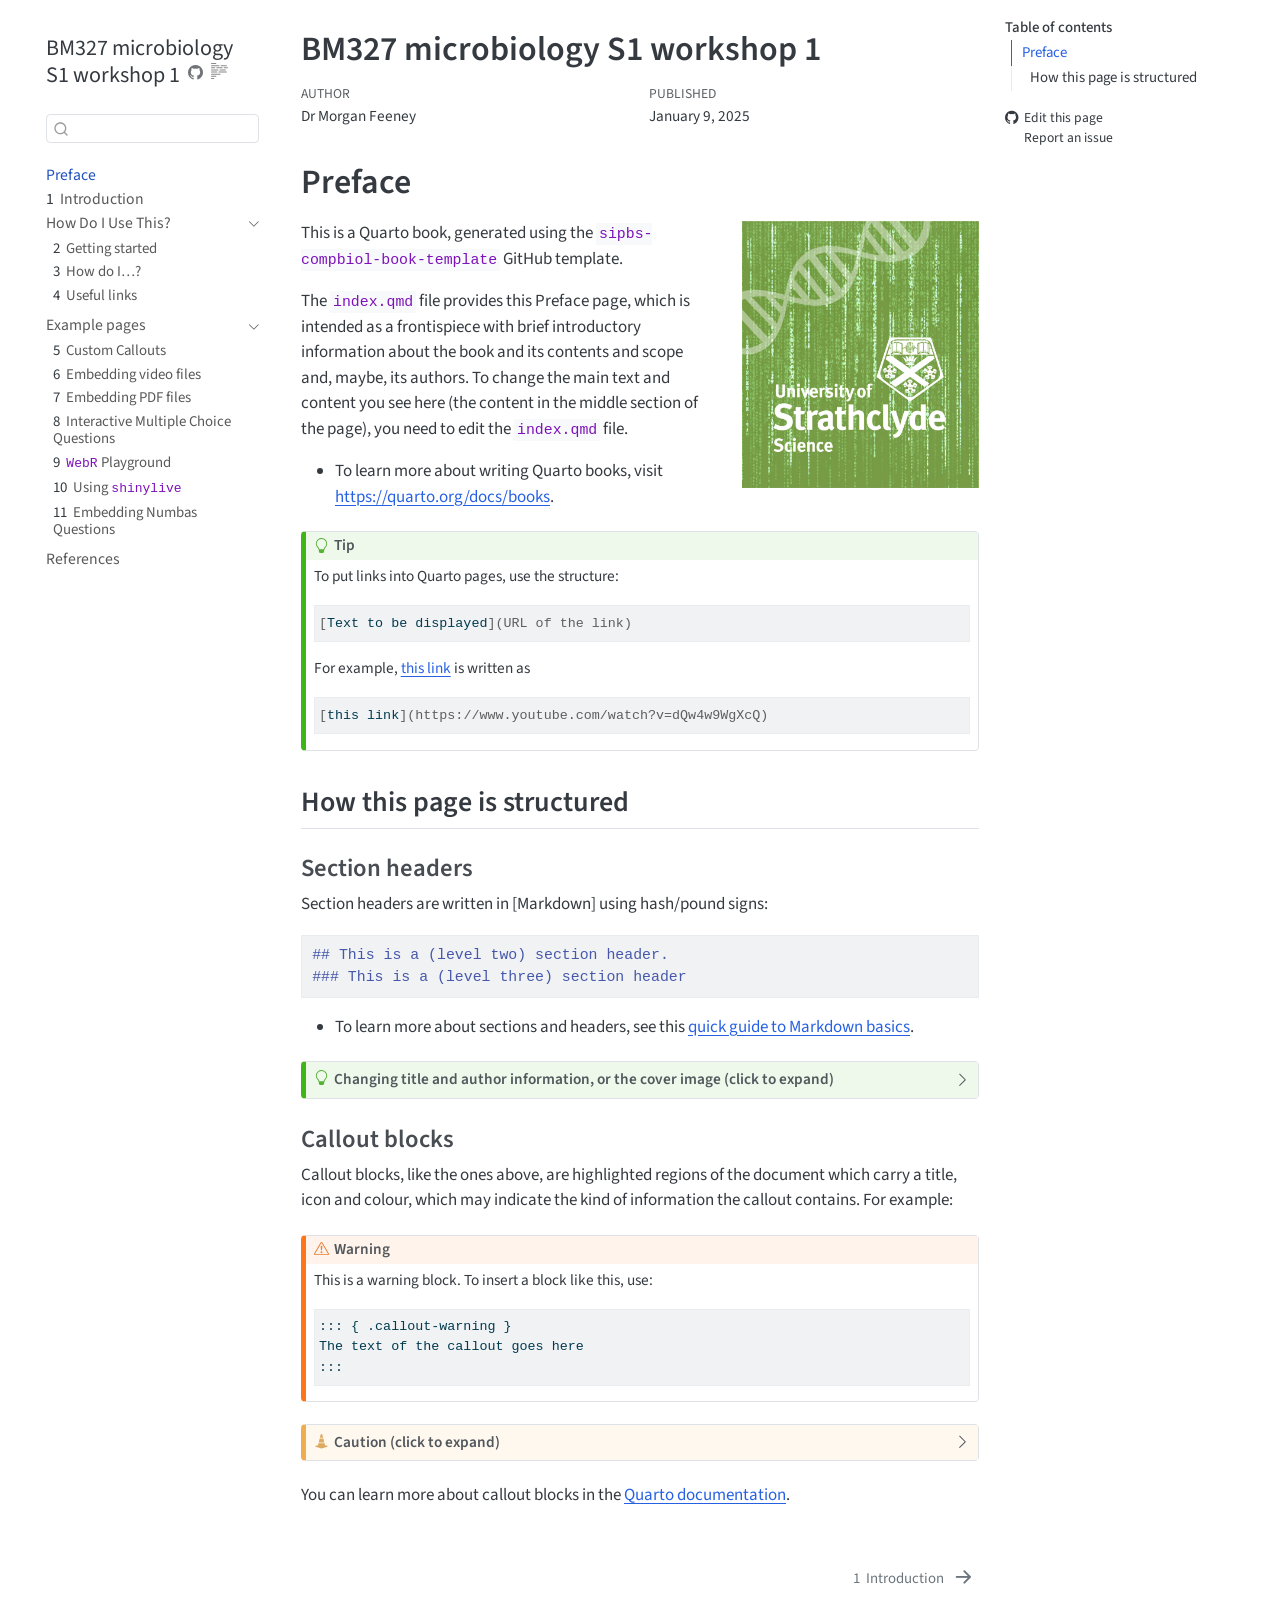
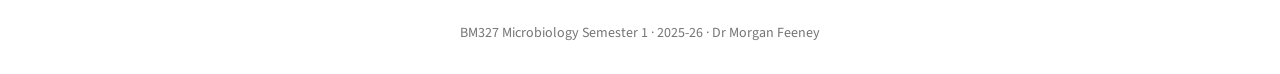
<file: index.html>
<!DOCTYPE html>
<html xmlns="http://www.w3.org/1999/xhtml" lang="en" xml:lang="en"><head>

<meta charset="utf-8">
<meta name="generator" content="quarto-1.7.32">

<meta name="viewport" content="width=device-width, initial-scale=1.0, user-scalable=yes">

<meta name="author" content="Leighton Pritchard">
<meta name="dcterms.date" content="2025-01-09">

<title>BM327 microbiology S1 workshop 1</title>
<style>
code{white-space: pre-wrap;}
span.smallcaps{font-variant: small-caps;}
div.columns{display: flex; gap: min(4vw, 1.5em);}
div.column{flex: auto; overflow-x: auto;}
div.hanging-indent{margin-left: 1.5em; text-indent: -1.5em;}
ul.task-list{list-style: none;}
ul.task-list li input[type="checkbox"] {
  width: 0.8em;
  margin: 0 0.8em 0.2em -1em; /* quarto-specific, see https://github.com/quarto-dev/quarto-cli/issues/4556 */ 
  vertical-align: middle;
}
/* CSS for syntax highlighting */
html { -webkit-text-size-adjust: 100%; }
pre > code.sourceCode { white-space: pre; position: relative; }
pre > code.sourceCode > span { display: inline-block; line-height: 1.25; }
pre > code.sourceCode > span:empty { height: 1.2em; }
.sourceCode { overflow: visible; }
code.sourceCode > span { color: inherit; text-decoration: inherit; }
div.sourceCode { margin: 1em 0; }
pre.sourceCode { margin: 0; }
@media screen {
div.sourceCode { overflow: auto; }
}
@media print {
pre > code.sourceCode { white-space: pre-wrap; }
pre > code.sourceCode > span { text-indent: -5em; padding-left: 5em; }
}
pre.numberSource code
  { counter-reset: source-line 0; }
pre.numberSource code > span
  { position: relative; left: -4em; counter-increment: source-line; }
pre.numberSource code > span > a:first-child::before
  { content: counter(source-line);
    position: relative; left: -1em; text-align: right; vertical-align: baseline;
    border: none; display: inline-block;
    -webkit-touch-callout: none; -webkit-user-select: none;
    -khtml-user-select: none; -moz-user-select: none;
    -ms-user-select: none; user-select: none;
    padding: 0 4px; width: 4em;
  }
pre.numberSource { margin-left: 3em;  padding-left: 4px; }
div.sourceCode
  {   }
@media screen {
pre > code.sourceCode > span > a:first-child::before { text-decoration: underline; }
}
</style>


<script src="site_libs/quarto-nav/quarto-nav.js"></script>
<script src="site_libs/quarto-nav/headroom.min.js"></script>
<script src="site_libs/clipboard/clipboard.min.js"></script>
<script src="site_libs/quarto-search/autocomplete.umd.js"></script>
<script src="site_libs/quarto-search/fuse.min.js"></script>
<script src="site_libs/quarto-search/quarto-search.js"></script>
<meta name="quarto:offset" content="./">
<link href="./intro.html" rel="next">
<link href="./icon_32.png" rel="icon" type="image/png">
<script src="site_libs/quarto-html/quarto.js" type="module"></script>
<script src="site_libs/quarto-html/tabsets/tabsets.js" type="module"></script>
<script src="site_libs/quarto-html/popper.min.js"></script>
<script src="site_libs/quarto-html/tippy.umd.min.js"></script>
<script src="site_libs/quarto-html/anchor.min.js"></script>
<link href="site_libs/quarto-html/tippy.css" rel="stylesheet">
<link href="site_libs/quarto-html/quarto-syntax-highlighting-37eea08aefeeee20ff55810ff984fec1.css" rel="stylesheet" id="quarto-text-highlighting-styles">
<script src="site_libs/bootstrap/bootstrap.min.js"></script>
<link href="site_libs/bootstrap/bootstrap-icons.css" rel="stylesheet">
<link href="site_libs/bootstrap/bootstrap-5fd9db47a040b21ac2cac9a0b3b722ba.min.css" rel="stylesheet" append-hash="true" id="quarto-bootstrap" data-mode="light">
<link href="site_libs/quarto-contrib/alpine-3.12/buttons.css" rel="stylesheet">
<script id="quarto-search-options" type="application/json">{
  "location": "sidebar",
  "copy-button": false,
  "collapse-after": 3,
  "panel-placement": "start",
  "type": "textbox",
  "limit": 50,
  "keyboard-shortcut": [
    "f",
    "/",
    "s"
  ],
  "show-item-context": false,
  "language": {
    "search-no-results-text": "No results",
    "search-matching-documents-text": "matching documents",
    "search-copy-link-title": "Copy link to search",
    "search-hide-matches-text": "Hide additional matches",
    "search-more-match-text": "more match in this document",
    "search-more-matches-text": "more matches in this document",
    "search-clear-button-title": "Clear",
    "search-text-placeholder": "",
    "search-detached-cancel-button-title": "Cancel",
    "search-submit-button-title": "Submit",
    "search-label": "Search"
  }
}</script>
<style>
div.callout-callout-thumbs-up.callout {
  border-left-color: #008000;
}
div.callout-callout-thumbs-up.callout-style-default > .callout-header {
  background-color: rgba(0, 128, 0, 0.13);
}
div.callout-callout-thumbs-up .callout-toggle::before {  background-image: url('data:image/svg+xml,<svg xmlns="http://www.w3.org/2000/svg" width="16" height="16" fill="rgb(33, 37, 41)" class="bi bi-chevron-down" viewBox="0 0 16 16"><path fill-rule="evenodd" d="M1.646 4.646a.5.5 0 0 1 .708 0L8 10.293l5.646-5.647a.5.5 0 0 1 .708.708l-6 6a.5.5 0 0 1-.708 0l-6-6a.5.5 0 0 1 0-.708z"/></svg>');}
div.callout-callout-thumbs-up.callout-style-default .callout-icon::before, div.callout-callout-thumbs-up.callout-titled .callout-icon::before {
  content: '👍';
  background-image: none;
}
div.callout-callout-data.callout {
  border-left-color: #32CD32;
}
div.callout-callout-data.callout-style-default > .callout-header {
  background-color: rgba(50, 205, 50, 0.13);
}
div.callout-callout-data .callout-toggle::before {  background-image: url('data:image/svg+xml,<svg xmlns="http://www.w3.org/2000/svg" width="16" height="16" fill="rgb(33, 37, 41)" class="bi bi-chevron-down" viewBox="0 0 16 16"><path fill-rule="evenodd" d="M1.646 4.646a.5.5 0 0 1 .708 0L8 10.293l5.646-5.647a.5.5 0 0 1 .708.708l-6 6a.5.5 0 0 1-.708 0l-6-6a.5.5 0 0 1 0-.708z"/></svg>');}
div.callout-callout-data.callout-style-default .callout-icon::before, div.callout-callout-data.callout-titled .callout-icon::before {
  content: '📊';
  background-image: none;
}
div.callout-callout-discussion.callout {
  border-left-color: #BA55D3;
}
div.callout-callout-discussion.callout-style-default > .callout-header {
  background-color: rgba(186, 85, 211, 0.13);
}
div.callout-callout-discussion .callout-toggle::before {  background-image: url('data:image/svg+xml,<svg xmlns="http://www.w3.org/2000/svg" width="16" height="16" fill="rgb(33, 37, 41)" class="bi bi-chevron-down" viewBox="0 0 16 16"><path fill-rule="evenodd" d="M1.646 4.646a.5.5 0 0 1 .708 0L8 10.293l5.646-5.647a.5.5 0 0 1 .708.708l-6 6a.5.5 0 0 1-.708 0l-6-6a.5.5 0 0 1 0-.708z"/></svg>');}
div.callout-callout-discussion.callout-style-default .callout-icon::before, div.callout-callout-discussion.callout-titled .callout-icon::before {
  content: '✨';
  background-image: none;
}
div.callout-callout-challenge.callout {
  border-left-color: aquamarine;
}
div.callout-callout-challenge.callout-style-default > .callout-header {
  background-color: rgb(from aquamarine r g b / 13%);
}
div.callout-callout-challenge .callout-toggle::before {  background-image: url('data:image/svg+xml,<svg xmlns="http://www.w3.org/2000/svg" width="16" height="16" fill="rgb(33, 37, 41)" class="bi bi-chevron-down" viewBox="0 0 16 16"><path fill-rule="evenodd" d="M1.646 4.646a.5.5 0 0 1 .708 0L8 10.293l5.646-5.647a.5.5 0 0 1 .708.708l-6 6a.5.5 0 0 1-.708 0l-6-6a.5.5 0 0 1 0-.708z"/></svg>');}
div.callout-callout-challenge.callout-style-default .callout-icon::before, div.callout-callout-challenge.callout-titled .callout-icon::before {
  content: '🧑‍🏫';
  background-image: none;
}
div.callout-callout-todo.callout {
  border-left-color: pink;
}
div.callout-callout-todo.callout-style-default > .callout-header {
  background-color: rgb(from pink r g b / 13%);
}
div.callout-callout-todo .callout-toggle::before {  background-image: url('data:image/svg+xml,<svg xmlns="http://www.w3.org/2000/svg" width="16" height="16" fill="rgb(33, 37, 41)" class="bi bi-chevron-down" viewBox="0 0 16 16"><path fill-rule="evenodd" d="M1.646 4.646a.5.5 0 0 1 .708 0L8 10.293l5.646-5.647a.5.5 0 0 1 .708.708l-6 6a.5.5 0 0 1-.708 0l-6-6a.5.5 0 0 1 0-.708z"/></svg>');}
div.callout-callout-todo.callout-style-default .callout-icon::before, div.callout-callout-todo.callout-titled .callout-icon::before {
  content: '📝';
  background-image: none;
}
div.callout-callout-case-study.callout {
  border-left-color: #FFA500;
}
div.callout-callout-case-study.callout-style-default > .callout-header {
  background-color: rgba(255, 165, 0, 0.13);
}
div.callout-callout-case-study .callout-toggle::before {  background-image: url('data:image/svg+xml,<svg xmlns="http://www.w3.org/2000/svg" width="16" height="16" fill="rgb(33, 37, 41)" class="bi bi-chevron-down" viewBox="0 0 16 16"><path fill-rule="evenodd" d="M1.646 4.646a.5.5 0 0 1 .708 0L8 10.293l5.646-5.647a.5.5 0 0 1 .708.708l-6 6a.5.5 0 0 1-.708 0l-6-6a.5.5 0 0 1 0-.708z"/></svg>');}
div.callout-callout-case-study.callout-style-default .callout-icon::before, div.callout-callout-case-study.callout-titled .callout-icon::before {
  content: '🔍';
  background-image: none;
}
div.callout-callout-question.callout {
  border-left-color: yellow;
}
div.callout-callout-question.callout-style-default > .callout-header {
  background-color: rgb(from yellow r g b / 13%);
}
div.callout-callout-question .callout-toggle::before {  background-image: url('data:image/svg+xml,<svg xmlns="http://www.w3.org/2000/svg" width="16" height="16" fill="rgb(33, 37, 41)" class="bi bi-chevron-down" viewBox="0 0 16 16"><path fill-rule="evenodd" d="M1.646 4.646a.5.5 0 0 1 .708 0L8 10.293l5.646-5.647a.5.5 0 0 1 .708.708l-6 6a.5.5 0 0 1-.708 0l-6-6a.5.5 0 0 1 0-.708z"/></svg>');}
div.callout-callout-question.callout-style-default .callout-icon::before, div.callout-callout-question.callout-titled .callout-icon::before {
  content: '🙋';
  background-image: none;
}
div.callout-callout-questions.callout {
  border-left-color: yellow;
}
div.callout-callout-questions.callout-style-default > .callout-header {
  background-color: rgb(from yellow r g b / 13%);
}
div.callout-callout-questions .callout-toggle::before {  background-image: url('data:image/svg+xml,<svg xmlns="http://www.w3.org/2000/svg" width="16" height="16" fill="rgb(33, 37, 41)" class="bi bi-chevron-down" viewBox="0 0 16 16"><path fill-rule="evenodd" d="M1.646 4.646a.5.5 0 0 1 .708 0L8 10.293l5.646-5.647a.5.5 0 0 1 .708.708l-6 6a.5.5 0 0 1-.708 0l-6-6a.5.5 0 0 1 0-.708z"/></svg>');}
div.callout-callout-questions.callout-style-default .callout-icon::before, div.callout-callout-questions.callout-titled .callout-icon::before {
  content: '🙋️';
  background-image: none;
}
div.callout-callout-microbe.callout {
  border-left-color: #1E90FF;
}
div.callout-callout-microbe.callout-style-default > .callout-header {
  background-color: rgba(30, 144, 255, 0.13);
}
div.callout-callout-microbe .callout-toggle::before {  background-image: url('data:image/svg+xml,<svg xmlns="http://www.w3.org/2000/svg" width="16" height="16" fill="rgb(33, 37, 41)" class="bi bi-chevron-down" viewBox="0 0 16 16"><path fill-rule="evenodd" d="M1.646 4.646a.5.5 0 0 1 .708 0L8 10.293l5.646-5.647a.5.5 0 0 1 .708.708l-6 6a.5.5 0 0 1-.708 0l-6-6a.5.5 0 0 1 0-.708z"/></svg>');}
div.callout-callout-microbe.callout-style-default .callout-icon::before, div.callout-callout-microbe.callout-titled .callout-icon::before {
  content: '🧫';
  background-image: none;
}
</style>


</head>

<body class="nav-sidebar floating quarto-light">

<div id="quarto-search-results"></div>
  <header id="quarto-header" class="headroom fixed-top">
  <nav class="quarto-secondary-nav">
    <div class="container-fluid d-flex">
      <button type="button" class="quarto-btn-toggle btn" data-bs-toggle="collapse" role="button" data-bs-target=".quarto-sidebar-collapse-item" aria-controls="quarto-sidebar" aria-expanded="false" aria-label="Toggle sidebar navigation" onclick="if (window.quartoToggleHeadroom) { window.quartoToggleHeadroom(); }">
        <i class="bi bi-layout-text-sidebar-reverse"></i>
      </button>
        <nav class="quarto-page-breadcrumbs" aria-label="breadcrumb"><ol class="breadcrumb"><li class="breadcrumb-item"><a href="./index.html">Preface</a></li></ol></nav>
        <a class="flex-grow-1" role="navigation" data-bs-toggle="collapse" data-bs-target=".quarto-sidebar-collapse-item" aria-controls="quarto-sidebar" aria-expanded="false" aria-label="Toggle sidebar navigation" onclick="if (window.quartoToggleHeadroom) { window.quartoToggleHeadroom(); }">      
        </a>
      <button type="button" class="btn quarto-search-button" aria-label="Search" onclick="window.quartoOpenSearch();">
        <i class="bi bi-search"></i>
      </button>
    </div>
  </nav>
</header>
<!-- content -->
<div id="quarto-content" class="quarto-container page-columns page-rows-contents page-layout-article">
<!-- sidebar -->
  <nav id="quarto-sidebar" class="sidebar collapse collapse-horizontal quarto-sidebar-collapse-item sidebar-navigation floating overflow-auto">
    <div class="pt-lg-2 mt-2 text-left sidebar-header">
    <div class="sidebar-title mb-0 py-0">
      <a href="./">BM327 microbiology S1 workshop 1</a> 
        <div class="sidebar-tools-main">
    <a href="https://github.com/mafeeney/BM327microS1-w1" title="Source Code" class="quarto-navigation-tool px-1" aria-label="Source Code"><i class="bi bi-github"></i></a>
  <a href="" class="quarto-reader-toggle quarto-navigation-tool px-1" onclick="window.quartoToggleReader(); return false;" title="Toggle reader mode">
  <div class="quarto-reader-toggle-btn">
  <i class="bi"></i>
  </div>
</a>
</div>
    </div>
      </div>
        <div class="mt-2 flex-shrink-0 align-items-center">
        <div class="sidebar-search">
        <div id="quarto-search" class="" title="Search"></div>
        </div>
        </div>
    <div class="sidebar-menu-container"> 
    <ul class="list-unstyled mt-1">
        <li class="sidebar-item">
  <div class="sidebar-item-container"> 
  <a href="./index.html" class="sidebar-item-text sidebar-link active">
 <span class="menu-text">Preface</span></a>
  </div>
</li>
        <li class="sidebar-item">
  <div class="sidebar-item-container"> 
  <a href="./intro.html" class="sidebar-item-text sidebar-link">
 <span class="menu-text"><span class="chapter-number">1</span>&nbsp; <span class="chapter-title">Introduction</span></span></a>
  </div>
</li>
        <li class="sidebar-item sidebar-item-section">
      <div class="sidebar-item-container"> 
            <a href="./early-section.html" class="sidebar-item-text sidebar-link">
 <span class="menu-text">How Do I Use This?</span></a>
          <a class="sidebar-item-toggle text-start" data-bs-toggle="collapse" data-bs-target="#quarto-sidebar-section-1" role="navigation" aria-expanded="true" aria-label="Toggle section">
            <i class="bi bi-chevron-right ms-2"></i>
          </a> 
      </div>
      <ul id="quarto-sidebar-section-1" class="collapse list-unstyled sidebar-section depth1 show">  
          <li class="sidebar-item">
  <div class="sidebar-item-container"> 
  <a href="./tutorial.html" class="sidebar-item-text sidebar-link">
 <span class="menu-text"><span class="chapter-number">2</span>&nbsp; <span class="chapter-title">Getting started</span></span></a>
  </div>
</li>
          <li class="sidebar-item">
  <div class="sidebar-item-container"> 
  <a href="./howto.html" class="sidebar-item-text sidebar-link">
 <span class="menu-text"><span class="chapter-number">3</span>&nbsp; <span class="chapter-title">How do I…?</span></span></a>
  </div>
</li>
          <li class="sidebar-item">
  <div class="sidebar-item-container"> 
  <a href="./links.html" class="sidebar-item-text sidebar-link">
 <span class="menu-text"><span class="chapter-number">4</span>&nbsp; <span class="chapter-title">Useful links</span></span></a>
  </div>
</li>
      </ul>
  </li>
        <li class="sidebar-item sidebar-item-section">
      <div class="sidebar-item-container"> 
            <a href="./example_pages.html" class="sidebar-item-text sidebar-link">
 <span class="menu-text">Example pages</span></a>
          <a class="sidebar-item-toggle text-start" data-bs-toggle="collapse" data-bs-target="#quarto-sidebar-section-2" role="navigation" aria-expanded="true" aria-label="Toggle section">
            <i class="bi bi-chevron-right ms-2"></i>
          </a> 
      </div>
      <ul id="quarto-sidebar-section-2" class="collapse list-unstyled sidebar-section depth1 show">  
          <li class="sidebar-item">
  <div class="sidebar-item-container"> 
  <a href="./callouts.html" class="sidebar-item-text sidebar-link">
 <span class="menu-text"><span class="chapter-number">5</span>&nbsp; <span class="chapter-title">Custom Callouts</span></span></a>
  </div>
</li>
          <li class="sidebar-item">
  <div class="sidebar-item-container"> 
  <a href="./movies.html" class="sidebar-item-text sidebar-link">
 <span class="menu-text"><span class="chapter-number">6</span>&nbsp; <span class="chapter-title">Embedding video files</span></span></a>
  </div>
</li>
          <li class="sidebar-item">
  <div class="sidebar-item-container"> 
  <a href="./embedpdf.html" class="sidebar-item-text sidebar-link">
 <span class="menu-text"><span class="chapter-number">7</span>&nbsp; <span class="chapter-title">Embedding PDF files</span></span></a>
  </div>
</li>
          <li class="sidebar-item">
  <div class="sidebar-item-container"> 
  <a href="./quiz.html" class="sidebar-item-text sidebar-link">
 <span class="menu-text"><span class="chapter-number">8</span>&nbsp; <span class="chapter-title">Interactive Multiple Choice Questions</span></span></a>
  </div>
</li>
          <li class="sidebar-item">
  <div class="sidebar-item-container"> 
  <a href="./webr-example.html" class="sidebar-item-text sidebar-link">
 <span class="menu-text"><span class="chapter-number">9</span>&nbsp; <span class="chapter-title"><code>WebR</code> Playground</span></span></a>
  </div>
</li>
          <li class="sidebar-item">
  <div class="sidebar-item-container"> 
  <a href="./shinylive.html" class="sidebar-item-text sidebar-link">
 <span class="menu-text"><span class="chapter-number">10</span>&nbsp; <span class="chapter-title">Using <code>shinylive</code></span></span></a>
  </div>
</li>
          <li class="sidebar-item">
  <div class="sidebar-item-container"> 
  <a href="./numbas.html" class="sidebar-item-text sidebar-link">
 <span class="menu-text"><span class="chapter-number">11</span>&nbsp; <span class="chapter-title">Embedding Numbas Questions</span></span></a>
  </div>
</li>
      </ul>
  </li>
        <li class="sidebar-item">
  <div class="sidebar-item-container"> 
  <a href="./references.html" class="sidebar-item-text sidebar-link">
 <span class="menu-text">References</span></a>
  </div>
</li>
    </ul>
    </div>
</nav>
<div id="quarto-sidebar-glass" class="quarto-sidebar-collapse-item" data-bs-toggle="collapse" data-bs-target=".quarto-sidebar-collapse-item"></div>
<!-- margin-sidebar -->
    <div id="quarto-margin-sidebar" class="sidebar margin-sidebar">
        <nav id="TOC" role="doc-toc" class="toc-active">
    <h2 id="toc-title">Table of contents</h2>
   
  <ul>
  <li><a href="#preface" id="toc-preface" class="nav-link active" data-scroll-target="#preface">Preface</a>
  <ul class="collapse">
  <li><a href="#how-this-page-is-structured" id="toc-how-this-page-is-structured" class="nav-link" data-scroll-target="#how-this-page-is-structured">How this page is structured</a>
  <ul class="collapse">
  <li><a href="#section-headers" id="toc-section-headers" class="nav-link" data-scroll-target="#section-headers">Section headers</a></li>
  <li><a href="#callout-blocks" id="toc-callout-blocks" class="nav-link" data-scroll-target="#callout-blocks">Callout blocks</a></li>
  </ul></li>
  </ul></li>
  </ul>
<div class="toc-actions"><ul><li><a href="https://github.com/mafeeney/BM327microS1-w1/edit/main/index.qmd" class="toc-action"><i class="bi bi-github"></i>Edit this page</a></li><li><a href="https://github.com/mafeeney/BM327microS1-w1/issues/new" class="toc-action"><i class="bi empty"></i>Report an issue</a></li></ul></div></nav>
    </div>
<!-- main -->
<main class="content" id="quarto-document-content">

<header id="title-block-header" class="quarto-title-block default">
<div class="quarto-title">
<h1 class="title">BM327 microbiology S1 workshop 1</h1>
</div>



<div class="quarto-title-meta">

    <div>
    <div class="quarto-title-meta-heading">Author</div>
    <div class="quarto-title-meta-contents">
             <p>Dr Morgan Feeney </p>
          </div>
  </div>
    
    <div>
    <div class="quarto-title-meta-heading">Published</div>
    <div class="quarto-title-meta-contents">
      <p class="date">January 9, 2025</p>
    </div>
  </div>
  
    
  </div>
  


</header>



<section id="preface" class="level1 unnumbered">
<h1 class="unnumbered">Preface</h1><p><img src="sipbs_compbio_800.png" title="BM327 microbiology S1 workshop 1" class="quarto-cover-image nolightbox img-fluid"></p>
<p>This is a Quarto book, generated using the <code>sipbs-compbiol-book-template</code> GitHub template.</p>
<p>The <code>index.qmd</code> file provides this Preface page, which is intended as a frontispiece with brief introductory information about the book and its contents and scope and, maybe, its authors. To change the main text and content you see here (the content in the middle section of the page), you need to edit the <code>index.qmd</code> file.</p>
<ul>
<li>To learn more about writing Quarto books, visit <a href="https://quarto.org/docs/books">https://quarto.org/docs/books</a>.</li>
</ul>
<div class="callout callout-style-default callout-tip callout-titled">
<div class="callout-header d-flex align-content-center">
<div class="callout-icon-container">
<i class="callout-icon"></i>
</div>
<div class="callout-title-container flex-fill">
Tip
</div>
</div>
<div class="callout-body-container callout-body">
<p>To put links into Quarto pages, use the structure:</p>
<div class="sourceCode" id="cb1"><pre class="sourceCode markdown code-with-copy"><code class="sourceCode markdown"><span id="cb1-1"><a href="#cb1-1" aria-hidden="true" tabindex="-1"></a><span class="co">[</span><span class="ot">Text to be displayed</span><span class="co">](URL of the link)</span></span></code><button title="Copy to Clipboard" class="code-copy-button"><i class="bi"></i></button></pre></div>
<p>For example, <a href="https://www.youtube.com/watch?v=dQw4w9WgXcQ">this link</a> is written as</p>
<div class="sourceCode" id="cb2"><pre class="sourceCode markdown code-with-copy"><code class="sourceCode markdown"><span id="cb2-1"><a href="#cb2-1" aria-hidden="true" tabindex="-1"></a><span class="co">[</span><span class="ot">this link</span><span class="co">](https://www.youtube.com/watch?v=dQw4w9WgXcQ)</span></span></code><button title="Copy to Clipboard" class="code-copy-button"><i class="bi"></i></button></pre></div>
</div>
</div>
<section id="how-this-page-is-structured" class="level2">
<h2 class="anchored" data-anchor-id="how-this-page-is-structured">How this page is structured</h2>
<section id="section-headers" class="level3">
<h3 class="anchored" data-anchor-id="section-headers">Section headers</h3>
<p>Section headers are written in [Markdown] using hash/pound signs:</p>
<div class="sourceCode" id="cb3"><pre class="sourceCode markdown code-with-copy"><code class="sourceCode markdown"><span id="cb3-1"><a href="#cb3-1" aria-hidden="true" tabindex="-1"></a><span class="fu">## This is a (level two) section header.</span></span>
<span id="cb3-2"><a href="#cb3-2" aria-hidden="true" tabindex="-1"></a><span class="fu">### This is a (level three) section header</span></span></code><button title="Copy to Clipboard" class="code-copy-button"><i class="bi"></i></button></pre></div>
<ul>
<li>To learn more about sections and headers, see this <a href="https://quarto.org/docs/authoring/markdown-basics.html">quick guide to Markdown basics</a>.</li>
</ul>
<div class="callout callout-style-default callout-tip callout-titled">
<div class="callout-header d-flex align-content-center" data-bs-toggle="collapse" data-bs-target=".callout-2-contents" aria-controls="callout-2" aria-expanded="false" aria-label="Toggle callout">
<div class="callout-icon-container">
<i class="callout-icon"></i>
</div>
<div class="callout-title-container flex-fill">
Changing title and author information, or the cover image (click to expand)
</div>
<div class="callout-btn-toggle d-inline-block border-0 py-1 ps-1 pe-0 float-end"><i class="callout-toggle"></i></div>
</div>
<div id="callout-2" class="callout-2-contents callout-collapse collapse">
<div class="callout-body-container callout-body">
<p>The book title, author, date, and cover image are specified in the <code>_quarto.yml</code>. To change this information, edit that file, and re-render the page.</p>
<div class="sourceCode" id="cb4"><pre class="sourceCode yaml code-with-copy"><code class="sourceCode yaml"><span id="cb4-1"><a href="#cb4-1" aria-hidden="true" tabindex="-1"></a><span class="fu">book</span><span class="kw">:</span></span>
<span id="cb4-2"><a href="#cb4-2" aria-hidden="true" tabindex="-1"></a><span class="at">  </span><span class="fu">title</span><span class="kw">:</span><span class="at"> </span><span class="st">"THE TITLE OF THE BOOK"</span></span>
<span id="cb4-3"><a href="#cb4-3" aria-hidden="true" tabindex="-1"></a><span class="at">  </span><span class="fu">author</span><span class="kw">:</span><span class="at"> </span><span class="st">"AUTHOR NAME"</span></span>
<span id="cb4-4"><a href="#cb4-4" aria-hidden="true" tabindex="-1"></a><span class="at">  </span><span class="fu">date</span><span class="kw">:</span><span class="at"> </span><span class="st">"DD/MM/YY"</span></span>
<span id="cb4-5"><a href="#cb4-5" aria-hidden="true" tabindex="-1"></a><span class="at">  </span><span class="fu">cover-image</span><span class="kw">:</span><span class="at"> sipbs_compbio_800.png</span></span></code><button title="Copy to Clipboard" class="code-copy-button"><i class="bi"></i></button></pre></div>
</div>
</div>
</div>
</section>
<section id="callout-blocks" class="level3">
<h3 class="anchored" data-anchor-id="callout-blocks">Callout blocks</h3>
<p>Callout blocks, like the ones above, are highlighted regions of the document which carry a title, icon and colour, which may indicate the kind of information the callout contains. For example:</p>
<div class="callout callout-style-default callout-warning callout-titled">
<div class="callout-header d-flex align-content-center">
<div class="callout-icon-container">
<i class="callout-icon"></i>
</div>
<div class="callout-title-container flex-fill">
Warning
</div>
</div>
<div class="callout-body-container callout-body">
<p>This is a warning block. To insert a block like this, use:</p>
<div class="sourceCode" id="cb5"><pre class="sourceCode markdown code-with-copy"><code class="sourceCode markdown"><span id="cb5-1"><a href="#cb5-1" aria-hidden="true" tabindex="-1"></a>::: { .callout-warning }</span>
<span id="cb5-2"><a href="#cb5-2" aria-hidden="true" tabindex="-1"></a>The text of the callout goes here</span>
<span id="cb5-3"><a href="#cb5-3" aria-hidden="true" tabindex="-1"></a>:::</span></code><button title="Copy to Clipboard" class="code-copy-button"><i class="bi"></i></button></pre></div>
</div>
</div>
<div class="callout callout-style-default callout-caution callout-titled" title="Caution (click to expand)">
<div class="callout-header d-flex align-content-center" data-bs-toggle="collapse" data-bs-target=".callout-4-contents" aria-controls="callout-4" aria-expanded="false" aria-label="Toggle callout">
<div class="callout-icon-container">
<i class="callout-icon"></i>
</div>
<div class="callout-title-container flex-fill">
Caution (click to expand)
</div>
<div class="callout-btn-toggle d-inline-block border-0 py-1 ps-1 pe-0 float-end"><i class="callout-toggle"></i></div>
</div>
<div id="callout-4" class="callout-4-contents callout-collapse collapse">
<div class="callout-body-container callout-body">
<p>This is a caution block, which is collapsible when rendered as HTML/webpage but appears in full in the Word document. To make a callout collapsible, use <code>collapse="true"</code> as in the example below. This places a dropdown icon to the right of the title bar, which controls expansion.</p>
<div class="sourceCode" id="cb6"><pre class="sourceCode markdown code-with-copy"><code class="sourceCode markdown"><span id="cb6-1"><a href="#cb6-1" aria-hidden="true" tabindex="-1"></a>::: { .callout-caution collapse="true" title="Caution (click to expand)"}</span>
<span id="cb6-2"><a href="#cb6-2" aria-hidden="true" tabindex="-1"></a>This is a collapsible caution block. The callout content goes here.</span>
<span id="cb6-3"><a href="#cb6-3" aria-hidden="true" tabindex="-1"></a>:::</span></code><button title="Copy to Clipboard" class="code-copy-button"><i class="bi"></i></button></pre></div>
<p>Notice also that the title of the callout is specified between the curly braces as <code>title="Caution (click to expand)"</code>.</p>
</div>
</div>
</div>
<p>You can learn more about callout blocks in the <a href="https://quarto.org/docs/authoring/callouts.html">Quarto documentation</a>.</p>


</section>
</section>
</section>

</main> <!-- /main -->
<script id="quarto-html-after-body" type="application/javascript">
  window.document.addEventListener("DOMContentLoaded", function (event) {
    const icon = "";
    const anchorJS = new window.AnchorJS();
    anchorJS.options = {
      placement: 'right',
      icon: icon
    };
    anchorJS.add('.anchored');
    const isCodeAnnotation = (el) => {
      for (const clz of el.classList) {
        if (clz.startsWith('code-annotation-')) {                     
          return true;
        }
      }
      return false;
    }
    const onCopySuccess = function(e) {
      // button target
      const button = e.trigger;
      // don't keep focus
      button.blur();
      // flash "checked"
      button.classList.add('code-copy-button-checked');
      var currentTitle = button.getAttribute("title");
      button.setAttribute("title", "Copied!");
      let tooltip;
      if (window.bootstrap) {
        button.setAttribute("data-bs-toggle", "tooltip");
        button.setAttribute("data-bs-placement", "left");
        button.setAttribute("data-bs-title", "Copied!");
        tooltip = new bootstrap.Tooltip(button, 
          { trigger: "manual", 
            customClass: "code-copy-button-tooltip",
            offset: [0, -8]});
        tooltip.show();    
      }
      setTimeout(function() {
        if (tooltip) {
          tooltip.hide();
          button.removeAttribute("data-bs-title");
          button.removeAttribute("data-bs-toggle");
          button.removeAttribute("data-bs-placement");
        }
        button.setAttribute("title", currentTitle);
        button.classList.remove('code-copy-button-checked');
      }, 1000);
      // clear code selection
      e.clearSelection();
    }
    const getTextToCopy = function(trigger) {
        const codeEl = trigger.previousElementSibling.cloneNode(true);
        for (const childEl of codeEl.children) {
          if (isCodeAnnotation(childEl)) {
            childEl.remove();
          }
        }
        return codeEl.innerText;
    }
    const clipboard = new window.ClipboardJS('.code-copy-button:not([data-in-quarto-modal])', {
      text: getTextToCopy
    });
    clipboard.on('success', onCopySuccess);
    if (window.document.getElementById('quarto-embedded-source-code-modal')) {
      const clipboardModal = new window.ClipboardJS('.code-copy-button[data-in-quarto-modal]', {
        text: getTextToCopy,
        container: window.document.getElementById('quarto-embedded-source-code-modal')
      });
      clipboardModal.on('success', onCopySuccess);
    }
      var localhostRegex = new RegExp(/^(?:http|https):\/\/localhost\:?[0-9]*\//);
      var mailtoRegex = new RegExp(/^mailto:/);
        var filterRegex = new RegExp('/' + window.location.host + '/');
      var isInternal = (href) => {
          return filterRegex.test(href) || localhostRegex.test(href) || mailtoRegex.test(href);
      }
      // Inspect non-navigation links and adorn them if external
     var links = window.document.querySelectorAll('a[href]:not(.nav-link):not(.navbar-brand):not(.toc-action):not(.sidebar-link):not(.sidebar-item-toggle):not(.pagination-link):not(.no-external):not([aria-hidden]):not(.dropdown-item):not(.quarto-navigation-tool):not(.about-link)');
      for (var i=0; i<links.length; i++) {
        const link = links[i];
        if (!isInternal(link.href)) {
          // undo the damage that might have been done by quarto-nav.js in the case of
          // links that we want to consider external
          if (link.dataset.originalHref !== undefined) {
            link.href = link.dataset.originalHref;
          }
        }
      }
    function tippyHover(el, contentFn, onTriggerFn, onUntriggerFn) {
      const config = {
        allowHTML: true,
        maxWidth: 500,
        delay: 100,
        arrow: false,
        appendTo: function(el) {
            return el.parentElement;
        },
        interactive: true,
        interactiveBorder: 10,
        theme: 'quarto',
        placement: 'bottom-start',
      };
      if (contentFn) {
        config.content = contentFn;
      }
      if (onTriggerFn) {
        config.onTrigger = onTriggerFn;
      }
      if (onUntriggerFn) {
        config.onUntrigger = onUntriggerFn;
      }
      window.tippy(el, config); 
    }
    const noterefs = window.document.querySelectorAll('a[role="doc-noteref"]');
    for (var i=0; i<noterefs.length; i++) {
      const ref = noterefs[i];
      tippyHover(ref, function() {
        // use id or data attribute instead here
        let href = ref.getAttribute('data-footnote-href') || ref.getAttribute('href');
        try { href = new URL(href).hash; } catch {}
        const id = href.replace(/^#\/?/, "");
        const note = window.document.getElementById(id);
        if (note) {
          return note.innerHTML;
        } else {
          return "";
        }
      });
    }
    const xrefs = window.document.querySelectorAll('a.quarto-xref');
    const processXRef = (id, note) => {
      // Strip column container classes
      const stripColumnClz = (el) => {
        el.classList.remove("page-full", "page-columns");
        if (el.children) {
          for (const child of el.children) {
            stripColumnClz(child);
          }
        }
      }
      stripColumnClz(note)
      if (id === null || id.startsWith('sec-')) {
        // Special case sections, only their first couple elements
        const container = document.createElement("div");
        if (note.children && note.children.length > 2) {
          container.appendChild(note.children[0].cloneNode(true));
          for (let i = 1; i < note.children.length; i++) {
            const child = note.children[i];
            if (child.tagName === "P" && child.innerText === "") {
              continue;
            } else {
              container.appendChild(child.cloneNode(true));
              break;
            }
          }
          if (window.Quarto?.typesetMath) {
            window.Quarto.typesetMath(container);
          }
          return container.innerHTML
        } else {
          if (window.Quarto?.typesetMath) {
            window.Quarto.typesetMath(note);
          }
          return note.innerHTML;
        }
      } else {
        // Remove any anchor links if they are present
        const anchorLink = note.querySelector('a.anchorjs-link');
        if (anchorLink) {
          anchorLink.remove();
        }
        if (window.Quarto?.typesetMath) {
          window.Quarto.typesetMath(note);
        }
        if (note.classList.contains("callout")) {
          return note.outerHTML;
        } else {
          return note.innerHTML;
        }
      }
    }
    for (var i=0; i<xrefs.length; i++) {
      const xref = xrefs[i];
      tippyHover(xref, undefined, function(instance) {
        instance.disable();
        let url = xref.getAttribute('href');
        let hash = undefined; 
        if (url.startsWith('#')) {
          hash = url;
        } else {
          try { hash = new URL(url).hash; } catch {}
        }
        if (hash) {
          const id = hash.replace(/^#\/?/, "");
          const note = window.document.getElementById(id);
          if (note !== null) {
            try {
              const html = processXRef(id, note.cloneNode(true));
              instance.setContent(html);
            } finally {
              instance.enable();
              instance.show();
            }
          } else {
            // See if we can fetch this
            fetch(url.split('#')[0])
            .then(res => res.text())
            .then(html => {
              const parser = new DOMParser();
              const htmlDoc = parser.parseFromString(html, "text/html");
              const note = htmlDoc.getElementById(id);
              if (note !== null) {
                const html = processXRef(id, note);
                instance.setContent(html);
              } 
            }).finally(() => {
              instance.enable();
              instance.show();
            });
          }
        } else {
          // See if we can fetch a full url (with no hash to target)
          // This is a special case and we should probably do some content thinning / targeting
          fetch(url)
          .then(res => res.text())
          .then(html => {
            const parser = new DOMParser();
            const htmlDoc = parser.parseFromString(html, "text/html");
            const note = htmlDoc.querySelector('main.content');
            if (note !== null) {
              // This should only happen for chapter cross references
              // (since there is no id in the URL)
              // remove the first header
              if (note.children.length > 0 && note.children[0].tagName === "HEADER") {
                note.children[0].remove();
              }
              const html = processXRef(null, note);
              instance.setContent(html);
            } 
          }).finally(() => {
            instance.enable();
            instance.show();
          });
        }
      }, function(instance) {
      });
    }
        let selectedAnnoteEl;
        const selectorForAnnotation = ( cell, annotation) => {
          let cellAttr = 'data-code-cell="' + cell + '"';
          let lineAttr = 'data-code-annotation="' +  annotation + '"';
          const selector = 'span[' + cellAttr + '][' + lineAttr + ']';
          return selector;
        }
        const selectCodeLines = (annoteEl) => {
          const doc = window.document;
          const targetCell = annoteEl.getAttribute("data-target-cell");
          const targetAnnotation = annoteEl.getAttribute("data-target-annotation");
          const annoteSpan = window.document.querySelector(selectorForAnnotation(targetCell, targetAnnotation));
          const lines = annoteSpan.getAttribute("data-code-lines").split(",");
          const lineIds = lines.map((line) => {
            return targetCell + "-" + line;
          })
          let top = null;
          let height = null;
          let parent = null;
          if (lineIds.length > 0) {
              //compute the position of the single el (top and bottom and make a div)
              const el = window.document.getElementById(lineIds[0]);
              top = el.offsetTop;
              height = el.offsetHeight;
              parent = el.parentElement.parentElement;
            if (lineIds.length > 1) {
              const lastEl = window.document.getElementById(lineIds[lineIds.length - 1]);
              const bottom = lastEl.offsetTop + lastEl.offsetHeight;
              height = bottom - top;
            }
            if (top !== null && height !== null && parent !== null) {
              // cook up a div (if necessary) and position it 
              let div = window.document.getElementById("code-annotation-line-highlight");
              if (div === null) {
                div = window.document.createElement("div");
                div.setAttribute("id", "code-annotation-line-highlight");
                div.style.position = 'absolute';
                parent.appendChild(div);
              }
              div.style.top = top - 2 + "px";
              div.style.height = height + 4 + "px";
              div.style.left = 0;
              let gutterDiv = window.document.getElementById("code-annotation-line-highlight-gutter");
              if (gutterDiv === null) {
                gutterDiv = window.document.createElement("div");
                gutterDiv.setAttribute("id", "code-annotation-line-highlight-gutter");
                gutterDiv.style.position = 'absolute';
                const codeCell = window.document.getElementById(targetCell);
                const gutter = codeCell.querySelector('.code-annotation-gutter');
                gutter.appendChild(gutterDiv);
              }
              gutterDiv.style.top = top - 2 + "px";
              gutterDiv.style.height = height + 4 + "px";
            }
            selectedAnnoteEl = annoteEl;
          }
        };
        const unselectCodeLines = () => {
          const elementsIds = ["code-annotation-line-highlight", "code-annotation-line-highlight-gutter"];
          elementsIds.forEach((elId) => {
            const div = window.document.getElementById(elId);
            if (div) {
              div.remove();
            }
          });
          selectedAnnoteEl = undefined;
        };
          // Handle positioning of the toggle
      window.addEventListener(
        "resize",
        throttle(() => {
          elRect = undefined;
          if (selectedAnnoteEl) {
            selectCodeLines(selectedAnnoteEl);
          }
        }, 10)
      );
      function throttle(fn, ms) {
      let throttle = false;
      let timer;
        return (...args) => {
          if(!throttle) { // first call gets through
              fn.apply(this, args);
              throttle = true;
          } else { // all the others get throttled
              if(timer) clearTimeout(timer); // cancel #2
              timer = setTimeout(() => {
                fn.apply(this, args);
                timer = throttle = false;
              }, ms);
          }
        };
      }
        // Attach click handler to the DT
        const annoteDls = window.document.querySelectorAll('dt[data-target-cell]');
        for (const annoteDlNode of annoteDls) {
          annoteDlNode.addEventListener('click', (event) => {
            const clickedEl = event.target;
            if (clickedEl !== selectedAnnoteEl) {
              unselectCodeLines();
              const activeEl = window.document.querySelector('dt[data-target-cell].code-annotation-active');
              if (activeEl) {
                activeEl.classList.remove('code-annotation-active');
              }
              selectCodeLines(clickedEl);
              clickedEl.classList.add('code-annotation-active');
            } else {
              // Unselect the line
              unselectCodeLines();
              clickedEl.classList.remove('code-annotation-active');
            }
          });
        }
    const findCites = (el) => {
      const parentEl = el.parentElement;
      if (parentEl) {
        const cites = parentEl.dataset.cites;
        if (cites) {
          return {
            el,
            cites: cites.split(' ')
          };
        } else {
          return findCites(el.parentElement)
        }
      } else {
        return undefined;
      }
    };
    var bibliorefs = window.document.querySelectorAll('a[role="doc-biblioref"]');
    for (var i=0; i<bibliorefs.length; i++) {
      const ref = bibliorefs[i];
      const citeInfo = findCites(ref);
      if (citeInfo) {
        tippyHover(citeInfo.el, function() {
          var popup = window.document.createElement('div');
          citeInfo.cites.forEach(function(cite) {
            var citeDiv = window.document.createElement('div');
            citeDiv.classList.add('hanging-indent');
            citeDiv.classList.add('csl-entry');
            var biblioDiv = window.document.getElementById('ref-' + cite);
            if (biblioDiv) {
              citeDiv.innerHTML = biblioDiv.innerHTML;
            }
            popup.appendChild(citeDiv);
          });
          return popup.innerHTML;
        });
      }
    }
  });
  </script>
<nav class="page-navigation">
  <div class="nav-page nav-page-previous">
  </div>
  <div class="nav-page nav-page-next">
      <a href="./intro.html" class="pagination-link" aria-label="Introduction">
        <span class="nav-page-text"><span class="chapter-number">1</span>&nbsp; <span class="chapter-title">Introduction</span></span> <i class="bi bi-arrow-right-short"></i>
      </a>
  </div>
</nav>
</div> <!-- /content -->
<footer class="footer">
  <div class="nav-footer">
    <div class="nav-footer-left">
      &nbsp;
    </div>   
    <div class="nav-footer-center">
<p>BM327 Microbiology Semester 1 · 2025-26 · Dr Morgan Feeney</p>
<div class="toc-actions d-sm-block d-md-none"><ul><li><a href="https://github.com/mafeeney/BM327microS1-w1/edit/main/index.qmd" class="toc-action"><i class="bi bi-github"></i>Edit this page</a></li><li><a href="https://github.com/mafeeney/BM327microS1-w1/issues/new" class="toc-action"><i class="bi empty"></i>Report an issue</a></li></ul></div></div>
    <div class="nav-footer-right">
      &nbsp;
    </div>
  </div>
</footer>




<script src="site_libs/quarto-contrib/alpine-3.12/alpine@3.12.min.js"></script>
</body></html>
</file>
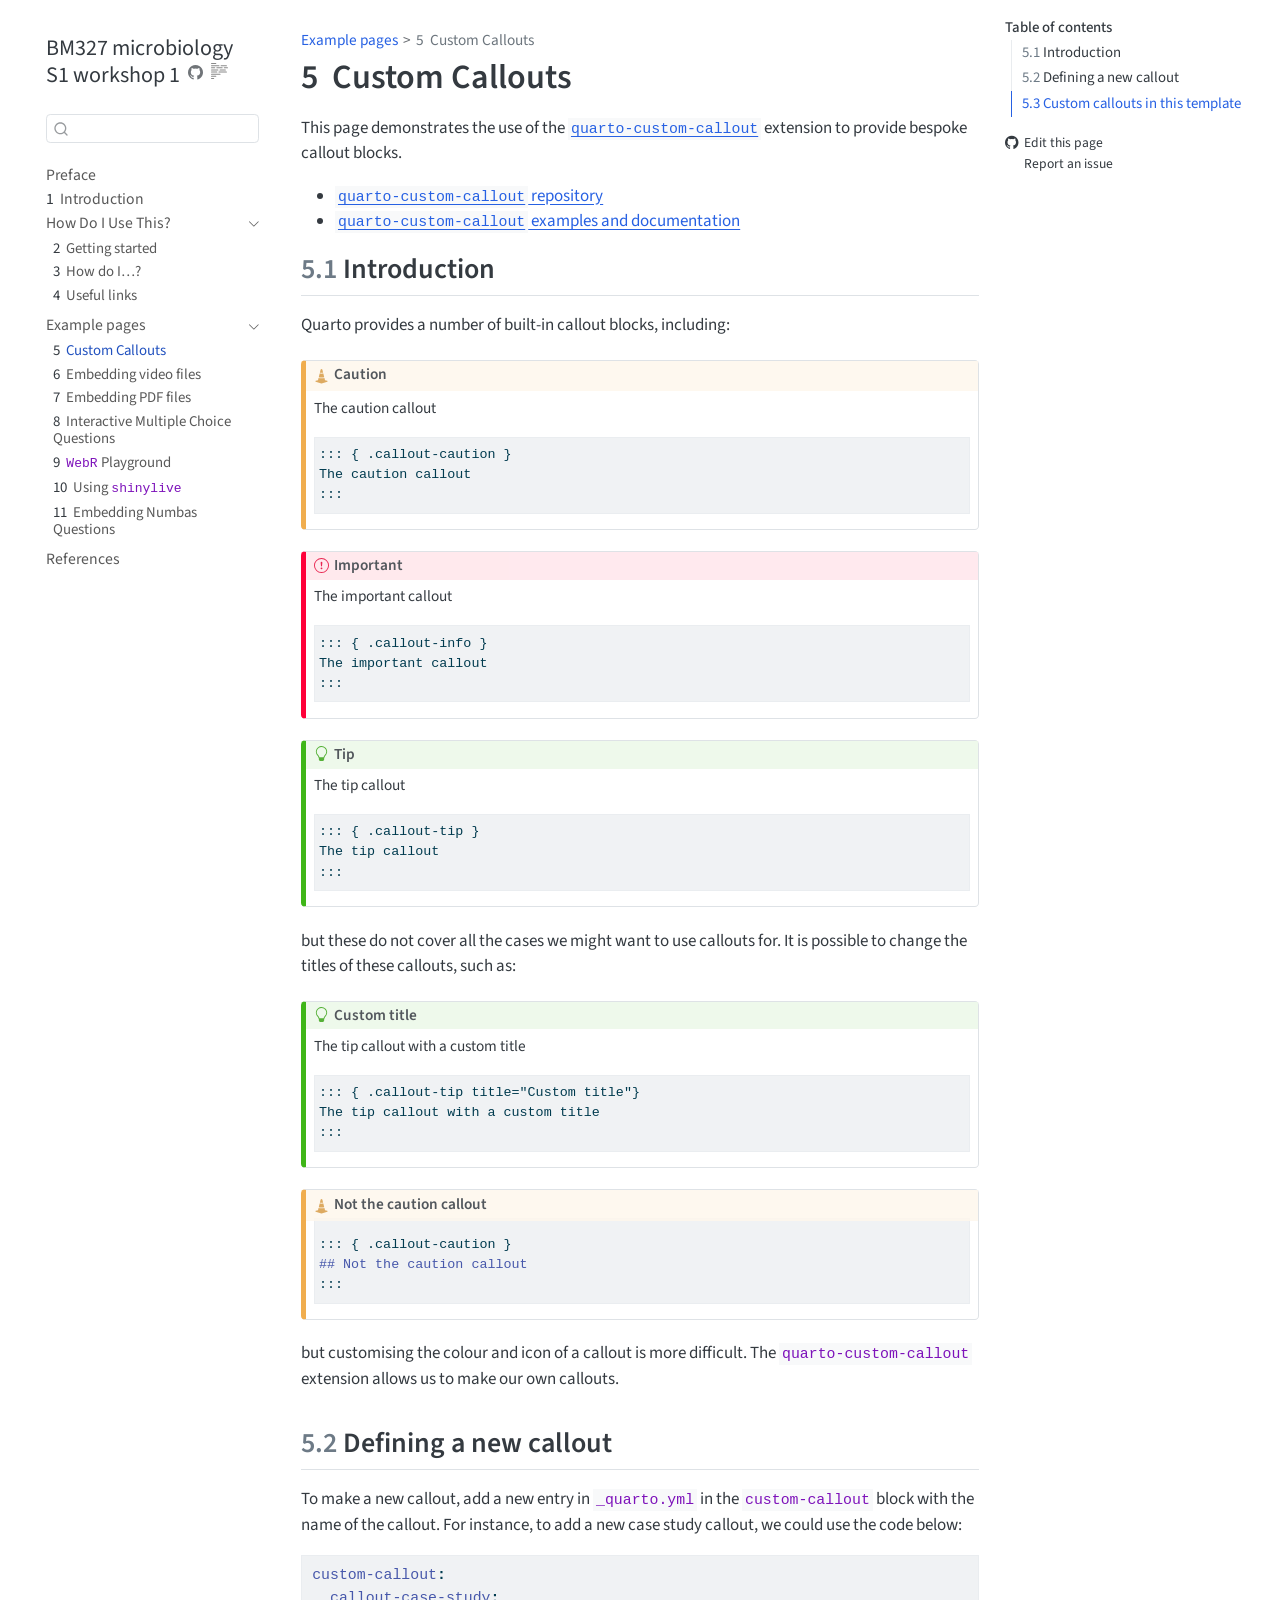
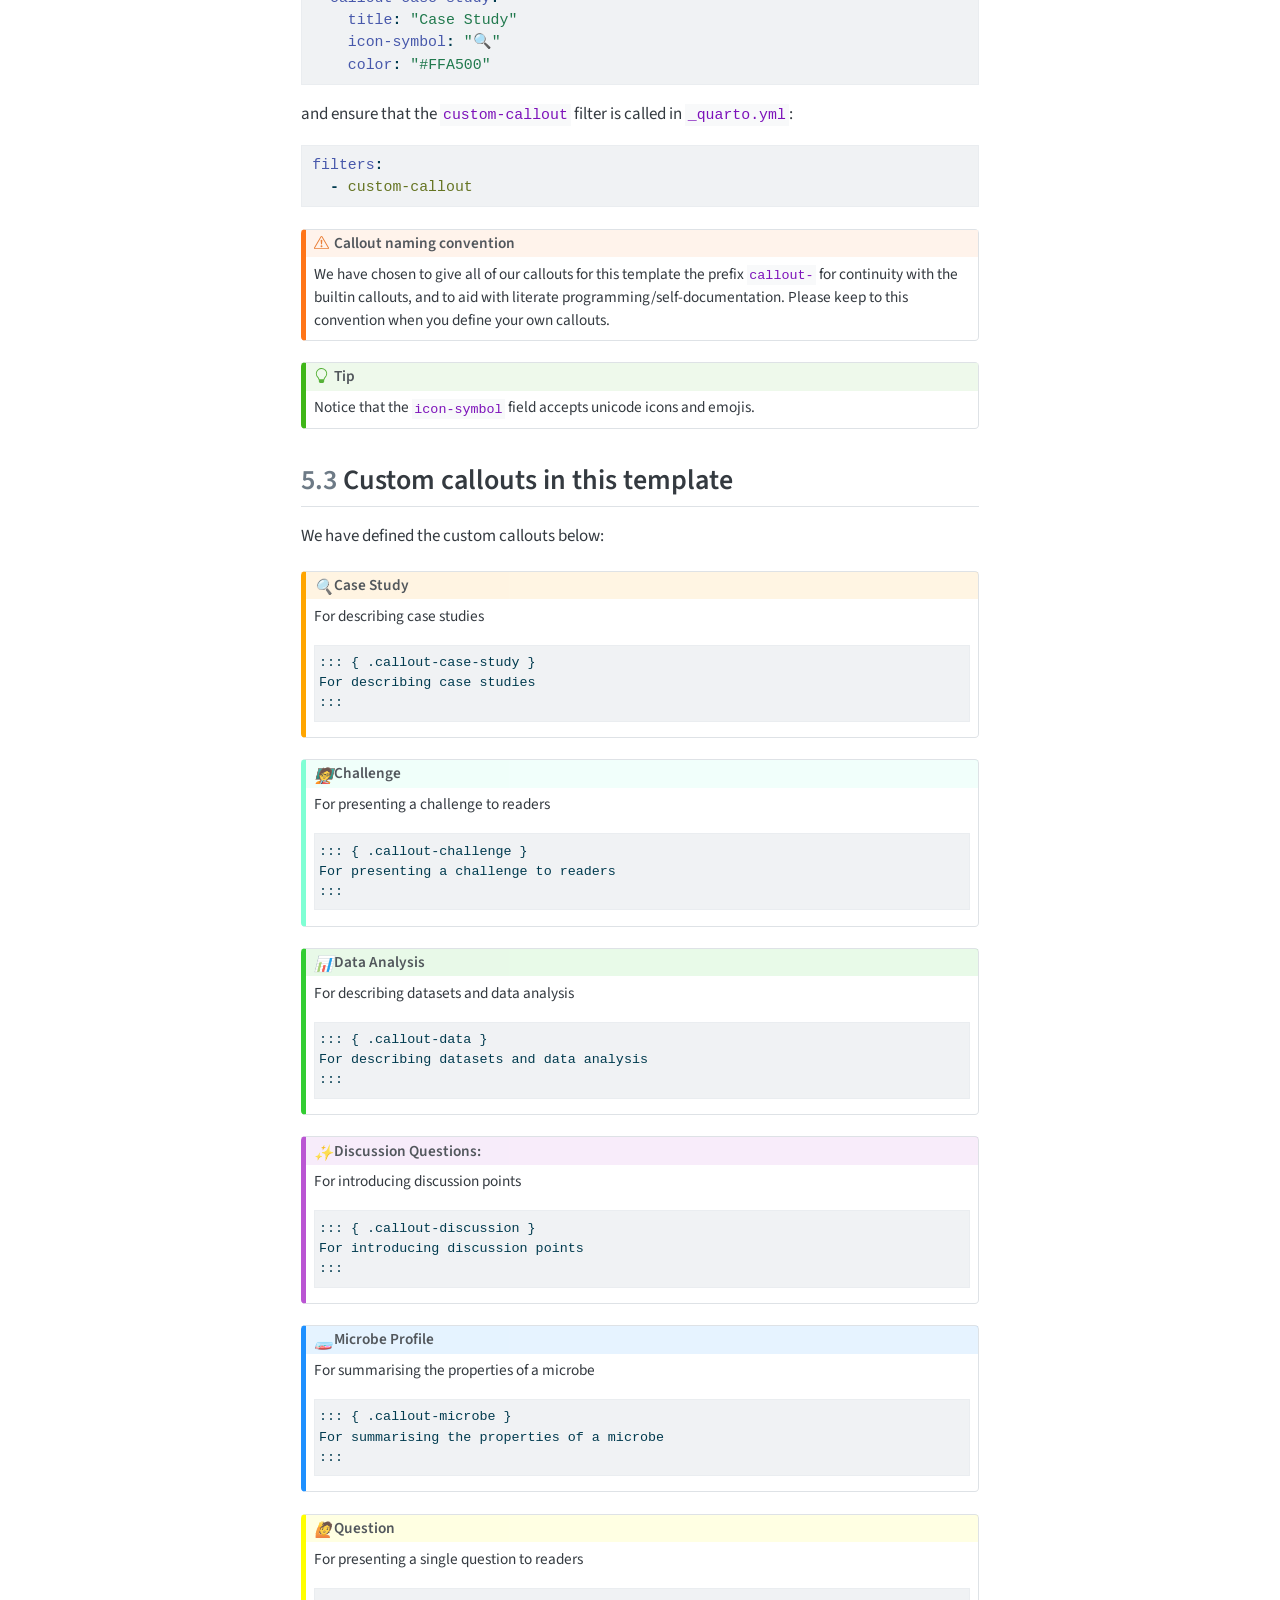
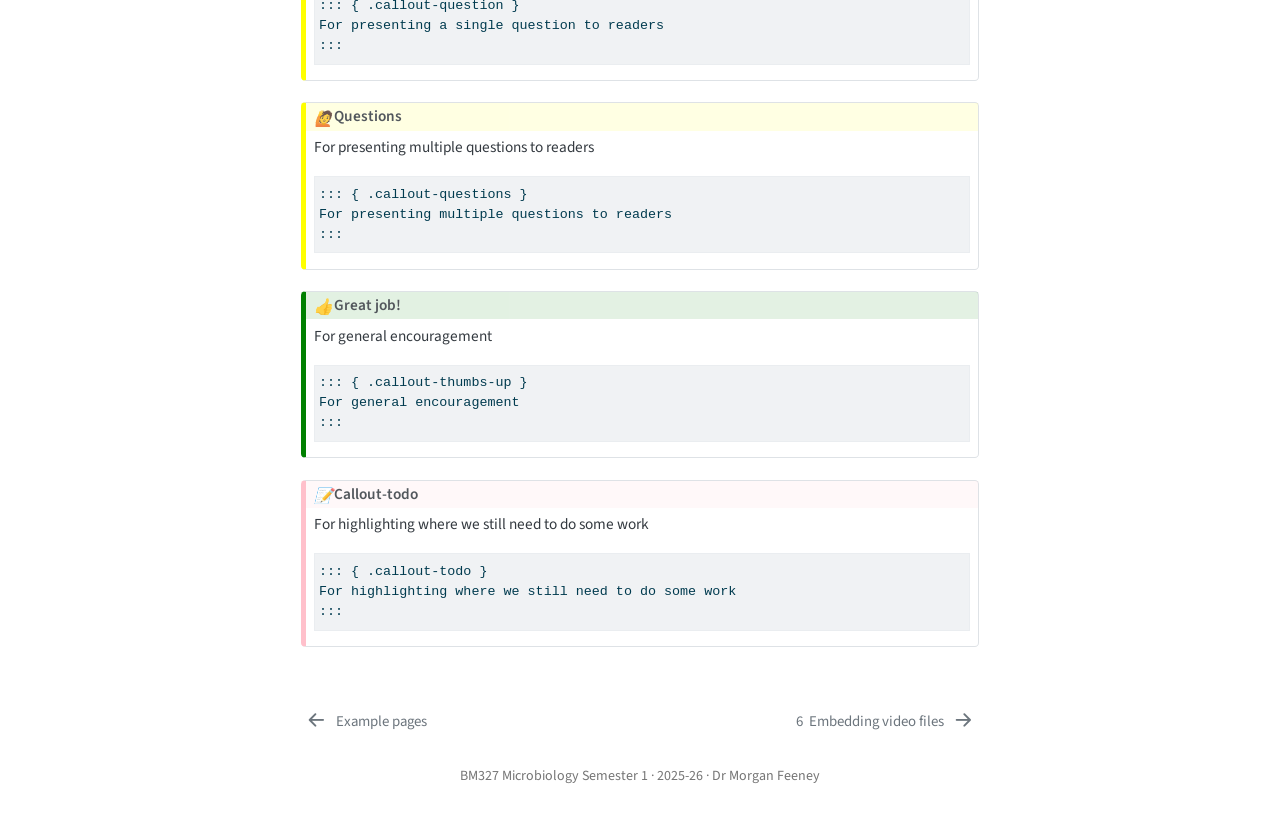
<file: callouts.html>
<!DOCTYPE html>
<html xmlns="http://www.w3.org/1999/xhtml" lang="en" xml:lang="en"><head>

<meta charset="utf-8">
<meta name="generator" content="quarto-1.7.32">

<meta name="viewport" content="width=device-width, initial-scale=1.0, user-scalable=yes">

<meta name="author" content="Leighton Pritchard">

<title>5&nbsp; Custom Callouts – BM327 microbiology S1 workshop 1</title>
<style>
code{white-space: pre-wrap;}
span.smallcaps{font-variant: small-caps;}
div.columns{display: flex; gap: min(4vw, 1.5em);}
div.column{flex: auto; overflow-x: auto;}
div.hanging-indent{margin-left: 1.5em; text-indent: -1.5em;}
ul.task-list{list-style: none;}
ul.task-list li input[type="checkbox"] {
  width: 0.8em;
  margin: 0 0.8em 0.2em -1em; /* quarto-specific, see https://github.com/quarto-dev/quarto-cli/issues/4556 */ 
  vertical-align: middle;
}
/* CSS for syntax highlighting */
html { -webkit-text-size-adjust: 100%; }
pre > code.sourceCode { white-space: pre; position: relative; }
pre > code.sourceCode > span { display: inline-block; line-height: 1.25; }
pre > code.sourceCode > span:empty { height: 1.2em; }
.sourceCode { overflow: visible; }
code.sourceCode > span { color: inherit; text-decoration: inherit; }
div.sourceCode { margin: 1em 0; }
pre.sourceCode { margin: 0; }
@media screen {
div.sourceCode { overflow: auto; }
}
@media print {
pre > code.sourceCode { white-space: pre-wrap; }
pre > code.sourceCode > span { text-indent: -5em; padding-left: 5em; }
}
pre.numberSource code
  { counter-reset: source-line 0; }
pre.numberSource code > span
  { position: relative; left: -4em; counter-increment: source-line; }
pre.numberSource code > span > a:first-child::before
  { content: counter(source-line);
    position: relative; left: -1em; text-align: right; vertical-align: baseline;
    border: none; display: inline-block;
    -webkit-touch-callout: none; -webkit-user-select: none;
    -khtml-user-select: none; -moz-user-select: none;
    -ms-user-select: none; user-select: none;
    padding: 0 4px; width: 4em;
  }
pre.numberSource { margin-left: 3em;  padding-left: 4px; }
div.sourceCode
  {   }
@media screen {
pre > code.sourceCode > span > a:first-child::before { text-decoration: underline; }
}
</style>


<script src="site_libs/quarto-nav/quarto-nav.js"></script>
<script src="site_libs/quarto-nav/headroom.min.js"></script>
<script src="site_libs/clipboard/clipboard.min.js"></script>
<script src="site_libs/quarto-search/autocomplete.umd.js"></script>
<script src="site_libs/quarto-search/fuse.min.js"></script>
<script src="site_libs/quarto-search/quarto-search.js"></script>
<meta name="quarto:offset" content="./">
<link href="./movies.html" rel="next">
<link href="./example_pages.html" rel="prev">
<link href="./icon_32.png" rel="icon" type="image/png">
<script src="site_libs/quarto-html/quarto.js" type="module"></script>
<script src="site_libs/quarto-html/tabsets/tabsets.js" type="module"></script>
<script src="site_libs/quarto-html/popper.min.js"></script>
<script src="site_libs/quarto-html/tippy.umd.min.js"></script>
<script src="site_libs/quarto-html/anchor.min.js"></script>
<link href="site_libs/quarto-html/tippy.css" rel="stylesheet">
<link href="site_libs/quarto-html/quarto-syntax-highlighting-37eea08aefeeee20ff55810ff984fec1.css" rel="stylesheet" id="quarto-text-highlighting-styles">
<script src="site_libs/bootstrap/bootstrap.min.js"></script>
<link href="site_libs/bootstrap/bootstrap-icons.css" rel="stylesheet">
<link href="site_libs/bootstrap/bootstrap-5fd9db47a040b21ac2cac9a0b3b722ba.min.css" rel="stylesheet" append-hash="true" id="quarto-bootstrap" data-mode="light">
<link href="site_libs/quarto-contrib/alpine-3.12/buttons.css" rel="stylesheet">
<script id="quarto-search-options" type="application/json">{
  "location": "sidebar",
  "copy-button": false,
  "collapse-after": 3,
  "panel-placement": "start",
  "type": "textbox",
  "limit": 50,
  "keyboard-shortcut": [
    "f",
    "/",
    "s"
  ],
  "show-item-context": false,
  "language": {
    "search-no-results-text": "No results",
    "search-matching-documents-text": "matching documents",
    "search-copy-link-title": "Copy link to search",
    "search-hide-matches-text": "Hide additional matches",
    "search-more-match-text": "more match in this document",
    "search-more-matches-text": "more matches in this document",
    "search-clear-button-title": "Clear",
    "search-text-placeholder": "",
    "search-detached-cancel-button-title": "Cancel",
    "search-submit-button-title": "Submit",
    "search-label": "Search"
  }
}</script>
<style>
div.callout-callout-case-study.callout {
  border-left-color: #FFA500;
}
div.callout-callout-case-study.callout-style-default > .callout-header {
  background-color: rgba(255, 165, 0, 0.13);
}
div.callout-callout-case-study .callout-toggle::before {  background-image: url('data:image/svg+xml,<svg xmlns="http://www.w3.org/2000/svg" width="16" height="16" fill="rgb(33, 37, 41)" class="bi bi-chevron-down" viewBox="0 0 16 16"><path fill-rule="evenodd" d="M1.646 4.646a.5.5 0 0 1 .708 0L8 10.293l5.646-5.647a.5.5 0 0 1 .708.708l-6 6a.5.5 0 0 1-.708 0l-6-6a.5.5 0 0 1 0-.708z"/></svg>');}
div.callout-callout-case-study.callout-style-default .callout-icon::before, div.callout-callout-case-study.callout-titled .callout-icon::before {
  content: '🔍';
  background-image: none;
}
div.callout-callout-microbe.callout {
  border-left-color: #1E90FF;
}
div.callout-callout-microbe.callout-style-default > .callout-header {
  background-color: rgba(30, 144, 255, 0.13);
}
div.callout-callout-microbe .callout-toggle::before {  background-image: url('data:image/svg+xml,<svg xmlns="http://www.w3.org/2000/svg" width="16" height="16" fill="rgb(33, 37, 41)" class="bi bi-chevron-down" viewBox="0 0 16 16"><path fill-rule="evenodd" d="M1.646 4.646a.5.5 0 0 1 .708 0L8 10.293l5.646-5.647a.5.5 0 0 1 .708.708l-6 6a.5.5 0 0 1-.708 0l-6-6a.5.5 0 0 1 0-.708z"/></svg>');}
div.callout-callout-microbe.callout-style-default .callout-icon::before, div.callout-callout-microbe.callout-titled .callout-icon::before {
  content: '🧫';
  background-image: none;
}
div.callout-callout-todo.callout {
  border-left-color: pink;
}
div.callout-callout-todo.callout-style-default > .callout-header {
  background-color: rgb(from pink r g b / 13%);
}
div.callout-callout-todo .callout-toggle::before {  background-image: url('data:image/svg+xml,<svg xmlns="http://www.w3.org/2000/svg" width="16" height="16" fill="rgb(33, 37, 41)" class="bi bi-chevron-down" viewBox="0 0 16 16"><path fill-rule="evenodd" d="M1.646 4.646a.5.5 0 0 1 .708 0L8 10.293l5.646-5.647a.5.5 0 0 1 .708.708l-6 6a.5.5 0 0 1-.708 0l-6-6a.5.5 0 0 1 0-.708z"/></svg>');}
div.callout-callout-todo.callout-style-default .callout-icon::before, div.callout-callout-todo.callout-titled .callout-icon::before {
  content: '📝';
  background-image: none;
}
div.callout-callout-data.callout {
  border-left-color: #32CD32;
}
div.callout-callout-data.callout-style-default > .callout-header {
  background-color: rgba(50, 205, 50, 0.13);
}
div.callout-callout-data .callout-toggle::before {  background-image: url('data:image/svg+xml,<svg xmlns="http://www.w3.org/2000/svg" width="16" height="16" fill="rgb(33, 37, 41)" class="bi bi-chevron-down" viewBox="0 0 16 16"><path fill-rule="evenodd" d="M1.646 4.646a.5.5 0 0 1 .708 0L8 10.293l5.646-5.647a.5.5 0 0 1 .708.708l-6 6a.5.5 0 0 1-.708 0l-6-6a.5.5 0 0 1 0-.708z"/></svg>');}
div.callout-callout-data.callout-style-default .callout-icon::before, div.callout-callout-data.callout-titled .callout-icon::before {
  content: '📊';
  background-image: none;
}
div.callout-callout-thumbs-up.callout {
  border-left-color: #008000;
}
div.callout-callout-thumbs-up.callout-style-default > .callout-header {
  background-color: rgba(0, 128, 0, 0.13);
}
div.callout-callout-thumbs-up .callout-toggle::before {  background-image: url('data:image/svg+xml,<svg xmlns="http://www.w3.org/2000/svg" width="16" height="16" fill="rgb(33, 37, 41)" class="bi bi-chevron-down" viewBox="0 0 16 16"><path fill-rule="evenodd" d="M1.646 4.646a.5.5 0 0 1 .708 0L8 10.293l5.646-5.647a.5.5 0 0 1 .708.708l-6 6a.5.5 0 0 1-.708 0l-6-6a.5.5 0 0 1 0-.708z"/></svg>');}
div.callout-callout-thumbs-up.callout-style-default .callout-icon::before, div.callout-callout-thumbs-up.callout-titled .callout-icon::before {
  content: '👍';
  background-image: none;
}
div.callout-callout-questions.callout {
  border-left-color: yellow;
}
div.callout-callout-questions.callout-style-default > .callout-header {
  background-color: rgb(from yellow r g b / 13%);
}
div.callout-callout-questions .callout-toggle::before {  background-image: url('data:image/svg+xml,<svg xmlns="http://www.w3.org/2000/svg" width="16" height="16" fill="rgb(33, 37, 41)" class="bi bi-chevron-down" viewBox="0 0 16 16"><path fill-rule="evenodd" d="M1.646 4.646a.5.5 0 0 1 .708 0L8 10.293l5.646-5.647a.5.5 0 0 1 .708.708l-6 6a.5.5 0 0 1-.708 0l-6-6a.5.5 0 0 1 0-.708z"/></svg>');}
div.callout-callout-questions.callout-style-default .callout-icon::before, div.callout-callout-questions.callout-titled .callout-icon::before {
  content: '🙋️';
  background-image: none;
}
div.callout-callout-challenge.callout {
  border-left-color: aquamarine;
}
div.callout-callout-challenge.callout-style-default > .callout-header {
  background-color: rgb(from aquamarine r g b / 13%);
}
div.callout-callout-challenge .callout-toggle::before {  background-image: url('data:image/svg+xml,<svg xmlns="http://www.w3.org/2000/svg" width="16" height="16" fill="rgb(33, 37, 41)" class="bi bi-chevron-down" viewBox="0 0 16 16"><path fill-rule="evenodd" d="M1.646 4.646a.5.5 0 0 1 .708 0L8 10.293l5.646-5.647a.5.5 0 0 1 .708.708l-6 6a.5.5 0 0 1-.708 0l-6-6a.5.5 0 0 1 0-.708z"/></svg>');}
div.callout-callout-challenge.callout-style-default .callout-icon::before, div.callout-callout-challenge.callout-titled .callout-icon::before {
  content: '🧑‍🏫';
  background-image: none;
}
div.callout-callout-discussion.callout {
  border-left-color: #BA55D3;
}
div.callout-callout-discussion.callout-style-default > .callout-header {
  background-color: rgba(186, 85, 211, 0.13);
}
div.callout-callout-discussion .callout-toggle::before {  background-image: url('data:image/svg+xml,<svg xmlns="http://www.w3.org/2000/svg" width="16" height="16" fill="rgb(33, 37, 41)" class="bi bi-chevron-down" viewBox="0 0 16 16"><path fill-rule="evenodd" d="M1.646 4.646a.5.5 0 0 1 .708 0L8 10.293l5.646-5.647a.5.5 0 0 1 .708.708l-6 6a.5.5 0 0 1-.708 0l-6-6a.5.5 0 0 1 0-.708z"/></svg>');}
div.callout-callout-discussion.callout-style-default .callout-icon::before, div.callout-callout-discussion.callout-titled .callout-icon::before {
  content: '✨';
  background-image: none;
}
div.callout-callout-question.callout {
  border-left-color: yellow;
}
div.callout-callout-question.callout-style-default > .callout-header {
  background-color: rgb(from yellow r g b / 13%);
}
div.callout-callout-question .callout-toggle::before {  background-image: url('data:image/svg+xml,<svg xmlns="http://www.w3.org/2000/svg" width="16" height="16" fill="rgb(33, 37, 41)" class="bi bi-chevron-down" viewBox="0 0 16 16"><path fill-rule="evenodd" d="M1.646 4.646a.5.5 0 0 1 .708 0L8 10.293l5.646-5.647a.5.5 0 0 1 .708.708l-6 6a.5.5 0 0 1-.708 0l-6-6a.5.5 0 0 1 0-.708z"/></svg>');}
div.callout-callout-question.callout-style-default .callout-icon::before, div.callout-callout-question.callout-titled .callout-icon::before {
  content: '🙋';
  background-image: none;
}
</style>


</head>

<body class="nav-sidebar floating quarto-light">

<div id="quarto-search-results"></div>
  <header id="quarto-header" class="headroom fixed-top">
  <nav class="quarto-secondary-nav">
    <div class="container-fluid d-flex">
      <button type="button" class="quarto-btn-toggle btn" data-bs-toggle="collapse" role="button" data-bs-target=".quarto-sidebar-collapse-item" aria-controls="quarto-sidebar" aria-expanded="false" aria-label="Toggle sidebar navigation" onclick="if (window.quartoToggleHeadroom) { window.quartoToggleHeadroom(); }">
        <i class="bi bi-layout-text-sidebar-reverse"></i>
      </button>
        <nav class="quarto-page-breadcrumbs" aria-label="breadcrumb"><ol class="breadcrumb"><li class="breadcrumb-item"><a href="./example_pages.html">Example pages</a></li><li class="breadcrumb-item"><a href="./callouts.html"><span class="chapter-number">5</span>&nbsp; <span class="chapter-title">Custom Callouts</span></a></li></ol></nav>
        <a class="flex-grow-1" role="navigation" data-bs-toggle="collapse" data-bs-target=".quarto-sidebar-collapse-item" aria-controls="quarto-sidebar" aria-expanded="false" aria-label="Toggle sidebar navigation" onclick="if (window.quartoToggleHeadroom) { window.quartoToggleHeadroom(); }">      
        </a>
      <button type="button" class="btn quarto-search-button" aria-label="Search" onclick="window.quartoOpenSearch();">
        <i class="bi bi-search"></i>
      </button>
    </div>
  </nav>
</header>
<!-- content -->
<div id="quarto-content" class="quarto-container page-columns page-rows-contents page-layout-article">
<!-- sidebar -->
  <nav id="quarto-sidebar" class="sidebar collapse collapse-horizontal quarto-sidebar-collapse-item sidebar-navigation floating overflow-auto">
    <div class="pt-lg-2 mt-2 text-left sidebar-header">
    <div class="sidebar-title mb-0 py-0">
      <a href="./">BM327 microbiology S1 workshop 1</a> 
        <div class="sidebar-tools-main">
    <a href="https://github.com/mafeeney/BM327microS1-w1" title="Source Code" class="quarto-navigation-tool px-1" aria-label="Source Code"><i class="bi bi-github"></i></a>
  <a href="" class="quarto-reader-toggle quarto-navigation-tool px-1" onclick="window.quartoToggleReader(); return false;" title="Toggle reader mode">
  <div class="quarto-reader-toggle-btn">
  <i class="bi"></i>
  </div>
</a>
</div>
    </div>
      </div>
        <div class="mt-2 flex-shrink-0 align-items-center">
        <div class="sidebar-search">
        <div id="quarto-search" class="" title="Search"></div>
        </div>
        </div>
    <div class="sidebar-menu-container"> 
    <ul class="list-unstyled mt-1">
        <li class="sidebar-item">
  <div class="sidebar-item-container"> 
  <a href="./index.html" class="sidebar-item-text sidebar-link">
 <span class="menu-text">Preface</span></a>
  </div>
</li>
        <li class="sidebar-item">
  <div class="sidebar-item-container"> 
  <a href="./intro.html" class="sidebar-item-text sidebar-link">
 <span class="menu-text"><span class="chapter-number">1</span>&nbsp; <span class="chapter-title">Introduction</span></span></a>
  </div>
</li>
        <li class="sidebar-item sidebar-item-section">
      <div class="sidebar-item-container"> 
            <a href="./early-section.html" class="sidebar-item-text sidebar-link">
 <span class="menu-text">How Do I Use This?</span></a>
          <a class="sidebar-item-toggle text-start" data-bs-toggle="collapse" data-bs-target="#quarto-sidebar-section-1" role="navigation" aria-expanded="true" aria-label="Toggle section">
            <i class="bi bi-chevron-right ms-2"></i>
          </a> 
      </div>
      <ul id="quarto-sidebar-section-1" class="collapse list-unstyled sidebar-section depth1 show">  
          <li class="sidebar-item">
  <div class="sidebar-item-container"> 
  <a href="./tutorial.html" class="sidebar-item-text sidebar-link">
 <span class="menu-text"><span class="chapter-number">2</span>&nbsp; <span class="chapter-title">Getting started</span></span></a>
  </div>
</li>
          <li class="sidebar-item">
  <div class="sidebar-item-container"> 
  <a href="./howto.html" class="sidebar-item-text sidebar-link">
 <span class="menu-text"><span class="chapter-number">3</span>&nbsp; <span class="chapter-title">How do I…?</span></span></a>
  </div>
</li>
          <li class="sidebar-item">
  <div class="sidebar-item-container"> 
  <a href="./links.html" class="sidebar-item-text sidebar-link">
 <span class="menu-text"><span class="chapter-number">4</span>&nbsp; <span class="chapter-title">Useful links</span></span></a>
  </div>
</li>
      </ul>
  </li>
        <li class="sidebar-item sidebar-item-section">
      <div class="sidebar-item-container"> 
            <a href="./example_pages.html" class="sidebar-item-text sidebar-link">
 <span class="menu-text">Example pages</span></a>
          <a class="sidebar-item-toggle text-start" data-bs-toggle="collapse" data-bs-target="#quarto-sidebar-section-2" role="navigation" aria-expanded="true" aria-label="Toggle section">
            <i class="bi bi-chevron-right ms-2"></i>
          </a> 
      </div>
      <ul id="quarto-sidebar-section-2" class="collapse list-unstyled sidebar-section depth1 show">  
          <li class="sidebar-item">
  <div class="sidebar-item-container"> 
  <a href="./callouts.html" class="sidebar-item-text sidebar-link active">
 <span class="menu-text"><span class="chapter-number">5</span>&nbsp; <span class="chapter-title">Custom Callouts</span></span></a>
  </div>
</li>
          <li class="sidebar-item">
  <div class="sidebar-item-container"> 
  <a href="./movies.html" class="sidebar-item-text sidebar-link">
 <span class="menu-text"><span class="chapter-number">6</span>&nbsp; <span class="chapter-title">Embedding video files</span></span></a>
  </div>
</li>
          <li class="sidebar-item">
  <div class="sidebar-item-container"> 
  <a href="./embedpdf.html" class="sidebar-item-text sidebar-link">
 <span class="menu-text"><span class="chapter-number">7</span>&nbsp; <span class="chapter-title">Embedding PDF files</span></span></a>
  </div>
</li>
          <li class="sidebar-item">
  <div class="sidebar-item-container"> 
  <a href="./quiz.html" class="sidebar-item-text sidebar-link">
 <span class="menu-text"><span class="chapter-number">8</span>&nbsp; <span class="chapter-title">Interactive Multiple Choice Questions</span></span></a>
  </div>
</li>
          <li class="sidebar-item">
  <div class="sidebar-item-container"> 
  <a href="./webr-example.html" class="sidebar-item-text sidebar-link">
 <span class="menu-text"><span class="chapter-number">9</span>&nbsp; <span class="chapter-title"><code>WebR</code> Playground</span></span></a>
  </div>
</li>
          <li class="sidebar-item">
  <div class="sidebar-item-container"> 
  <a href="./shinylive.html" class="sidebar-item-text sidebar-link">
 <span class="menu-text"><span class="chapter-number">10</span>&nbsp; <span class="chapter-title">Using <code>shinylive</code></span></span></a>
  </div>
</li>
          <li class="sidebar-item">
  <div class="sidebar-item-container"> 
  <a href="./numbas.html" class="sidebar-item-text sidebar-link">
 <span class="menu-text"><span class="chapter-number">11</span>&nbsp; <span class="chapter-title">Embedding Numbas Questions</span></span></a>
  </div>
</li>
      </ul>
  </li>
        <li class="sidebar-item">
  <div class="sidebar-item-container"> 
  <a href="./references.html" class="sidebar-item-text sidebar-link">
 <span class="menu-text">References</span></a>
  </div>
</li>
    </ul>
    </div>
</nav>
<div id="quarto-sidebar-glass" class="quarto-sidebar-collapse-item" data-bs-toggle="collapse" data-bs-target=".quarto-sidebar-collapse-item"></div>
<!-- margin-sidebar -->
    <div id="quarto-margin-sidebar" class="sidebar margin-sidebar">
        <nav id="TOC" role="doc-toc" class="toc-active">
    <h2 id="toc-title">Table of contents</h2>
   
  <ul>
  <li><a href="#introduction" id="toc-introduction" class="nav-link active" data-scroll-target="#introduction"><span class="header-section-number">5.1</span> Introduction</a></li>
  <li><a href="#defining-a-new-callout" id="toc-defining-a-new-callout" class="nav-link" data-scroll-target="#defining-a-new-callout"><span class="header-section-number">5.2</span> Defining a new callout</a></li>
  <li><a href="#custom-callouts-in-this-template" id="toc-custom-callouts-in-this-template" class="nav-link" data-scroll-target="#custom-callouts-in-this-template"><span class="header-section-number">5.3</span> Custom callouts in this template</a></li>
  </ul>
<div class="toc-actions"><ul><li><a href="https://github.com/mafeeney/BM327microS1-w1/edit/main/callouts.qmd" class="toc-action"><i class="bi bi-github"></i>Edit this page</a></li><li><a href="https://github.com/mafeeney/BM327microS1-w1/issues/new" class="toc-action"><i class="bi empty"></i>Report an issue</a></li></ul></div></nav>
    </div>
<!-- main -->
<main class="content" id="quarto-document-content">

<header id="title-block-header" class="quarto-title-block default"><nav class="quarto-page-breadcrumbs quarto-title-breadcrumbs d-none d-lg-block" aria-label="breadcrumb"><ol class="breadcrumb"><li class="breadcrumb-item"><a href="./example_pages.html">Example pages</a></li><li class="breadcrumb-item"><a href="./callouts.html"><span class="chapter-number">5</span>&nbsp; <span class="chapter-title">Custom Callouts</span></a></li></ol></nav>
<div class="quarto-title">
<h1 class="title"><span class="chapter-number">5</span>&nbsp; <span class="chapter-title">Custom Callouts</span></h1>
</div>



<div class="quarto-title-meta">

    
  
    
  </div>
  


</header>


<p>This page demonstrates the use of the <a href="https://quarto.thecoatlessprofessor.com/custom-callout/"><code>quarto-custom-callout</code></a> extension to provide bespoke callout blocks.</p>
<ul>
<li><a href="https://github.com/coatless-quarto/custom-callout"><code>quarto-custom-callout</code> repository</a></li>
<li><a href="https://quarto.thecoatlessprofessor.com/custom-callout/"><code>quarto-custom-callout</code> examples and documentation</a></li>
</ul>
<section id="introduction" class="level2" data-number="5.1">
<h2 data-number="5.1" class="anchored" data-anchor-id="introduction"><span class="header-section-number">5.1</span> Introduction</h2>
<p>Quarto provides a number of built-in callout blocks, including:</p>
<div class="callout callout-style-default callout-caution callout-titled">
<div class="callout-header d-flex align-content-center">
<div class="callout-icon-container">
<i class="callout-icon"></i>
</div>
<div class="callout-title-container flex-fill">
Caution
</div>
</div>
<div class="callout-body-container callout-body">
<p>The caution callout</p>
<div class="sourceCode" id="cb1"><pre class="sourceCode markdown code-with-copy"><code class="sourceCode markdown"><span id="cb1-1"><a href="#cb1-1" aria-hidden="true" tabindex="-1"></a>::: { .callout-caution }</span>
<span id="cb1-2"><a href="#cb1-2" aria-hidden="true" tabindex="-1"></a>The caution callout</span>
<span id="cb1-3"><a href="#cb1-3" aria-hidden="true" tabindex="-1"></a>:::</span></code><button title="Copy to Clipboard" class="code-copy-button"><i class="bi"></i></button></pre></div>
</div>
</div>
<div class="callout callout-style-default callout-important callout-titled">
<div class="callout-header d-flex align-content-center">
<div class="callout-icon-container">
<i class="callout-icon"></i>
</div>
<div class="callout-title-container flex-fill">
Important
</div>
</div>
<div class="callout-body-container callout-body">
<p>The important callout</p>
<div class="sourceCode" id="cb2"><pre class="sourceCode markdown code-with-copy"><code class="sourceCode markdown"><span id="cb2-1"><a href="#cb2-1" aria-hidden="true" tabindex="-1"></a>::: { .callout-info }</span>
<span id="cb2-2"><a href="#cb2-2" aria-hidden="true" tabindex="-1"></a>The important callout</span>
<span id="cb2-3"><a href="#cb2-3" aria-hidden="true" tabindex="-1"></a>:::</span></code><button title="Copy to Clipboard" class="code-copy-button"><i class="bi"></i></button></pre></div>
</div>
</div>
<div class="callout callout-style-default callout-tip callout-titled">
<div class="callout-header d-flex align-content-center">
<div class="callout-icon-container">
<i class="callout-icon"></i>
</div>
<div class="callout-title-container flex-fill">
Tip
</div>
</div>
<div class="callout-body-container callout-body">
<p>The tip callout</p>
<div class="sourceCode" id="cb3"><pre class="sourceCode markdown code-with-copy"><code class="sourceCode markdown"><span id="cb3-1"><a href="#cb3-1" aria-hidden="true" tabindex="-1"></a>::: { .callout-tip }</span>
<span id="cb3-2"><a href="#cb3-2" aria-hidden="true" tabindex="-1"></a>The tip callout</span>
<span id="cb3-3"><a href="#cb3-3" aria-hidden="true" tabindex="-1"></a>:::</span></code><button title="Copy to Clipboard" class="code-copy-button"><i class="bi"></i></button></pre></div>
</div>
</div>
<p>but these do not cover all the cases we might want to use callouts for. It is possible to change the titles of these callouts, such as:</p>
<div class="callout callout-style-default callout-tip callout-titled" title="Custom title">
<div class="callout-header d-flex align-content-center">
<div class="callout-icon-container">
<i class="callout-icon"></i>
</div>
<div class="callout-title-container flex-fill">
Custom title
</div>
</div>
<div class="callout-body-container callout-body">
<p>The tip callout with a custom title</p>
<div class="sourceCode" id="cb4"><pre class="sourceCode markdown code-with-copy"><code class="sourceCode markdown"><span id="cb4-1"><a href="#cb4-1" aria-hidden="true" tabindex="-1"></a>::: { .callout-tip title="Custom title"}</span>
<span id="cb4-2"><a href="#cb4-2" aria-hidden="true" tabindex="-1"></a>The tip callout with a custom title</span>
<span id="cb4-3"><a href="#cb4-3" aria-hidden="true" tabindex="-1"></a>:::</span></code><button title="Copy to Clipboard" class="code-copy-button"><i class="bi"></i></button></pre></div>
</div>
</div>
<div class="callout callout-style-default callout-caution callout-titled">
<div class="callout-header d-flex align-content-center">
<div class="callout-icon-container">
<i class="callout-icon"></i>
</div>
<div class="callout-title-container flex-fill">
Not the caution callout
</div>
</div>
<div class="callout-body-container callout-body">
<div class="sourceCode" id="cb5"><pre class="sourceCode markdown code-with-copy"><code class="sourceCode markdown"><span id="cb5-1"><a href="#cb5-1" aria-hidden="true" tabindex="-1"></a>::: { .callout-caution }</span>
<span id="cb5-2"><a href="#cb5-2" aria-hidden="true" tabindex="-1"></a><span class="fu">## Not the caution callout</span></span>
<span id="cb5-3"><a href="#cb5-3" aria-hidden="true" tabindex="-1"></a>:::</span></code><button title="Copy to Clipboard" class="code-copy-button"><i class="bi"></i></button></pre></div>
</div>
</div>
<p>but customising the colour and icon of a callout is more difficult. The <code>quarto-custom-callout</code> extension allows us to make our own callouts.</p>
</section>
<section id="defining-a-new-callout" class="level2" data-number="5.2">
<h2 data-number="5.2" class="anchored" data-anchor-id="defining-a-new-callout"><span class="header-section-number">5.2</span> Defining a new callout</h2>
<p>To make a new callout, add a new entry in <code>_quarto.yml</code> in the <code>custom-callout</code> block with the name of the callout. For instance, to add a new case study callout, we could use the code below:</p>
<div class="sourceCode" id="cb6"><pre class="sourceCode yaml code-with-copy"><code class="sourceCode yaml"><span id="cb6-1"><a href="#cb6-1" aria-hidden="true" tabindex="-1"></a><span class="fu">custom-callout</span><span class="kw">:</span></span>
<span id="cb6-2"><a href="#cb6-2" aria-hidden="true" tabindex="-1"></a><span class="at">  </span><span class="fu">callout-case-study</span><span class="kw">:</span></span>
<span id="cb6-3"><a href="#cb6-3" aria-hidden="true" tabindex="-1"></a><span class="at">    </span><span class="fu">title</span><span class="kw">:</span><span class="at"> </span><span class="st">"Case Study"</span></span>
<span id="cb6-4"><a href="#cb6-4" aria-hidden="true" tabindex="-1"></a><span class="at">    </span><span class="fu">icon-symbol</span><span class="kw">:</span><span class="at"> </span><span class="st">"🔍"</span></span>
<span id="cb6-5"><a href="#cb6-5" aria-hidden="true" tabindex="-1"></a><span class="at">    </span><span class="fu">color</span><span class="kw">:</span><span class="at"> </span><span class="st">"#FFA500"</span></span></code><button title="Copy to Clipboard" class="code-copy-button"><i class="bi"></i></button></pre></div>
<p>and ensure that the <code>custom-callout</code> filter is called in <code>_quarto.yml</code>:</p>
<div class="sourceCode" id="cb7"><pre class="sourceCode yaml code-with-copy"><code class="sourceCode yaml"><span id="cb7-1"><a href="#cb7-1" aria-hidden="true" tabindex="-1"></a><span class="fu">filters</span><span class="kw">:</span></span>
<span id="cb7-2"><a href="#cb7-2" aria-hidden="true" tabindex="-1"></a><span class="at">  </span><span class="kw">-</span><span class="at"> custom-callout</span></span></code><button title="Copy to Clipboard" class="code-copy-button"><i class="bi"></i></button></pre></div>
<div class="callout callout-style-default callout-warning callout-titled">
<div class="callout-header d-flex align-content-center">
<div class="callout-icon-container">
<i class="callout-icon"></i>
</div>
<div class="callout-title-container flex-fill">
Callout naming convention
</div>
</div>
<div class="callout-body-container callout-body">
<p>We have chosen to give all of our callouts for this template the prefix <code>callout-</code> for continuity with the builtin callouts, and to aid with literate programming/self-documentation. Please keep to this convention when you define your own callouts.</p>
</div>
</div>
<div class="callout callout-style-default callout-tip callout-titled">
<div class="callout-header d-flex align-content-center">
<div class="callout-icon-container">
<i class="callout-icon"></i>
</div>
<div class="callout-title-container flex-fill">
Tip
</div>
</div>
<div class="callout-body-container callout-body">
<p>Notice that the <code>icon-symbol</code> field accepts unicode icons and emojis.</p>
</div>
</div>
</section>
<section id="custom-callouts-in-this-template" class="level2" data-number="5.3">
<h2 data-number="5.3" class="anchored" data-anchor-id="custom-callouts-in-this-template"><span class="header-section-number">5.3</span> Custom callouts in this template</h2>
<p>We have defined the custom callouts below:</p>
<div class="callout callout-style-default callout-callout-case-study callout-titled">
<div class="callout-header d-flex align-content-center">
<div class="callout-icon-container">
<i class="callout-icon"></i>
</div>
<div class="callout-title-container flex-fill">
Case Study
</div>
</div>
<div class="callout-body-container callout-body">
<p>For describing case studies</p>
<div class="sourceCode" id="cb8"><pre class="sourceCode markdown code-with-copy"><code class="sourceCode markdown"><span id="cb8-1"><a href="#cb8-1" aria-hidden="true" tabindex="-1"></a>::: { .callout-case-study }</span>
<span id="cb8-2"><a href="#cb8-2" aria-hidden="true" tabindex="-1"></a>For describing case studies</span>
<span id="cb8-3"><a href="#cb8-3" aria-hidden="true" tabindex="-1"></a>:::</span></code><button title="Copy to Clipboard" class="code-copy-button"><i class="bi"></i></button></pre></div>
</div>
</div>
<div class="callout callout-style-default callout-callout-challenge callout-titled">
<div class="callout-header d-flex align-content-center">
<div class="callout-icon-container">
<i class="callout-icon"></i>
</div>
<div class="callout-title-container flex-fill">
Challenge
</div>
</div>
<div class="callout-body-container callout-body">
<p>For presenting a challenge to readers</p>
<div class="sourceCode" id="cb9"><pre class="sourceCode markdown code-with-copy"><code class="sourceCode markdown"><span id="cb9-1"><a href="#cb9-1" aria-hidden="true" tabindex="-1"></a>::: { .callout-challenge }</span>
<span id="cb9-2"><a href="#cb9-2" aria-hidden="true" tabindex="-1"></a>For presenting a challenge to readers</span>
<span id="cb9-3"><a href="#cb9-3" aria-hidden="true" tabindex="-1"></a>:::</span></code><button title="Copy to Clipboard" class="code-copy-button"><i class="bi"></i></button></pre></div>
</div>
</div>
<div class="callout callout-style-default callout-callout-data callout-titled">
<div class="callout-header d-flex align-content-center">
<div class="callout-icon-container">
<i class="callout-icon"></i>
</div>
<div class="callout-title-container flex-fill">
Data Analysis
</div>
</div>
<div class="callout-body-container callout-body">
<p>For describing datasets and data analysis</p>
<div class="sourceCode" id="cb10"><pre class="sourceCode markdown code-with-copy"><code class="sourceCode markdown"><span id="cb10-1"><a href="#cb10-1" aria-hidden="true" tabindex="-1"></a>::: { .callout-data }</span>
<span id="cb10-2"><a href="#cb10-2" aria-hidden="true" tabindex="-1"></a>For describing datasets and data analysis</span>
<span id="cb10-3"><a href="#cb10-3" aria-hidden="true" tabindex="-1"></a>:::</span></code><button title="Copy to Clipboard" class="code-copy-button"><i class="bi"></i></button></pre></div>
</div>
</div>
<div class="callout callout-style-default callout-callout-discussion callout-titled">
<div class="callout-header d-flex align-content-center">
<div class="callout-icon-container">
<i class="callout-icon"></i>
</div>
<div class="callout-title-container flex-fill">
Discussion Questions:
</div>
</div>
<div class="callout-body-container callout-body">
<p>For introducing discussion points</p>
<div class="sourceCode" id="cb11"><pre class="sourceCode markdown code-with-copy"><code class="sourceCode markdown"><span id="cb11-1"><a href="#cb11-1" aria-hidden="true" tabindex="-1"></a>::: { .callout-discussion }</span>
<span id="cb11-2"><a href="#cb11-2" aria-hidden="true" tabindex="-1"></a>For introducing discussion points</span>
<span id="cb11-3"><a href="#cb11-3" aria-hidden="true" tabindex="-1"></a>:::</span></code><button title="Copy to Clipboard" class="code-copy-button"><i class="bi"></i></button></pre></div>
</div>
</div>
<div class="callout callout-style-default callout-callout-microbe callout-titled">
<div class="callout-header d-flex align-content-center">
<div class="callout-icon-container">
<i class="callout-icon"></i>
</div>
<div class="callout-title-container flex-fill">
Microbe Profile
</div>
</div>
<div class="callout-body-container callout-body">
<p>For summarising the properties of a microbe</p>
<div class="sourceCode" id="cb12"><pre class="sourceCode markdown code-with-copy"><code class="sourceCode markdown"><span id="cb12-1"><a href="#cb12-1" aria-hidden="true" tabindex="-1"></a>::: { .callout-microbe }</span>
<span id="cb12-2"><a href="#cb12-2" aria-hidden="true" tabindex="-1"></a>For summarising the properties of a microbe</span>
<span id="cb12-3"><a href="#cb12-3" aria-hidden="true" tabindex="-1"></a>:::</span></code><button title="Copy to Clipboard" class="code-copy-button"><i class="bi"></i></button></pre></div>
</div>
</div>
<div class="callout callout-style-default callout-callout-question callout-titled">
<div class="callout-header d-flex align-content-center">
<div class="callout-icon-container">
<i class="callout-icon"></i>
</div>
<div class="callout-title-container flex-fill">
Question
</div>
</div>
<div class="callout-body-container callout-body">
<p>For presenting a single question to readers</p>
<div class="sourceCode" id="cb13"><pre class="sourceCode markdown code-with-copy"><code class="sourceCode markdown"><span id="cb13-1"><a href="#cb13-1" aria-hidden="true" tabindex="-1"></a>::: { .callout-question }</span>
<span id="cb13-2"><a href="#cb13-2" aria-hidden="true" tabindex="-1"></a>For presenting a single question to readers</span>
<span id="cb13-3"><a href="#cb13-3" aria-hidden="true" tabindex="-1"></a>:::</span></code><button title="Copy to Clipboard" class="code-copy-button"><i class="bi"></i></button></pre></div>
</div>
</div>
<div class="callout callout-style-default callout-callout-questions callout-titled">
<div class="callout-header d-flex align-content-center">
<div class="callout-icon-container">
<i class="callout-icon"></i>
</div>
<div class="callout-title-container flex-fill">
Questions
</div>
</div>
<div class="callout-body-container callout-body">
<p>For presenting multiple questions to readers</p>
<div class="sourceCode" id="cb14"><pre class="sourceCode markdown code-with-copy"><code class="sourceCode markdown"><span id="cb14-1"><a href="#cb14-1" aria-hidden="true" tabindex="-1"></a>::: { .callout-questions }</span>
<span id="cb14-2"><a href="#cb14-2" aria-hidden="true" tabindex="-1"></a>For presenting multiple questions to readers</span>
<span id="cb14-3"><a href="#cb14-3" aria-hidden="true" tabindex="-1"></a>:::</span></code><button title="Copy to Clipboard" class="code-copy-button"><i class="bi"></i></button></pre></div>
</div>
</div>
<div class="callout callout-style-default callout-callout-thumbs-up callout-titled">
<div class="callout-header d-flex align-content-center">
<div class="callout-icon-container">
<i class="callout-icon"></i>
</div>
<div class="callout-title-container flex-fill">
Great job!
</div>
</div>
<div class="callout-body-container callout-body">
<p>For general encouragement</p>
<div class="sourceCode" id="cb15"><pre class="sourceCode markdown code-with-copy"><code class="sourceCode markdown"><span id="cb15-1"><a href="#cb15-1" aria-hidden="true" tabindex="-1"></a>::: { .callout-thumbs-up }</span>
<span id="cb15-2"><a href="#cb15-2" aria-hidden="true" tabindex="-1"></a>For general encouragement</span>
<span id="cb15-3"><a href="#cb15-3" aria-hidden="true" tabindex="-1"></a>:::</span></code><button title="Copy to Clipboard" class="code-copy-button"><i class="bi"></i></button></pre></div>
</div>
</div>
<div class="callout callout-style-default callout-callout-todo callout-titled">
<div class="callout-header d-flex align-content-center">
<div class="callout-icon-container">
<i class="callout-icon"></i>
</div>
<div class="callout-title-container flex-fill">
Callout-todo
</div>
</div>
<div class="callout-body-container callout-body">
<p>For highlighting where we still need to do some work</p>
<div class="sourceCode" id="cb16"><pre class="sourceCode markdown code-with-copy"><code class="sourceCode markdown"><span id="cb16-1"><a href="#cb16-1" aria-hidden="true" tabindex="-1"></a>::: { .callout-todo }</span>
<span id="cb16-2"><a href="#cb16-2" aria-hidden="true" tabindex="-1"></a>For highlighting where we still need to do some work</span>
<span id="cb16-3"><a href="#cb16-3" aria-hidden="true" tabindex="-1"></a>:::</span></code><button title="Copy to Clipboard" class="code-copy-button"><i class="bi"></i></button></pre></div>
</div>
</div>


</section>

</main> <!-- /main -->
<script id="quarto-html-after-body" type="application/javascript">
  window.document.addEventListener("DOMContentLoaded", function (event) {
    const icon = "";
    const anchorJS = new window.AnchorJS();
    anchorJS.options = {
      placement: 'right',
      icon: icon
    };
    anchorJS.add('.anchored');
    const isCodeAnnotation = (el) => {
      for (const clz of el.classList) {
        if (clz.startsWith('code-annotation-')) {                     
          return true;
        }
      }
      return false;
    }
    const onCopySuccess = function(e) {
      // button target
      const button = e.trigger;
      // don't keep focus
      button.blur();
      // flash "checked"
      button.classList.add('code-copy-button-checked');
      var currentTitle = button.getAttribute("title");
      button.setAttribute("title", "Copied!");
      let tooltip;
      if (window.bootstrap) {
        button.setAttribute("data-bs-toggle", "tooltip");
        button.setAttribute("data-bs-placement", "left");
        button.setAttribute("data-bs-title", "Copied!");
        tooltip = new bootstrap.Tooltip(button, 
          { trigger: "manual", 
            customClass: "code-copy-button-tooltip",
            offset: [0, -8]});
        tooltip.show();    
      }
      setTimeout(function() {
        if (tooltip) {
          tooltip.hide();
          button.removeAttribute("data-bs-title");
          button.removeAttribute("data-bs-toggle");
          button.removeAttribute("data-bs-placement");
        }
        button.setAttribute("title", currentTitle);
        button.classList.remove('code-copy-button-checked');
      }, 1000);
      // clear code selection
      e.clearSelection();
    }
    const getTextToCopy = function(trigger) {
        const codeEl = trigger.previousElementSibling.cloneNode(true);
        for (const childEl of codeEl.children) {
          if (isCodeAnnotation(childEl)) {
            childEl.remove();
          }
        }
        return codeEl.innerText;
    }
    const clipboard = new window.ClipboardJS('.code-copy-button:not([data-in-quarto-modal])', {
      text: getTextToCopy
    });
    clipboard.on('success', onCopySuccess);
    if (window.document.getElementById('quarto-embedded-source-code-modal')) {
      const clipboardModal = new window.ClipboardJS('.code-copy-button[data-in-quarto-modal]', {
        text: getTextToCopy,
        container: window.document.getElementById('quarto-embedded-source-code-modal')
      });
      clipboardModal.on('success', onCopySuccess);
    }
      var localhostRegex = new RegExp(/^(?:http|https):\/\/localhost\:?[0-9]*\//);
      var mailtoRegex = new RegExp(/^mailto:/);
        var filterRegex = new RegExp('/' + window.location.host + '/');
      var isInternal = (href) => {
          return filterRegex.test(href) || localhostRegex.test(href) || mailtoRegex.test(href);
      }
      // Inspect non-navigation links and adorn them if external
     var links = window.document.querySelectorAll('a[href]:not(.nav-link):not(.navbar-brand):not(.toc-action):not(.sidebar-link):not(.sidebar-item-toggle):not(.pagination-link):not(.no-external):not([aria-hidden]):not(.dropdown-item):not(.quarto-navigation-tool):not(.about-link)');
      for (var i=0; i<links.length; i++) {
        const link = links[i];
        if (!isInternal(link.href)) {
          // undo the damage that might have been done by quarto-nav.js in the case of
          // links that we want to consider external
          if (link.dataset.originalHref !== undefined) {
            link.href = link.dataset.originalHref;
          }
        }
      }
    function tippyHover(el, contentFn, onTriggerFn, onUntriggerFn) {
      const config = {
        allowHTML: true,
        maxWidth: 500,
        delay: 100,
        arrow: false,
        appendTo: function(el) {
            return el.parentElement;
        },
        interactive: true,
        interactiveBorder: 10,
        theme: 'quarto',
        placement: 'bottom-start',
      };
      if (contentFn) {
        config.content = contentFn;
      }
      if (onTriggerFn) {
        config.onTrigger = onTriggerFn;
      }
      if (onUntriggerFn) {
        config.onUntrigger = onUntriggerFn;
      }
      window.tippy(el, config); 
    }
    const noterefs = window.document.querySelectorAll('a[role="doc-noteref"]');
    for (var i=0; i<noterefs.length; i++) {
      const ref = noterefs[i];
      tippyHover(ref, function() {
        // use id or data attribute instead here
        let href = ref.getAttribute('data-footnote-href') || ref.getAttribute('href');
        try { href = new URL(href).hash; } catch {}
        const id = href.replace(/^#\/?/, "");
        const note = window.document.getElementById(id);
        if (note) {
          return note.innerHTML;
        } else {
          return "";
        }
      });
    }
    const xrefs = window.document.querySelectorAll('a.quarto-xref');
    const processXRef = (id, note) => {
      // Strip column container classes
      const stripColumnClz = (el) => {
        el.classList.remove("page-full", "page-columns");
        if (el.children) {
          for (const child of el.children) {
            stripColumnClz(child);
          }
        }
      }
      stripColumnClz(note)
      if (id === null || id.startsWith('sec-')) {
        // Special case sections, only their first couple elements
        const container = document.createElement("div");
        if (note.children && note.children.length > 2) {
          container.appendChild(note.children[0].cloneNode(true));
          for (let i = 1; i < note.children.length; i++) {
            const child = note.children[i];
            if (child.tagName === "P" && child.innerText === "") {
              continue;
            } else {
              container.appendChild(child.cloneNode(true));
              break;
            }
          }
          if (window.Quarto?.typesetMath) {
            window.Quarto.typesetMath(container);
          }
          return container.innerHTML
        } else {
          if (window.Quarto?.typesetMath) {
            window.Quarto.typesetMath(note);
          }
          return note.innerHTML;
        }
      } else {
        // Remove any anchor links if they are present
        const anchorLink = note.querySelector('a.anchorjs-link');
        if (anchorLink) {
          anchorLink.remove();
        }
        if (window.Quarto?.typesetMath) {
          window.Quarto.typesetMath(note);
        }
        if (note.classList.contains("callout")) {
          return note.outerHTML;
        } else {
          return note.innerHTML;
        }
      }
    }
    for (var i=0; i<xrefs.length; i++) {
      const xref = xrefs[i];
      tippyHover(xref, undefined, function(instance) {
        instance.disable();
        let url = xref.getAttribute('href');
        let hash = undefined; 
        if (url.startsWith('#')) {
          hash = url;
        } else {
          try { hash = new URL(url).hash; } catch {}
        }
        if (hash) {
          const id = hash.replace(/^#\/?/, "");
          const note = window.document.getElementById(id);
          if (note !== null) {
            try {
              const html = processXRef(id, note.cloneNode(true));
              instance.setContent(html);
            } finally {
              instance.enable();
              instance.show();
            }
          } else {
            // See if we can fetch this
            fetch(url.split('#')[0])
            .then(res => res.text())
            .then(html => {
              const parser = new DOMParser();
              const htmlDoc = parser.parseFromString(html, "text/html");
              const note = htmlDoc.getElementById(id);
              if (note !== null) {
                const html = processXRef(id, note);
                instance.setContent(html);
              } 
            }).finally(() => {
              instance.enable();
              instance.show();
            });
          }
        } else {
          // See if we can fetch a full url (with no hash to target)
          // This is a special case and we should probably do some content thinning / targeting
          fetch(url)
          .then(res => res.text())
          .then(html => {
            const parser = new DOMParser();
            const htmlDoc = parser.parseFromString(html, "text/html");
            const note = htmlDoc.querySelector('main.content');
            if (note !== null) {
              // This should only happen for chapter cross references
              // (since there is no id in the URL)
              // remove the first header
              if (note.children.length > 0 && note.children[0].tagName === "HEADER") {
                note.children[0].remove();
              }
              const html = processXRef(null, note);
              instance.setContent(html);
            } 
          }).finally(() => {
            instance.enable();
            instance.show();
          });
        }
      }, function(instance) {
      });
    }
        let selectedAnnoteEl;
        const selectorForAnnotation = ( cell, annotation) => {
          let cellAttr = 'data-code-cell="' + cell + '"';
          let lineAttr = 'data-code-annotation="' +  annotation + '"';
          const selector = 'span[' + cellAttr + '][' + lineAttr + ']';
          return selector;
        }
        const selectCodeLines = (annoteEl) => {
          const doc = window.document;
          const targetCell = annoteEl.getAttribute("data-target-cell");
          const targetAnnotation = annoteEl.getAttribute("data-target-annotation");
          const annoteSpan = window.document.querySelector(selectorForAnnotation(targetCell, targetAnnotation));
          const lines = annoteSpan.getAttribute("data-code-lines").split(",");
          const lineIds = lines.map((line) => {
            return targetCell + "-" + line;
          })
          let top = null;
          let height = null;
          let parent = null;
          if (lineIds.length > 0) {
              //compute the position of the single el (top and bottom and make a div)
              const el = window.document.getElementById(lineIds[0]);
              top = el.offsetTop;
              height = el.offsetHeight;
              parent = el.parentElement.parentElement;
            if (lineIds.length > 1) {
              const lastEl = window.document.getElementById(lineIds[lineIds.length - 1]);
              const bottom = lastEl.offsetTop + lastEl.offsetHeight;
              height = bottom - top;
            }
            if (top !== null && height !== null && parent !== null) {
              // cook up a div (if necessary) and position it 
              let div = window.document.getElementById("code-annotation-line-highlight");
              if (div === null) {
                div = window.document.createElement("div");
                div.setAttribute("id", "code-annotation-line-highlight");
                div.style.position = 'absolute';
                parent.appendChild(div);
              }
              div.style.top = top - 2 + "px";
              div.style.height = height + 4 + "px";
              div.style.left = 0;
              let gutterDiv = window.document.getElementById("code-annotation-line-highlight-gutter");
              if (gutterDiv === null) {
                gutterDiv = window.document.createElement("div");
                gutterDiv.setAttribute("id", "code-annotation-line-highlight-gutter");
                gutterDiv.style.position = 'absolute';
                const codeCell = window.document.getElementById(targetCell);
                const gutter = codeCell.querySelector('.code-annotation-gutter');
                gutter.appendChild(gutterDiv);
              }
              gutterDiv.style.top = top - 2 + "px";
              gutterDiv.style.height = height + 4 + "px";
            }
            selectedAnnoteEl = annoteEl;
          }
        };
        const unselectCodeLines = () => {
          const elementsIds = ["code-annotation-line-highlight", "code-annotation-line-highlight-gutter"];
          elementsIds.forEach((elId) => {
            const div = window.document.getElementById(elId);
            if (div) {
              div.remove();
            }
          });
          selectedAnnoteEl = undefined;
        };
          // Handle positioning of the toggle
      window.addEventListener(
        "resize",
        throttle(() => {
          elRect = undefined;
          if (selectedAnnoteEl) {
            selectCodeLines(selectedAnnoteEl);
          }
        }, 10)
      );
      function throttle(fn, ms) {
      let throttle = false;
      let timer;
        return (...args) => {
          if(!throttle) { // first call gets through
              fn.apply(this, args);
              throttle = true;
          } else { // all the others get throttled
              if(timer) clearTimeout(timer); // cancel #2
              timer = setTimeout(() => {
                fn.apply(this, args);
                timer = throttle = false;
              }, ms);
          }
        };
      }
        // Attach click handler to the DT
        const annoteDls = window.document.querySelectorAll('dt[data-target-cell]');
        for (const annoteDlNode of annoteDls) {
          annoteDlNode.addEventListener('click', (event) => {
            const clickedEl = event.target;
            if (clickedEl !== selectedAnnoteEl) {
              unselectCodeLines();
              const activeEl = window.document.querySelector('dt[data-target-cell].code-annotation-active');
              if (activeEl) {
                activeEl.classList.remove('code-annotation-active');
              }
              selectCodeLines(clickedEl);
              clickedEl.classList.add('code-annotation-active');
            } else {
              // Unselect the line
              unselectCodeLines();
              clickedEl.classList.remove('code-annotation-active');
            }
          });
        }
    const findCites = (el) => {
      const parentEl = el.parentElement;
      if (parentEl) {
        const cites = parentEl.dataset.cites;
        if (cites) {
          return {
            el,
            cites: cites.split(' ')
          };
        } else {
          return findCites(el.parentElement)
        }
      } else {
        return undefined;
      }
    };
    var bibliorefs = window.document.querySelectorAll('a[role="doc-biblioref"]');
    for (var i=0; i<bibliorefs.length; i++) {
      const ref = bibliorefs[i];
      const citeInfo = findCites(ref);
      if (citeInfo) {
        tippyHover(citeInfo.el, function() {
          var popup = window.document.createElement('div');
          citeInfo.cites.forEach(function(cite) {
            var citeDiv = window.document.createElement('div');
            citeDiv.classList.add('hanging-indent');
            citeDiv.classList.add('csl-entry');
            var biblioDiv = window.document.getElementById('ref-' + cite);
            if (biblioDiv) {
              citeDiv.innerHTML = biblioDiv.innerHTML;
            }
            popup.appendChild(citeDiv);
          });
          return popup.innerHTML;
        });
      }
    }
  });
  </script>
<nav class="page-navigation">
  <div class="nav-page nav-page-previous">
      <a href="./example_pages.html" class="pagination-link" aria-label="Example pages">
        <i class="bi bi-arrow-left-short"></i> <span class="nav-page-text">Example pages</span>
      </a>          
  </div>
  <div class="nav-page nav-page-next">
      <a href="./movies.html" class="pagination-link" aria-label="Embedding video files">
        <span class="nav-page-text"><span class="chapter-number">6</span>&nbsp; <span class="chapter-title">Embedding video files</span></span> <i class="bi bi-arrow-right-short"></i>
      </a>
  </div>
</nav>
</div> <!-- /content -->
<footer class="footer">
  <div class="nav-footer">
    <div class="nav-footer-left">
      &nbsp;
    </div>   
    <div class="nav-footer-center">
<p>BM327 Microbiology Semester 1 · 2025-26 · Dr Morgan Feeney</p>
<div class="toc-actions d-sm-block d-md-none"><ul><li><a href="https://github.com/mafeeney/BM327microS1-w1/edit/main/callouts.qmd" class="toc-action"><i class="bi bi-github"></i>Edit this page</a></li><li><a href="https://github.com/mafeeney/BM327microS1-w1/issues/new" class="toc-action"><i class="bi empty"></i>Report an issue</a></li></ul></div></div>
    <div class="nav-footer-right">
      &nbsp;
    </div>
  </div>
</footer>




<script src="site_libs/quarto-contrib/alpine-3.12/alpine@3.12.min.js"></script>
</body></html>
</file>
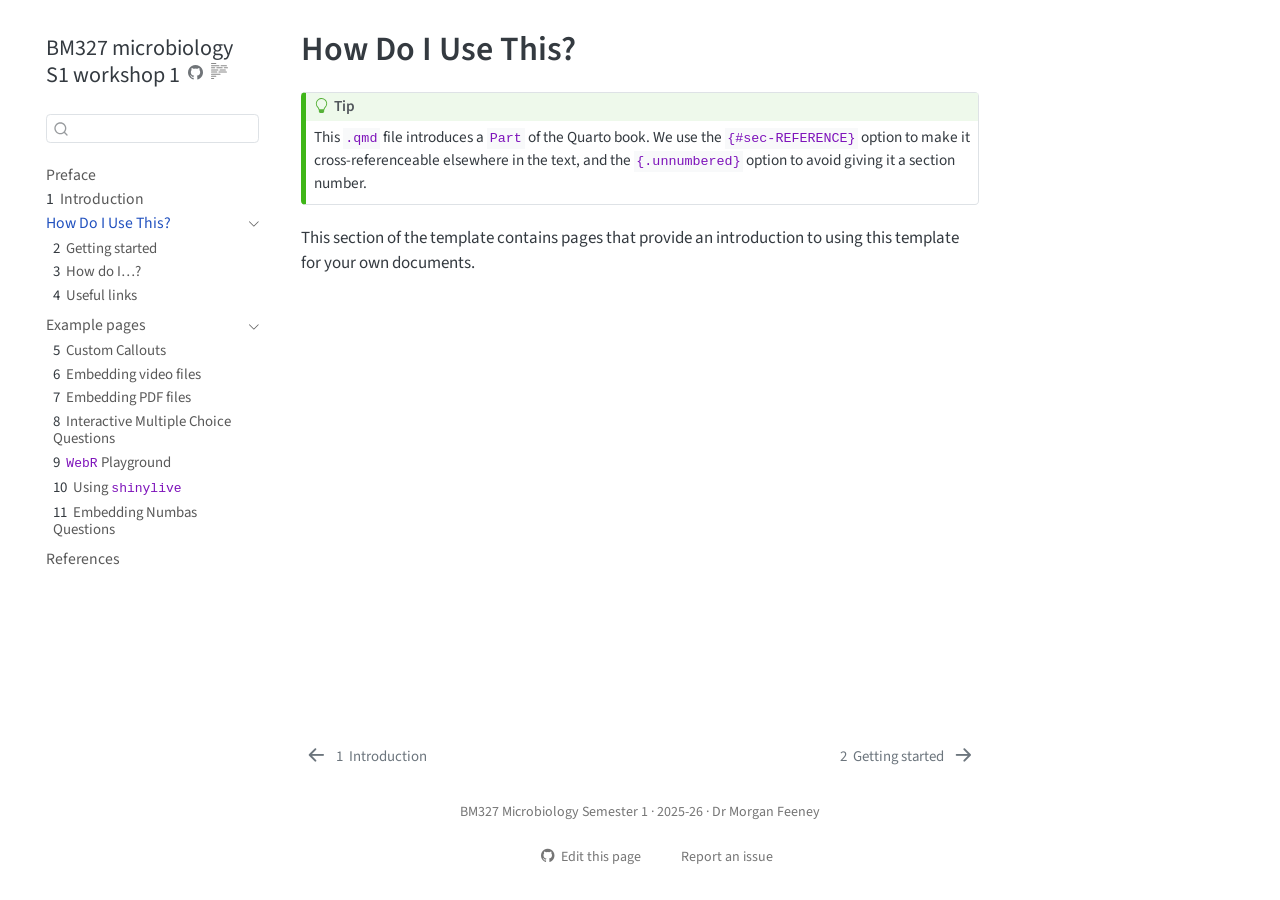
<file: early-section.html>
<!DOCTYPE html>
<html xmlns="http://www.w3.org/1999/xhtml" lang="en" xml:lang="en"><head>

<meta charset="utf-8">
<meta name="generator" content="quarto-1.7.32">

<meta name="viewport" content="width=device-width, initial-scale=1.0, user-scalable=yes">

<meta name="author" content="Leighton Pritchard">

<title>How Do I Use This? – BM327 microbiology S1 workshop 1</title>
<style>
code{white-space: pre-wrap;}
span.smallcaps{font-variant: small-caps;}
div.columns{display: flex; gap: min(4vw, 1.5em);}
div.column{flex: auto; overflow-x: auto;}
div.hanging-indent{margin-left: 1.5em; text-indent: -1.5em;}
ul.task-list{list-style: none;}
ul.task-list li input[type="checkbox"] {
  width: 0.8em;
  margin: 0 0.8em 0.2em -1em; /* quarto-specific, see https://github.com/quarto-dev/quarto-cli/issues/4556 */ 
  vertical-align: middle;
}
</style>


<script src="site_libs/quarto-nav/quarto-nav.js"></script>
<script src="site_libs/quarto-nav/headroom.min.js"></script>
<script src="site_libs/clipboard/clipboard.min.js"></script>
<script src="site_libs/quarto-search/autocomplete.umd.js"></script>
<script src="site_libs/quarto-search/fuse.min.js"></script>
<script src="site_libs/quarto-search/quarto-search.js"></script>
<meta name="quarto:offset" content="./">
<link href="./tutorial.html" rel="next">
<link href="./intro.html" rel="prev">
<link href="./icon_32.png" rel="icon" type="image/png">
<script src="site_libs/quarto-html/quarto.js" type="module"></script>
<script src="site_libs/quarto-html/tabsets/tabsets.js" type="module"></script>
<script src="site_libs/quarto-html/popper.min.js"></script>
<script src="site_libs/quarto-html/tippy.umd.min.js"></script>
<script src="site_libs/quarto-html/anchor.min.js"></script>
<link href="site_libs/quarto-html/tippy.css" rel="stylesheet">
<link href="site_libs/quarto-html/quarto-syntax-highlighting-37eea08aefeeee20ff55810ff984fec1.css" rel="stylesheet" id="quarto-text-highlighting-styles">
<script src="site_libs/bootstrap/bootstrap.min.js"></script>
<link href="site_libs/bootstrap/bootstrap-icons.css" rel="stylesheet">
<link href="site_libs/bootstrap/bootstrap-5fd9db47a040b21ac2cac9a0b3b722ba.min.css" rel="stylesheet" append-hash="true" id="quarto-bootstrap" data-mode="light">
<link href="site_libs/quarto-contrib/alpine-3.12/buttons.css" rel="stylesheet">
<script id="quarto-search-options" type="application/json">{
  "location": "sidebar",
  "copy-button": false,
  "collapse-after": 3,
  "panel-placement": "start",
  "type": "textbox",
  "limit": 50,
  "keyboard-shortcut": [
    "f",
    "/",
    "s"
  ],
  "show-item-context": false,
  "language": {
    "search-no-results-text": "No results",
    "search-matching-documents-text": "matching documents",
    "search-copy-link-title": "Copy link to search",
    "search-hide-matches-text": "Hide additional matches",
    "search-more-match-text": "more match in this document",
    "search-more-matches-text": "more matches in this document",
    "search-clear-button-title": "Clear",
    "search-text-placeholder": "",
    "search-detached-cancel-button-title": "Cancel",
    "search-submit-button-title": "Submit",
    "search-label": "Search"
  }
}</script>
<style>
div.callout-callout-challenge.callout {
  border-left-color: aquamarine;
}
div.callout-callout-challenge.callout-style-default > .callout-header {
  background-color: rgb(from aquamarine r g b / 13%);
}
div.callout-callout-challenge .callout-toggle::before {  background-image: url('data:image/svg+xml,<svg xmlns="http://www.w3.org/2000/svg" width="16" height="16" fill="rgb(33, 37, 41)" class="bi bi-chevron-down" viewBox="0 0 16 16"><path fill-rule="evenodd" d="M1.646 4.646a.5.5 0 0 1 .708 0L8 10.293l5.646-5.647a.5.5 0 0 1 .708.708l-6 6a.5.5 0 0 1-.708 0l-6-6a.5.5 0 0 1 0-.708z"/></svg>');}
div.callout-callout-challenge.callout-style-default .callout-icon::before, div.callout-callout-challenge.callout-titled .callout-icon::before {
  content: '🧑‍🏫';
  background-image: none;
}
div.callout-callout-question.callout {
  border-left-color: yellow;
}
div.callout-callout-question.callout-style-default > .callout-header {
  background-color: rgb(from yellow r g b / 13%);
}
div.callout-callout-question .callout-toggle::before {  background-image: url('data:image/svg+xml,<svg xmlns="http://www.w3.org/2000/svg" width="16" height="16" fill="rgb(33, 37, 41)" class="bi bi-chevron-down" viewBox="0 0 16 16"><path fill-rule="evenodd" d="M1.646 4.646a.5.5 0 0 1 .708 0L8 10.293l5.646-5.647a.5.5 0 0 1 .708.708l-6 6a.5.5 0 0 1-.708 0l-6-6a.5.5 0 0 1 0-.708z"/></svg>');}
div.callout-callout-question.callout-style-default .callout-icon::before, div.callout-callout-question.callout-titled .callout-icon::before {
  content: '🙋';
  background-image: none;
}
div.callout-callout-questions.callout {
  border-left-color: yellow;
}
div.callout-callout-questions.callout-style-default > .callout-header {
  background-color: rgb(from yellow r g b / 13%);
}
div.callout-callout-questions .callout-toggle::before {  background-image: url('data:image/svg+xml,<svg xmlns="http://www.w3.org/2000/svg" width="16" height="16" fill="rgb(33, 37, 41)" class="bi bi-chevron-down" viewBox="0 0 16 16"><path fill-rule="evenodd" d="M1.646 4.646a.5.5 0 0 1 .708 0L8 10.293l5.646-5.647a.5.5 0 0 1 .708.708l-6 6a.5.5 0 0 1-.708 0l-6-6a.5.5 0 0 1 0-.708z"/></svg>');}
div.callout-callout-questions.callout-style-default .callout-icon::before, div.callout-callout-questions.callout-titled .callout-icon::before {
  content: '🙋️';
  background-image: none;
}
div.callout-callout-data.callout {
  border-left-color: #32CD32;
}
div.callout-callout-data.callout-style-default > .callout-header {
  background-color: rgba(50, 205, 50, 0.13);
}
div.callout-callout-data .callout-toggle::before {  background-image: url('data:image/svg+xml,<svg xmlns="http://www.w3.org/2000/svg" width="16" height="16" fill="rgb(33, 37, 41)" class="bi bi-chevron-down" viewBox="0 0 16 16"><path fill-rule="evenodd" d="M1.646 4.646a.5.5 0 0 1 .708 0L8 10.293l5.646-5.647a.5.5 0 0 1 .708.708l-6 6a.5.5 0 0 1-.708 0l-6-6a.5.5 0 0 1 0-.708z"/></svg>');}
div.callout-callout-data.callout-style-default .callout-icon::before, div.callout-callout-data.callout-titled .callout-icon::before {
  content: '📊';
  background-image: none;
}
div.callout-callout-discussion.callout {
  border-left-color: #BA55D3;
}
div.callout-callout-discussion.callout-style-default > .callout-header {
  background-color: rgba(186, 85, 211, 0.13);
}
div.callout-callout-discussion .callout-toggle::before {  background-image: url('data:image/svg+xml,<svg xmlns="http://www.w3.org/2000/svg" width="16" height="16" fill="rgb(33, 37, 41)" class="bi bi-chevron-down" viewBox="0 0 16 16"><path fill-rule="evenodd" d="M1.646 4.646a.5.5 0 0 1 .708 0L8 10.293l5.646-5.647a.5.5 0 0 1 .708.708l-6 6a.5.5 0 0 1-.708 0l-6-6a.5.5 0 0 1 0-.708z"/></svg>');}
div.callout-callout-discussion.callout-style-default .callout-icon::before, div.callout-callout-discussion.callout-titled .callout-icon::before {
  content: '✨';
  background-image: none;
}
div.callout-callout-todo.callout {
  border-left-color: pink;
}
div.callout-callout-todo.callout-style-default > .callout-header {
  background-color: rgb(from pink r g b / 13%);
}
div.callout-callout-todo .callout-toggle::before {  background-image: url('data:image/svg+xml,<svg xmlns="http://www.w3.org/2000/svg" width="16" height="16" fill="rgb(33, 37, 41)" class="bi bi-chevron-down" viewBox="0 0 16 16"><path fill-rule="evenodd" d="M1.646 4.646a.5.5 0 0 1 .708 0L8 10.293l5.646-5.647a.5.5 0 0 1 .708.708l-6 6a.5.5 0 0 1-.708 0l-6-6a.5.5 0 0 1 0-.708z"/></svg>');}
div.callout-callout-todo.callout-style-default .callout-icon::before, div.callout-callout-todo.callout-titled .callout-icon::before {
  content: '📝';
  background-image: none;
}
div.callout-callout-thumbs-up.callout {
  border-left-color: #008000;
}
div.callout-callout-thumbs-up.callout-style-default > .callout-header {
  background-color: rgba(0, 128, 0, 0.13);
}
div.callout-callout-thumbs-up .callout-toggle::before {  background-image: url('data:image/svg+xml,<svg xmlns="http://www.w3.org/2000/svg" width="16" height="16" fill="rgb(33, 37, 41)" class="bi bi-chevron-down" viewBox="0 0 16 16"><path fill-rule="evenodd" d="M1.646 4.646a.5.5 0 0 1 .708 0L8 10.293l5.646-5.647a.5.5 0 0 1 .708.708l-6 6a.5.5 0 0 1-.708 0l-6-6a.5.5 0 0 1 0-.708z"/></svg>');}
div.callout-callout-thumbs-up.callout-style-default .callout-icon::before, div.callout-callout-thumbs-up.callout-titled .callout-icon::before {
  content: '👍';
  background-image: none;
}
div.callout-callout-microbe.callout {
  border-left-color: #1E90FF;
}
div.callout-callout-microbe.callout-style-default > .callout-header {
  background-color: rgba(30, 144, 255, 0.13);
}
div.callout-callout-microbe .callout-toggle::before {  background-image: url('data:image/svg+xml,<svg xmlns="http://www.w3.org/2000/svg" width="16" height="16" fill="rgb(33, 37, 41)" class="bi bi-chevron-down" viewBox="0 0 16 16"><path fill-rule="evenodd" d="M1.646 4.646a.5.5 0 0 1 .708 0L8 10.293l5.646-5.647a.5.5 0 0 1 .708.708l-6 6a.5.5 0 0 1-.708 0l-6-6a.5.5 0 0 1 0-.708z"/></svg>');}
div.callout-callout-microbe.callout-style-default .callout-icon::before, div.callout-callout-microbe.callout-titled .callout-icon::before {
  content: '🧫';
  background-image: none;
}
div.callout-callout-case-study.callout {
  border-left-color: #FFA500;
}
div.callout-callout-case-study.callout-style-default > .callout-header {
  background-color: rgba(255, 165, 0, 0.13);
}
div.callout-callout-case-study .callout-toggle::before {  background-image: url('data:image/svg+xml,<svg xmlns="http://www.w3.org/2000/svg" width="16" height="16" fill="rgb(33, 37, 41)" class="bi bi-chevron-down" viewBox="0 0 16 16"><path fill-rule="evenodd" d="M1.646 4.646a.5.5 0 0 1 .708 0L8 10.293l5.646-5.647a.5.5 0 0 1 .708.708l-6 6a.5.5 0 0 1-.708 0l-6-6a.5.5 0 0 1 0-.708z"/></svg>');}
div.callout-callout-case-study.callout-style-default .callout-icon::before, div.callout-callout-case-study.callout-titled .callout-icon::before {
  content: '🔍';
  background-image: none;
}
</style>


</head>

<body class="nav-sidebar floating quarto-light">

<div id="quarto-search-results"></div>
  <header id="quarto-header" class="headroom fixed-top">
  <nav class="quarto-secondary-nav">
    <div class="container-fluid d-flex">
      <button type="button" class="quarto-btn-toggle btn" data-bs-toggle="collapse" role="button" data-bs-target=".quarto-sidebar-collapse-item" aria-controls="quarto-sidebar" aria-expanded="false" aria-label="Toggle sidebar navigation" onclick="if (window.quartoToggleHeadroom) { window.quartoToggleHeadroom(); }">
        <i class="bi bi-layout-text-sidebar-reverse"></i>
      </button>
        <nav class="quarto-page-breadcrumbs" aria-label="breadcrumb"><ol class="breadcrumb"><li class="breadcrumb-item"><a href="./early-section.html">How Do I Use This?</a></li></ol></nav>
        <a class="flex-grow-1" role="navigation" data-bs-toggle="collapse" data-bs-target=".quarto-sidebar-collapse-item" aria-controls="quarto-sidebar" aria-expanded="false" aria-label="Toggle sidebar navigation" onclick="if (window.quartoToggleHeadroom) { window.quartoToggleHeadroom(); }">      
        </a>
      <button type="button" class="btn quarto-search-button" aria-label="Search" onclick="window.quartoOpenSearch();">
        <i class="bi bi-search"></i>
      </button>
    </div>
  </nav>
</header>
<!-- content -->
<div id="quarto-content" class="quarto-container page-columns page-rows-contents page-layout-article">
<!-- sidebar -->
  <nav id="quarto-sidebar" class="sidebar collapse collapse-horizontal quarto-sidebar-collapse-item sidebar-navigation floating overflow-auto">
    <div class="pt-lg-2 mt-2 text-left sidebar-header">
    <div class="sidebar-title mb-0 py-0">
      <a href="./">BM327 microbiology S1 workshop 1</a> 
        <div class="sidebar-tools-main">
    <a href="https://github.com/mafeeney/BM327microS1-w1" title="Source Code" class="quarto-navigation-tool px-1" aria-label="Source Code"><i class="bi bi-github"></i></a>
  <a href="" class="quarto-reader-toggle quarto-navigation-tool px-1" onclick="window.quartoToggleReader(); return false;" title="Toggle reader mode">
  <div class="quarto-reader-toggle-btn">
  <i class="bi"></i>
  </div>
</a>
</div>
    </div>
      </div>
        <div class="mt-2 flex-shrink-0 align-items-center">
        <div class="sidebar-search">
        <div id="quarto-search" class="" title="Search"></div>
        </div>
        </div>
    <div class="sidebar-menu-container"> 
    <ul class="list-unstyled mt-1">
        <li class="sidebar-item">
  <div class="sidebar-item-container"> 
  <a href="./index.html" class="sidebar-item-text sidebar-link">
 <span class="menu-text">Preface</span></a>
  </div>
</li>
        <li class="sidebar-item">
  <div class="sidebar-item-container"> 
  <a href="./intro.html" class="sidebar-item-text sidebar-link">
 <span class="menu-text"><span class="chapter-number">1</span>&nbsp; <span class="chapter-title">Introduction</span></span></a>
  </div>
</li>
        <li class="sidebar-item sidebar-item-section">
      <div class="sidebar-item-container"> 
            <a href="./early-section.html" class="sidebar-item-text sidebar-link active">
 <span class="menu-text">How Do I Use This?</span></a>
          <a class="sidebar-item-toggle text-start" data-bs-toggle="collapse" data-bs-target="#quarto-sidebar-section-1" role="navigation" aria-expanded="true" aria-label="Toggle section">
            <i class="bi bi-chevron-right ms-2"></i>
          </a> 
      </div>
      <ul id="quarto-sidebar-section-1" class="collapse list-unstyled sidebar-section depth1 show">  
          <li class="sidebar-item">
  <div class="sidebar-item-container"> 
  <a href="./tutorial.html" class="sidebar-item-text sidebar-link">
 <span class="menu-text"><span class="chapter-number">2</span>&nbsp; <span class="chapter-title">Getting started</span></span></a>
  </div>
</li>
          <li class="sidebar-item">
  <div class="sidebar-item-container"> 
  <a href="./howto.html" class="sidebar-item-text sidebar-link">
 <span class="menu-text"><span class="chapter-number">3</span>&nbsp; <span class="chapter-title">How do I…?</span></span></a>
  </div>
</li>
          <li class="sidebar-item">
  <div class="sidebar-item-container"> 
  <a href="./links.html" class="sidebar-item-text sidebar-link">
 <span class="menu-text"><span class="chapter-number">4</span>&nbsp; <span class="chapter-title">Useful links</span></span></a>
  </div>
</li>
      </ul>
  </li>
        <li class="sidebar-item sidebar-item-section">
      <div class="sidebar-item-container"> 
            <a href="./example_pages.html" class="sidebar-item-text sidebar-link">
 <span class="menu-text">Example pages</span></a>
          <a class="sidebar-item-toggle text-start" data-bs-toggle="collapse" data-bs-target="#quarto-sidebar-section-2" role="navigation" aria-expanded="true" aria-label="Toggle section">
            <i class="bi bi-chevron-right ms-2"></i>
          </a> 
      </div>
      <ul id="quarto-sidebar-section-2" class="collapse list-unstyled sidebar-section depth1 show">  
          <li class="sidebar-item">
  <div class="sidebar-item-container"> 
  <a href="./callouts.html" class="sidebar-item-text sidebar-link">
 <span class="menu-text"><span class="chapter-number">5</span>&nbsp; <span class="chapter-title">Custom Callouts</span></span></a>
  </div>
</li>
          <li class="sidebar-item">
  <div class="sidebar-item-container"> 
  <a href="./movies.html" class="sidebar-item-text sidebar-link">
 <span class="menu-text"><span class="chapter-number">6</span>&nbsp; <span class="chapter-title">Embedding video files</span></span></a>
  </div>
</li>
          <li class="sidebar-item">
  <div class="sidebar-item-container"> 
  <a href="./embedpdf.html" class="sidebar-item-text sidebar-link">
 <span class="menu-text"><span class="chapter-number">7</span>&nbsp; <span class="chapter-title">Embedding PDF files</span></span></a>
  </div>
</li>
          <li class="sidebar-item">
  <div class="sidebar-item-container"> 
  <a href="./quiz.html" class="sidebar-item-text sidebar-link">
 <span class="menu-text"><span class="chapter-number">8</span>&nbsp; <span class="chapter-title">Interactive Multiple Choice Questions</span></span></a>
  </div>
</li>
          <li class="sidebar-item">
  <div class="sidebar-item-container"> 
  <a href="./webr-example.html" class="sidebar-item-text sidebar-link">
 <span class="menu-text"><span class="chapter-number">9</span>&nbsp; <span class="chapter-title"><code>WebR</code> Playground</span></span></a>
  </div>
</li>
          <li class="sidebar-item">
  <div class="sidebar-item-container"> 
  <a href="./shinylive.html" class="sidebar-item-text sidebar-link">
 <span class="menu-text"><span class="chapter-number">10</span>&nbsp; <span class="chapter-title">Using <code>shinylive</code></span></span></a>
  </div>
</li>
          <li class="sidebar-item">
  <div class="sidebar-item-container"> 
  <a href="./numbas.html" class="sidebar-item-text sidebar-link">
 <span class="menu-text"><span class="chapter-number">11</span>&nbsp; <span class="chapter-title">Embedding Numbas Questions</span></span></a>
  </div>
</li>
      </ul>
  </li>
        <li class="sidebar-item">
  <div class="sidebar-item-container"> 
  <a href="./references.html" class="sidebar-item-text sidebar-link">
 <span class="menu-text">References</span></a>
  </div>
</li>
    </ul>
    </div>
</nav>
<div id="quarto-sidebar-glass" class="quarto-sidebar-collapse-item" data-bs-toggle="collapse" data-bs-target=".quarto-sidebar-collapse-item"></div>
<!-- margin-sidebar -->
    <div id="quarto-margin-sidebar" class="sidebar margin-sidebar zindex-bottom">
        
    </div>
<!-- main -->
<main class="content" id="quarto-document-content">

<header id="title-block-header" class="quarto-title-block default">
<div class="quarto-title">
<h1 class="title"><span id="sec-intro" class="quarto-section-identifier">How Do I Use This?</span></h1>
</div>



<div class="quarto-title-meta">

    
  
    
  </div>
  


</header>


<div class="callout callout-style-default callout-tip callout-titled">
<div class="callout-header d-flex align-content-center">
<div class="callout-icon-container">
<i class="callout-icon"></i>
</div>
<div class="callout-title-container flex-fill">
Tip
</div>
</div>
<div class="callout-body-container callout-body">
<p>This <code>.qmd</code> file introduces a <code>Part</code> of the Quarto book. We use the <code>{#sec-REFERENCE}</code> option to make it cross-referenceable elsewhere in the text, and the <code>{.unnumbered}</code> option to avoid giving it a section number.</p>
</div>
</div>
<p>This section of the template contains pages that provide an introduction to using this template for your own documents.</p>



</main> <!-- /main -->
<script id="quarto-html-after-body" type="application/javascript">
  window.document.addEventListener("DOMContentLoaded", function (event) {
    const icon = "";
    const anchorJS = new window.AnchorJS();
    anchorJS.options = {
      placement: 'right',
      icon: icon
    };
    anchorJS.add('.anchored');
    const isCodeAnnotation = (el) => {
      for (const clz of el.classList) {
        if (clz.startsWith('code-annotation-')) {                     
          return true;
        }
      }
      return false;
    }
    const onCopySuccess = function(e) {
      // button target
      const button = e.trigger;
      // don't keep focus
      button.blur();
      // flash "checked"
      button.classList.add('code-copy-button-checked');
      var currentTitle = button.getAttribute("title");
      button.setAttribute("title", "Copied!");
      let tooltip;
      if (window.bootstrap) {
        button.setAttribute("data-bs-toggle", "tooltip");
        button.setAttribute("data-bs-placement", "left");
        button.setAttribute("data-bs-title", "Copied!");
        tooltip = new bootstrap.Tooltip(button, 
          { trigger: "manual", 
            customClass: "code-copy-button-tooltip",
            offset: [0, -8]});
        tooltip.show();    
      }
      setTimeout(function() {
        if (tooltip) {
          tooltip.hide();
          button.removeAttribute("data-bs-title");
          button.removeAttribute("data-bs-toggle");
          button.removeAttribute("data-bs-placement");
        }
        button.setAttribute("title", currentTitle);
        button.classList.remove('code-copy-button-checked');
      }, 1000);
      // clear code selection
      e.clearSelection();
    }
    const getTextToCopy = function(trigger) {
        const codeEl = trigger.previousElementSibling.cloneNode(true);
        for (const childEl of codeEl.children) {
          if (isCodeAnnotation(childEl)) {
            childEl.remove();
          }
        }
        return codeEl.innerText;
    }
    const clipboard = new window.ClipboardJS('.code-copy-button:not([data-in-quarto-modal])', {
      text: getTextToCopy
    });
    clipboard.on('success', onCopySuccess);
    if (window.document.getElementById('quarto-embedded-source-code-modal')) {
      const clipboardModal = new window.ClipboardJS('.code-copy-button[data-in-quarto-modal]', {
        text: getTextToCopy,
        container: window.document.getElementById('quarto-embedded-source-code-modal')
      });
      clipboardModal.on('success', onCopySuccess);
    }
      var localhostRegex = new RegExp(/^(?:http|https):\/\/localhost\:?[0-9]*\//);
      var mailtoRegex = new RegExp(/^mailto:/);
        var filterRegex = new RegExp('/' + window.location.host + '/');
      var isInternal = (href) => {
          return filterRegex.test(href) || localhostRegex.test(href) || mailtoRegex.test(href);
      }
      // Inspect non-navigation links and adorn them if external
     var links = window.document.querySelectorAll('a[href]:not(.nav-link):not(.navbar-brand):not(.toc-action):not(.sidebar-link):not(.sidebar-item-toggle):not(.pagination-link):not(.no-external):not([aria-hidden]):not(.dropdown-item):not(.quarto-navigation-tool):not(.about-link)');
      for (var i=0; i<links.length; i++) {
        const link = links[i];
        if (!isInternal(link.href)) {
          // undo the damage that might have been done by quarto-nav.js in the case of
          // links that we want to consider external
          if (link.dataset.originalHref !== undefined) {
            link.href = link.dataset.originalHref;
          }
        }
      }
    function tippyHover(el, contentFn, onTriggerFn, onUntriggerFn) {
      const config = {
        allowHTML: true,
        maxWidth: 500,
        delay: 100,
        arrow: false,
        appendTo: function(el) {
            return el.parentElement;
        },
        interactive: true,
        interactiveBorder: 10,
        theme: 'quarto',
        placement: 'bottom-start',
      };
      if (contentFn) {
        config.content = contentFn;
      }
      if (onTriggerFn) {
        config.onTrigger = onTriggerFn;
      }
      if (onUntriggerFn) {
        config.onUntrigger = onUntriggerFn;
      }
      window.tippy(el, config); 
    }
    const noterefs = window.document.querySelectorAll('a[role="doc-noteref"]');
    for (var i=0; i<noterefs.length; i++) {
      const ref = noterefs[i];
      tippyHover(ref, function() {
        // use id or data attribute instead here
        let href = ref.getAttribute('data-footnote-href') || ref.getAttribute('href');
        try { href = new URL(href).hash; } catch {}
        const id = href.replace(/^#\/?/, "");
        const note = window.document.getElementById(id);
        if (note) {
          return note.innerHTML;
        } else {
          return "";
        }
      });
    }
    const xrefs = window.document.querySelectorAll('a.quarto-xref');
    const processXRef = (id, note) => {
      // Strip column container classes
      const stripColumnClz = (el) => {
        el.classList.remove("page-full", "page-columns");
        if (el.children) {
          for (const child of el.children) {
            stripColumnClz(child);
          }
        }
      }
      stripColumnClz(note)
      if (id === null || id.startsWith('sec-')) {
        // Special case sections, only their first couple elements
        const container = document.createElement("div");
        if (note.children && note.children.length > 2) {
          container.appendChild(note.children[0].cloneNode(true));
          for (let i = 1; i < note.children.length; i++) {
            const child = note.children[i];
            if (child.tagName === "P" && child.innerText === "") {
              continue;
            } else {
              container.appendChild(child.cloneNode(true));
              break;
            }
          }
          if (window.Quarto?.typesetMath) {
            window.Quarto.typesetMath(container);
          }
          return container.innerHTML
        } else {
          if (window.Quarto?.typesetMath) {
            window.Quarto.typesetMath(note);
          }
          return note.innerHTML;
        }
      } else {
        // Remove any anchor links if they are present
        const anchorLink = note.querySelector('a.anchorjs-link');
        if (anchorLink) {
          anchorLink.remove();
        }
        if (window.Quarto?.typesetMath) {
          window.Quarto.typesetMath(note);
        }
        if (note.classList.contains("callout")) {
          return note.outerHTML;
        } else {
          return note.innerHTML;
        }
      }
    }
    for (var i=0; i<xrefs.length; i++) {
      const xref = xrefs[i];
      tippyHover(xref, undefined, function(instance) {
        instance.disable();
        let url = xref.getAttribute('href');
        let hash = undefined; 
        if (url.startsWith('#')) {
          hash = url;
        } else {
          try { hash = new URL(url).hash; } catch {}
        }
        if (hash) {
          const id = hash.replace(/^#\/?/, "");
          const note = window.document.getElementById(id);
          if (note !== null) {
            try {
              const html = processXRef(id, note.cloneNode(true));
              instance.setContent(html);
            } finally {
              instance.enable();
              instance.show();
            }
          } else {
            // See if we can fetch this
            fetch(url.split('#')[0])
            .then(res => res.text())
            .then(html => {
              const parser = new DOMParser();
              const htmlDoc = parser.parseFromString(html, "text/html");
              const note = htmlDoc.getElementById(id);
              if (note !== null) {
                const html = processXRef(id, note);
                instance.setContent(html);
              } 
            }).finally(() => {
              instance.enable();
              instance.show();
            });
          }
        } else {
          // See if we can fetch a full url (with no hash to target)
          // This is a special case and we should probably do some content thinning / targeting
          fetch(url)
          .then(res => res.text())
          .then(html => {
            const parser = new DOMParser();
            const htmlDoc = parser.parseFromString(html, "text/html");
            const note = htmlDoc.querySelector('main.content');
            if (note !== null) {
              // This should only happen for chapter cross references
              // (since there is no id in the URL)
              // remove the first header
              if (note.children.length > 0 && note.children[0].tagName === "HEADER") {
                note.children[0].remove();
              }
              const html = processXRef(null, note);
              instance.setContent(html);
            } 
          }).finally(() => {
            instance.enable();
            instance.show();
          });
        }
      }, function(instance) {
      });
    }
        let selectedAnnoteEl;
        const selectorForAnnotation = ( cell, annotation) => {
          let cellAttr = 'data-code-cell="' + cell + '"';
          let lineAttr = 'data-code-annotation="' +  annotation + '"';
          const selector = 'span[' + cellAttr + '][' + lineAttr + ']';
          return selector;
        }
        const selectCodeLines = (annoteEl) => {
          const doc = window.document;
          const targetCell = annoteEl.getAttribute("data-target-cell");
          const targetAnnotation = annoteEl.getAttribute("data-target-annotation");
          const annoteSpan = window.document.querySelector(selectorForAnnotation(targetCell, targetAnnotation));
          const lines = annoteSpan.getAttribute("data-code-lines").split(",");
          const lineIds = lines.map((line) => {
            return targetCell + "-" + line;
          })
          let top = null;
          let height = null;
          let parent = null;
          if (lineIds.length > 0) {
              //compute the position of the single el (top and bottom and make a div)
              const el = window.document.getElementById(lineIds[0]);
              top = el.offsetTop;
              height = el.offsetHeight;
              parent = el.parentElement.parentElement;
            if (lineIds.length > 1) {
              const lastEl = window.document.getElementById(lineIds[lineIds.length - 1]);
              const bottom = lastEl.offsetTop + lastEl.offsetHeight;
              height = bottom - top;
            }
            if (top !== null && height !== null && parent !== null) {
              // cook up a div (if necessary) and position it 
              let div = window.document.getElementById("code-annotation-line-highlight");
              if (div === null) {
                div = window.document.createElement("div");
                div.setAttribute("id", "code-annotation-line-highlight");
                div.style.position = 'absolute';
                parent.appendChild(div);
              }
              div.style.top = top - 2 + "px";
              div.style.height = height + 4 + "px";
              div.style.left = 0;
              let gutterDiv = window.document.getElementById("code-annotation-line-highlight-gutter");
              if (gutterDiv === null) {
                gutterDiv = window.document.createElement("div");
                gutterDiv.setAttribute("id", "code-annotation-line-highlight-gutter");
                gutterDiv.style.position = 'absolute';
                const codeCell = window.document.getElementById(targetCell);
                const gutter = codeCell.querySelector('.code-annotation-gutter');
                gutter.appendChild(gutterDiv);
              }
              gutterDiv.style.top = top - 2 + "px";
              gutterDiv.style.height = height + 4 + "px";
            }
            selectedAnnoteEl = annoteEl;
          }
        };
        const unselectCodeLines = () => {
          const elementsIds = ["code-annotation-line-highlight", "code-annotation-line-highlight-gutter"];
          elementsIds.forEach((elId) => {
            const div = window.document.getElementById(elId);
            if (div) {
              div.remove();
            }
          });
          selectedAnnoteEl = undefined;
        };
          // Handle positioning of the toggle
      window.addEventListener(
        "resize",
        throttle(() => {
          elRect = undefined;
          if (selectedAnnoteEl) {
            selectCodeLines(selectedAnnoteEl);
          }
        }, 10)
      );
      function throttle(fn, ms) {
      let throttle = false;
      let timer;
        return (...args) => {
          if(!throttle) { // first call gets through
              fn.apply(this, args);
              throttle = true;
          } else { // all the others get throttled
              if(timer) clearTimeout(timer); // cancel #2
              timer = setTimeout(() => {
                fn.apply(this, args);
                timer = throttle = false;
              }, ms);
          }
        };
      }
        // Attach click handler to the DT
        const annoteDls = window.document.querySelectorAll('dt[data-target-cell]');
        for (const annoteDlNode of annoteDls) {
          annoteDlNode.addEventListener('click', (event) => {
            const clickedEl = event.target;
            if (clickedEl !== selectedAnnoteEl) {
              unselectCodeLines();
              const activeEl = window.document.querySelector('dt[data-target-cell].code-annotation-active');
              if (activeEl) {
                activeEl.classList.remove('code-annotation-active');
              }
              selectCodeLines(clickedEl);
              clickedEl.classList.add('code-annotation-active');
            } else {
              // Unselect the line
              unselectCodeLines();
              clickedEl.classList.remove('code-annotation-active');
            }
          });
        }
    const findCites = (el) => {
      const parentEl = el.parentElement;
      if (parentEl) {
        const cites = parentEl.dataset.cites;
        if (cites) {
          return {
            el,
            cites: cites.split(' ')
          };
        } else {
          return findCites(el.parentElement)
        }
      } else {
        return undefined;
      }
    };
    var bibliorefs = window.document.querySelectorAll('a[role="doc-biblioref"]');
    for (var i=0; i<bibliorefs.length; i++) {
      const ref = bibliorefs[i];
      const citeInfo = findCites(ref);
      if (citeInfo) {
        tippyHover(citeInfo.el, function() {
          var popup = window.document.createElement('div');
          citeInfo.cites.forEach(function(cite) {
            var citeDiv = window.document.createElement('div');
            citeDiv.classList.add('hanging-indent');
            citeDiv.classList.add('csl-entry');
            var biblioDiv = window.document.getElementById('ref-' + cite);
            if (biblioDiv) {
              citeDiv.innerHTML = biblioDiv.innerHTML;
            }
            popup.appendChild(citeDiv);
          });
          return popup.innerHTML;
        });
      }
    }
  });
  </script>
<nav class="page-navigation">
  <div class="nav-page nav-page-previous">
      <a href="./intro.html" class="pagination-link" aria-label="Introduction">
        <i class="bi bi-arrow-left-short"></i> <span class="nav-page-text"><span class="chapter-number">1</span>&nbsp; <span class="chapter-title">Introduction</span></span>
      </a>          
  </div>
  <div class="nav-page nav-page-next">
      <a href="./tutorial.html" class="pagination-link" aria-label="Getting started">
        <span class="nav-page-text"><span class="chapter-number">2</span>&nbsp; <span class="chapter-title">Getting started</span></span> <i class="bi bi-arrow-right-short"></i>
      </a>
  </div>
</nav>
</div> <!-- /content -->
<footer class="footer">
  <div class="nav-footer">
    <div class="nav-footer-left">
      &nbsp;
    </div>   
    <div class="nav-footer-center">
<p>BM327 Microbiology Semester 1 · 2025-26 · Dr Morgan Feeney</p>
<div class="toc-actions"><ul><li><a href="https://github.com/mafeeney/BM327microS1-w1/edit/main/early-section.qmd" class="toc-action"><i class="bi bi-github"></i>Edit this page</a></li><li><a href="https://github.com/mafeeney/BM327microS1-w1/issues/new" class="toc-action"><i class="bi empty"></i>Report an issue</a></li></ul></div></div>
    <div class="nav-footer-right">
      &nbsp;
    </div>
  </div>
</footer>




<script src="site_libs/quarto-contrib/alpine-3.12/alpine@3.12.min.js"></script>
</body></html>
</file>
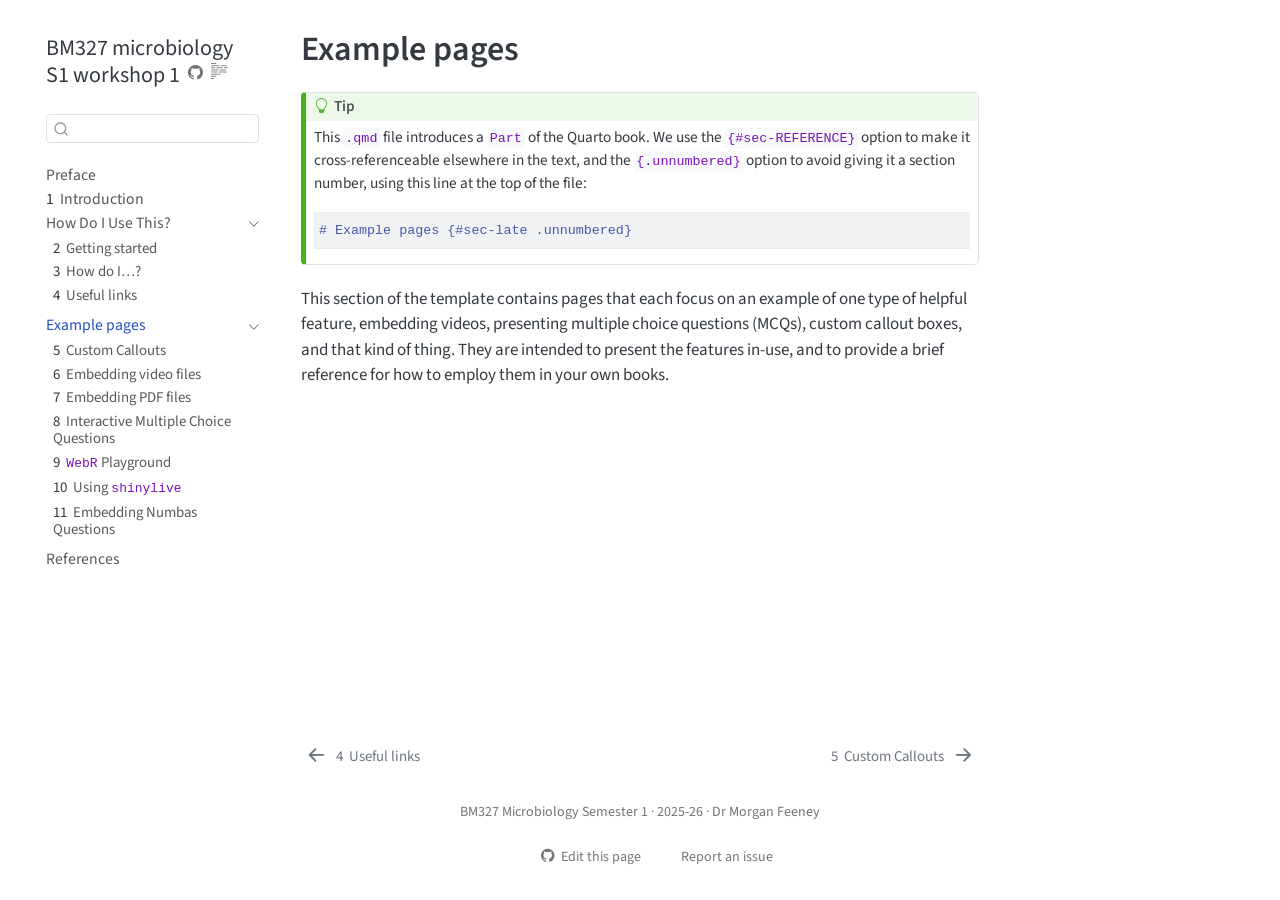
<file: example_pages.html>
<!DOCTYPE html>
<html xmlns="http://www.w3.org/1999/xhtml" lang="en" xml:lang="en"><head>

<meta charset="utf-8">
<meta name="generator" content="quarto-1.7.32">

<meta name="viewport" content="width=device-width, initial-scale=1.0, user-scalable=yes">

<meta name="author" content="Leighton Pritchard">

<title>Example pages – BM327 microbiology S1 workshop 1</title>
<style>
code{white-space: pre-wrap;}
span.smallcaps{font-variant: small-caps;}
div.columns{display: flex; gap: min(4vw, 1.5em);}
div.column{flex: auto; overflow-x: auto;}
div.hanging-indent{margin-left: 1.5em; text-indent: -1.5em;}
ul.task-list{list-style: none;}
ul.task-list li input[type="checkbox"] {
  width: 0.8em;
  margin: 0 0.8em 0.2em -1em; /* quarto-specific, see https://github.com/quarto-dev/quarto-cli/issues/4556 */ 
  vertical-align: middle;
}
/* CSS for syntax highlighting */
html { -webkit-text-size-adjust: 100%; }
pre > code.sourceCode { white-space: pre; position: relative; }
pre > code.sourceCode > span { display: inline-block; line-height: 1.25; }
pre > code.sourceCode > span:empty { height: 1.2em; }
.sourceCode { overflow: visible; }
code.sourceCode > span { color: inherit; text-decoration: inherit; }
div.sourceCode { margin: 1em 0; }
pre.sourceCode { margin: 0; }
@media screen {
div.sourceCode { overflow: auto; }
}
@media print {
pre > code.sourceCode { white-space: pre-wrap; }
pre > code.sourceCode > span { text-indent: -5em; padding-left: 5em; }
}
pre.numberSource code
  { counter-reset: source-line 0; }
pre.numberSource code > span
  { position: relative; left: -4em; counter-increment: source-line; }
pre.numberSource code > span > a:first-child::before
  { content: counter(source-line);
    position: relative; left: -1em; text-align: right; vertical-align: baseline;
    border: none; display: inline-block;
    -webkit-touch-callout: none; -webkit-user-select: none;
    -khtml-user-select: none; -moz-user-select: none;
    -ms-user-select: none; user-select: none;
    padding: 0 4px; width: 4em;
  }
pre.numberSource { margin-left: 3em;  padding-left: 4px; }
div.sourceCode
  {   }
@media screen {
pre > code.sourceCode > span > a:first-child::before { text-decoration: underline; }
}
</style>


<script src="site_libs/quarto-nav/quarto-nav.js"></script>
<script src="site_libs/quarto-nav/headroom.min.js"></script>
<script src="site_libs/clipboard/clipboard.min.js"></script>
<script src="site_libs/quarto-search/autocomplete.umd.js"></script>
<script src="site_libs/quarto-search/fuse.min.js"></script>
<script src="site_libs/quarto-search/quarto-search.js"></script>
<meta name="quarto:offset" content="./">
<link href="./callouts.html" rel="next">
<link href="./links.html" rel="prev">
<link href="./icon_32.png" rel="icon" type="image/png">
<script src="site_libs/quarto-html/quarto.js" type="module"></script>
<script src="site_libs/quarto-html/tabsets/tabsets.js" type="module"></script>
<script src="site_libs/quarto-html/popper.min.js"></script>
<script src="site_libs/quarto-html/tippy.umd.min.js"></script>
<script src="site_libs/quarto-html/anchor.min.js"></script>
<link href="site_libs/quarto-html/tippy.css" rel="stylesheet">
<link href="site_libs/quarto-html/quarto-syntax-highlighting-37eea08aefeeee20ff55810ff984fec1.css" rel="stylesheet" id="quarto-text-highlighting-styles">
<script src="site_libs/bootstrap/bootstrap.min.js"></script>
<link href="site_libs/bootstrap/bootstrap-icons.css" rel="stylesheet">
<link href="site_libs/bootstrap/bootstrap-5fd9db47a040b21ac2cac9a0b3b722ba.min.css" rel="stylesheet" append-hash="true" id="quarto-bootstrap" data-mode="light">
<link href="site_libs/quarto-contrib/alpine-3.12/buttons.css" rel="stylesheet">
<script id="quarto-search-options" type="application/json">{
  "location": "sidebar",
  "copy-button": false,
  "collapse-after": 3,
  "panel-placement": "start",
  "type": "textbox",
  "limit": 50,
  "keyboard-shortcut": [
    "f",
    "/",
    "s"
  ],
  "show-item-context": false,
  "language": {
    "search-no-results-text": "No results",
    "search-matching-documents-text": "matching documents",
    "search-copy-link-title": "Copy link to search",
    "search-hide-matches-text": "Hide additional matches",
    "search-more-match-text": "more match in this document",
    "search-more-matches-text": "more matches in this document",
    "search-clear-button-title": "Clear",
    "search-text-placeholder": "",
    "search-detached-cancel-button-title": "Cancel",
    "search-submit-button-title": "Submit",
    "search-label": "Search"
  }
}</script>
<style>
div.callout-callout-microbe.callout {
  border-left-color: #1E90FF;
}
div.callout-callout-microbe.callout-style-default > .callout-header {
  background-color: rgba(30, 144, 255, 0.13);
}
div.callout-callout-microbe .callout-toggle::before {  background-image: url('data:image/svg+xml,<svg xmlns="http://www.w3.org/2000/svg" width="16" height="16" fill="rgb(33, 37, 41)" class="bi bi-chevron-down" viewBox="0 0 16 16"><path fill-rule="evenodd" d="M1.646 4.646a.5.5 0 0 1 .708 0L8 10.293l5.646-5.647a.5.5 0 0 1 .708.708l-6 6a.5.5 0 0 1-.708 0l-6-6a.5.5 0 0 1 0-.708z"/></svg>');}
div.callout-callout-microbe.callout-style-default .callout-icon::before, div.callout-callout-microbe.callout-titled .callout-icon::before {
  content: '🧫';
  background-image: none;
}
div.callout-callout-thumbs-up.callout {
  border-left-color: #008000;
}
div.callout-callout-thumbs-up.callout-style-default > .callout-header {
  background-color: rgba(0, 128, 0, 0.13);
}
div.callout-callout-thumbs-up .callout-toggle::before {  background-image: url('data:image/svg+xml,<svg xmlns="http://www.w3.org/2000/svg" width="16" height="16" fill="rgb(33, 37, 41)" class="bi bi-chevron-down" viewBox="0 0 16 16"><path fill-rule="evenodd" d="M1.646 4.646a.5.5 0 0 1 .708 0L8 10.293l5.646-5.647a.5.5 0 0 1 .708.708l-6 6a.5.5 0 0 1-.708 0l-6-6a.5.5 0 0 1 0-.708z"/></svg>');}
div.callout-callout-thumbs-up.callout-style-default .callout-icon::before, div.callout-callout-thumbs-up.callout-titled .callout-icon::before {
  content: '👍';
  background-image: none;
}
div.callout-callout-case-study.callout {
  border-left-color: #FFA500;
}
div.callout-callout-case-study.callout-style-default > .callout-header {
  background-color: rgba(255, 165, 0, 0.13);
}
div.callout-callout-case-study .callout-toggle::before {  background-image: url('data:image/svg+xml,<svg xmlns="http://www.w3.org/2000/svg" width="16" height="16" fill="rgb(33, 37, 41)" class="bi bi-chevron-down" viewBox="0 0 16 16"><path fill-rule="evenodd" d="M1.646 4.646a.5.5 0 0 1 .708 0L8 10.293l5.646-5.647a.5.5 0 0 1 .708.708l-6 6a.5.5 0 0 1-.708 0l-6-6a.5.5 0 0 1 0-.708z"/></svg>');}
div.callout-callout-case-study.callout-style-default .callout-icon::before, div.callout-callout-case-study.callout-titled .callout-icon::before {
  content: '🔍';
  background-image: none;
}
div.callout-callout-data.callout {
  border-left-color: #32CD32;
}
div.callout-callout-data.callout-style-default > .callout-header {
  background-color: rgba(50, 205, 50, 0.13);
}
div.callout-callout-data .callout-toggle::before {  background-image: url('data:image/svg+xml,<svg xmlns="http://www.w3.org/2000/svg" width="16" height="16" fill="rgb(33, 37, 41)" class="bi bi-chevron-down" viewBox="0 0 16 16"><path fill-rule="evenodd" d="M1.646 4.646a.5.5 0 0 1 .708 0L8 10.293l5.646-5.647a.5.5 0 0 1 .708.708l-6 6a.5.5 0 0 1-.708 0l-6-6a.5.5 0 0 1 0-.708z"/></svg>');}
div.callout-callout-data.callout-style-default .callout-icon::before, div.callout-callout-data.callout-titled .callout-icon::before {
  content: '📊';
  background-image: none;
}
div.callout-callout-challenge.callout {
  border-left-color: aquamarine;
}
div.callout-callout-challenge.callout-style-default > .callout-header {
  background-color: rgb(from aquamarine r g b / 13%);
}
div.callout-callout-challenge .callout-toggle::before {  background-image: url('data:image/svg+xml,<svg xmlns="http://www.w3.org/2000/svg" width="16" height="16" fill="rgb(33, 37, 41)" class="bi bi-chevron-down" viewBox="0 0 16 16"><path fill-rule="evenodd" d="M1.646 4.646a.5.5 0 0 1 .708 0L8 10.293l5.646-5.647a.5.5 0 0 1 .708.708l-6 6a.5.5 0 0 1-.708 0l-6-6a.5.5 0 0 1 0-.708z"/></svg>');}
div.callout-callout-challenge.callout-style-default .callout-icon::before, div.callout-callout-challenge.callout-titled .callout-icon::before {
  content: '🧑‍🏫';
  background-image: none;
}
div.callout-callout-question.callout {
  border-left-color: yellow;
}
div.callout-callout-question.callout-style-default > .callout-header {
  background-color: rgb(from yellow r g b / 13%);
}
div.callout-callout-question .callout-toggle::before {  background-image: url('data:image/svg+xml,<svg xmlns="http://www.w3.org/2000/svg" width="16" height="16" fill="rgb(33, 37, 41)" class="bi bi-chevron-down" viewBox="0 0 16 16"><path fill-rule="evenodd" d="M1.646 4.646a.5.5 0 0 1 .708 0L8 10.293l5.646-5.647a.5.5 0 0 1 .708.708l-6 6a.5.5 0 0 1-.708 0l-6-6a.5.5 0 0 1 0-.708z"/></svg>');}
div.callout-callout-question.callout-style-default .callout-icon::before, div.callout-callout-question.callout-titled .callout-icon::before {
  content: '🙋';
  background-image: none;
}
div.callout-callout-questions.callout {
  border-left-color: yellow;
}
div.callout-callout-questions.callout-style-default > .callout-header {
  background-color: rgb(from yellow r g b / 13%);
}
div.callout-callout-questions .callout-toggle::before {  background-image: url('data:image/svg+xml,<svg xmlns="http://www.w3.org/2000/svg" width="16" height="16" fill="rgb(33, 37, 41)" class="bi bi-chevron-down" viewBox="0 0 16 16"><path fill-rule="evenodd" d="M1.646 4.646a.5.5 0 0 1 .708 0L8 10.293l5.646-5.647a.5.5 0 0 1 .708.708l-6 6a.5.5 0 0 1-.708 0l-6-6a.5.5 0 0 1 0-.708z"/></svg>');}
div.callout-callout-questions.callout-style-default .callout-icon::before, div.callout-callout-questions.callout-titled .callout-icon::before {
  content: '🙋️';
  background-image: none;
}
div.callout-callout-todo.callout {
  border-left-color: pink;
}
div.callout-callout-todo.callout-style-default > .callout-header {
  background-color: rgb(from pink r g b / 13%);
}
div.callout-callout-todo .callout-toggle::before {  background-image: url('data:image/svg+xml,<svg xmlns="http://www.w3.org/2000/svg" width="16" height="16" fill="rgb(33, 37, 41)" class="bi bi-chevron-down" viewBox="0 0 16 16"><path fill-rule="evenodd" d="M1.646 4.646a.5.5 0 0 1 .708 0L8 10.293l5.646-5.647a.5.5 0 0 1 .708.708l-6 6a.5.5 0 0 1-.708 0l-6-6a.5.5 0 0 1 0-.708z"/></svg>');}
div.callout-callout-todo.callout-style-default .callout-icon::before, div.callout-callout-todo.callout-titled .callout-icon::before {
  content: '📝';
  background-image: none;
}
div.callout-callout-discussion.callout {
  border-left-color: #BA55D3;
}
div.callout-callout-discussion.callout-style-default > .callout-header {
  background-color: rgba(186, 85, 211, 0.13);
}
div.callout-callout-discussion .callout-toggle::before {  background-image: url('data:image/svg+xml,<svg xmlns="http://www.w3.org/2000/svg" width="16" height="16" fill="rgb(33, 37, 41)" class="bi bi-chevron-down" viewBox="0 0 16 16"><path fill-rule="evenodd" d="M1.646 4.646a.5.5 0 0 1 .708 0L8 10.293l5.646-5.647a.5.5 0 0 1 .708.708l-6 6a.5.5 0 0 1-.708 0l-6-6a.5.5 0 0 1 0-.708z"/></svg>');}
div.callout-callout-discussion.callout-style-default .callout-icon::before, div.callout-callout-discussion.callout-titled .callout-icon::before {
  content: '✨';
  background-image: none;
}
</style>


</head>

<body class="nav-sidebar floating quarto-light">

<div id="quarto-search-results"></div>
  <header id="quarto-header" class="headroom fixed-top">
  <nav class="quarto-secondary-nav">
    <div class="container-fluid d-flex">
      <button type="button" class="quarto-btn-toggle btn" data-bs-toggle="collapse" role="button" data-bs-target=".quarto-sidebar-collapse-item" aria-controls="quarto-sidebar" aria-expanded="false" aria-label="Toggle sidebar navigation" onclick="if (window.quartoToggleHeadroom) { window.quartoToggleHeadroom(); }">
        <i class="bi bi-layout-text-sidebar-reverse"></i>
      </button>
        <nav class="quarto-page-breadcrumbs" aria-label="breadcrumb"><ol class="breadcrumb"><li class="breadcrumb-item"><a href="./example_pages.html">Example pages</a></li></ol></nav>
        <a class="flex-grow-1" role="navigation" data-bs-toggle="collapse" data-bs-target=".quarto-sidebar-collapse-item" aria-controls="quarto-sidebar" aria-expanded="false" aria-label="Toggle sidebar navigation" onclick="if (window.quartoToggleHeadroom) { window.quartoToggleHeadroom(); }">      
        </a>
      <button type="button" class="btn quarto-search-button" aria-label="Search" onclick="window.quartoOpenSearch();">
        <i class="bi bi-search"></i>
      </button>
    </div>
  </nav>
</header>
<!-- content -->
<div id="quarto-content" class="quarto-container page-columns page-rows-contents page-layout-article">
<!-- sidebar -->
  <nav id="quarto-sidebar" class="sidebar collapse collapse-horizontal quarto-sidebar-collapse-item sidebar-navigation floating overflow-auto">
    <div class="pt-lg-2 mt-2 text-left sidebar-header">
    <div class="sidebar-title mb-0 py-0">
      <a href="./">BM327 microbiology S1 workshop 1</a> 
        <div class="sidebar-tools-main">
    <a href="https://github.com/mafeeney/BM327microS1-w1" title="Source Code" class="quarto-navigation-tool px-1" aria-label="Source Code"><i class="bi bi-github"></i></a>
  <a href="" class="quarto-reader-toggle quarto-navigation-tool px-1" onclick="window.quartoToggleReader(); return false;" title="Toggle reader mode">
  <div class="quarto-reader-toggle-btn">
  <i class="bi"></i>
  </div>
</a>
</div>
    </div>
      </div>
        <div class="mt-2 flex-shrink-0 align-items-center">
        <div class="sidebar-search">
        <div id="quarto-search" class="" title="Search"></div>
        </div>
        </div>
    <div class="sidebar-menu-container"> 
    <ul class="list-unstyled mt-1">
        <li class="sidebar-item">
  <div class="sidebar-item-container"> 
  <a href="./index.html" class="sidebar-item-text sidebar-link">
 <span class="menu-text">Preface</span></a>
  </div>
</li>
        <li class="sidebar-item">
  <div class="sidebar-item-container"> 
  <a href="./intro.html" class="sidebar-item-text sidebar-link">
 <span class="menu-text"><span class="chapter-number">1</span>&nbsp; <span class="chapter-title">Introduction</span></span></a>
  </div>
</li>
        <li class="sidebar-item sidebar-item-section">
      <div class="sidebar-item-container"> 
            <a href="./early-section.html" class="sidebar-item-text sidebar-link">
 <span class="menu-text">How Do I Use This?</span></a>
          <a class="sidebar-item-toggle text-start" data-bs-toggle="collapse" data-bs-target="#quarto-sidebar-section-1" role="navigation" aria-expanded="true" aria-label="Toggle section">
            <i class="bi bi-chevron-right ms-2"></i>
          </a> 
      </div>
      <ul id="quarto-sidebar-section-1" class="collapse list-unstyled sidebar-section depth1 show">  
          <li class="sidebar-item">
  <div class="sidebar-item-container"> 
  <a href="./tutorial.html" class="sidebar-item-text sidebar-link">
 <span class="menu-text"><span class="chapter-number">2</span>&nbsp; <span class="chapter-title">Getting started</span></span></a>
  </div>
</li>
          <li class="sidebar-item">
  <div class="sidebar-item-container"> 
  <a href="./howto.html" class="sidebar-item-text sidebar-link">
 <span class="menu-text"><span class="chapter-number">3</span>&nbsp; <span class="chapter-title">How do I…?</span></span></a>
  </div>
</li>
          <li class="sidebar-item">
  <div class="sidebar-item-container"> 
  <a href="./links.html" class="sidebar-item-text sidebar-link">
 <span class="menu-text"><span class="chapter-number">4</span>&nbsp; <span class="chapter-title">Useful links</span></span></a>
  </div>
</li>
      </ul>
  </li>
        <li class="sidebar-item sidebar-item-section">
      <div class="sidebar-item-container"> 
            <a href="./example_pages.html" class="sidebar-item-text sidebar-link active">
 <span class="menu-text">Example pages</span></a>
          <a class="sidebar-item-toggle text-start" data-bs-toggle="collapse" data-bs-target="#quarto-sidebar-section-2" role="navigation" aria-expanded="true" aria-label="Toggle section">
            <i class="bi bi-chevron-right ms-2"></i>
          </a> 
      </div>
      <ul id="quarto-sidebar-section-2" class="collapse list-unstyled sidebar-section depth1 show">  
          <li class="sidebar-item">
  <div class="sidebar-item-container"> 
  <a href="./callouts.html" class="sidebar-item-text sidebar-link">
 <span class="menu-text"><span class="chapter-number">5</span>&nbsp; <span class="chapter-title">Custom Callouts</span></span></a>
  </div>
</li>
          <li class="sidebar-item">
  <div class="sidebar-item-container"> 
  <a href="./movies.html" class="sidebar-item-text sidebar-link">
 <span class="menu-text"><span class="chapter-number">6</span>&nbsp; <span class="chapter-title">Embedding video files</span></span></a>
  </div>
</li>
          <li class="sidebar-item">
  <div class="sidebar-item-container"> 
  <a href="./embedpdf.html" class="sidebar-item-text sidebar-link">
 <span class="menu-text"><span class="chapter-number">7</span>&nbsp; <span class="chapter-title">Embedding PDF files</span></span></a>
  </div>
</li>
          <li class="sidebar-item">
  <div class="sidebar-item-container"> 
  <a href="./quiz.html" class="sidebar-item-text sidebar-link">
 <span class="menu-text"><span class="chapter-number">8</span>&nbsp; <span class="chapter-title">Interactive Multiple Choice Questions</span></span></a>
  </div>
</li>
          <li class="sidebar-item">
  <div class="sidebar-item-container"> 
  <a href="./webr-example.html" class="sidebar-item-text sidebar-link">
 <span class="menu-text"><span class="chapter-number">9</span>&nbsp; <span class="chapter-title"><code>WebR</code> Playground</span></span></a>
  </div>
</li>
          <li class="sidebar-item">
  <div class="sidebar-item-container"> 
  <a href="./shinylive.html" class="sidebar-item-text sidebar-link">
 <span class="menu-text"><span class="chapter-number">10</span>&nbsp; <span class="chapter-title">Using <code>shinylive</code></span></span></a>
  </div>
</li>
          <li class="sidebar-item">
  <div class="sidebar-item-container"> 
  <a href="./numbas.html" class="sidebar-item-text sidebar-link">
 <span class="menu-text"><span class="chapter-number">11</span>&nbsp; <span class="chapter-title">Embedding Numbas Questions</span></span></a>
  </div>
</li>
      </ul>
  </li>
        <li class="sidebar-item">
  <div class="sidebar-item-container"> 
  <a href="./references.html" class="sidebar-item-text sidebar-link">
 <span class="menu-text">References</span></a>
  </div>
</li>
    </ul>
    </div>
</nav>
<div id="quarto-sidebar-glass" class="quarto-sidebar-collapse-item" data-bs-toggle="collapse" data-bs-target=".quarto-sidebar-collapse-item"></div>
<!-- margin-sidebar -->
    <div id="quarto-margin-sidebar" class="sidebar margin-sidebar zindex-bottom">
        
    </div>
<!-- main -->
<main class="content" id="quarto-document-content">

<header id="title-block-header" class="quarto-title-block default">
<div class="quarto-title">
<h1 class="title"><span id="sec-late" class="quarto-section-identifier">Example pages</span></h1>
</div>



<div class="quarto-title-meta">

    
  
    
  </div>
  


</header>


<div class="callout callout-style-default callout-tip callout-titled">
<div class="callout-header d-flex align-content-center">
<div class="callout-icon-container">
<i class="callout-icon"></i>
</div>
<div class="callout-title-container flex-fill">
Tip
</div>
</div>
<div class="callout-body-container callout-body">
<p>This <code>.qmd</code> file introduces a <code>Part</code> of the Quarto book. We use the <code>{#sec-REFERENCE}</code> option to make it cross-referenceable elsewhere in the text, and the <code>{.unnumbered}</code> option to avoid giving it a section number, using this line at the top of the file:</p>
<div class="sourceCode" id="cb1"><pre class="sourceCode markdown code-with-copy"><code class="sourceCode markdown"><span id="cb1-1"><a href="#cb1-1" aria-hidden="true" tabindex="-1"></a><span class="fu"># Example pages {#sec-late .unnumbered}</span></span></code><button title="Copy to Clipboard" class="code-copy-button"><i class="bi"></i></button></pre></div>
</div>
</div>
<p>This section of the template contains pages that each focus on an example of one type of helpful feature, embedding videos, presenting multiple choice questions (MCQs), custom callout boxes, and that kind of thing. They are intended to present the features in-use, and to provide a brief reference for how to employ them in your own books.</p>



</main> <!-- /main -->
<script id="quarto-html-after-body" type="application/javascript">
  window.document.addEventListener("DOMContentLoaded", function (event) {
    const icon = "";
    const anchorJS = new window.AnchorJS();
    anchorJS.options = {
      placement: 'right',
      icon: icon
    };
    anchorJS.add('.anchored');
    const isCodeAnnotation = (el) => {
      for (const clz of el.classList) {
        if (clz.startsWith('code-annotation-')) {                     
          return true;
        }
      }
      return false;
    }
    const onCopySuccess = function(e) {
      // button target
      const button = e.trigger;
      // don't keep focus
      button.blur();
      // flash "checked"
      button.classList.add('code-copy-button-checked');
      var currentTitle = button.getAttribute("title");
      button.setAttribute("title", "Copied!");
      let tooltip;
      if (window.bootstrap) {
        button.setAttribute("data-bs-toggle", "tooltip");
        button.setAttribute("data-bs-placement", "left");
        button.setAttribute("data-bs-title", "Copied!");
        tooltip = new bootstrap.Tooltip(button, 
          { trigger: "manual", 
            customClass: "code-copy-button-tooltip",
            offset: [0, -8]});
        tooltip.show();    
      }
      setTimeout(function() {
        if (tooltip) {
          tooltip.hide();
          button.removeAttribute("data-bs-title");
          button.removeAttribute("data-bs-toggle");
          button.removeAttribute("data-bs-placement");
        }
        button.setAttribute("title", currentTitle);
        button.classList.remove('code-copy-button-checked');
      }, 1000);
      // clear code selection
      e.clearSelection();
    }
    const getTextToCopy = function(trigger) {
        const codeEl = trigger.previousElementSibling.cloneNode(true);
        for (const childEl of codeEl.children) {
          if (isCodeAnnotation(childEl)) {
            childEl.remove();
          }
        }
        return codeEl.innerText;
    }
    const clipboard = new window.ClipboardJS('.code-copy-button:not([data-in-quarto-modal])', {
      text: getTextToCopy
    });
    clipboard.on('success', onCopySuccess);
    if (window.document.getElementById('quarto-embedded-source-code-modal')) {
      const clipboardModal = new window.ClipboardJS('.code-copy-button[data-in-quarto-modal]', {
        text: getTextToCopy,
        container: window.document.getElementById('quarto-embedded-source-code-modal')
      });
      clipboardModal.on('success', onCopySuccess);
    }
      var localhostRegex = new RegExp(/^(?:http|https):\/\/localhost\:?[0-9]*\//);
      var mailtoRegex = new RegExp(/^mailto:/);
        var filterRegex = new RegExp('/' + window.location.host + '/');
      var isInternal = (href) => {
          return filterRegex.test(href) || localhostRegex.test(href) || mailtoRegex.test(href);
      }
      // Inspect non-navigation links and adorn them if external
     var links = window.document.querySelectorAll('a[href]:not(.nav-link):not(.navbar-brand):not(.toc-action):not(.sidebar-link):not(.sidebar-item-toggle):not(.pagination-link):not(.no-external):not([aria-hidden]):not(.dropdown-item):not(.quarto-navigation-tool):not(.about-link)');
      for (var i=0; i<links.length; i++) {
        const link = links[i];
        if (!isInternal(link.href)) {
          // undo the damage that might have been done by quarto-nav.js in the case of
          // links that we want to consider external
          if (link.dataset.originalHref !== undefined) {
            link.href = link.dataset.originalHref;
          }
        }
      }
    function tippyHover(el, contentFn, onTriggerFn, onUntriggerFn) {
      const config = {
        allowHTML: true,
        maxWidth: 500,
        delay: 100,
        arrow: false,
        appendTo: function(el) {
            return el.parentElement;
        },
        interactive: true,
        interactiveBorder: 10,
        theme: 'quarto',
        placement: 'bottom-start',
      };
      if (contentFn) {
        config.content = contentFn;
      }
      if (onTriggerFn) {
        config.onTrigger = onTriggerFn;
      }
      if (onUntriggerFn) {
        config.onUntrigger = onUntriggerFn;
      }
      window.tippy(el, config); 
    }
    const noterefs = window.document.querySelectorAll('a[role="doc-noteref"]');
    for (var i=0; i<noterefs.length; i++) {
      const ref = noterefs[i];
      tippyHover(ref, function() {
        // use id or data attribute instead here
        let href = ref.getAttribute('data-footnote-href') || ref.getAttribute('href');
        try { href = new URL(href).hash; } catch {}
        const id = href.replace(/^#\/?/, "");
        const note = window.document.getElementById(id);
        if (note) {
          return note.innerHTML;
        } else {
          return "";
        }
      });
    }
    const xrefs = window.document.querySelectorAll('a.quarto-xref');
    const processXRef = (id, note) => {
      // Strip column container classes
      const stripColumnClz = (el) => {
        el.classList.remove("page-full", "page-columns");
        if (el.children) {
          for (const child of el.children) {
            stripColumnClz(child);
          }
        }
      }
      stripColumnClz(note)
      if (id === null || id.startsWith('sec-')) {
        // Special case sections, only their first couple elements
        const container = document.createElement("div");
        if (note.children && note.children.length > 2) {
          container.appendChild(note.children[0].cloneNode(true));
          for (let i = 1; i < note.children.length; i++) {
            const child = note.children[i];
            if (child.tagName === "P" && child.innerText === "") {
              continue;
            } else {
              container.appendChild(child.cloneNode(true));
              break;
            }
          }
          if (window.Quarto?.typesetMath) {
            window.Quarto.typesetMath(container);
          }
          return container.innerHTML
        } else {
          if (window.Quarto?.typesetMath) {
            window.Quarto.typesetMath(note);
          }
          return note.innerHTML;
        }
      } else {
        // Remove any anchor links if they are present
        const anchorLink = note.querySelector('a.anchorjs-link');
        if (anchorLink) {
          anchorLink.remove();
        }
        if (window.Quarto?.typesetMath) {
          window.Quarto.typesetMath(note);
        }
        if (note.classList.contains("callout")) {
          return note.outerHTML;
        } else {
          return note.innerHTML;
        }
      }
    }
    for (var i=0; i<xrefs.length; i++) {
      const xref = xrefs[i];
      tippyHover(xref, undefined, function(instance) {
        instance.disable();
        let url = xref.getAttribute('href');
        let hash = undefined; 
        if (url.startsWith('#')) {
          hash = url;
        } else {
          try { hash = new URL(url).hash; } catch {}
        }
        if (hash) {
          const id = hash.replace(/^#\/?/, "");
          const note = window.document.getElementById(id);
          if (note !== null) {
            try {
              const html = processXRef(id, note.cloneNode(true));
              instance.setContent(html);
            } finally {
              instance.enable();
              instance.show();
            }
          } else {
            // See if we can fetch this
            fetch(url.split('#')[0])
            .then(res => res.text())
            .then(html => {
              const parser = new DOMParser();
              const htmlDoc = parser.parseFromString(html, "text/html");
              const note = htmlDoc.getElementById(id);
              if (note !== null) {
                const html = processXRef(id, note);
                instance.setContent(html);
              } 
            }).finally(() => {
              instance.enable();
              instance.show();
            });
          }
        } else {
          // See if we can fetch a full url (with no hash to target)
          // This is a special case and we should probably do some content thinning / targeting
          fetch(url)
          .then(res => res.text())
          .then(html => {
            const parser = new DOMParser();
            const htmlDoc = parser.parseFromString(html, "text/html");
            const note = htmlDoc.querySelector('main.content');
            if (note !== null) {
              // This should only happen for chapter cross references
              // (since there is no id in the URL)
              // remove the first header
              if (note.children.length > 0 && note.children[0].tagName === "HEADER") {
                note.children[0].remove();
              }
              const html = processXRef(null, note);
              instance.setContent(html);
            } 
          }).finally(() => {
            instance.enable();
            instance.show();
          });
        }
      }, function(instance) {
      });
    }
        let selectedAnnoteEl;
        const selectorForAnnotation = ( cell, annotation) => {
          let cellAttr = 'data-code-cell="' + cell + '"';
          let lineAttr = 'data-code-annotation="' +  annotation + '"';
          const selector = 'span[' + cellAttr + '][' + lineAttr + ']';
          return selector;
        }
        const selectCodeLines = (annoteEl) => {
          const doc = window.document;
          const targetCell = annoteEl.getAttribute("data-target-cell");
          const targetAnnotation = annoteEl.getAttribute("data-target-annotation");
          const annoteSpan = window.document.querySelector(selectorForAnnotation(targetCell, targetAnnotation));
          const lines = annoteSpan.getAttribute("data-code-lines").split(",");
          const lineIds = lines.map((line) => {
            return targetCell + "-" + line;
          })
          let top = null;
          let height = null;
          let parent = null;
          if (lineIds.length > 0) {
              //compute the position of the single el (top and bottom and make a div)
              const el = window.document.getElementById(lineIds[0]);
              top = el.offsetTop;
              height = el.offsetHeight;
              parent = el.parentElement.parentElement;
            if (lineIds.length > 1) {
              const lastEl = window.document.getElementById(lineIds[lineIds.length - 1]);
              const bottom = lastEl.offsetTop + lastEl.offsetHeight;
              height = bottom - top;
            }
            if (top !== null && height !== null && parent !== null) {
              // cook up a div (if necessary) and position it 
              let div = window.document.getElementById("code-annotation-line-highlight");
              if (div === null) {
                div = window.document.createElement("div");
                div.setAttribute("id", "code-annotation-line-highlight");
                div.style.position = 'absolute';
                parent.appendChild(div);
              }
              div.style.top = top - 2 + "px";
              div.style.height = height + 4 + "px";
              div.style.left = 0;
              let gutterDiv = window.document.getElementById("code-annotation-line-highlight-gutter");
              if (gutterDiv === null) {
                gutterDiv = window.document.createElement("div");
                gutterDiv.setAttribute("id", "code-annotation-line-highlight-gutter");
                gutterDiv.style.position = 'absolute';
                const codeCell = window.document.getElementById(targetCell);
                const gutter = codeCell.querySelector('.code-annotation-gutter');
                gutter.appendChild(gutterDiv);
              }
              gutterDiv.style.top = top - 2 + "px";
              gutterDiv.style.height = height + 4 + "px";
            }
            selectedAnnoteEl = annoteEl;
          }
        };
        const unselectCodeLines = () => {
          const elementsIds = ["code-annotation-line-highlight", "code-annotation-line-highlight-gutter"];
          elementsIds.forEach((elId) => {
            const div = window.document.getElementById(elId);
            if (div) {
              div.remove();
            }
          });
          selectedAnnoteEl = undefined;
        };
          // Handle positioning of the toggle
      window.addEventListener(
        "resize",
        throttle(() => {
          elRect = undefined;
          if (selectedAnnoteEl) {
            selectCodeLines(selectedAnnoteEl);
          }
        }, 10)
      );
      function throttle(fn, ms) {
      let throttle = false;
      let timer;
        return (...args) => {
          if(!throttle) { // first call gets through
              fn.apply(this, args);
              throttle = true;
          } else { // all the others get throttled
              if(timer) clearTimeout(timer); // cancel #2
              timer = setTimeout(() => {
                fn.apply(this, args);
                timer = throttle = false;
              }, ms);
          }
        };
      }
        // Attach click handler to the DT
        const annoteDls = window.document.querySelectorAll('dt[data-target-cell]');
        for (const annoteDlNode of annoteDls) {
          annoteDlNode.addEventListener('click', (event) => {
            const clickedEl = event.target;
            if (clickedEl !== selectedAnnoteEl) {
              unselectCodeLines();
              const activeEl = window.document.querySelector('dt[data-target-cell].code-annotation-active');
              if (activeEl) {
                activeEl.classList.remove('code-annotation-active');
              }
              selectCodeLines(clickedEl);
              clickedEl.classList.add('code-annotation-active');
            } else {
              // Unselect the line
              unselectCodeLines();
              clickedEl.classList.remove('code-annotation-active');
            }
          });
        }
    const findCites = (el) => {
      const parentEl = el.parentElement;
      if (parentEl) {
        const cites = parentEl.dataset.cites;
        if (cites) {
          return {
            el,
            cites: cites.split(' ')
          };
        } else {
          return findCites(el.parentElement)
        }
      } else {
        return undefined;
      }
    };
    var bibliorefs = window.document.querySelectorAll('a[role="doc-biblioref"]');
    for (var i=0; i<bibliorefs.length; i++) {
      const ref = bibliorefs[i];
      const citeInfo = findCites(ref);
      if (citeInfo) {
        tippyHover(citeInfo.el, function() {
          var popup = window.document.createElement('div');
          citeInfo.cites.forEach(function(cite) {
            var citeDiv = window.document.createElement('div');
            citeDiv.classList.add('hanging-indent');
            citeDiv.classList.add('csl-entry');
            var biblioDiv = window.document.getElementById('ref-' + cite);
            if (biblioDiv) {
              citeDiv.innerHTML = biblioDiv.innerHTML;
            }
            popup.appendChild(citeDiv);
          });
          return popup.innerHTML;
        });
      }
    }
  });
  </script>
<nav class="page-navigation">
  <div class="nav-page nav-page-previous">
      <a href="./links.html" class="pagination-link" aria-label="Useful links">
        <i class="bi bi-arrow-left-short"></i> <span class="nav-page-text"><span class="chapter-number">4</span>&nbsp; <span class="chapter-title">Useful links</span></span>
      </a>          
  </div>
  <div class="nav-page nav-page-next">
      <a href="./callouts.html" class="pagination-link" aria-label="Custom Callouts">
        <span class="nav-page-text"><span class="chapter-number">5</span>&nbsp; <span class="chapter-title">Custom Callouts</span></span> <i class="bi bi-arrow-right-short"></i>
      </a>
  </div>
</nav>
</div> <!-- /content -->
<footer class="footer">
  <div class="nav-footer">
    <div class="nav-footer-left">
      &nbsp;
    </div>   
    <div class="nav-footer-center">
<p>BM327 Microbiology Semester 1 · 2025-26 · Dr Morgan Feeney</p>
<div class="toc-actions"><ul><li><a href="https://github.com/mafeeney/BM327microS1-w1/edit/main/example_pages.qmd" class="toc-action"><i class="bi bi-github"></i>Edit this page</a></li><li><a href="https://github.com/mafeeney/BM327microS1-w1/issues/new" class="toc-action"><i class="bi empty"></i>Report an issue</a></li></ul></div></div>
    <div class="nav-footer-right">
      &nbsp;
    </div>
  </div>
</footer>




<script src="site_libs/quarto-contrib/alpine-3.12/alpine@3.12.min.js"></script>
</body></html>
</file>
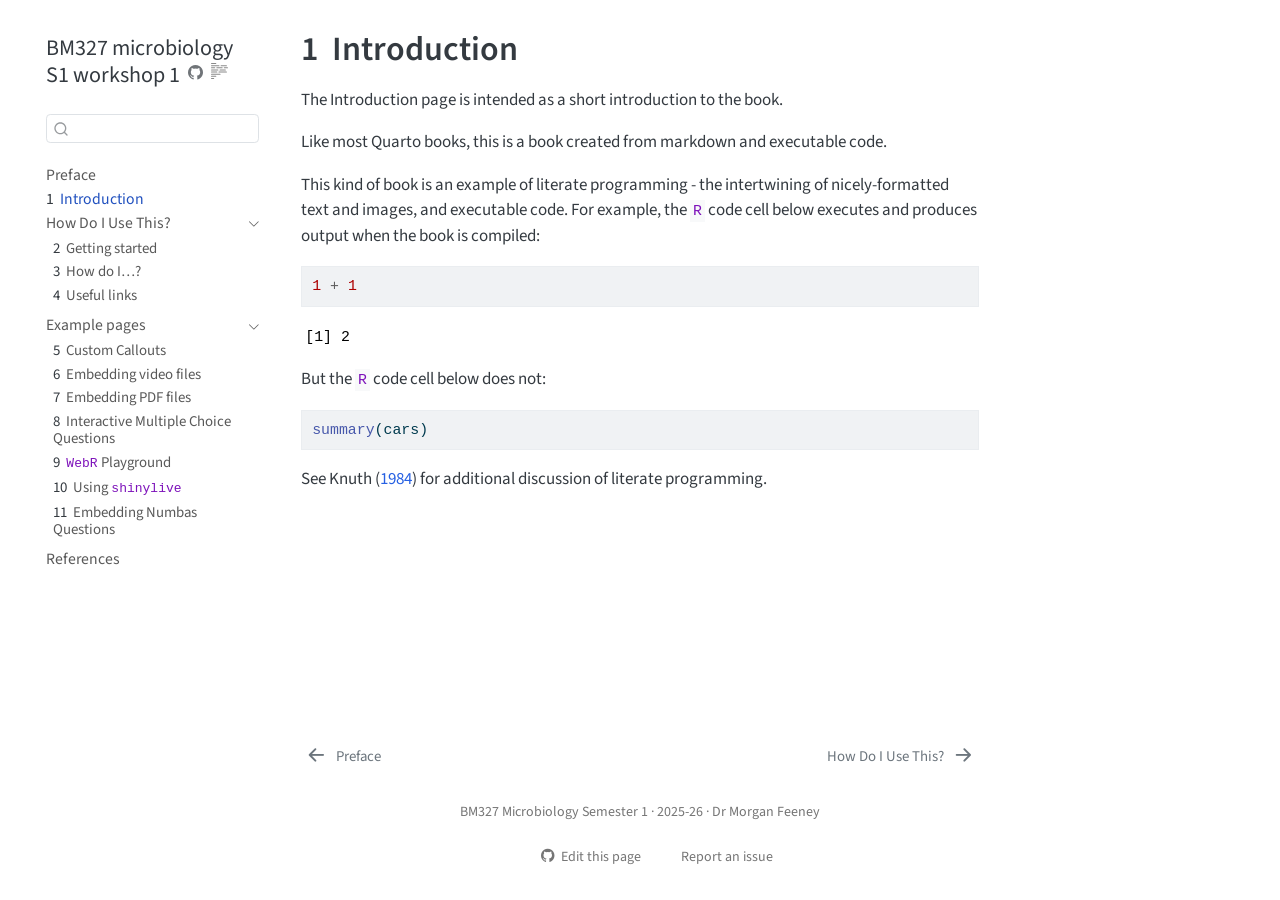
<file: intro.html>
<!DOCTYPE html>
<html xmlns="http://www.w3.org/1999/xhtml" lang="en" xml:lang="en"><head>

<meta charset="utf-8">
<meta name="generator" content="quarto-1.7.32">

<meta name="viewport" content="width=device-width, initial-scale=1.0, user-scalable=yes">

<meta name="author" content="Leighton Pritchard">

<title>1&nbsp; Introduction – BM327 microbiology S1 workshop 1</title>
<style>
code{white-space: pre-wrap;}
span.smallcaps{font-variant: small-caps;}
div.columns{display: flex; gap: min(4vw, 1.5em);}
div.column{flex: auto; overflow-x: auto;}
div.hanging-indent{margin-left: 1.5em; text-indent: -1.5em;}
ul.task-list{list-style: none;}
ul.task-list li input[type="checkbox"] {
  width: 0.8em;
  margin: 0 0.8em 0.2em -1em; /* quarto-specific, see https://github.com/quarto-dev/quarto-cli/issues/4556 */ 
  vertical-align: middle;
}
/* CSS for syntax highlighting */
html { -webkit-text-size-adjust: 100%; }
pre > code.sourceCode { white-space: pre; position: relative; }
pre > code.sourceCode > span { display: inline-block; line-height: 1.25; }
pre > code.sourceCode > span:empty { height: 1.2em; }
.sourceCode { overflow: visible; }
code.sourceCode > span { color: inherit; text-decoration: inherit; }
div.sourceCode { margin: 1em 0; }
pre.sourceCode { margin: 0; }
@media screen {
div.sourceCode { overflow: auto; }
}
@media print {
pre > code.sourceCode { white-space: pre-wrap; }
pre > code.sourceCode > span { text-indent: -5em; padding-left: 5em; }
}
pre.numberSource code
  { counter-reset: source-line 0; }
pre.numberSource code > span
  { position: relative; left: -4em; counter-increment: source-line; }
pre.numberSource code > span > a:first-child::before
  { content: counter(source-line);
    position: relative; left: -1em; text-align: right; vertical-align: baseline;
    border: none; display: inline-block;
    -webkit-touch-callout: none; -webkit-user-select: none;
    -khtml-user-select: none; -moz-user-select: none;
    -ms-user-select: none; user-select: none;
    padding: 0 4px; width: 4em;
  }
pre.numberSource { margin-left: 3em;  padding-left: 4px; }
div.sourceCode
  {   }
@media screen {
pre > code.sourceCode > span > a:first-child::before { text-decoration: underline; }
}
/* CSS for citations */
div.csl-bib-body { }
div.csl-entry {
  clear: both;
  margin-bottom: 0em;
}
.hanging-indent div.csl-entry {
  margin-left:2em;
  text-indent:-2em;
}
div.csl-left-margin {
  min-width:2em;
  float:left;
}
div.csl-right-inline {
  margin-left:2em;
  padding-left:1em;
}
div.csl-indent {
  margin-left: 2em;
}</style>


<script src="site_libs/quarto-nav/quarto-nav.js"></script>
<script src="site_libs/quarto-nav/headroom.min.js"></script>
<script src="site_libs/clipboard/clipboard.min.js"></script>
<script src="site_libs/quarto-search/autocomplete.umd.js"></script>
<script src="site_libs/quarto-search/fuse.min.js"></script>
<script src="site_libs/quarto-search/quarto-search.js"></script>
<meta name="quarto:offset" content="./">
<link href="./early-section.html" rel="next">
<link href="./index.html" rel="prev">
<link href="./icon_32.png" rel="icon" type="image/png">
<script src="site_libs/quarto-html/quarto.js" type="module"></script>
<script src="site_libs/quarto-html/tabsets/tabsets.js" type="module"></script>
<script src="site_libs/quarto-html/popper.min.js"></script>
<script src="site_libs/quarto-html/tippy.umd.min.js"></script>
<script src="site_libs/quarto-html/anchor.min.js"></script>
<link href="site_libs/quarto-html/tippy.css" rel="stylesheet">
<link href="site_libs/quarto-html/quarto-syntax-highlighting-37eea08aefeeee20ff55810ff984fec1.css" rel="stylesheet" id="quarto-text-highlighting-styles">
<script src="site_libs/bootstrap/bootstrap.min.js"></script>
<link href="site_libs/bootstrap/bootstrap-icons.css" rel="stylesheet">
<link href="site_libs/bootstrap/bootstrap-5fd9db47a040b21ac2cac9a0b3b722ba.min.css" rel="stylesheet" append-hash="true" id="quarto-bootstrap" data-mode="light">
<link href="site_libs/quarto-contrib/alpine-3.12/buttons.css" rel="stylesheet">
<script id="quarto-search-options" type="application/json">{
  "location": "sidebar",
  "copy-button": false,
  "collapse-after": 3,
  "panel-placement": "start",
  "type": "textbox",
  "limit": 50,
  "keyboard-shortcut": [
    "f",
    "/",
    "s"
  ],
  "show-item-context": false,
  "language": {
    "search-no-results-text": "No results",
    "search-matching-documents-text": "matching documents",
    "search-copy-link-title": "Copy link to search",
    "search-hide-matches-text": "Hide additional matches",
    "search-more-match-text": "more match in this document",
    "search-more-matches-text": "more matches in this document",
    "search-clear-button-title": "Clear",
    "search-text-placeholder": "",
    "search-detached-cancel-button-title": "Cancel",
    "search-submit-button-title": "Submit",
    "search-label": "Search"
  }
}</script>
<style>
div.callout-callout-challenge.callout {
  border-left-color: aquamarine;
}
div.callout-callout-challenge.callout-style-default > .callout-header {
  background-color: rgb(from aquamarine r g b / 13%);
}
div.callout-callout-challenge .callout-toggle::before {  background-image: url('data:image/svg+xml,<svg xmlns="http://www.w3.org/2000/svg" width="16" height="16" fill="rgb(33, 37, 41)" class="bi bi-chevron-down" viewBox="0 0 16 16"><path fill-rule="evenodd" d="M1.646 4.646a.5.5 0 0 1 .708 0L8 10.293l5.646-5.647a.5.5 0 0 1 .708.708l-6 6a.5.5 0 0 1-.708 0l-6-6a.5.5 0 0 1 0-.708z"/></svg>');}
div.callout-callout-challenge.callout-style-default .callout-icon::before, div.callout-callout-challenge.callout-titled .callout-icon::before {
  content: '🧑‍🏫';
  background-image: none;
}
div.callout-callout-microbe.callout {
  border-left-color: #1E90FF;
}
div.callout-callout-microbe.callout-style-default > .callout-header {
  background-color: rgba(30, 144, 255, 0.13);
}
div.callout-callout-microbe .callout-toggle::before {  background-image: url('data:image/svg+xml,<svg xmlns="http://www.w3.org/2000/svg" width="16" height="16" fill="rgb(33, 37, 41)" class="bi bi-chevron-down" viewBox="0 0 16 16"><path fill-rule="evenodd" d="M1.646 4.646a.5.5 0 0 1 .708 0L8 10.293l5.646-5.647a.5.5 0 0 1 .708.708l-6 6a.5.5 0 0 1-.708 0l-6-6a.5.5 0 0 1 0-.708z"/></svg>');}
div.callout-callout-microbe.callout-style-default .callout-icon::before, div.callout-callout-microbe.callout-titled .callout-icon::before {
  content: '🧫';
  background-image: none;
}
div.callout-callout-questions.callout {
  border-left-color: yellow;
}
div.callout-callout-questions.callout-style-default > .callout-header {
  background-color: rgb(from yellow r g b / 13%);
}
div.callout-callout-questions .callout-toggle::before {  background-image: url('data:image/svg+xml,<svg xmlns="http://www.w3.org/2000/svg" width="16" height="16" fill="rgb(33, 37, 41)" class="bi bi-chevron-down" viewBox="0 0 16 16"><path fill-rule="evenodd" d="M1.646 4.646a.5.5 0 0 1 .708 0L8 10.293l5.646-5.647a.5.5 0 0 1 .708.708l-6 6a.5.5 0 0 1-.708 0l-6-6a.5.5 0 0 1 0-.708z"/></svg>');}
div.callout-callout-questions.callout-style-default .callout-icon::before, div.callout-callout-questions.callout-titled .callout-icon::before {
  content: '🙋️';
  background-image: none;
}
div.callout-callout-case-study.callout {
  border-left-color: #FFA500;
}
div.callout-callout-case-study.callout-style-default > .callout-header {
  background-color: rgba(255, 165, 0, 0.13);
}
div.callout-callout-case-study .callout-toggle::before {  background-image: url('data:image/svg+xml,<svg xmlns="http://www.w3.org/2000/svg" width="16" height="16" fill="rgb(33, 37, 41)" class="bi bi-chevron-down" viewBox="0 0 16 16"><path fill-rule="evenodd" d="M1.646 4.646a.5.5 0 0 1 .708 0L8 10.293l5.646-5.647a.5.5 0 0 1 .708.708l-6 6a.5.5 0 0 1-.708 0l-6-6a.5.5 0 0 1 0-.708z"/></svg>');}
div.callout-callout-case-study.callout-style-default .callout-icon::before, div.callout-callout-case-study.callout-titled .callout-icon::before {
  content: '🔍';
  background-image: none;
}
div.callout-callout-data.callout {
  border-left-color: #32CD32;
}
div.callout-callout-data.callout-style-default > .callout-header {
  background-color: rgba(50, 205, 50, 0.13);
}
div.callout-callout-data .callout-toggle::before {  background-image: url('data:image/svg+xml,<svg xmlns="http://www.w3.org/2000/svg" width="16" height="16" fill="rgb(33, 37, 41)" class="bi bi-chevron-down" viewBox="0 0 16 16"><path fill-rule="evenodd" d="M1.646 4.646a.5.5 0 0 1 .708 0L8 10.293l5.646-5.647a.5.5 0 0 1 .708.708l-6 6a.5.5 0 0 1-.708 0l-6-6a.5.5 0 0 1 0-.708z"/></svg>');}
div.callout-callout-data.callout-style-default .callout-icon::before, div.callout-callout-data.callout-titled .callout-icon::before {
  content: '📊';
  background-image: none;
}
div.callout-callout-thumbs-up.callout {
  border-left-color: #008000;
}
div.callout-callout-thumbs-up.callout-style-default > .callout-header {
  background-color: rgba(0, 128, 0, 0.13);
}
div.callout-callout-thumbs-up .callout-toggle::before {  background-image: url('data:image/svg+xml,<svg xmlns="http://www.w3.org/2000/svg" width="16" height="16" fill="rgb(33, 37, 41)" class="bi bi-chevron-down" viewBox="0 0 16 16"><path fill-rule="evenodd" d="M1.646 4.646a.5.5 0 0 1 .708 0L8 10.293l5.646-5.647a.5.5 0 0 1 .708.708l-6 6a.5.5 0 0 1-.708 0l-6-6a.5.5 0 0 1 0-.708z"/></svg>');}
div.callout-callout-thumbs-up.callout-style-default .callout-icon::before, div.callout-callout-thumbs-up.callout-titled .callout-icon::before {
  content: '👍';
  background-image: none;
}
div.callout-callout-question.callout {
  border-left-color: yellow;
}
div.callout-callout-question.callout-style-default > .callout-header {
  background-color: rgb(from yellow r g b / 13%);
}
div.callout-callout-question .callout-toggle::before {  background-image: url('data:image/svg+xml,<svg xmlns="http://www.w3.org/2000/svg" width="16" height="16" fill="rgb(33, 37, 41)" class="bi bi-chevron-down" viewBox="0 0 16 16"><path fill-rule="evenodd" d="M1.646 4.646a.5.5 0 0 1 .708 0L8 10.293l5.646-5.647a.5.5 0 0 1 .708.708l-6 6a.5.5 0 0 1-.708 0l-6-6a.5.5 0 0 1 0-.708z"/></svg>');}
div.callout-callout-question.callout-style-default .callout-icon::before, div.callout-callout-question.callout-titled .callout-icon::before {
  content: '🙋';
  background-image: none;
}
div.callout-callout-todo.callout {
  border-left-color: pink;
}
div.callout-callout-todo.callout-style-default > .callout-header {
  background-color: rgb(from pink r g b / 13%);
}
div.callout-callout-todo .callout-toggle::before {  background-image: url('data:image/svg+xml,<svg xmlns="http://www.w3.org/2000/svg" width="16" height="16" fill="rgb(33, 37, 41)" class="bi bi-chevron-down" viewBox="0 0 16 16"><path fill-rule="evenodd" d="M1.646 4.646a.5.5 0 0 1 .708 0L8 10.293l5.646-5.647a.5.5 0 0 1 .708.708l-6 6a.5.5 0 0 1-.708 0l-6-6a.5.5 0 0 1 0-.708z"/></svg>');}
div.callout-callout-todo.callout-style-default .callout-icon::before, div.callout-callout-todo.callout-titled .callout-icon::before {
  content: '📝';
  background-image: none;
}
div.callout-callout-discussion.callout {
  border-left-color: #BA55D3;
}
div.callout-callout-discussion.callout-style-default > .callout-header {
  background-color: rgba(186, 85, 211, 0.13);
}
div.callout-callout-discussion .callout-toggle::before {  background-image: url('data:image/svg+xml,<svg xmlns="http://www.w3.org/2000/svg" width="16" height="16" fill="rgb(33, 37, 41)" class="bi bi-chevron-down" viewBox="0 0 16 16"><path fill-rule="evenodd" d="M1.646 4.646a.5.5 0 0 1 .708 0L8 10.293l5.646-5.647a.5.5 0 0 1 .708.708l-6 6a.5.5 0 0 1-.708 0l-6-6a.5.5 0 0 1 0-.708z"/></svg>');}
div.callout-callout-discussion.callout-style-default .callout-icon::before, div.callout-callout-discussion.callout-titled .callout-icon::before {
  content: '✨';
  background-image: none;
}
</style>


</head>

<body class="nav-sidebar floating quarto-light">

<div id="quarto-search-results"></div>
  <header id="quarto-header" class="headroom fixed-top">
  <nav class="quarto-secondary-nav">
    <div class="container-fluid d-flex">
      <button type="button" class="quarto-btn-toggle btn" data-bs-toggle="collapse" role="button" data-bs-target=".quarto-sidebar-collapse-item" aria-controls="quarto-sidebar" aria-expanded="false" aria-label="Toggle sidebar navigation" onclick="if (window.quartoToggleHeadroom) { window.quartoToggleHeadroom(); }">
        <i class="bi bi-layout-text-sidebar-reverse"></i>
      </button>
        <nav class="quarto-page-breadcrumbs" aria-label="breadcrumb"><ol class="breadcrumb"><li class="breadcrumb-item"><a href="./intro.html"><span class="chapter-number">1</span>&nbsp; <span class="chapter-title">Introduction</span></a></li></ol></nav>
        <a class="flex-grow-1" role="navigation" data-bs-toggle="collapse" data-bs-target=".quarto-sidebar-collapse-item" aria-controls="quarto-sidebar" aria-expanded="false" aria-label="Toggle sidebar navigation" onclick="if (window.quartoToggleHeadroom) { window.quartoToggleHeadroom(); }">      
        </a>
      <button type="button" class="btn quarto-search-button" aria-label="Search" onclick="window.quartoOpenSearch();">
        <i class="bi bi-search"></i>
      </button>
    </div>
  </nav>
</header>
<!-- content -->
<div id="quarto-content" class="quarto-container page-columns page-rows-contents page-layout-article">
<!-- sidebar -->
  <nav id="quarto-sidebar" class="sidebar collapse collapse-horizontal quarto-sidebar-collapse-item sidebar-navigation floating overflow-auto">
    <div class="pt-lg-2 mt-2 text-left sidebar-header">
    <div class="sidebar-title mb-0 py-0">
      <a href="./">BM327 microbiology S1 workshop 1</a> 
        <div class="sidebar-tools-main">
    <a href="https://github.com/mafeeney/BM327microS1-w1" title="Source Code" class="quarto-navigation-tool px-1" aria-label="Source Code"><i class="bi bi-github"></i></a>
  <a href="" class="quarto-reader-toggle quarto-navigation-tool px-1" onclick="window.quartoToggleReader(); return false;" title="Toggle reader mode">
  <div class="quarto-reader-toggle-btn">
  <i class="bi"></i>
  </div>
</a>
</div>
    </div>
      </div>
        <div class="mt-2 flex-shrink-0 align-items-center">
        <div class="sidebar-search">
        <div id="quarto-search" class="" title="Search"></div>
        </div>
        </div>
    <div class="sidebar-menu-container"> 
    <ul class="list-unstyled mt-1">
        <li class="sidebar-item">
  <div class="sidebar-item-container"> 
  <a href="./index.html" class="sidebar-item-text sidebar-link">
 <span class="menu-text">Preface</span></a>
  </div>
</li>
        <li class="sidebar-item">
  <div class="sidebar-item-container"> 
  <a href="./intro.html" class="sidebar-item-text sidebar-link active">
 <span class="menu-text"><span class="chapter-number">1</span>&nbsp; <span class="chapter-title">Introduction</span></span></a>
  </div>
</li>
        <li class="sidebar-item sidebar-item-section">
      <div class="sidebar-item-container"> 
            <a href="./early-section.html" class="sidebar-item-text sidebar-link">
 <span class="menu-text">How Do I Use This?</span></a>
          <a class="sidebar-item-toggle text-start" data-bs-toggle="collapse" data-bs-target="#quarto-sidebar-section-1" role="navigation" aria-expanded="true" aria-label="Toggle section">
            <i class="bi bi-chevron-right ms-2"></i>
          </a> 
      </div>
      <ul id="quarto-sidebar-section-1" class="collapse list-unstyled sidebar-section depth1 show">  
          <li class="sidebar-item">
  <div class="sidebar-item-container"> 
  <a href="./tutorial.html" class="sidebar-item-text sidebar-link">
 <span class="menu-text"><span class="chapter-number">2</span>&nbsp; <span class="chapter-title">Getting started</span></span></a>
  </div>
</li>
          <li class="sidebar-item">
  <div class="sidebar-item-container"> 
  <a href="./howto.html" class="sidebar-item-text sidebar-link">
 <span class="menu-text"><span class="chapter-number">3</span>&nbsp; <span class="chapter-title">How do I…?</span></span></a>
  </div>
</li>
          <li class="sidebar-item">
  <div class="sidebar-item-container"> 
  <a href="./links.html" class="sidebar-item-text sidebar-link">
 <span class="menu-text"><span class="chapter-number">4</span>&nbsp; <span class="chapter-title">Useful links</span></span></a>
  </div>
</li>
      </ul>
  </li>
        <li class="sidebar-item sidebar-item-section">
      <div class="sidebar-item-container"> 
            <a href="./example_pages.html" class="sidebar-item-text sidebar-link">
 <span class="menu-text">Example pages</span></a>
          <a class="sidebar-item-toggle text-start" data-bs-toggle="collapse" data-bs-target="#quarto-sidebar-section-2" role="navigation" aria-expanded="true" aria-label="Toggle section">
            <i class="bi bi-chevron-right ms-2"></i>
          </a> 
      </div>
      <ul id="quarto-sidebar-section-2" class="collapse list-unstyled sidebar-section depth1 show">  
          <li class="sidebar-item">
  <div class="sidebar-item-container"> 
  <a href="./callouts.html" class="sidebar-item-text sidebar-link">
 <span class="menu-text"><span class="chapter-number">5</span>&nbsp; <span class="chapter-title">Custom Callouts</span></span></a>
  </div>
</li>
          <li class="sidebar-item">
  <div class="sidebar-item-container"> 
  <a href="./movies.html" class="sidebar-item-text sidebar-link">
 <span class="menu-text"><span class="chapter-number">6</span>&nbsp; <span class="chapter-title">Embedding video files</span></span></a>
  </div>
</li>
          <li class="sidebar-item">
  <div class="sidebar-item-container"> 
  <a href="./embedpdf.html" class="sidebar-item-text sidebar-link">
 <span class="menu-text"><span class="chapter-number">7</span>&nbsp; <span class="chapter-title">Embedding PDF files</span></span></a>
  </div>
</li>
          <li class="sidebar-item">
  <div class="sidebar-item-container"> 
  <a href="./quiz.html" class="sidebar-item-text sidebar-link">
 <span class="menu-text"><span class="chapter-number">8</span>&nbsp; <span class="chapter-title">Interactive Multiple Choice Questions</span></span></a>
  </div>
</li>
          <li class="sidebar-item">
  <div class="sidebar-item-container"> 
  <a href="./webr-example.html" class="sidebar-item-text sidebar-link">
 <span class="menu-text"><span class="chapter-number">9</span>&nbsp; <span class="chapter-title"><code>WebR</code> Playground</span></span></a>
  </div>
</li>
          <li class="sidebar-item">
  <div class="sidebar-item-container"> 
  <a href="./shinylive.html" class="sidebar-item-text sidebar-link">
 <span class="menu-text"><span class="chapter-number">10</span>&nbsp; <span class="chapter-title">Using <code>shinylive</code></span></span></a>
  </div>
</li>
          <li class="sidebar-item">
  <div class="sidebar-item-container"> 
  <a href="./numbas.html" class="sidebar-item-text sidebar-link">
 <span class="menu-text"><span class="chapter-number">11</span>&nbsp; <span class="chapter-title">Embedding Numbas Questions</span></span></a>
  </div>
</li>
      </ul>
  </li>
        <li class="sidebar-item">
  <div class="sidebar-item-container"> 
  <a href="./references.html" class="sidebar-item-text sidebar-link">
 <span class="menu-text">References</span></a>
  </div>
</li>
    </ul>
    </div>
</nav>
<div id="quarto-sidebar-glass" class="quarto-sidebar-collapse-item" data-bs-toggle="collapse" data-bs-target=".quarto-sidebar-collapse-item"></div>
<!-- margin-sidebar -->
    <div id="quarto-margin-sidebar" class="sidebar margin-sidebar zindex-bottom">
        
    </div>
<!-- main -->
<main class="content" id="quarto-document-content">

<header id="title-block-header" class="quarto-title-block default">
<div class="quarto-title">
<h1 class="title"><span class="chapter-number">1</span>&nbsp; <span class="chapter-title">Introduction</span></h1>
</div>



<div class="quarto-title-meta">

    
  
    
  </div>
  


</header>


<p>The Introduction page is intended as a short introduction to the book.</p>
<p>Like most Quarto books, this is a book created from markdown and executable code.</p>
<p>This kind of book is an example of literate programming - the intertwining of nicely-formatted text and images, and executable code. For example, the <code>R</code> code cell below executes and produces output when the book is compiled:</p>
<div class="cell">
<div class="sourceCode cell-code" id="cb1"><pre class="sourceCode r code-with-copy"><code class="sourceCode r"><span id="cb1-1"><a href="#cb1-1" aria-hidden="true" tabindex="-1"></a><span class="dv">1</span> <span class="sc">+</span> <span class="dv">1</span></span></code><button title="Copy to Clipboard" class="code-copy-button"><i class="bi"></i></button></pre></div>
<div class="cell-output cell-output-stdout">
<pre><code>[1] 2</code></pre>
</div>
</div>
<p>But the <code>R</code> code cell below does not:</p>
<div class="cell">
<div class="sourceCode cell-code" id="cb3"><pre class="sourceCode r code-with-copy"><code class="sourceCode r"><span id="cb3-1"><a href="#cb3-1" aria-hidden="true" tabindex="-1"></a><span class="fu">summary</span>(cars)</span></code><button title="Copy to Clipboard" class="code-copy-button"><i class="bi"></i></button></pre></div>
</div>
<p>See <span class="citation" data-cites="knuth84">Knuth (<a href="references.html#ref-knuth84" role="doc-biblioref">1984</a>)</span> for additional discussion of literate programming.</p>


<div id="refs" class="references csl-bib-body hanging-indent" data-entry-spacing="0" role="list" style="display: none">
<div id="ref-knuth84" class="csl-entry" role="listitem">
Knuth, Donald E. 1984. <span>“Literate Programming.”</span> <em>Comput. J.</em> 27 (2): 97–111. <a href="https://doi.org/10.1093/comjnl/27.2.97">https://doi.org/10.1093/comjnl/27.2.97</a>.
</div>
</div>

</main> <!-- /main -->
<script id="quarto-html-after-body" type="application/javascript">
  window.document.addEventListener("DOMContentLoaded", function (event) {
    const icon = "";
    const anchorJS = new window.AnchorJS();
    anchorJS.options = {
      placement: 'right',
      icon: icon
    };
    anchorJS.add('.anchored');
    const isCodeAnnotation = (el) => {
      for (const clz of el.classList) {
        if (clz.startsWith('code-annotation-')) {                     
          return true;
        }
      }
      return false;
    }
    const onCopySuccess = function(e) {
      // button target
      const button = e.trigger;
      // don't keep focus
      button.blur();
      // flash "checked"
      button.classList.add('code-copy-button-checked');
      var currentTitle = button.getAttribute("title");
      button.setAttribute("title", "Copied!");
      let tooltip;
      if (window.bootstrap) {
        button.setAttribute("data-bs-toggle", "tooltip");
        button.setAttribute("data-bs-placement", "left");
        button.setAttribute("data-bs-title", "Copied!");
        tooltip = new bootstrap.Tooltip(button, 
          { trigger: "manual", 
            customClass: "code-copy-button-tooltip",
            offset: [0, -8]});
        tooltip.show();    
      }
      setTimeout(function() {
        if (tooltip) {
          tooltip.hide();
          button.removeAttribute("data-bs-title");
          button.removeAttribute("data-bs-toggle");
          button.removeAttribute("data-bs-placement");
        }
        button.setAttribute("title", currentTitle);
        button.classList.remove('code-copy-button-checked');
      }, 1000);
      // clear code selection
      e.clearSelection();
    }
    const getTextToCopy = function(trigger) {
        const codeEl = trigger.previousElementSibling.cloneNode(true);
        for (const childEl of codeEl.children) {
          if (isCodeAnnotation(childEl)) {
            childEl.remove();
          }
        }
        return codeEl.innerText;
    }
    const clipboard = new window.ClipboardJS('.code-copy-button:not([data-in-quarto-modal])', {
      text: getTextToCopy
    });
    clipboard.on('success', onCopySuccess);
    if (window.document.getElementById('quarto-embedded-source-code-modal')) {
      const clipboardModal = new window.ClipboardJS('.code-copy-button[data-in-quarto-modal]', {
        text: getTextToCopy,
        container: window.document.getElementById('quarto-embedded-source-code-modal')
      });
      clipboardModal.on('success', onCopySuccess);
    }
      var localhostRegex = new RegExp(/^(?:http|https):\/\/localhost\:?[0-9]*\//);
      var mailtoRegex = new RegExp(/^mailto:/);
        var filterRegex = new RegExp('/' + window.location.host + '/');
      var isInternal = (href) => {
          return filterRegex.test(href) || localhostRegex.test(href) || mailtoRegex.test(href);
      }
      // Inspect non-navigation links and adorn them if external
     var links = window.document.querySelectorAll('a[href]:not(.nav-link):not(.navbar-brand):not(.toc-action):not(.sidebar-link):not(.sidebar-item-toggle):not(.pagination-link):not(.no-external):not([aria-hidden]):not(.dropdown-item):not(.quarto-navigation-tool):not(.about-link)');
      for (var i=0; i<links.length; i++) {
        const link = links[i];
        if (!isInternal(link.href)) {
          // undo the damage that might have been done by quarto-nav.js in the case of
          // links that we want to consider external
          if (link.dataset.originalHref !== undefined) {
            link.href = link.dataset.originalHref;
          }
        }
      }
    function tippyHover(el, contentFn, onTriggerFn, onUntriggerFn) {
      const config = {
        allowHTML: true,
        maxWidth: 500,
        delay: 100,
        arrow: false,
        appendTo: function(el) {
            return el.parentElement;
        },
        interactive: true,
        interactiveBorder: 10,
        theme: 'quarto',
        placement: 'bottom-start',
      };
      if (contentFn) {
        config.content = contentFn;
      }
      if (onTriggerFn) {
        config.onTrigger = onTriggerFn;
      }
      if (onUntriggerFn) {
        config.onUntrigger = onUntriggerFn;
      }
      window.tippy(el, config); 
    }
    const noterefs = window.document.querySelectorAll('a[role="doc-noteref"]');
    for (var i=0; i<noterefs.length; i++) {
      const ref = noterefs[i];
      tippyHover(ref, function() {
        // use id or data attribute instead here
        let href = ref.getAttribute('data-footnote-href') || ref.getAttribute('href');
        try { href = new URL(href).hash; } catch {}
        const id = href.replace(/^#\/?/, "");
        const note = window.document.getElementById(id);
        if (note) {
          return note.innerHTML;
        } else {
          return "";
        }
      });
    }
    const xrefs = window.document.querySelectorAll('a.quarto-xref');
    const processXRef = (id, note) => {
      // Strip column container classes
      const stripColumnClz = (el) => {
        el.classList.remove("page-full", "page-columns");
        if (el.children) {
          for (const child of el.children) {
            stripColumnClz(child);
          }
        }
      }
      stripColumnClz(note)
      if (id === null || id.startsWith('sec-')) {
        // Special case sections, only their first couple elements
        const container = document.createElement("div");
        if (note.children && note.children.length > 2) {
          container.appendChild(note.children[0].cloneNode(true));
          for (let i = 1; i < note.children.length; i++) {
            const child = note.children[i];
            if (child.tagName === "P" && child.innerText === "") {
              continue;
            } else {
              container.appendChild(child.cloneNode(true));
              break;
            }
          }
          if (window.Quarto?.typesetMath) {
            window.Quarto.typesetMath(container);
          }
          return container.innerHTML
        } else {
          if (window.Quarto?.typesetMath) {
            window.Quarto.typesetMath(note);
          }
          return note.innerHTML;
        }
      } else {
        // Remove any anchor links if they are present
        const anchorLink = note.querySelector('a.anchorjs-link');
        if (anchorLink) {
          anchorLink.remove();
        }
        if (window.Quarto?.typesetMath) {
          window.Quarto.typesetMath(note);
        }
        if (note.classList.contains("callout")) {
          return note.outerHTML;
        } else {
          return note.innerHTML;
        }
      }
    }
    for (var i=0; i<xrefs.length; i++) {
      const xref = xrefs[i];
      tippyHover(xref, undefined, function(instance) {
        instance.disable();
        let url = xref.getAttribute('href');
        let hash = undefined; 
        if (url.startsWith('#')) {
          hash = url;
        } else {
          try { hash = new URL(url).hash; } catch {}
        }
        if (hash) {
          const id = hash.replace(/^#\/?/, "");
          const note = window.document.getElementById(id);
          if (note !== null) {
            try {
              const html = processXRef(id, note.cloneNode(true));
              instance.setContent(html);
            } finally {
              instance.enable();
              instance.show();
            }
          } else {
            // See if we can fetch this
            fetch(url.split('#')[0])
            .then(res => res.text())
            .then(html => {
              const parser = new DOMParser();
              const htmlDoc = parser.parseFromString(html, "text/html");
              const note = htmlDoc.getElementById(id);
              if (note !== null) {
                const html = processXRef(id, note);
                instance.setContent(html);
              } 
            }).finally(() => {
              instance.enable();
              instance.show();
            });
          }
        } else {
          // See if we can fetch a full url (with no hash to target)
          // This is a special case and we should probably do some content thinning / targeting
          fetch(url)
          .then(res => res.text())
          .then(html => {
            const parser = new DOMParser();
            const htmlDoc = parser.parseFromString(html, "text/html");
            const note = htmlDoc.querySelector('main.content');
            if (note !== null) {
              // This should only happen for chapter cross references
              // (since there is no id in the URL)
              // remove the first header
              if (note.children.length > 0 && note.children[0].tagName === "HEADER") {
                note.children[0].remove();
              }
              const html = processXRef(null, note);
              instance.setContent(html);
            } 
          }).finally(() => {
            instance.enable();
            instance.show();
          });
        }
      }, function(instance) {
      });
    }
        let selectedAnnoteEl;
        const selectorForAnnotation = ( cell, annotation) => {
          let cellAttr = 'data-code-cell="' + cell + '"';
          let lineAttr = 'data-code-annotation="' +  annotation + '"';
          const selector = 'span[' + cellAttr + '][' + lineAttr + ']';
          return selector;
        }
        const selectCodeLines = (annoteEl) => {
          const doc = window.document;
          const targetCell = annoteEl.getAttribute("data-target-cell");
          const targetAnnotation = annoteEl.getAttribute("data-target-annotation");
          const annoteSpan = window.document.querySelector(selectorForAnnotation(targetCell, targetAnnotation));
          const lines = annoteSpan.getAttribute("data-code-lines").split(",");
          const lineIds = lines.map((line) => {
            return targetCell + "-" + line;
          })
          let top = null;
          let height = null;
          let parent = null;
          if (lineIds.length > 0) {
              //compute the position of the single el (top and bottom and make a div)
              const el = window.document.getElementById(lineIds[0]);
              top = el.offsetTop;
              height = el.offsetHeight;
              parent = el.parentElement.parentElement;
            if (lineIds.length > 1) {
              const lastEl = window.document.getElementById(lineIds[lineIds.length - 1]);
              const bottom = lastEl.offsetTop + lastEl.offsetHeight;
              height = bottom - top;
            }
            if (top !== null && height !== null && parent !== null) {
              // cook up a div (if necessary) and position it 
              let div = window.document.getElementById("code-annotation-line-highlight");
              if (div === null) {
                div = window.document.createElement("div");
                div.setAttribute("id", "code-annotation-line-highlight");
                div.style.position = 'absolute';
                parent.appendChild(div);
              }
              div.style.top = top - 2 + "px";
              div.style.height = height + 4 + "px";
              div.style.left = 0;
              let gutterDiv = window.document.getElementById("code-annotation-line-highlight-gutter");
              if (gutterDiv === null) {
                gutterDiv = window.document.createElement("div");
                gutterDiv.setAttribute("id", "code-annotation-line-highlight-gutter");
                gutterDiv.style.position = 'absolute';
                const codeCell = window.document.getElementById(targetCell);
                const gutter = codeCell.querySelector('.code-annotation-gutter');
                gutter.appendChild(gutterDiv);
              }
              gutterDiv.style.top = top - 2 + "px";
              gutterDiv.style.height = height + 4 + "px";
            }
            selectedAnnoteEl = annoteEl;
          }
        };
        const unselectCodeLines = () => {
          const elementsIds = ["code-annotation-line-highlight", "code-annotation-line-highlight-gutter"];
          elementsIds.forEach((elId) => {
            const div = window.document.getElementById(elId);
            if (div) {
              div.remove();
            }
          });
          selectedAnnoteEl = undefined;
        };
          // Handle positioning of the toggle
      window.addEventListener(
        "resize",
        throttle(() => {
          elRect = undefined;
          if (selectedAnnoteEl) {
            selectCodeLines(selectedAnnoteEl);
          }
        }, 10)
      );
      function throttle(fn, ms) {
      let throttle = false;
      let timer;
        return (...args) => {
          if(!throttle) { // first call gets through
              fn.apply(this, args);
              throttle = true;
          } else { // all the others get throttled
              if(timer) clearTimeout(timer); // cancel #2
              timer = setTimeout(() => {
                fn.apply(this, args);
                timer = throttle = false;
              }, ms);
          }
        };
      }
        // Attach click handler to the DT
        const annoteDls = window.document.querySelectorAll('dt[data-target-cell]');
        for (const annoteDlNode of annoteDls) {
          annoteDlNode.addEventListener('click', (event) => {
            const clickedEl = event.target;
            if (clickedEl !== selectedAnnoteEl) {
              unselectCodeLines();
              const activeEl = window.document.querySelector('dt[data-target-cell].code-annotation-active');
              if (activeEl) {
                activeEl.classList.remove('code-annotation-active');
              }
              selectCodeLines(clickedEl);
              clickedEl.classList.add('code-annotation-active');
            } else {
              // Unselect the line
              unselectCodeLines();
              clickedEl.classList.remove('code-annotation-active');
            }
          });
        }
    const findCites = (el) => {
      const parentEl = el.parentElement;
      if (parentEl) {
        const cites = parentEl.dataset.cites;
        if (cites) {
          return {
            el,
            cites: cites.split(' ')
          };
        } else {
          return findCites(el.parentElement)
        }
      } else {
        return undefined;
      }
    };
    var bibliorefs = window.document.querySelectorAll('a[role="doc-biblioref"]');
    for (var i=0; i<bibliorefs.length; i++) {
      const ref = bibliorefs[i];
      const citeInfo = findCites(ref);
      if (citeInfo) {
        tippyHover(citeInfo.el, function() {
          var popup = window.document.createElement('div');
          citeInfo.cites.forEach(function(cite) {
            var citeDiv = window.document.createElement('div');
            citeDiv.classList.add('hanging-indent');
            citeDiv.classList.add('csl-entry');
            var biblioDiv = window.document.getElementById('ref-' + cite);
            if (biblioDiv) {
              citeDiv.innerHTML = biblioDiv.innerHTML;
            }
            popup.appendChild(citeDiv);
          });
          return popup.innerHTML;
        });
      }
    }
  });
  </script>
<nav class="page-navigation">
  <div class="nav-page nav-page-previous">
      <a href="./index.html" class="pagination-link" aria-label="Preface">
        <i class="bi bi-arrow-left-short"></i> <span class="nav-page-text">Preface</span>
      </a>          
  </div>
  <div class="nav-page nav-page-next">
      <a href="./early-section.html" class="pagination-link" aria-label="How Do I Use This?">
        <span class="nav-page-text">How Do I Use This?</span> <i class="bi bi-arrow-right-short"></i>
      </a>
  </div>
</nav>
</div> <!-- /content -->
<footer class="footer">
  <div class="nav-footer">
    <div class="nav-footer-left">
      &nbsp;
    </div>   
    <div class="nav-footer-center">
<p>BM327 Microbiology Semester 1 · 2025-26 · Dr Morgan Feeney</p>
<div class="toc-actions"><ul><li><a href="https://github.com/mafeeney/BM327microS1-w1/edit/main/intro.qmd" class="toc-action"><i class="bi bi-github"></i>Edit this page</a></li><li><a href="https://github.com/mafeeney/BM327microS1-w1/issues/new" class="toc-action"><i class="bi empty"></i>Report an issue</a></li></ul></div></div>
    <div class="nav-footer-right">
      &nbsp;
    </div>
  </div>
</footer>




<script src="site_libs/quarto-contrib/alpine-3.12/alpine@3.12.min.js"></script>
</body></html>
</file>
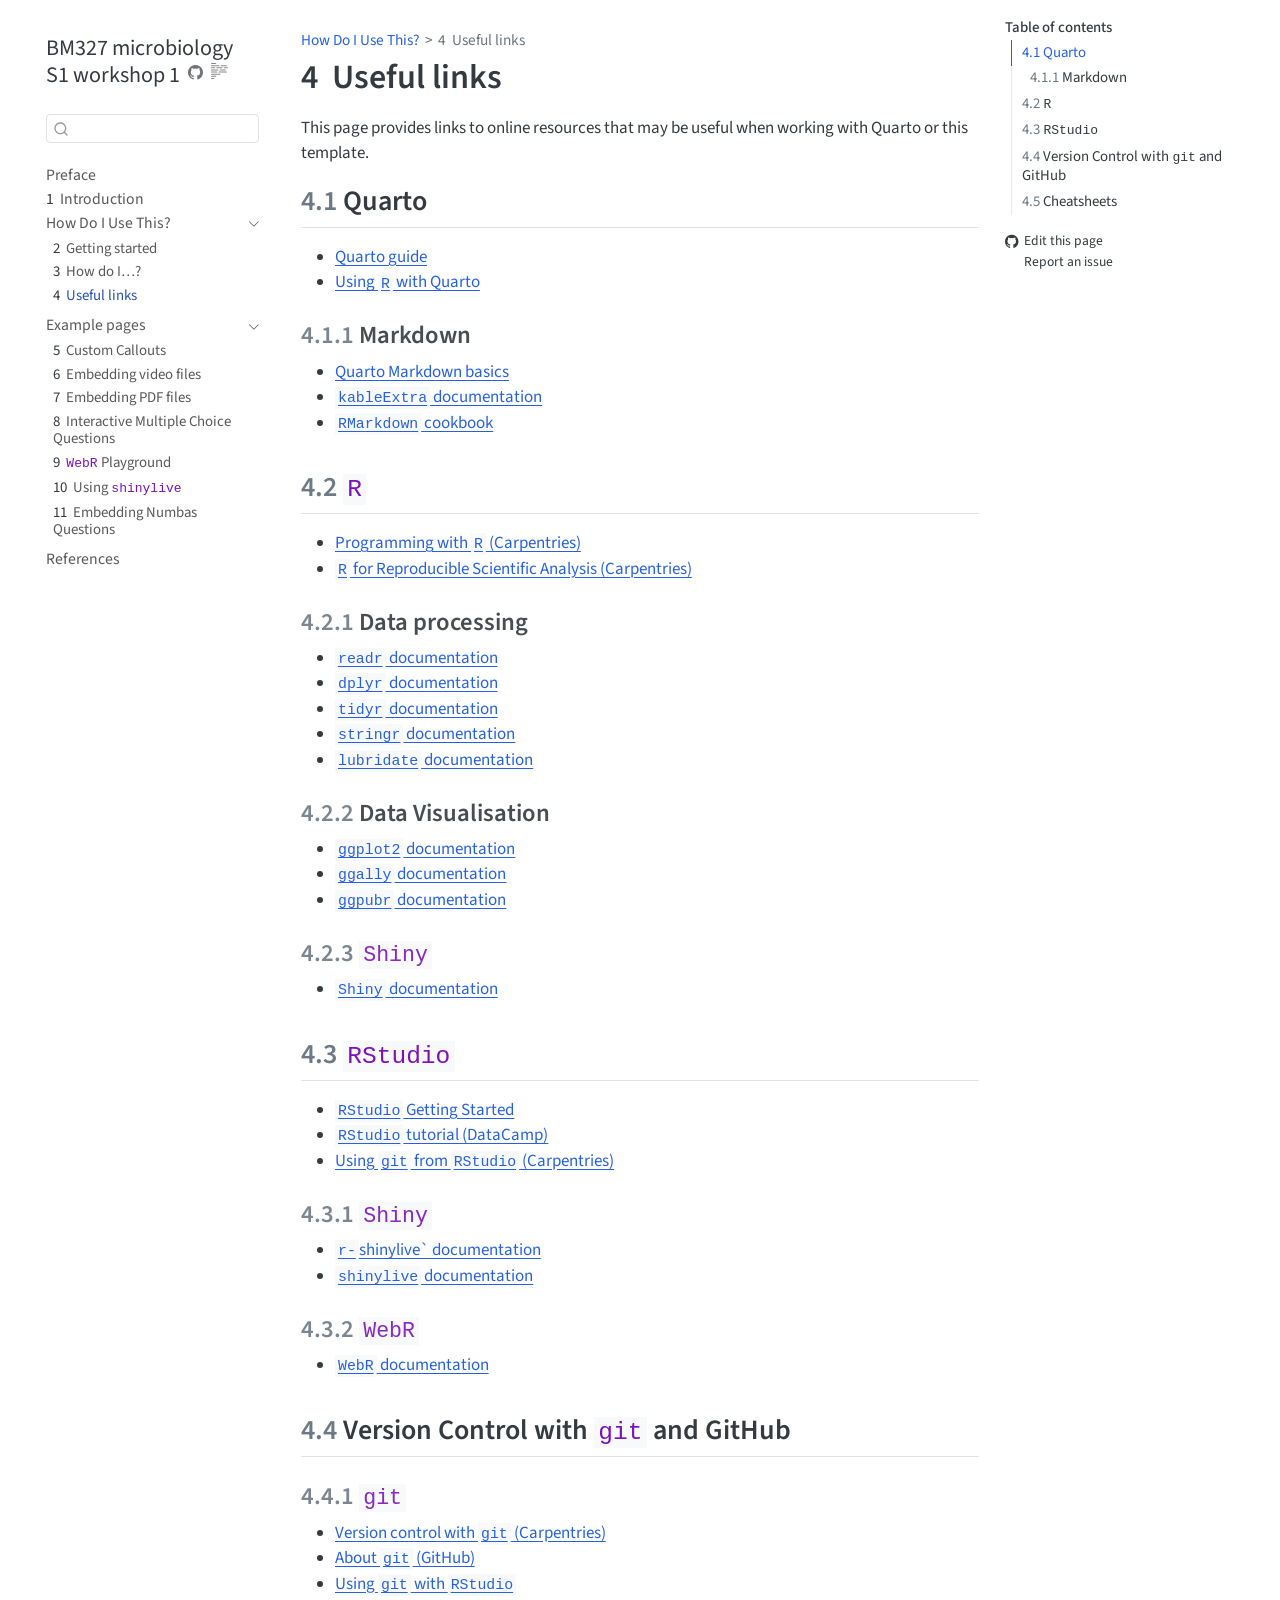
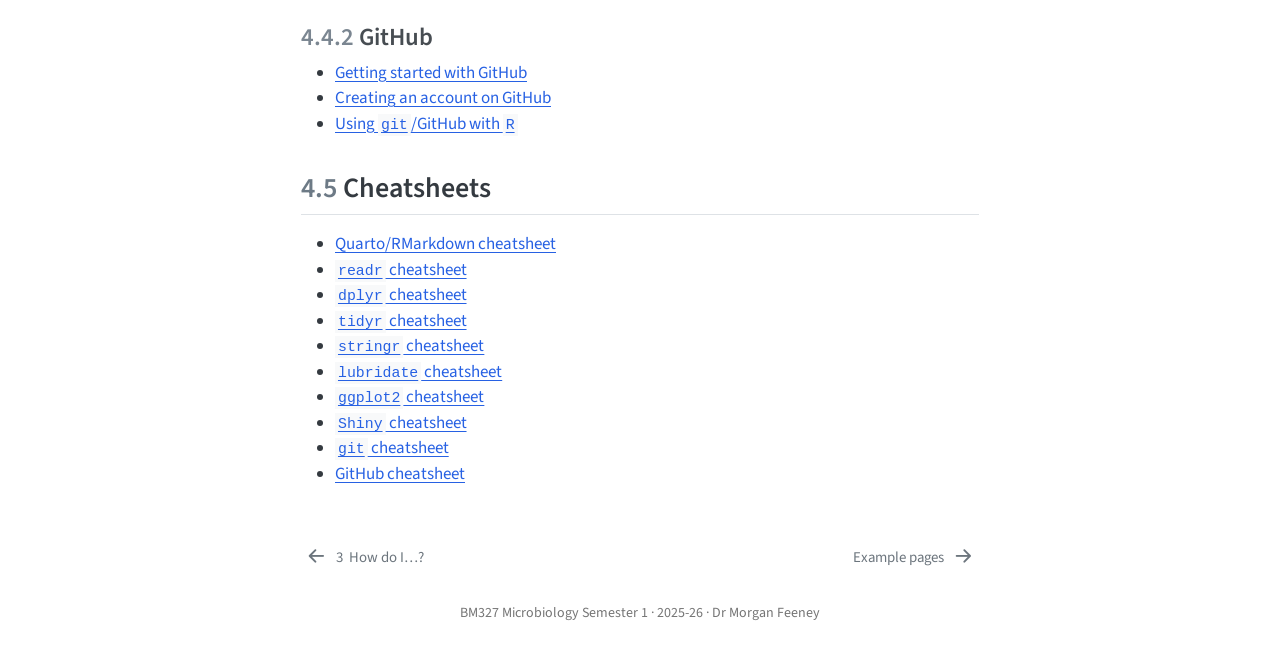
<file: links.html>
<!DOCTYPE html>
<html xmlns="http://www.w3.org/1999/xhtml" lang="en" xml:lang="en"><head>

<meta charset="utf-8">
<meta name="generator" content="quarto-1.7.32">

<meta name="viewport" content="width=device-width, initial-scale=1.0, user-scalable=yes">

<meta name="author" content="Leighton Pritchard">

<title>4&nbsp; Useful links – BM327 microbiology S1 workshop 1</title>
<style>
code{white-space: pre-wrap;}
span.smallcaps{font-variant: small-caps;}
div.columns{display: flex; gap: min(4vw, 1.5em);}
div.column{flex: auto; overflow-x: auto;}
div.hanging-indent{margin-left: 1.5em; text-indent: -1.5em;}
ul.task-list{list-style: none;}
ul.task-list li input[type="checkbox"] {
  width: 0.8em;
  margin: 0 0.8em 0.2em -1em; /* quarto-specific, see https://github.com/quarto-dev/quarto-cli/issues/4556 */ 
  vertical-align: middle;
}
</style>


<script src="site_libs/quarto-nav/quarto-nav.js"></script>
<script src="site_libs/quarto-nav/headroom.min.js"></script>
<script src="site_libs/clipboard/clipboard.min.js"></script>
<script src="site_libs/quarto-search/autocomplete.umd.js"></script>
<script src="site_libs/quarto-search/fuse.min.js"></script>
<script src="site_libs/quarto-search/quarto-search.js"></script>
<meta name="quarto:offset" content="./">
<link href="./example_pages.html" rel="next">
<link href="./howto.html" rel="prev">
<link href="./icon_32.png" rel="icon" type="image/png">
<script src="site_libs/quarto-html/quarto.js" type="module"></script>
<script src="site_libs/quarto-html/tabsets/tabsets.js" type="module"></script>
<script src="site_libs/quarto-html/popper.min.js"></script>
<script src="site_libs/quarto-html/tippy.umd.min.js"></script>
<script src="site_libs/quarto-html/anchor.min.js"></script>
<link href="site_libs/quarto-html/tippy.css" rel="stylesheet">
<link href="site_libs/quarto-html/quarto-syntax-highlighting-37eea08aefeeee20ff55810ff984fec1.css" rel="stylesheet" id="quarto-text-highlighting-styles">
<script src="site_libs/bootstrap/bootstrap.min.js"></script>
<link href="site_libs/bootstrap/bootstrap-icons.css" rel="stylesheet">
<link href="site_libs/bootstrap/bootstrap-5fd9db47a040b21ac2cac9a0b3b722ba.min.css" rel="stylesheet" append-hash="true" id="quarto-bootstrap" data-mode="light">
<link href="site_libs/quarto-contrib/alpine-3.12/buttons.css" rel="stylesheet">
<script id="quarto-search-options" type="application/json">{
  "location": "sidebar",
  "copy-button": false,
  "collapse-after": 3,
  "panel-placement": "start",
  "type": "textbox",
  "limit": 50,
  "keyboard-shortcut": [
    "f",
    "/",
    "s"
  ],
  "show-item-context": false,
  "language": {
    "search-no-results-text": "No results",
    "search-matching-documents-text": "matching documents",
    "search-copy-link-title": "Copy link to search",
    "search-hide-matches-text": "Hide additional matches",
    "search-more-match-text": "more match in this document",
    "search-more-matches-text": "more matches in this document",
    "search-clear-button-title": "Clear",
    "search-text-placeholder": "",
    "search-detached-cancel-button-title": "Cancel",
    "search-submit-button-title": "Submit",
    "search-label": "Search"
  }
}</script>
<style>
div.callout-callout-questions.callout {
  border-left-color: yellow;
}
div.callout-callout-questions.callout-style-default > .callout-header {
  background-color: rgb(from yellow r g b / 13%);
}
div.callout-callout-questions .callout-toggle::before {  background-image: url('data:image/svg+xml,<svg xmlns="http://www.w3.org/2000/svg" width="16" height="16" fill="rgb(33, 37, 41)" class="bi bi-chevron-down" viewBox="0 0 16 16"><path fill-rule="evenodd" d="M1.646 4.646a.5.5 0 0 1 .708 0L8 10.293l5.646-5.647a.5.5 0 0 1 .708.708l-6 6a.5.5 0 0 1-.708 0l-6-6a.5.5 0 0 1 0-.708z"/></svg>');}
div.callout-callout-questions.callout-style-default .callout-icon::before, div.callout-callout-questions.callout-titled .callout-icon::before {
  content: '🙋️';
  background-image: none;
}
div.callout-callout-case-study.callout {
  border-left-color: #FFA500;
}
div.callout-callout-case-study.callout-style-default > .callout-header {
  background-color: rgba(255, 165, 0, 0.13);
}
div.callout-callout-case-study .callout-toggle::before {  background-image: url('data:image/svg+xml,<svg xmlns="http://www.w3.org/2000/svg" width="16" height="16" fill="rgb(33, 37, 41)" class="bi bi-chevron-down" viewBox="0 0 16 16"><path fill-rule="evenodd" d="M1.646 4.646a.5.5 0 0 1 .708 0L8 10.293l5.646-5.647a.5.5 0 0 1 .708.708l-6 6a.5.5 0 0 1-.708 0l-6-6a.5.5 0 0 1 0-.708z"/></svg>');}
div.callout-callout-case-study.callout-style-default .callout-icon::before, div.callout-callout-case-study.callout-titled .callout-icon::before {
  content: '🔍';
  background-image: none;
}
div.callout-callout-question.callout {
  border-left-color: yellow;
}
div.callout-callout-question.callout-style-default > .callout-header {
  background-color: rgb(from yellow r g b / 13%);
}
div.callout-callout-question .callout-toggle::before {  background-image: url('data:image/svg+xml,<svg xmlns="http://www.w3.org/2000/svg" width="16" height="16" fill="rgb(33, 37, 41)" class="bi bi-chevron-down" viewBox="0 0 16 16"><path fill-rule="evenodd" d="M1.646 4.646a.5.5 0 0 1 .708 0L8 10.293l5.646-5.647a.5.5 0 0 1 .708.708l-6 6a.5.5 0 0 1-.708 0l-6-6a.5.5 0 0 1 0-.708z"/></svg>');}
div.callout-callout-question.callout-style-default .callout-icon::before, div.callout-callout-question.callout-titled .callout-icon::before {
  content: '🙋';
  background-image: none;
}
div.callout-callout-microbe.callout {
  border-left-color: #1E90FF;
}
div.callout-callout-microbe.callout-style-default > .callout-header {
  background-color: rgba(30, 144, 255, 0.13);
}
div.callout-callout-microbe .callout-toggle::before {  background-image: url('data:image/svg+xml,<svg xmlns="http://www.w3.org/2000/svg" width="16" height="16" fill="rgb(33, 37, 41)" class="bi bi-chevron-down" viewBox="0 0 16 16"><path fill-rule="evenodd" d="M1.646 4.646a.5.5 0 0 1 .708 0L8 10.293l5.646-5.647a.5.5 0 0 1 .708.708l-6 6a.5.5 0 0 1-.708 0l-6-6a.5.5 0 0 1 0-.708z"/></svg>');}
div.callout-callout-microbe.callout-style-default .callout-icon::before, div.callout-callout-microbe.callout-titled .callout-icon::before {
  content: '🧫';
  background-image: none;
}
div.callout-callout-challenge.callout {
  border-left-color: aquamarine;
}
div.callout-callout-challenge.callout-style-default > .callout-header {
  background-color: rgb(from aquamarine r g b / 13%);
}
div.callout-callout-challenge .callout-toggle::before {  background-image: url('data:image/svg+xml,<svg xmlns="http://www.w3.org/2000/svg" width="16" height="16" fill="rgb(33, 37, 41)" class="bi bi-chevron-down" viewBox="0 0 16 16"><path fill-rule="evenodd" d="M1.646 4.646a.5.5 0 0 1 .708 0L8 10.293l5.646-5.647a.5.5 0 0 1 .708.708l-6 6a.5.5 0 0 1-.708 0l-6-6a.5.5 0 0 1 0-.708z"/></svg>');}
div.callout-callout-challenge.callout-style-default .callout-icon::before, div.callout-callout-challenge.callout-titled .callout-icon::before {
  content: '🧑‍🏫';
  background-image: none;
}
div.callout-callout-data.callout {
  border-left-color: #32CD32;
}
div.callout-callout-data.callout-style-default > .callout-header {
  background-color: rgba(50, 205, 50, 0.13);
}
div.callout-callout-data .callout-toggle::before {  background-image: url('data:image/svg+xml,<svg xmlns="http://www.w3.org/2000/svg" width="16" height="16" fill="rgb(33, 37, 41)" class="bi bi-chevron-down" viewBox="0 0 16 16"><path fill-rule="evenodd" d="M1.646 4.646a.5.5 0 0 1 .708 0L8 10.293l5.646-5.647a.5.5 0 0 1 .708.708l-6 6a.5.5 0 0 1-.708 0l-6-6a.5.5 0 0 1 0-.708z"/></svg>');}
div.callout-callout-data.callout-style-default .callout-icon::before, div.callout-callout-data.callout-titled .callout-icon::before {
  content: '📊';
  background-image: none;
}
div.callout-callout-todo.callout {
  border-left-color: pink;
}
div.callout-callout-todo.callout-style-default > .callout-header {
  background-color: rgb(from pink r g b / 13%);
}
div.callout-callout-todo .callout-toggle::before {  background-image: url('data:image/svg+xml,<svg xmlns="http://www.w3.org/2000/svg" width="16" height="16" fill="rgb(33, 37, 41)" class="bi bi-chevron-down" viewBox="0 0 16 16"><path fill-rule="evenodd" d="M1.646 4.646a.5.5 0 0 1 .708 0L8 10.293l5.646-5.647a.5.5 0 0 1 .708.708l-6 6a.5.5 0 0 1-.708 0l-6-6a.5.5 0 0 1 0-.708z"/></svg>');}
div.callout-callout-todo.callout-style-default .callout-icon::before, div.callout-callout-todo.callout-titled .callout-icon::before {
  content: '📝';
  background-image: none;
}
div.callout-callout-discussion.callout {
  border-left-color: #BA55D3;
}
div.callout-callout-discussion.callout-style-default > .callout-header {
  background-color: rgba(186, 85, 211, 0.13);
}
div.callout-callout-discussion .callout-toggle::before {  background-image: url('data:image/svg+xml,<svg xmlns="http://www.w3.org/2000/svg" width="16" height="16" fill="rgb(33, 37, 41)" class="bi bi-chevron-down" viewBox="0 0 16 16"><path fill-rule="evenodd" d="M1.646 4.646a.5.5 0 0 1 .708 0L8 10.293l5.646-5.647a.5.5 0 0 1 .708.708l-6 6a.5.5 0 0 1-.708 0l-6-6a.5.5 0 0 1 0-.708z"/></svg>');}
div.callout-callout-discussion.callout-style-default .callout-icon::before, div.callout-callout-discussion.callout-titled .callout-icon::before {
  content: '✨';
  background-image: none;
}
div.callout-callout-thumbs-up.callout {
  border-left-color: #008000;
}
div.callout-callout-thumbs-up.callout-style-default > .callout-header {
  background-color: rgba(0, 128, 0, 0.13);
}
div.callout-callout-thumbs-up .callout-toggle::before {  background-image: url('data:image/svg+xml,<svg xmlns="http://www.w3.org/2000/svg" width="16" height="16" fill="rgb(33, 37, 41)" class="bi bi-chevron-down" viewBox="0 0 16 16"><path fill-rule="evenodd" d="M1.646 4.646a.5.5 0 0 1 .708 0L8 10.293l5.646-5.647a.5.5 0 0 1 .708.708l-6 6a.5.5 0 0 1-.708 0l-6-6a.5.5 0 0 1 0-.708z"/></svg>');}
div.callout-callout-thumbs-up.callout-style-default .callout-icon::before, div.callout-callout-thumbs-up.callout-titled .callout-icon::before {
  content: '👍';
  background-image: none;
}
</style>


</head>

<body class="nav-sidebar floating quarto-light">

<div id="quarto-search-results"></div>
  <header id="quarto-header" class="headroom fixed-top">
  <nav class="quarto-secondary-nav">
    <div class="container-fluid d-flex">
      <button type="button" class="quarto-btn-toggle btn" data-bs-toggle="collapse" role="button" data-bs-target=".quarto-sidebar-collapse-item" aria-controls="quarto-sidebar" aria-expanded="false" aria-label="Toggle sidebar navigation" onclick="if (window.quartoToggleHeadroom) { window.quartoToggleHeadroom(); }">
        <i class="bi bi-layout-text-sidebar-reverse"></i>
      </button>
        <nav class="quarto-page-breadcrumbs" aria-label="breadcrumb"><ol class="breadcrumb"><li class="breadcrumb-item"><a href="./early-section.html">How Do I Use This?</a></li><li class="breadcrumb-item"><a href="./links.html"><span class="chapter-number">4</span>&nbsp; <span class="chapter-title">Useful links</span></a></li></ol></nav>
        <a class="flex-grow-1" role="navigation" data-bs-toggle="collapse" data-bs-target=".quarto-sidebar-collapse-item" aria-controls="quarto-sidebar" aria-expanded="false" aria-label="Toggle sidebar navigation" onclick="if (window.quartoToggleHeadroom) { window.quartoToggleHeadroom(); }">      
        </a>
      <button type="button" class="btn quarto-search-button" aria-label="Search" onclick="window.quartoOpenSearch();">
        <i class="bi bi-search"></i>
      </button>
    </div>
  </nav>
</header>
<!-- content -->
<div id="quarto-content" class="quarto-container page-columns page-rows-contents page-layout-article">
<!-- sidebar -->
  <nav id="quarto-sidebar" class="sidebar collapse collapse-horizontal quarto-sidebar-collapse-item sidebar-navigation floating overflow-auto">
    <div class="pt-lg-2 mt-2 text-left sidebar-header">
    <div class="sidebar-title mb-0 py-0">
      <a href="./">BM327 microbiology S1 workshop 1</a> 
        <div class="sidebar-tools-main">
    <a href="https://github.com/mafeeney/BM327microS1-w1" title="Source Code" class="quarto-navigation-tool px-1" aria-label="Source Code"><i class="bi bi-github"></i></a>
  <a href="" class="quarto-reader-toggle quarto-navigation-tool px-1" onclick="window.quartoToggleReader(); return false;" title="Toggle reader mode">
  <div class="quarto-reader-toggle-btn">
  <i class="bi"></i>
  </div>
</a>
</div>
    </div>
      </div>
        <div class="mt-2 flex-shrink-0 align-items-center">
        <div class="sidebar-search">
        <div id="quarto-search" class="" title="Search"></div>
        </div>
        </div>
    <div class="sidebar-menu-container"> 
    <ul class="list-unstyled mt-1">
        <li class="sidebar-item">
  <div class="sidebar-item-container"> 
  <a href="./index.html" class="sidebar-item-text sidebar-link">
 <span class="menu-text">Preface</span></a>
  </div>
</li>
        <li class="sidebar-item">
  <div class="sidebar-item-container"> 
  <a href="./intro.html" class="sidebar-item-text sidebar-link">
 <span class="menu-text"><span class="chapter-number">1</span>&nbsp; <span class="chapter-title">Introduction</span></span></a>
  </div>
</li>
        <li class="sidebar-item sidebar-item-section">
      <div class="sidebar-item-container"> 
            <a href="./early-section.html" class="sidebar-item-text sidebar-link">
 <span class="menu-text">How Do I Use This?</span></a>
          <a class="sidebar-item-toggle text-start" data-bs-toggle="collapse" data-bs-target="#quarto-sidebar-section-1" role="navigation" aria-expanded="true" aria-label="Toggle section">
            <i class="bi bi-chevron-right ms-2"></i>
          </a> 
      </div>
      <ul id="quarto-sidebar-section-1" class="collapse list-unstyled sidebar-section depth1 show">  
          <li class="sidebar-item">
  <div class="sidebar-item-container"> 
  <a href="./tutorial.html" class="sidebar-item-text sidebar-link">
 <span class="menu-text"><span class="chapter-number">2</span>&nbsp; <span class="chapter-title">Getting started</span></span></a>
  </div>
</li>
          <li class="sidebar-item">
  <div class="sidebar-item-container"> 
  <a href="./howto.html" class="sidebar-item-text sidebar-link">
 <span class="menu-text"><span class="chapter-number">3</span>&nbsp; <span class="chapter-title">How do I…?</span></span></a>
  </div>
</li>
          <li class="sidebar-item">
  <div class="sidebar-item-container"> 
  <a href="./links.html" class="sidebar-item-text sidebar-link active">
 <span class="menu-text"><span class="chapter-number">4</span>&nbsp; <span class="chapter-title">Useful links</span></span></a>
  </div>
</li>
      </ul>
  </li>
        <li class="sidebar-item sidebar-item-section">
      <div class="sidebar-item-container"> 
            <a href="./example_pages.html" class="sidebar-item-text sidebar-link">
 <span class="menu-text">Example pages</span></a>
          <a class="sidebar-item-toggle text-start" data-bs-toggle="collapse" data-bs-target="#quarto-sidebar-section-2" role="navigation" aria-expanded="true" aria-label="Toggle section">
            <i class="bi bi-chevron-right ms-2"></i>
          </a> 
      </div>
      <ul id="quarto-sidebar-section-2" class="collapse list-unstyled sidebar-section depth1 show">  
          <li class="sidebar-item">
  <div class="sidebar-item-container"> 
  <a href="./callouts.html" class="sidebar-item-text sidebar-link">
 <span class="menu-text"><span class="chapter-number">5</span>&nbsp; <span class="chapter-title">Custom Callouts</span></span></a>
  </div>
</li>
          <li class="sidebar-item">
  <div class="sidebar-item-container"> 
  <a href="./movies.html" class="sidebar-item-text sidebar-link">
 <span class="menu-text"><span class="chapter-number">6</span>&nbsp; <span class="chapter-title">Embedding video files</span></span></a>
  </div>
</li>
          <li class="sidebar-item">
  <div class="sidebar-item-container"> 
  <a href="./embedpdf.html" class="sidebar-item-text sidebar-link">
 <span class="menu-text"><span class="chapter-number">7</span>&nbsp; <span class="chapter-title">Embedding PDF files</span></span></a>
  </div>
</li>
          <li class="sidebar-item">
  <div class="sidebar-item-container"> 
  <a href="./quiz.html" class="sidebar-item-text sidebar-link">
 <span class="menu-text"><span class="chapter-number">8</span>&nbsp; <span class="chapter-title">Interactive Multiple Choice Questions</span></span></a>
  </div>
</li>
          <li class="sidebar-item">
  <div class="sidebar-item-container"> 
  <a href="./webr-example.html" class="sidebar-item-text sidebar-link">
 <span class="menu-text"><span class="chapter-number">9</span>&nbsp; <span class="chapter-title"><code>WebR</code> Playground</span></span></a>
  </div>
</li>
          <li class="sidebar-item">
  <div class="sidebar-item-container"> 
  <a href="./shinylive.html" class="sidebar-item-text sidebar-link">
 <span class="menu-text"><span class="chapter-number">10</span>&nbsp; <span class="chapter-title">Using <code>shinylive</code></span></span></a>
  </div>
</li>
          <li class="sidebar-item">
  <div class="sidebar-item-container"> 
  <a href="./numbas.html" class="sidebar-item-text sidebar-link">
 <span class="menu-text"><span class="chapter-number">11</span>&nbsp; <span class="chapter-title">Embedding Numbas Questions</span></span></a>
  </div>
</li>
      </ul>
  </li>
        <li class="sidebar-item">
  <div class="sidebar-item-container"> 
  <a href="./references.html" class="sidebar-item-text sidebar-link">
 <span class="menu-text">References</span></a>
  </div>
</li>
    </ul>
    </div>
</nav>
<div id="quarto-sidebar-glass" class="quarto-sidebar-collapse-item" data-bs-toggle="collapse" data-bs-target=".quarto-sidebar-collapse-item"></div>
<!-- margin-sidebar -->
    <div id="quarto-margin-sidebar" class="sidebar margin-sidebar">
        <nav id="TOC" role="doc-toc" class="toc-active">
    <h2 id="toc-title">Table of contents</h2>
   
  <ul>
  <li><a href="#quarto" id="toc-quarto" class="nav-link active" data-scroll-target="#quarto"><span class="header-section-number">4.1</span> Quarto</a>
  <ul class="collapse">
  <li><a href="#markdown" id="toc-markdown" class="nav-link" data-scroll-target="#markdown"><span class="header-section-number">4.1.1</span> Markdown</a></li>
  </ul></li>
  <li><a href="#r" id="toc-r" class="nav-link" data-scroll-target="#r"><span class="header-section-number">4.2</span> <code>R</code></a>
  <ul class="collapse">
  <li><a href="#data-processing" id="toc-data-processing" class="nav-link" data-scroll-target="#data-processing"><span class="header-section-number">4.2.1</span> Data processing</a></li>
  <li><a href="#data-visualisation" id="toc-data-visualisation" class="nav-link" data-scroll-target="#data-visualisation"><span class="header-section-number">4.2.2</span> Data Visualisation</a></li>
  <li><a href="#shiny" id="toc-shiny" class="nav-link" data-scroll-target="#shiny"><span class="header-section-number">4.2.3</span> <code>Shiny</code></a></li>
  </ul></li>
  <li><a href="#rstudio" id="toc-rstudio" class="nav-link" data-scroll-target="#rstudio"><span class="header-section-number">4.3</span> <code>RStudio</code></a>
  <ul class="collapse">
  <li><a href="#shiny-1" id="toc-shiny-1" class="nav-link" data-scroll-target="#shiny-1"><span class="header-section-number">4.3.1</span> <code>Shiny</code></a></li>
  <li><a href="#webr" id="toc-webr" class="nav-link" data-scroll-target="#webr"><span class="header-section-number">4.3.2</span> <code>WebR</code></a></li>
  </ul></li>
  <li><a href="#version-control-with-git-and-github" id="toc-version-control-with-git-and-github" class="nav-link" data-scroll-target="#version-control-with-git-and-github"><span class="header-section-number">4.4</span> Version Control with <code>git</code> and GitHub</a>
  <ul class="collapse">
  <li><a href="#git" id="toc-git" class="nav-link" data-scroll-target="#git"><span class="header-section-number">4.4.1</span> <code>git</code></a></li>
  <li><a href="#github" id="toc-github" class="nav-link" data-scroll-target="#github"><span class="header-section-number">4.4.2</span> GitHub</a></li>
  </ul></li>
  <li><a href="#cheatsheets" id="toc-cheatsheets" class="nav-link" data-scroll-target="#cheatsheets"><span class="header-section-number">4.5</span> Cheatsheets</a></li>
  </ul>
<div class="toc-actions"><ul><li><a href="https://github.com/mafeeney/BM327microS1-w1/edit/main/links.qmd" class="toc-action"><i class="bi bi-github"></i>Edit this page</a></li><li><a href="https://github.com/mafeeney/BM327microS1-w1/issues/new" class="toc-action"><i class="bi empty"></i>Report an issue</a></li></ul></div></nav>
    </div>
<!-- main -->
<main class="content" id="quarto-document-content">

<header id="title-block-header" class="quarto-title-block default"><nav class="quarto-page-breadcrumbs quarto-title-breadcrumbs d-none d-lg-block" aria-label="breadcrumb"><ol class="breadcrumb"><li class="breadcrumb-item"><a href="./early-section.html">How Do I Use This?</a></li><li class="breadcrumb-item"><a href="./links.html"><span class="chapter-number">4</span>&nbsp; <span class="chapter-title">Useful links</span></a></li></ol></nav>
<div class="quarto-title">
<h1 class="title"><span class="chapter-number">4</span>&nbsp; <span class="chapter-title">Useful links</span></h1>
</div>



<div class="quarto-title-meta">

    
  
    
  </div>
  


</header>


<p>This page provides links to online resources that may be useful when working with Quarto or this template.</p>
<section id="quarto" class="level2" data-number="4.1">
<h2 data-number="4.1" class="anchored" data-anchor-id="quarto"><span class="header-section-number">4.1</span> Quarto</h2>
<ul>
<li><a href="https://quarto.org/docs/guide/">Quarto guide</a></li>
<li><a href="https://quarto.org/docs/computations/r.html">Using <code>R</code> with Quarto</a></li>
</ul>
<section id="markdown" class="level3" data-number="4.1.1">
<h3 data-number="4.1.1" class="anchored" data-anchor-id="markdown"><span class="header-section-number">4.1.1</span> Markdown</h3>
<ul>
<li><a href="https://quarto.org/docs/authoring/markdown-basics.html">Quarto Markdown basics</a></li>
<li><a href="https://www.rdocumentation.org/packages/kableExtra/versions/1.4.0"><code>kableExtra</code> documentation</a></li>
<li><a href="https://bookdown.org/yihui/rmarkdown-cookbook/"><code>RMarkdown</code> cookbook</a></li>
</ul>
</section>
</section>
<section id="r" class="level2" data-number="4.2">
<h2 data-number="4.2" class="anchored" data-anchor-id="r"><span class="header-section-number">4.2</span> <code>R</code></h2>
<ul>
<li><a href="https://swcarpentry.github.io/r-novice-inflammation/">Programming with <code>R</code> (Carpentries)</a></li>
<li><a href="https://swcarpentry.github.io/r-novice-gapminder/"><code>R</code> for Reproducible Scientific Analysis (Carpentries)</a></li>
</ul>
<section id="data-processing" class="level3" data-number="4.2.1">
<h3 data-number="4.2.1" class="anchored" data-anchor-id="data-processing"><span class="header-section-number">4.2.1</span> Data processing</h3>
<ul>
<li><a href="https://readr.tidyverse.org/"><code>readr</code> documentation</a></li>
<li><a href="https://dplyr.tidyverse.org/"><code>dplyr</code> documentation</a></li>
<li><a href="https://tidyr.tidyverse.org/"><code>tidyr</code> documentation</a></li>
<li><a href="https://stringr.tidyverse.org/"><code>stringr</code> documentation</a></li>
<li><a href="https://lubridate.tidyverse.org/"><code>lubridate</code> documentation</a></li>
</ul>
</section>
<section id="data-visualisation" class="level3" data-number="4.2.2">
<h3 data-number="4.2.2" class="anchored" data-anchor-id="data-visualisation"><span class="header-section-number">4.2.2</span> Data Visualisation</h3>
<ul>
<li><a href="https://ggplot2.tidyverse.org/reference/"><code>ggplot2</code> documentation</a></li>
<li><a href="https://ggobi.github.io/ggally/reference/index.html"><code>ggally</code> documentation</a></li>
<li><a href="https://rpkgs.datanovia.com/ggpubr/index.html"><code>ggpubr</code> documentation</a></li>
</ul>
</section>
<section id="shiny" class="level3" data-number="4.2.3">
<h3 data-number="4.2.3" class="anchored" data-anchor-id="shiny"><span class="header-section-number">4.2.3</span> <code>Shiny</code></h3>
<ul>
<li><a href="https://shiny.posit.co/r/getstarted/shiny-basics/lesson1/"><code>Shiny</code> documentation</a></li>
</ul>
</section>
</section>
<section id="rstudio" class="level2" data-number="4.3">
<h2 data-number="4.3" class="anchored" data-anchor-id="rstudio"><span class="header-section-number">4.3</span> <code>RStudio</code></h2>
<ul>
<li><a href="https://docs.posit.co/ide/user/ide/get-started/"><code>RStudio</code> Getting Started</a></li>
<li><a href="https://www.datacamp.com/tutorial/r-studio-tutorial"><code>RStudio</code> tutorial (DataCamp)</a></li>
<li><a href="https://opsis.eci.ox.ac.uk/swc-git-novice/14-supplemental-rstudio.html">Using <code>git</code> from <code>RStudio</code> (Carpentries)</a></li>
</ul>
<section id="shiny-1" class="level3" data-number="4.3.1">
<h3 data-number="4.3.1" class="anchored" data-anchor-id="shiny-1"><span class="header-section-number">4.3.1</span> <code>Shiny</code></h3>
<ul>
<li><a href="https://posit-dev.github.io/r-shinylive/"><code>r-</code>shinylive` documentation</a></li>
<li><a href="https://shiny.posit.co/py/get-started/shinylive.html"><code>shinylive</code> documentation</a></li>
</ul>
</section>
<section id="webr" class="level3" data-number="4.3.2">
<h3 data-number="4.3.2" class="anchored" data-anchor-id="webr"><span class="header-section-number">4.3.2</span> <code>WebR</code></h3>
<ul>
<li><a href="https://docs.r-wasm.org/webr/latest/"><code>WebR</code> documentation</a></li>
</ul>
</section>
</section>
<section id="version-control-with-git-and-github" class="level2" data-number="4.4">
<h2 data-number="4.4" class="anchored" data-anchor-id="version-control-with-git-and-github"><span class="header-section-number">4.4</span> Version Control with <code>git</code> and GitHub</h2>
<section id="git" class="level3" data-number="4.4.1">
<h3 data-number="4.4.1" class="anchored" data-anchor-id="git"><span class="header-section-number">4.4.1</span> <code>git</code></h3>
<ul>
<li><a href="https://swcarpentry.github.io/git-novice/">Version control with <code>git</code> (Carpentries)</a></li>
<li><a href="https://docs.github.com/en/get-started/using-git/about-git">About <code>git</code> (GitHub)</a></li>
<li><a href="https://r-bio.github.io/intro-git-rstudio/">Using <code>git</code> with <code>RStudio</code></a></li>
</ul>
</section>
<section id="github" class="level3" data-number="4.4.2">
<h3 data-number="4.4.2" class="anchored" data-anchor-id="github"><span class="header-section-number">4.4.2</span> GitHub</h3>
<ul>
<li><a href="https://docs.github.com/en/get-started">Getting started with GitHub</a></li>
<li><a href="https://docs.github.com/en/get-started/start-your-journey/creating-an-account-on-github">Creating an account on GitHub</a></li>
<li><a href="https://rfortherestofus.com/2021/02/how-to-use-git-github-with-r/">Using <code>git</code>/GitHub with <code>R</code></a></li>
</ul>
</section>
</section>
<section id="cheatsheets" class="level2" data-number="4.5">
<h2 data-number="4.5" class="anchored" data-anchor-id="cheatsheets"><span class="header-section-number">4.5</span> Cheatsheets</h2>
<ul>
<li><a href="https://posit.co/wp-content/uploads/2022/10/rmarkdown-1.pdf">Quarto/RMarkdown cheatsheet</a></li>
<li><a href="https://raw.githubusercontent.com/rstudio/cheatsheets/main/data-import.pdf"><code>readr</code> cheatsheet</a></li>
<li><a href="https://github.com/rstudio/cheatsheets/blob/main/data-transformation.pdf"><code>dplyr</code> cheatsheet</a></li>
<li><a href="https://github.com/rstudio/cheatsheets/blob/master/tidyr.pdf"><code>tidyr</code> cheatsheet</a></li>
<li><a href="https://github.com/rstudio/cheatsheets/blob/main/strings.pdf"><code>stringr</code> cheatsheet</a></li>
<li><a href="https://rawgit.com/rstudio/cheatsheets/main/lubridate.pdf"><code>lubridate</code> cheatsheet</a></li>
<li><a href="https://posit.co/wp-content/uploads/2022/10/data-visualization-1.pdf"><code>ggplot2</code> cheatsheet</a></li>
<li><a href="https://github.com/rstudio/cheatsheets/raw/main/shiny.pdf"><code>Shiny</code> cheatsheet</a></li>
<li><a href="https://education.github.com/git-cheat-sheet-education.pdf"><code>git</code> cheatsheet</a></li>
<li><a href="https://lahirumw.github.io/2025-01-26-github-cheat-sheet/">GitHub cheatsheet</a></li>
</ul>


</section>

</main> <!-- /main -->
<script id="quarto-html-after-body" type="application/javascript">
  window.document.addEventListener("DOMContentLoaded", function (event) {
    const icon = "";
    const anchorJS = new window.AnchorJS();
    anchorJS.options = {
      placement: 'right',
      icon: icon
    };
    anchorJS.add('.anchored');
    const isCodeAnnotation = (el) => {
      for (const clz of el.classList) {
        if (clz.startsWith('code-annotation-')) {                     
          return true;
        }
      }
      return false;
    }
    const onCopySuccess = function(e) {
      // button target
      const button = e.trigger;
      // don't keep focus
      button.blur();
      // flash "checked"
      button.classList.add('code-copy-button-checked');
      var currentTitle = button.getAttribute("title");
      button.setAttribute("title", "Copied!");
      let tooltip;
      if (window.bootstrap) {
        button.setAttribute("data-bs-toggle", "tooltip");
        button.setAttribute("data-bs-placement", "left");
        button.setAttribute("data-bs-title", "Copied!");
        tooltip = new bootstrap.Tooltip(button, 
          { trigger: "manual", 
            customClass: "code-copy-button-tooltip",
            offset: [0, -8]});
        tooltip.show();    
      }
      setTimeout(function() {
        if (tooltip) {
          tooltip.hide();
          button.removeAttribute("data-bs-title");
          button.removeAttribute("data-bs-toggle");
          button.removeAttribute("data-bs-placement");
        }
        button.setAttribute("title", currentTitle);
        button.classList.remove('code-copy-button-checked');
      }, 1000);
      // clear code selection
      e.clearSelection();
    }
    const getTextToCopy = function(trigger) {
        const codeEl = trigger.previousElementSibling.cloneNode(true);
        for (const childEl of codeEl.children) {
          if (isCodeAnnotation(childEl)) {
            childEl.remove();
          }
        }
        return codeEl.innerText;
    }
    const clipboard = new window.ClipboardJS('.code-copy-button:not([data-in-quarto-modal])', {
      text: getTextToCopy
    });
    clipboard.on('success', onCopySuccess);
    if (window.document.getElementById('quarto-embedded-source-code-modal')) {
      const clipboardModal = new window.ClipboardJS('.code-copy-button[data-in-quarto-modal]', {
        text: getTextToCopy,
        container: window.document.getElementById('quarto-embedded-source-code-modal')
      });
      clipboardModal.on('success', onCopySuccess);
    }
      var localhostRegex = new RegExp(/^(?:http|https):\/\/localhost\:?[0-9]*\//);
      var mailtoRegex = new RegExp(/^mailto:/);
        var filterRegex = new RegExp('/' + window.location.host + '/');
      var isInternal = (href) => {
          return filterRegex.test(href) || localhostRegex.test(href) || mailtoRegex.test(href);
      }
      // Inspect non-navigation links and adorn them if external
     var links = window.document.querySelectorAll('a[href]:not(.nav-link):not(.navbar-brand):not(.toc-action):not(.sidebar-link):not(.sidebar-item-toggle):not(.pagination-link):not(.no-external):not([aria-hidden]):not(.dropdown-item):not(.quarto-navigation-tool):not(.about-link)');
      for (var i=0; i<links.length; i++) {
        const link = links[i];
        if (!isInternal(link.href)) {
          // undo the damage that might have been done by quarto-nav.js in the case of
          // links that we want to consider external
          if (link.dataset.originalHref !== undefined) {
            link.href = link.dataset.originalHref;
          }
        }
      }
    function tippyHover(el, contentFn, onTriggerFn, onUntriggerFn) {
      const config = {
        allowHTML: true,
        maxWidth: 500,
        delay: 100,
        arrow: false,
        appendTo: function(el) {
            return el.parentElement;
        },
        interactive: true,
        interactiveBorder: 10,
        theme: 'quarto',
        placement: 'bottom-start',
      };
      if (contentFn) {
        config.content = contentFn;
      }
      if (onTriggerFn) {
        config.onTrigger = onTriggerFn;
      }
      if (onUntriggerFn) {
        config.onUntrigger = onUntriggerFn;
      }
      window.tippy(el, config); 
    }
    const noterefs = window.document.querySelectorAll('a[role="doc-noteref"]');
    for (var i=0; i<noterefs.length; i++) {
      const ref = noterefs[i];
      tippyHover(ref, function() {
        // use id or data attribute instead here
        let href = ref.getAttribute('data-footnote-href') || ref.getAttribute('href');
        try { href = new URL(href).hash; } catch {}
        const id = href.replace(/^#\/?/, "");
        const note = window.document.getElementById(id);
        if (note) {
          return note.innerHTML;
        } else {
          return "";
        }
      });
    }
    const xrefs = window.document.querySelectorAll('a.quarto-xref');
    const processXRef = (id, note) => {
      // Strip column container classes
      const stripColumnClz = (el) => {
        el.classList.remove("page-full", "page-columns");
        if (el.children) {
          for (const child of el.children) {
            stripColumnClz(child);
          }
        }
      }
      stripColumnClz(note)
      if (id === null || id.startsWith('sec-')) {
        // Special case sections, only their first couple elements
        const container = document.createElement("div");
        if (note.children && note.children.length > 2) {
          container.appendChild(note.children[0].cloneNode(true));
          for (let i = 1; i < note.children.length; i++) {
            const child = note.children[i];
            if (child.tagName === "P" && child.innerText === "") {
              continue;
            } else {
              container.appendChild(child.cloneNode(true));
              break;
            }
          }
          if (window.Quarto?.typesetMath) {
            window.Quarto.typesetMath(container);
          }
          return container.innerHTML
        } else {
          if (window.Quarto?.typesetMath) {
            window.Quarto.typesetMath(note);
          }
          return note.innerHTML;
        }
      } else {
        // Remove any anchor links if they are present
        const anchorLink = note.querySelector('a.anchorjs-link');
        if (anchorLink) {
          anchorLink.remove();
        }
        if (window.Quarto?.typesetMath) {
          window.Quarto.typesetMath(note);
        }
        if (note.classList.contains("callout")) {
          return note.outerHTML;
        } else {
          return note.innerHTML;
        }
      }
    }
    for (var i=0; i<xrefs.length; i++) {
      const xref = xrefs[i];
      tippyHover(xref, undefined, function(instance) {
        instance.disable();
        let url = xref.getAttribute('href');
        let hash = undefined; 
        if (url.startsWith('#')) {
          hash = url;
        } else {
          try { hash = new URL(url).hash; } catch {}
        }
        if (hash) {
          const id = hash.replace(/^#\/?/, "");
          const note = window.document.getElementById(id);
          if (note !== null) {
            try {
              const html = processXRef(id, note.cloneNode(true));
              instance.setContent(html);
            } finally {
              instance.enable();
              instance.show();
            }
          } else {
            // See if we can fetch this
            fetch(url.split('#')[0])
            .then(res => res.text())
            .then(html => {
              const parser = new DOMParser();
              const htmlDoc = parser.parseFromString(html, "text/html");
              const note = htmlDoc.getElementById(id);
              if (note !== null) {
                const html = processXRef(id, note);
                instance.setContent(html);
              } 
            }).finally(() => {
              instance.enable();
              instance.show();
            });
          }
        } else {
          // See if we can fetch a full url (with no hash to target)
          // This is a special case and we should probably do some content thinning / targeting
          fetch(url)
          .then(res => res.text())
          .then(html => {
            const parser = new DOMParser();
            const htmlDoc = parser.parseFromString(html, "text/html");
            const note = htmlDoc.querySelector('main.content');
            if (note !== null) {
              // This should only happen for chapter cross references
              // (since there is no id in the URL)
              // remove the first header
              if (note.children.length > 0 && note.children[0].tagName === "HEADER") {
                note.children[0].remove();
              }
              const html = processXRef(null, note);
              instance.setContent(html);
            } 
          }).finally(() => {
            instance.enable();
            instance.show();
          });
        }
      }, function(instance) {
      });
    }
        let selectedAnnoteEl;
        const selectorForAnnotation = ( cell, annotation) => {
          let cellAttr = 'data-code-cell="' + cell + '"';
          let lineAttr = 'data-code-annotation="' +  annotation + '"';
          const selector = 'span[' + cellAttr + '][' + lineAttr + ']';
          return selector;
        }
        const selectCodeLines = (annoteEl) => {
          const doc = window.document;
          const targetCell = annoteEl.getAttribute("data-target-cell");
          const targetAnnotation = annoteEl.getAttribute("data-target-annotation");
          const annoteSpan = window.document.querySelector(selectorForAnnotation(targetCell, targetAnnotation));
          const lines = annoteSpan.getAttribute("data-code-lines").split(",");
          const lineIds = lines.map((line) => {
            return targetCell + "-" + line;
          })
          let top = null;
          let height = null;
          let parent = null;
          if (lineIds.length > 0) {
              //compute the position of the single el (top and bottom and make a div)
              const el = window.document.getElementById(lineIds[0]);
              top = el.offsetTop;
              height = el.offsetHeight;
              parent = el.parentElement.parentElement;
            if (lineIds.length > 1) {
              const lastEl = window.document.getElementById(lineIds[lineIds.length - 1]);
              const bottom = lastEl.offsetTop + lastEl.offsetHeight;
              height = bottom - top;
            }
            if (top !== null && height !== null && parent !== null) {
              // cook up a div (if necessary) and position it 
              let div = window.document.getElementById("code-annotation-line-highlight");
              if (div === null) {
                div = window.document.createElement("div");
                div.setAttribute("id", "code-annotation-line-highlight");
                div.style.position = 'absolute';
                parent.appendChild(div);
              }
              div.style.top = top - 2 + "px";
              div.style.height = height + 4 + "px";
              div.style.left = 0;
              let gutterDiv = window.document.getElementById("code-annotation-line-highlight-gutter");
              if (gutterDiv === null) {
                gutterDiv = window.document.createElement("div");
                gutterDiv.setAttribute("id", "code-annotation-line-highlight-gutter");
                gutterDiv.style.position = 'absolute';
                const codeCell = window.document.getElementById(targetCell);
                const gutter = codeCell.querySelector('.code-annotation-gutter');
                gutter.appendChild(gutterDiv);
              }
              gutterDiv.style.top = top - 2 + "px";
              gutterDiv.style.height = height + 4 + "px";
            }
            selectedAnnoteEl = annoteEl;
          }
        };
        const unselectCodeLines = () => {
          const elementsIds = ["code-annotation-line-highlight", "code-annotation-line-highlight-gutter"];
          elementsIds.forEach((elId) => {
            const div = window.document.getElementById(elId);
            if (div) {
              div.remove();
            }
          });
          selectedAnnoteEl = undefined;
        };
          // Handle positioning of the toggle
      window.addEventListener(
        "resize",
        throttle(() => {
          elRect = undefined;
          if (selectedAnnoteEl) {
            selectCodeLines(selectedAnnoteEl);
          }
        }, 10)
      );
      function throttle(fn, ms) {
      let throttle = false;
      let timer;
        return (...args) => {
          if(!throttle) { // first call gets through
              fn.apply(this, args);
              throttle = true;
          } else { // all the others get throttled
              if(timer) clearTimeout(timer); // cancel #2
              timer = setTimeout(() => {
                fn.apply(this, args);
                timer = throttle = false;
              }, ms);
          }
        };
      }
        // Attach click handler to the DT
        const annoteDls = window.document.querySelectorAll('dt[data-target-cell]');
        for (const annoteDlNode of annoteDls) {
          annoteDlNode.addEventListener('click', (event) => {
            const clickedEl = event.target;
            if (clickedEl !== selectedAnnoteEl) {
              unselectCodeLines();
              const activeEl = window.document.querySelector('dt[data-target-cell].code-annotation-active');
              if (activeEl) {
                activeEl.classList.remove('code-annotation-active');
              }
              selectCodeLines(clickedEl);
              clickedEl.classList.add('code-annotation-active');
            } else {
              // Unselect the line
              unselectCodeLines();
              clickedEl.classList.remove('code-annotation-active');
            }
          });
        }
    const findCites = (el) => {
      const parentEl = el.parentElement;
      if (parentEl) {
        const cites = parentEl.dataset.cites;
        if (cites) {
          return {
            el,
            cites: cites.split(' ')
          };
        } else {
          return findCites(el.parentElement)
        }
      } else {
        return undefined;
      }
    };
    var bibliorefs = window.document.querySelectorAll('a[role="doc-biblioref"]');
    for (var i=0; i<bibliorefs.length; i++) {
      const ref = bibliorefs[i];
      const citeInfo = findCites(ref);
      if (citeInfo) {
        tippyHover(citeInfo.el, function() {
          var popup = window.document.createElement('div');
          citeInfo.cites.forEach(function(cite) {
            var citeDiv = window.document.createElement('div');
            citeDiv.classList.add('hanging-indent');
            citeDiv.classList.add('csl-entry');
            var biblioDiv = window.document.getElementById('ref-' + cite);
            if (biblioDiv) {
              citeDiv.innerHTML = biblioDiv.innerHTML;
            }
            popup.appendChild(citeDiv);
          });
          return popup.innerHTML;
        });
      }
    }
  });
  </script>
<nav class="page-navigation">
  <div class="nav-page nav-page-previous">
      <a href="./howto.html" class="pagination-link" aria-label="How do I…?">
        <i class="bi bi-arrow-left-short"></i> <span class="nav-page-text"><span class="chapter-number">3</span>&nbsp; <span class="chapter-title">How do I…?</span></span>
      </a>          
  </div>
  <div class="nav-page nav-page-next">
      <a href="./example_pages.html" class="pagination-link" aria-label="Example pages">
        <span class="nav-page-text">Example pages</span> <i class="bi bi-arrow-right-short"></i>
      </a>
  </div>
</nav>
</div> <!-- /content -->
<footer class="footer">
  <div class="nav-footer">
    <div class="nav-footer-left">
      &nbsp;
    </div>   
    <div class="nav-footer-center">
<p>BM327 Microbiology Semester 1 · 2025-26 · Dr Morgan Feeney</p>
<div class="toc-actions d-sm-block d-md-none"><ul><li><a href="https://github.com/mafeeney/BM327microS1-w1/edit/main/links.qmd" class="toc-action"><i class="bi bi-github"></i>Edit this page</a></li><li><a href="https://github.com/mafeeney/BM327microS1-w1/issues/new" class="toc-action"><i class="bi empty"></i>Report an issue</a></li></ul></div></div>
    <div class="nav-footer-right">
      &nbsp;
    </div>
  </div>
</footer>




<script src="site_libs/quarto-contrib/alpine-3.12/alpine@3.12.min.js"></script>
</body></html>
</file>
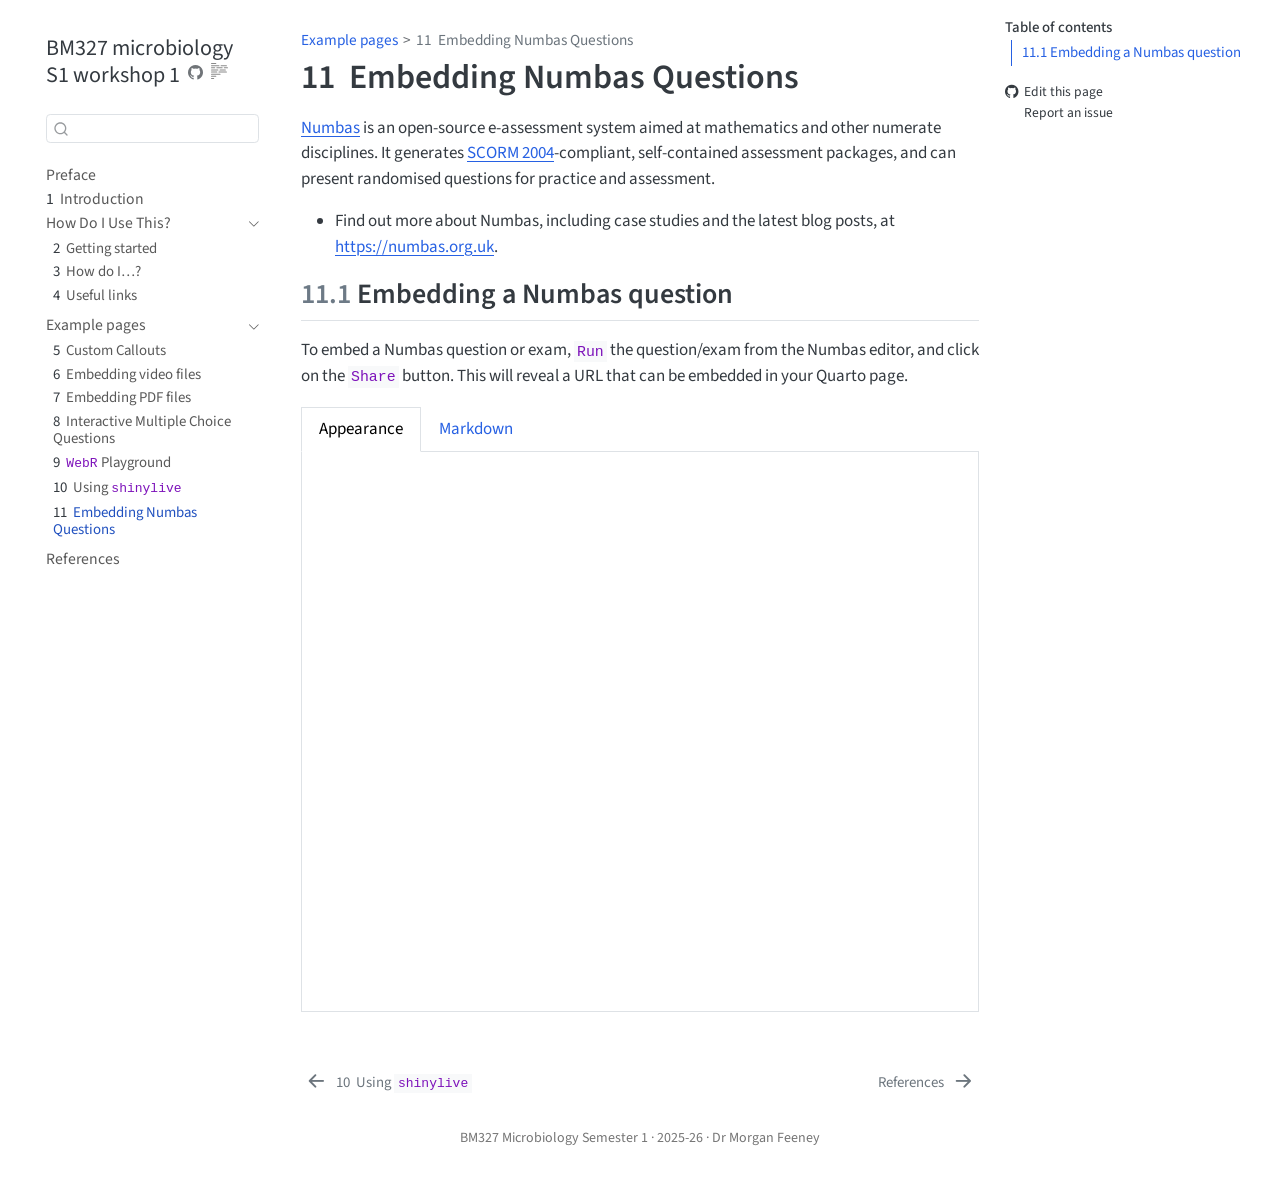
<file: numbas.html>
<!DOCTYPE html>
<html xmlns="http://www.w3.org/1999/xhtml" lang="en" xml:lang="en"><head>

<meta charset="utf-8">
<meta name="generator" content="quarto-1.7.32">

<meta name="viewport" content="width=device-width, initial-scale=1.0, user-scalable=yes">

<meta name="author" content="Leighton Pritchard">

<title>11&nbsp; Embedding Numbas Questions – BM327 microbiology S1 workshop 1</title>
<style>
code{white-space: pre-wrap;}
span.smallcaps{font-variant: small-caps;}
div.columns{display: flex; gap: min(4vw, 1.5em);}
div.column{flex: auto; overflow-x: auto;}
div.hanging-indent{margin-left: 1.5em; text-indent: -1.5em;}
ul.task-list{list-style: none;}
ul.task-list li input[type="checkbox"] {
  width: 0.8em;
  margin: 0 0.8em 0.2em -1em; /* quarto-specific, see https://github.com/quarto-dev/quarto-cli/issues/4556 */ 
  vertical-align: middle;
}
/* CSS for syntax highlighting */
html { -webkit-text-size-adjust: 100%; }
pre > code.sourceCode { white-space: pre; position: relative; }
pre > code.sourceCode > span { display: inline-block; line-height: 1.25; }
pre > code.sourceCode > span:empty { height: 1.2em; }
.sourceCode { overflow: visible; }
code.sourceCode > span { color: inherit; text-decoration: inherit; }
div.sourceCode { margin: 1em 0; }
pre.sourceCode { margin: 0; }
@media screen {
div.sourceCode { overflow: auto; }
}
@media print {
pre > code.sourceCode { white-space: pre-wrap; }
pre > code.sourceCode > span { text-indent: -5em; padding-left: 5em; }
}
pre.numberSource code
  { counter-reset: source-line 0; }
pre.numberSource code > span
  { position: relative; left: -4em; counter-increment: source-line; }
pre.numberSource code > span > a:first-child::before
  { content: counter(source-line);
    position: relative; left: -1em; text-align: right; vertical-align: baseline;
    border: none; display: inline-block;
    -webkit-touch-callout: none; -webkit-user-select: none;
    -khtml-user-select: none; -moz-user-select: none;
    -ms-user-select: none; user-select: none;
    padding: 0 4px; width: 4em;
  }
pre.numberSource { margin-left: 3em;  padding-left: 4px; }
div.sourceCode
  {   }
@media screen {
pre > code.sourceCode > span > a:first-child::before { text-decoration: underline; }
}
</style>


<script src="site_libs/quarto-nav/quarto-nav.js"></script>
<script src="site_libs/quarto-nav/headroom.min.js"></script>
<script src="site_libs/clipboard/clipboard.min.js"></script>
<script src="site_libs/quarto-search/autocomplete.umd.js"></script>
<script src="site_libs/quarto-search/fuse.min.js"></script>
<script src="site_libs/quarto-search/quarto-search.js"></script>
<meta name="quarto:offset" content="./">
<link href="./references.html" rel="next">
<link href="./shinylive.html" rel="prev">
<link href="./icon_32.png" rel="icon" type="image/png">
<script src="site_libs/quarto-html/quarto.js" type="module"></script>
<script src="site_libs/quarto-html/tabsets/tabsets.js" type="module"></script>
<script src="site_libs/quarto-html/popper.min.js"></script>
<script src="site_libs/quarto-html/tippy.umd.min.js"></script>
<script src="site_libs/quarto-html/anchor.min.js"></script>
<link href="site_libs/quarto-html/tippy.css" rel="stylesheet">
<link href="site_libs/quarto-html/quarto-syntax-highlighting-37eea08aefeeee20ff55810ff984fec1.css" rel="stylesheet" id="quarto-text-highlighting-styles">
<script src="site_libs/bootstrap/bootstrap.min.js"></script>
<link href="site_libs/bootstrap/bootstrap-icons.css" rel="stylesheet">
<link href="site_libs/bootstrap/bootstrap-5fd9db47a040b21ac2cac9a0b3b722ba.min.css" rel="stylesheet" append-hash="true" id="quarto-bootstrap" data-mode="light">
<link href="site_libs/quarto-contrib/alpine-3.12/buttons.css" rel="stylesheet">
<script id="quarto-search-options" type="application/json">{
  "location": "sidebar",
  "copy-button": false,
  "collapse-after": 3,
  "panel-placement": "start",
  "type": "textbox",
  "limit": 50,
  "keyboard-shortcut": [
    "f",
    "/",
    "s"
  ],
  "show-item-context": false,
  "language": {
    "search-no-results-text": "No results",
    "search-matching-documents-text": "matching documents",
    "search-copy-link-title": "Copy link to search",
    "search-hide-matches-text": "Hide additional matches",
    "search-more-match-text": "more match in this document",
    "search-more-matches-text": "more matches in this document",
    "search-clear-button-title": "Clear",
    "search-text-placeholder": "",
    "search-detached-cancel-button-title": "Cancel",
    "search-submit-button-title": "Submit",
    "search-label": "Search"
  }
}</script>
<style>
div.callout-callout-case-study.callout {
  border-left-color: #FFA500;
}
div.callout-callout-case-study.callout-style-default > .callout-header {
  background-color: rgba(255, 165, 0, 0.13);
}
div.callout-callout-case-study .callout-toggle::before {  background-image: url('data:image/svg+xml,<svg xmlns="http://www.w3.org/2000/svg" width="16" height="16" fill="rgb(33, 37, 41)" class="bi bi-chevron-down" viewBox="0 0 16 16"><path fill-rule="evenodd" d="M1.646 4.646a.5.5 0 0 1 .708 0L8 10.293l5.646-5.647a.5.5 0 0 1 .708.708l-6 6a.5.5 0 0 1-.708 0l-6-6a.5.5 0 0 1 0-.708z"/></svg>');}
div.callout-callout-case-study.callout-style-default .callout-icon::before, div.callout-callout-case-study.callout-titled .callout-icon::before {
  content: '🔍';
  background-image: none;
}
div.callout-callout-microbe.callout {
  border-left-color: #1E90FF;
}
div.callout-callout-microbe.callout-style-default > .callout-header {
  background-color: rgba(30, 144, 255, 0.13);
}
div.callout-callout-microbe .callout-toggle::before {  background-image: url('data:image/svg+xml,<svg xmlns="http://www.w3.org/2000/svg" width="16" height="16" fill="rgb(33, 37, 41)" class="bi bi-chevron-down" viewBox="0 0 16 16"><path fill-rule="evenodd" d="M1.646 4.646a.5.5 0 0 1 .708 0L8 10.293l5.646-5.647a.5.5 0 0 1 .708.708l-6 6a.5.5 0 0 1-.708 0l-6-6a.5.5 0 0 1 0-.708z"/></svg>');}
div.callout-callout-microbe.callout-style-default .callout-icon::before, div.callout-callout-microbe.callout-titled .callout-icon::before {
  content: '🧫';
  background-image: none;
}
div.callout-callout-discussion.callout {
  border-left-color: #BA55D3;
}
div.callout-callout-discussion.callout-style-default > .callout-header {
  background-color: rgba(186, 85, 211, 0.13);
}
div.callout-callout-discussion .callout-toggle::before {  background-image: url('data:image/svg+xml,<svg xmlns="http://www.w3.org/2000/svg" width="16" height="16" fill="rgb(33, 37, 41)" class="bi bi-chevron-down" viewBox="0 0 16 16"><path fill-rule="evenodd" d="M1.646 4.646a.5.5 0 0 1 .708 0L8 10.293l5.646-5.647a.5.5 0 0 1 .708.708l-6 6a.5.5 0 0 1-.708 0l-6-6a.5.5 0 0 1 0-.708z"/></svg>');}
div.callout-callout-discussion.callout-style-default .callout-icon::before, div.callout-callout-discussion.callout-titled .callout-icon::before {
  content: '✨';
  background-image: none;
}
div.callout-callout-challenge.callout {
  border-left-color: aquamarine;
}
div.callout-callout-challenge.callout-style-default > .callout-header {
  background-color: rgb(from aquamarine r g b / 13%);
}
div.callout-callout-challenge .callout-toggle::before {  background-image: url('data:image/svg+xml,<svg xmlns="http://www.w3.org/2000/svg" width="16" height="16" fill="rgb(33, 37, 41)" class="bi bi-chevron-down" viewBox="0 0 16 16"><path fill-rule="evenodd" d="M1.646 4.646a.5.5 0 0 1 .708 0L8 10.293l5.646-5.647a.5.5 0 0 1 .708.708l-6 6a.5.5 0 0 1-.708 0l-6-6a.5.5 0 0 1 0-.708z"/></svg>');}
div.callout-callout-challenge.callout-style-default .callout-icon::before, div.callout-callout-challenge.callout-titled .callout-icon::before {
  content: '🧑‍🏫';
  background-image: none;
}
div.callout-callout-thumbs-up.callout {
  border-left-color: #008000;
}
div.callout-callout-thumbs-up.callout-style-default > .callout-header {
  background-color: rgba(0, 128, 0, 0.13);
}
div.callout-callout-thumbs-up .callout-toggle::before {  background-image: url('data:image/svg+xml,<svg xmlns="http://www.w3.org/2000/svg" width="16" height="16" fill="rgb(33, 37, 41)" class="bi bi-chevron-down" viewBox="0 0 16 16"><path fill-rule="evenodd" d="M1.646 4.646a.5.5 0 0 1 .708 0L8 10.293l5.646-5.647a.5.5 0 0 1 .708.708l-6 6a.5.5 0 0 1-.708 0l-6-6a.5.5 0 0 1 0-.708z"/></svg>');}
div.callout-callout-thumbs-up.callout-style-default .callout-icon::before, div.callout-callout-thumbs-up.callout-titled .callout-icon::before {
  content: '👍';
  background-image: none;
}
div.callout-callout-data.callout {
  border-left-color: #32CD32;
}
div.callout-callout-data.callout-style-default > .callout-header {
  background-color: rgba(50, 205, 50, 0.13);
}
div.callout-callout-data .callout-toggle::before {  background-image: url('data:image/svg+xml,<svg xmlns="http://www.w3.org/2000/svg" width="16" height="16" fill="rgb(33, 37, 41)" class="bi bi-chevron-down" viewBox="0 0 16 16"><path fill-rule="evenodd" d="M1.646 4.646a.5.5 0 0 1 .708 0L8 10.293l5.646-5.647a.5.5 0 0 1 .708.708l-6 6a.5.5 0 0 1-.708 0l-6-6a.5.5 0 0 1 0-.708z"/></svg>');}
div.callout-callout-data.callout-style-default .callout-icon::before, div.callout-callout-data.callout-titled .callout-icon::before {
  content: '📊';
  background-image: none;
}
div.callout-callout-questions.callout {
  border-left-color: yellow;
}
div.callout-callout-questions.callout-style-default > .callout-header {
  background-color: rgb(from yellow r g b / 13%);
}
div.callout-callout-questions .callout-toggle::before {  background-image: url('data:image/svg+xml,<svg xmlns="http://www.w3.org/2000/svg" width="16" height="16" fill="rgb(33, 37, 41)" class="bi bi-chevron-down" viewBox="0 0 16 16"><path fill-rule="evenodd" d="M1.646 4.646a.5.5 0 0 1 .708 0L8 10.293l5.646-5.647a.5.5 0 0 1 .708.708l-6 6a.5.5 0 0 1-.708 0l-6-6a.5.5 0 0 1 0-.708z"/></svg>');}
div.callout-callout-questions.callout-style-default .callout-icon::before, div.callout-callout-questions.callout-titled .callout-icon::before {
  content: '🙋️';
  background-image: none;
}
div.callout-callout-todo.callout {
  border-left-color: pink;
}
div.callout-callout-todo.callout-style-default > .callout-header {
  background-color: rgb(from pink r g b / 13%);
}
div.callout-callout-todo .callout-toggle::before {  background-image: url('data:image/svg+xml,<svg xmlns="http://www.w3.org/2000/svg" width="16" height="16" fill="rgb(33, 37, 41)" class="bi bi-chevron-down" viewBox="0 0 16 16"><path fill-rule="evenodd" d="M1.646 4.646a.5.5 0 0 1 .708 0L8 10.293l5.646-5.647a.5.5 0 0 1 .708.708l-6 6a.5.5 0 0 1-.708 0l-6-6a.5.5 0 0 1 0-.708z"/></svg>');}
div.callout-callout-todo.callout-style-default .callout-icon::before, div.callout-callout-todo.callout-titled .callout-icon::before {
  content: '📝';
  background-image: none;
}
div.callout-callout-question.callout {
  border-left-color: yellow;
}
div.callout-callout-question.callout-style-default > .callout-header {
  background-color: rgb(from yellow r g b / 13%);
}
div.callout-callout-question .callout-toggle::before {  background-image: url('data:image/svg+xml,<svg xmlns="http://www.w3.org/2000/svg" width="16" height="16" fill="rgb(33, 37, 41)" class="bi bi-chevron-down" viewBox="0 0 16 16"><path fill-rule="evenodd" d="M1.646 4.646a.5.5 0 0 1 .708 0L8 10.293l5.646-5.647a.5.5 0 0 1 .708.708l-6 6a.5.5 0 0 1-.708 0l-6-6a.5.5 0 0 1 0-.708z"/></svg>');}
div.callout-callout-question.callout-style-default .callout-icon::before, div.callout-callout-question.callout-titled .callout-icon::before {
  content: '🙋';
  background-image: none;
}
</style>


</head>

<body class="nav-sidebar floating quarto-light">

<div id="quarto-search-results"></div>
  <header id="quarto-header" class="headroom fixed-top">
  <nav class="quarto-secondary-nav">
    <div class="container-fluid d-flex">
      <button type="button" class="quarto-btn-toggle btn" data-bs-toggle="collapse" role="button" data-bs-target=".quarto-sidebar-collapse-item" aria-controls="quarto-sidebar" aria-expanded="false" aria-label="Toggle sidebar navigation" onclick="if (window.quartoToggleHeadroom) { window.quartoToggleHeadroom(); }">
        <i class="bi bi-layout-text-sidebar-reverse"></i>
      </button>
        <nav class="quarto-page-breadcrumbs" aria-label="breadcrumb"><ol class="breadcrumb"><li class="breadcrumb-item"><a href="./example_pages.html">Example pages</a></li><li class="breadcrumb-item"><a href="./numbas.html"><span class="chapter-number">11</span>&nbsp; <span class="chapter-title">Embedding Numbas Questions</span></a></li></ol></nav>
        <a class="flex-grow-1" role="navigation" data-bs-toggle="collapse" data-bs-target=".quarto-sidebar-collapse-item" aria-controls="quarto-sidebar" aria-expanded="false" aria-label="Toggle sidebar navigation" onclick="if (window.quartoToggleHeadroom) { window.quartoToggleHeadroom(); }">      
        </a>
      <button type="button" class="btn quarto-search-button" aria-label="Search" onclick="window.quartoOpenSearch();">
        <i class="bi bi-search"></i>
      </button>
    </div>
  </nav>
</header>
<!-- content -->
<div id="quarto-content" class="quarto-container page-columns page-rows-contents page-layout-article">
<!-- sidebar -->
  <nav id="quarto-sidebar" class="sidebar collapse collapse-horizontal quarto-sidebar-collapse-item sidebar-navigation floating overflow-auto">
    <div class="pt-lg-2 mt-2 text-left sidebar-header">
    <div class="sidebar-title mb-0 py-0">
      <a href="./">BM327 microbiology S1 workshop 1</a> 
        <div class="sidebar-tools-main">
    <a href="https://github.com/mafeeney/BM327microS1-w1" title="Source Code" class="quarto-navigation-tool px-1" aria-label="Source Code"><i class="bi bi-github"></i></a>
  <a href="" class="quarto-reader-toggle quarto-navigation-tool px-1" onclick="window.quartoToggleReader(); return false;" title="Toggle reader mode">
  <div class="quarto-reader-toggle-btn">
  <i class="bi"></i>
  </div>
</a>
</div>
    </div>
      </div>
        <div class="mt-2 flex-shrink-0 align-items-center">
        <div class="sidebar-search">
        <div id="quarto-search" class="" title="Search"></div>
        </div>
        </div>
    <div class="sidebar-menu-container"> 
    <ul class="list-unstyled mt-1">
        <li class="sidebar-item">
  <div class="sidebar-item-container"> 
  <a href="./index.html" class="sidebar-item-text sidebar-link">
 <span class="menu-text">Preface</span></a>
  </div>
</li>
        <li class="sidebar-item">
  <div class="sidebar-item-container"> 
  <a href="./intro.html" class="sidebar-item-text sidebar-link">
 <span class="menu-text"><span class="chapter-number">1</span>&nbsp; <span class="chapter-title">Introduction</span></span></a>
  </div>
</li>
        <li class="sidebar-item sidebar-item-section">
      <div class="sidebar-item-container"> 
            <a href="./early-section.html" class="sidebar-item-text sidebar-link">
 <span class="menu-text">How Do I Use This?</span></a>
          <a class="sidebar-item-toggle text-start" data-bs-toggle="collapse" data-bs-target="#quarto-sidebar-section-1" role="navigation" aria-expanded="true" aria-label="Toggle section">
            <i class="bi bi-chevron-right ms-2"></i>
          </a> 
      </div>
      <ul id="quarto-sidebar-section-1" class="collapse list-unstyled sidebar-section depth1 show">  
          <li class="sidebar-item">
  <div class="sidebar-item-container"> 
  <a href="./tutorial.html" class="sidebar-item-text sidebar-link">
 <span class="menu-text"><span class="chapter-number">2</span>&nbsp; <span class="chapter-title">Getting started</span></span></a>
  </div>
</li>
          <li class="sidebar-item">
  <div class="sidebar-item-container"> 
  <a href="./howto.html" class="sidebar-item-text sidebar-link">
 <span class="menu-text"><span class="chapter-number">3</span>&nbsp; <span class="chapter-title">How do I…?</span></span></a>
  </div>
</li>
          <li class="sidebar-item">
  <div class="sidebar-item-container"> 
  <a href="./links.html" class="sidebar-item-text sidebar-link">
 <span class="menu-text"><span class="chapter-number">4</span>&nbsp; <span class="chapter-title">Useful links</span></span></a>
  </div>
</li>
      </ul>
  </li>
        <li class="sidebar-item sidebar-item-section">
      <div class="sidebar-item-container"> 
            <a href="./example_pages.html" class="sidebar-item-text sidebar-link">
 <span class="menu-text">Example pages</span></a>
          <a class="sidebar-item-toggle text-start" data-bs-toggle="collapse" data-bs-target="#quarto-sidebar-section-2" role="navigation" aria-expanded="true" aria-label="Toggle section">
            <i class="bi bi-chevron-right ms-2"></i>
          </a> 
      </div>
      <ul id="quarto-sidebar-section-2" class="collapse list-unstyled sidebar-section depth1 show">  
          <li class="sidebar-item">
  <div class="sidebar-item-container"> 
  <a href="./callouts.html" class="sidebar-item-text sidebar-link">
 <span class="menu-text"><span class="chapter-number">5</span>&nbsp; <span class="chapter-title">Custom Callouts</span></span></a>
  </div>
</li>
          <li class="sidebar-item">
  <div class="sidebar-item-container"> 
  <a href="./movies.html" class="sidebar-item-text sidebar-link">
 <span class="menu-text"><span class="chapter-number">6</span>&nbsp; <span class="chapter-title">Embedding video files</span></span></a>
  </div>
</li>
          <li class="sidebar-item">
  <div class="sidebar-item-container"> 
  <a href="./embedpdf.html" class="sidebar-item-text sidebar-link">
 <span class="menu-text"><span class="chapter-number">7</span>&nbsp; <span class="chapter-title">Embedding PDF files</span></span></a>
  </div>
</li>
          <li class="sidebar-item">
  <div class="sidebar-item-container"> 
  <a href="./quiz.html" class="sidebar-item-text sidebar-link">
 <span class="menu-text"><span class="chapter-number">8</span>&nbsp; <span class="chapter-title">Interactive Multiple Choice Questions</span></span></a>
  </div>
</li>
          <li class="sidebar-item">
  <div class="sidebar-item-container"> 
  <a href="./webr-example.html" class="sidebar-item-text sidebar-link">
 <span class="menu-text"><span class="chapter-number">9</span>&nbsp; <span class="chapter-title"><code>WebR</code> Playground</span></span></a>
  </div>
</li>
          <li class="sidebar-item">
  <div class="sidebar-item-container"> 
  <a href="./shinylive.html" class="sidebar-item-text sidebar-link">
 <span class="menu-text"><span class="chapter-number">10</span>&nbsp; <span class="chapter-title">Using <code>shinylive</code></span></span></a>
  </div>
</li>
          <li class="sidebar-item">
  <div class="sidebar-item-container"> 
  <a href="./numbas.html" class="sidebar-item-text sidebar-link active">
 <span class="menu-text"><span class="chapter-number">11</span>&nbsp; <span class="chapter-title">Embedding Numbas Questions</span></span></a>
  </div>
</li>
      </ul>
  </li>
        <li class="sidebar-item">
  <div class="sidebar-item-container"> 
  <a href="./references.html" class="sidebar-item-text sidebar-link">
 <span class="menu-text">References</span></a>
  </div>
</li>
    </ul>
    </div>
</nav>
<div id="quarto-sidebar-glass" class="quarto-sidebar-collapse-item" data-bs-toggle="collapse" data-bs-target=".quarto-sidebar-collapse-item"></div>
<!-- margin-sidebar -->
    <div id="quarto-margin-sidebar" class="sidebar margin-sidebar">
        <nav id="TOC" role="doc-toc" class="toc-active">
    <h2 id="toc-title">Table of contents</h2>
   
  <ul>
  <li><a href="#embedding-a-numbas-question" id="toc-embedding-a-numbas-question" class="nav-link active" data-scroll-target="#embedding-a-numbas-question"><span class="header-section-number">11.1</span> Embedding a Numbas question</a></li>
  </ul>
<div class="toc-actions"><ul><li><a href="https://github.com/mafeeney/BM327microS1-w1/edit/main/numbas.qmd" class="toc-action"><i class="bi bi-github"></i>Edit this page</a></li><li><a href="https://github.com/mafeeney/BM327microS1-w1/issues/new" class="toc-action"><i class="bi empty"></i>Report an issue</a></li></ul></div></nav>
    </div>
<!-- main -->
<main class="content" id="quarto-document-content">

<header id="title-block-header" class="quarto-title-block default"><nav class="quarto-page-breadcrumbs quarto-title-breadcrumbs d-none d-lg-block" aria-label="breadcrumb"><ol class="breadcrumb"><li class="breadcrumb-item"><a href="./example_pages.html">Example pages</a></li><li class="breadcrumb-item"><a href="./numbas.html"><span class="chapter-number">11</span>&nbsp; <span class="chapter-title">Embedding Numbas Questions</span></a></li></ol></nav>
<div class="quarto-title">
<h1 class="title"><span class="chapter-number">11</span>&nbsp; <span class="chapter-title">Embedding Numbas Questions</span></h1>
</div>



<div class="quarto-title-meta">

    
  
    
  </div>
  


</header>


<p><a href="https://numbas.org.uk">Numbas</a> is an open-source e-assessment system aimed at mathematics and other numerate disciplines. It generates <a href="https://scorm.com/scorm-explained/technical-scorm/scorm-2004-overview-for-developers/">SCORM 2004</a>-compliant, self-contained assessment packages, and can present randomised questions for practice and assessment.</p>
<ul>
<li>Find out more about Numbas, including case studies and the latest blog posts, at <a href="https://numbas.org.uk">https://numbas.org.uk</a>.</li>
</ul>
<section id="embedding-a-numbas-question" class="level2" data-number="11.1">
<h2 data-number="11.1" class="anchored" data-anchor-id="embedding-a-numbas-question"><span class="header-section-number">11.1</span> Embedding a Numbas question</h2>
<p>To embed a Numbas question or exam, <code>Run</code> the question/exam from the Numbas editor, and click on the <code>Share</code> button. This will reveal a URL that can be embedded in your Quarto page.</p>
<div class="tabset-margin-container"></div><div class="panel-tabset">
<ul class="nav nav-tabs" role="tablist"><li class="nav-item" role="presentation"><a class="nav-link active" id="tabset-1-1-tab" data-bs-toggle="tab" data-bs-target="#tabset-1-1" role="tab" aria-controls="tabset-1-1" aria-selected="true" aria-current="page">Appearance</a></li><li class="nav-item" role="presentation"><a class="nav-link" id="tabset-1-2-tab" data-bs-toggle="tab" data-bs-target="#tabset-1-2" role="tab" aria-controls="tabset-1-2" aria-selected="false">Markdown</a></li></ul>
<div class="tab-content">
<div id="tabset-1-1" class="tab-pane active" role="tabpanel" aria-labelledby="tabset-1-1-tab">
<iframe src="https://numbas.mathcentre.ac.uk/question/177136/example-question-for-embedding-demo/embed/?token=4aa212ef-75db-457e-83a1-4cba63919c8b" width="780" height="500"></iframe>
</div>
<div id="tabset-1-2" class="tab-pane" role="tabpanel" aria-labelledby="tabset-1-2-tab">
<div class="sourceCode" id="cb1"><pre class="sourceCode markdown code-with-copy"><code class="sourceCode markdown"><span id="cb1-1"><a href="#cb1-1" aria-hidden="true" tabindex="-1"></a><span class="dt">&lt;</span><span class="kw">iframe</span><span class="ot"> src</span><span class="op">=</span><span class="st">"[URL]"</span><span class="ot"> width</span><span class="op">=</span><span class="st">"780"</span><span class="ot"> height</span><span class="op">=</span><span class="st">"500"</span><span class="dt">&gt;&lt;/</span><span class="kw">iframe</span><span class="dt">&gt;</span></span></code><button title="Copy to Clipboard" class="code-copy-button"><i class="bi"></i></button></pre></div>


</div>
</div>
</div>
</section>

</main> <!-- /main -->
<script id="quarto-html-after-body" type="application/javascript">
  window.document.addEventListener("DOMContentLoaded", function (event) {
    const icon = "";
    const anchorJS = new window.AnchorJS();
    anchorJS.options = {
      placement: 'right',
      icon: icon
    };
    anchorJS.add('.anchored');
    const isCodeAnnotation = (el) => {
      for (const clz of el.classList) {
        if (clz.startsWith('code-annotation-')) {                     
          return true;
        }
      }
      return false;
    }
    const onCopySuccess = function(e) {
      // button target
      const button = e.trigger;
      // don't keep focus
      button.blur();
      // flash "checked"
      button.classList.add('code-copy-button-checked');
      var currentTitle = button.getAttribute("title");
      button.setAttribute("title", "Copied!");
      let tooltip;
      if (window.bootstrap) {
        button.setAttribute("data-bs-toggle", "tooltip");
        button.setAttribute("data-bs-placement", "left");
        button.setAttribute("data-bs-title", "Copied!");
        tooltip = new bootstrap.Tooltip(button, 
          { trigger: "manual", 
            customClass: "code-copy-button-tooltip",
            offset: [0, -8]});
        tooltip.show();    
      }
      setTimeout(function() {
        if (tooltip) {
          tooltip.hide();
          button.removeAttribute("data-bs-title");
          button.removeAttribute("data-bs-toggle");
          button.removeAttribute("data-bs-placement");
        }
        button.setAttribute("title", currentTitle);
        button.classList.remove('code-copy-button-checked');
      }, 1000);
      // clear code selection
      e.clearSelection();
    }
    const getTextToCopy = function(trigger) {
        const codeEl = trigger.previousElementSibling.cloneNode(true);
        for (const childEl of codeEl.children) {
          if (isCodeAnnotation(childEl)) {
            childEl.remove();
          }
        }
        return codeEl.innerText;
    }
    const clipboard = new window.ClipboardJS('.code-copy-button:not([data-in-quarto-modal])', {
      text: getTextToCopy
    });
    clipboard.on('success', onCopySuccess);
    if (window.document.getElementById('quarto-embedded-source-code-modal')) {
      const clipboardModal = new window.ClipboardJS('.code-copy-button[data-in-quarto-modal]', {
        text: getTextToCopy,
        container: window.document.getElementById('quarto-embedded-source-code-modal')
      });
      clipboardModal.on('success', onCopySuccess);
    }
      var localhostRegex = new RegExp(/^(?:http|https):\/\/localhost\:?[0-9]*\//);
      var mailtoRegex = new RegExp(/^mailto:/);
        var filterRegex = new RegExp('/' + window.location.host + '/');
      var isInternal = (href) => {
          return filterRegex.test(href) || localhostRegex.test(href) || mailtoRegex.test(href);
      }
      // Inspect non-navigation links and adorn them if external
     var links = window.document.querySelectorAll('a[href]:not(.nav-link):not(.navbar-brand):not(.toc-action):not(.sidebar-link):not(.sidebar-item-toggle):not(.pagination-link):not(.no-external):not([aria-hidden]):not(.dropdown-item):not(.quarto-navigation-tool):not(.about-link)');
      for (var i=0; i<links.length; i++) {
        const link = links[i];
        if (!isInternal(link.href)) {
          // undo the damage that might have been done by quarto-nav.js in the case of
          // links that we want to consider external
          if (link.dataset.originalHref !== undefined) {
            link.href = link.dataset.originalHref;
          }
        }
      }
    function tippyHover(el, contentFn, onTriggerFn, onUntriggerFn) {
      const config = {
        allowHTML: true,
        maxWidth: 500,
        delay: 100,
        arrow: false,
        appendTo: function(el) {
            return el.parentElement;
        },
        interactive: true,
        interactiveBorder: 10,
        theme: 'quarto',
        placement: 'bottom-start',
      };
      if (contentFn) {
        config.content = contentFn;
      }
      if (onTriggerFn) {
        config.onTrigger = onTriggerFn;
      }
      if (onUntriggerFn) {
        config.onUntrigger = onUntriggerFn;
      }
      window.tippy(el, config); 
    }
    const noterefs = window.document.querySelectorAll('a[role="doc-noteref"]');
    for (var i=0; i<noterefs.length; i++) {
      const ref = noterefs[i];
      tippyHover(ref, function() {
        // use id or data attribute instead here
        let href = ref.getAttribute('data-footnote-href') || ref.getAttribute('href');
        try { href = new URL(href).hash; } catch {}
        const id = href.replace(/^#\/?/, "");
        const note = window.document.getElementById(id);
        if (note) {
          return note.innerHTML;
        } else {
          return "";
        }
      });
    }
    const xrefs = window.document.querySelectorAll('a.quarto-xref');
    const processXRef = (id, note) => {
      // Strip column container classes
      const stripColumnClz = (el) => {
        el.classList.remove("page-full", "page-columns");
        if (el.children) {
          for (const child of el.children) {
            stripColumnClz(child);
          }
        }
      }
      stripColumnClz(note)
      if (id === null || id.startsWith('sec-')) {
        // Special case sections, only their first couple elements
        const container = document.createElement("div");
        if (note.children && note.children.length > 2) {
          container.appendChild(note.children[0].cloneNode(true));
          for (let i = 1; i < note.children.length; i++) {
            const child = note.children[i];
            if (child.tagName === "P" && child.innerText === "") {
              continue;
            } else {
              container.appendChild(child.cloneNode(true));
              break;
            }
          }
          if (window.Quarto?.typesetMath) {
            window.Quarto.typesetMath(container);
          }
          return container.innerHTML
        } else {
          if (window.Quarto?.typesetMath) {
            window.Quarto.typesetMath(note);
          }
          return note.innerHTML;
        }
      } else {
        // Remove any anchor links if they are present
        const anchorLink = note.querySelector('a.anchorjs-link');
        if (anchorLink) {
          anchorLink.remove();
        }
        if (window.Quarto?.typesetMath) {
          window.Quarto.typesetMath(note);
        }
        if (note.classList.contains("callout")) {
          return note.outerHTML;
        } else {
          return note.innerHTML;
        }
      }
    }
    for (var i=0; i<xrefs.length; i++) {
      const xref = xrefs[i];
      tippyHover(xref, undefined, function(instance) {
        instance.disable();
        let url = xref.getAttribute('href');
        let hash = undefined; 
        if (url.startsWith('#')) {
          hash = url;
        } else {
          try { hash = new URL(url).hash; } catch {}
        }
        if (hash) {
          const id = hash.replace(/^#\/?/, "");
          const note = window.document.getElementById(id);
          if (note !== null) {
            try {
              const html = processXRef(id, note.cloneNode(true));
              instance.setContent(html);
            } finally {
              instance.enable();
              instance.show();
            }
          } else {
            // See if we can fetch this
            fetch(url.split('#')[0])
            .then(res => res.text())
            .then(html => {
              const parser = new DOMParser();
              const htmlDoc = parser.parseFromString(html, "text/html");
              const note = htmlDoc.getElementById(id);
              if (note !== null) {
                const html = processXRef(id, note);
                instance.setContent(html);
              } 
            }).finally(() => {
              instance.enable();
              instance.show();
            });
          }
        } else {
          // See if we can fetch a full url (with no hash to target)
          // This is a special case and we should probably do some content thinning / targeting
          fetch(url)
          .then(res => res.text())
          .then(html => {
            const parser = new DOMParser();
            const htmlDoc = parser.parseFromString(html, "text/html");
            const note = htmlDoc.querySelector('main.content');
            if (note !== null) {
              // This should only happen for chapter cross references
              // (since there is no id in the URL)
              // remove the first header
              if (note.children.length > 0 && note.children[0].tagName === "HEADER") {
                note.children[0].remove();
              }
              const html = processXRef(null, note);
              instance.setContent(html);
            } 
          }).finally(() => {
            instance.enable();
            instance.show();
          });
        }
      }, function(instance) {
      });
    }
        let selectedAnnoteEl;
        const selectorForAnnotation = ( cell, annotation) => {
          let cellAttr = 'data-code-cell="' + cell + '"';
          let lineAttr = 'data-code-annotation="' +  annotation + '"';
          const selector = 'span[' + cellAttr + '][' + lineAttr + ']';
          return selector;
        }
        const selectCodeLines = (annoteEl) => {
          const doc = window.document;
          const targetCell = annoteEl.getAttribute("data-target-cell");
          const targetAnnotation = annoteEl.getAttribute("data-target-annotation");
          const annoteSpan = window.document.querySelector(selectorForAnnotation(targetCell, targetAnnotation));
          const lines = annoteSpan.getAttribute("data-code-lines").split(",");
          const lineIds = lines.map((line) => {
            return targetCell + "-" + line;
          })
          let top = null;
          let height = null;
          let parent = null;
          if (lineIds.length > 0) {
              //compute the position of the single el (top and bottom and make a div)
              const el = window.document.getElementById(lineIds[0]);
              top = el.offsetTop;
              height = el.offsetHeight;
              parent = el.parentElement.parentElement;
            if (lineIds.length > 1) {
              const lastEl = window.document.getElementById(lineIds[lineIds.length - 1]);
              const bottom = lastEl.offsetTop + lastEl.offsetHeight;
              height = bottom - top;
            }
            if (top !== null && height !== null && parent !== null) {
              // cook up a div (if necessary) and position it 
              let div = window.document.getElementById("code-annotation-line-highlight");
              if (div === null) {
                div = window.document.createElement("div");
                div.setAttribute("id", "code-annotation-line-highlight");
                div.style.position = 'absolute';
                parent.appendChild(div);
              }
              div.style.top = top - 2 + "px";
              div.style.height = height + 4 + "px";
              div.style.left = 0;
              let gutterDiv = window.document.getElementById("code-annotation-line-highlight-gutter");
              if (gutterDiv === null) {
                gutterDiv = window.document.createElement("div");
                gutterDiv.setAttribute("id", "code-annotation-line-highlight-gutter");
                gutterDiv.style.position = 'absolute';
                const codeCell = window.document.getElementById(targetCell);
                const gutter = codeCell.querySelector('.code-annotation-gutter');
                gutter.appendChild(gutterDiv);
              }
              gutterDiv.style.top = top - 2 + "px";
              gutterDiv.style.height = height + 4 + "px";
            }
            selectedAnnoteEl = annoteEl;
          }
        };
        const unselectCodeLines = () => {
          const elementsIds = ["code-annotation-line-highlight", "code-annotation-line-highlight-gutter"];
          elementsIds.forEach((elId) => {
            const div = window.document.getElementById(elId);
            if (div) {
              div.remove();
            }
          });
          selectedAnnoteEl = undefined;
        };
          // Handle positioning of the toggle
      window.addEventListener(
        "resize",
        throttle(() => {
          elRect = undefined;
          if (selectedAnnoteEl) {
            selectCodeLines(selectedAnnoteEl);
          }
        }, 10)
      );
      function throttle(fn, ms) {
      let throttle = false;
      let timer;
        return (...args) => {
          if(!throttle) { // first call gets through
              fn.apply(this, args);
              throttle = true;
          } else { // all the others get throttled
              if(timer) clearTimeout(timer); // cancel #2
              timer = setTimeout(() => {
                fn.apply(this, args);
                timer = throttle = false;
              }, ms);
          }
        };
      }
        // Attach click handler to the DT
        const annoteDls = window.document.querySelectorAll('dt[data-target-cell]');
        for (const annoteDlNode of annoteDls) {
          annoteDlNode.addEventListener('click', (event) => {
            const clickedEl = event.target;
            if (clickedEl !== selectedAnnoteEl) {
              unselectCodeLines();
              const activeEl = window.document.querySelector('dt[data-target-cell].code-annotation-active');
              if (activeEl) {
                activeEl.classList.remove('code-annotation-active');
              }
              selectCodeLines(clickedEl);
              clickedEl.classList.add('code-annotation-active');
            } else {
              // Unselect the line
              unselectCodeLines();
              clickedEl.classList.remove('code-annotation-active');
            }
          });
        }
    const findCites = (el) => {
      const parentEl = el.parentElement;
      if (parentEl) {
        const cites = parentEl.dataset.cites;
        if (cites) {
          return {
            el,
            cites: cites.split(' ')
          };
        } else {
          return findCites(el.parentElement)
        }
      } else {
        return undefined;
      }
    };
    var bibliorefs = window.document.querySelectorAll('a[role="doc-biblioref"]');
    for (var i=0; i<bibliorefs.length; i++) {
      const ref = bibliorefs[i];
      const citeInfo = findCites(ref);
      if (citeInfo) {
        tippyHover(citeInfo.el, function() {
          var popup = window.document.createElement('div');
          citeInfo.cites.forEach(function(cite) {
            var citeDiv = window.document.createElement('div');
            citeDiv.classList.add('hanging-indent');
            citeDiv.classList.add('csl-entry');
            var biblioDiv = window.document.getElementById('ref-' + cite);
            if (biblioDiv) {
              citeDiv.innerHTML = biblioDiv.innerHTML;
            }
            popup.appendChild(citeDiv);
          });
          return popup.innerHTML;
        });
      }
    }
  });
  </script>
<nav class="page-navigation">
  <div class="nav-page nav-page-previous">
      <a href="./shinylive.html" class="pagination-link" aria-label="Using `shinylive`">
        <i class="bi bi-arrow-left-short"></i> <span class="nav-page-text"><span class="chapter-number">10</span>&nbsp; <span class="chapter-title">Using <code>shinylive</code></span></span>
      </a>          
  </div>
  <div class="nav-page nav-page-next">
      <a href="./references.html" class="pagination-link" aria-label="References">
        <span class="nav-page-text">References</span> <i class="bi bi-arrow-right-short"></i>
      </a>
  </div>
</nav>
</div> <!-- /content -->
<footer class="footer">
  <div class="nav-footer">
    <div class="nav-footer-left">
      &nbsp;
    </div>   
    <div class="nav-footer-center">
<p>BM327 Microbiology Semester 1 · 2025-26 · Dr Morgan Feeney</p>
<div class="toc-actions d-sm-block d-md-none"><ul><li><a href="https://github.com/mafeeney/BM327microS1-w1/edit/main/numbas.qmd" class="toc-action"><i class="bi bi-github"></i>Edit this page</a></li><li><a href="https://github.com/mafeeney/BM327microS1-w1/issues/new" class="toc-action"><i class="bi empty"></i>Report an issue</a></li></ul></div></div>
    <div class="nav-footer-right">
      &nbsp;
    </div>
  </div>
</footer>




<script src="site_libs/quarto-contrib/alpine-3.12/alpine@3.12.min.js"></script>
</body></html>
</file>
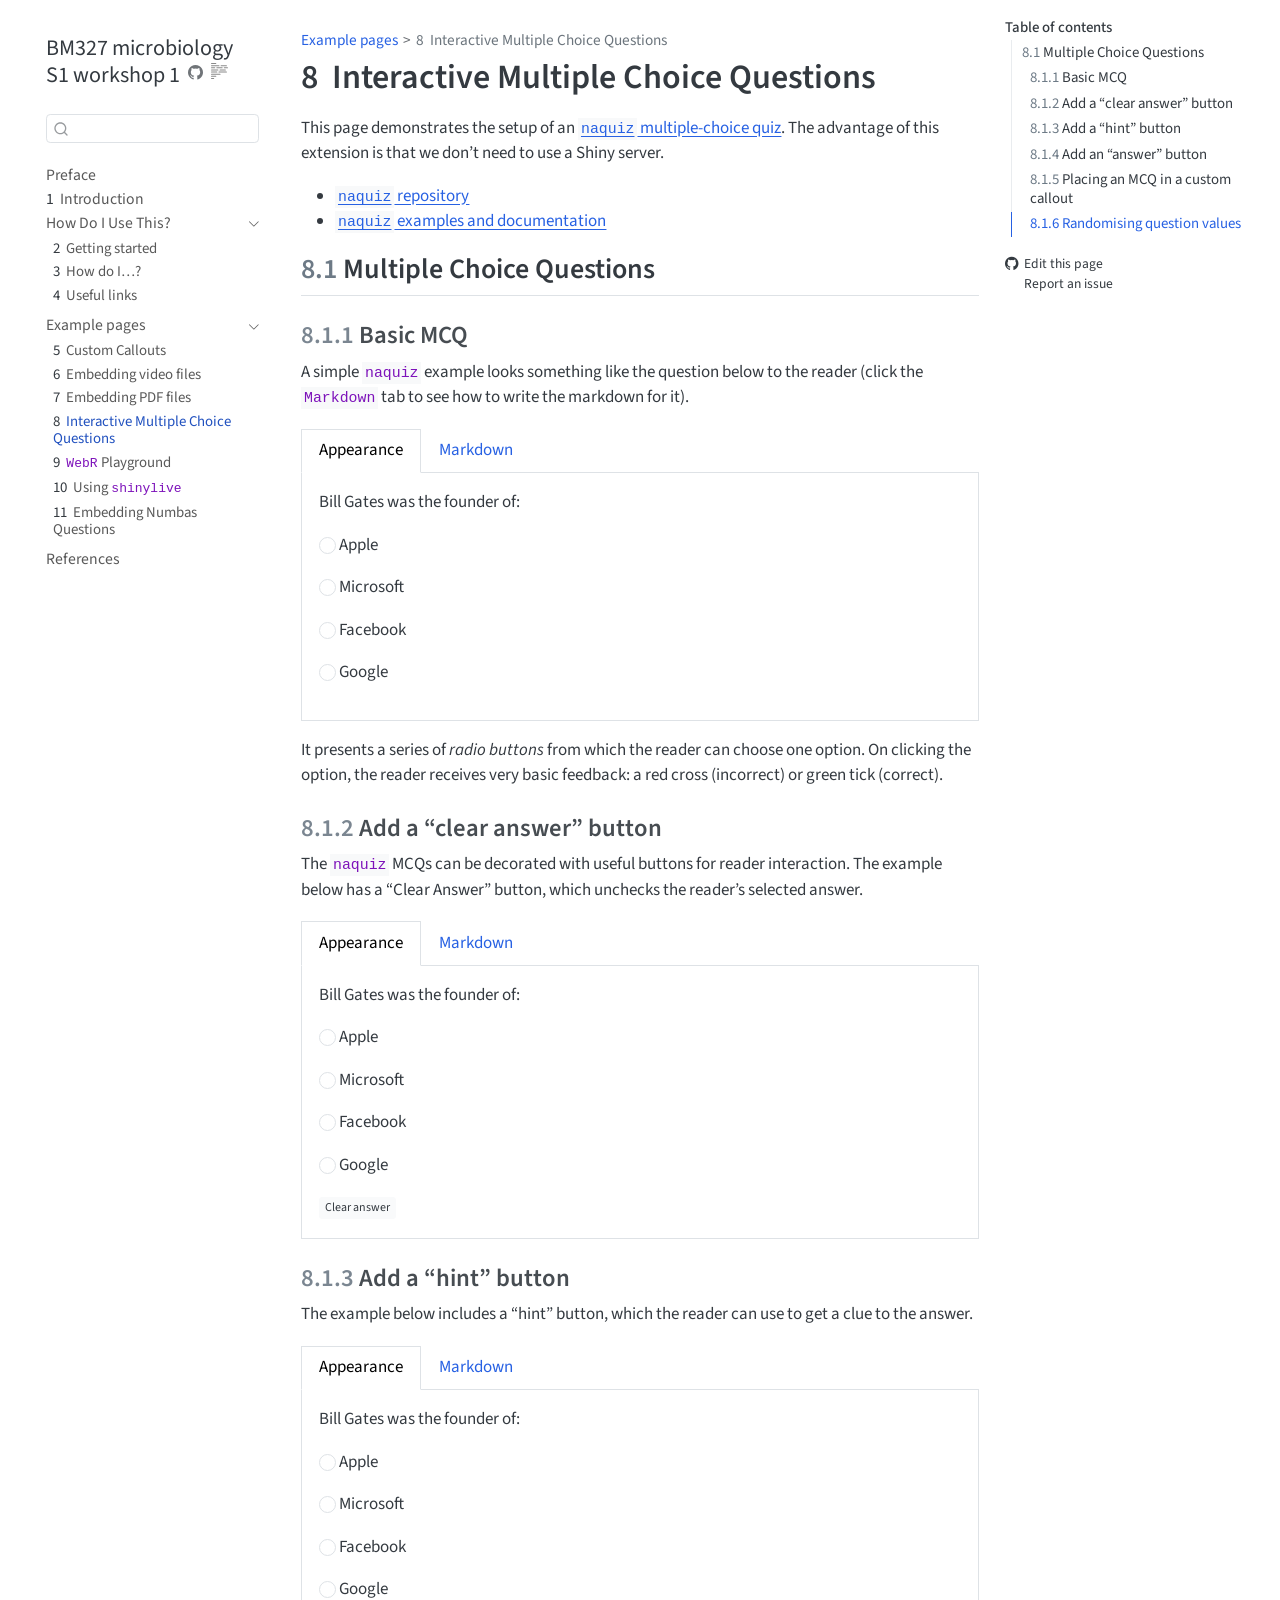
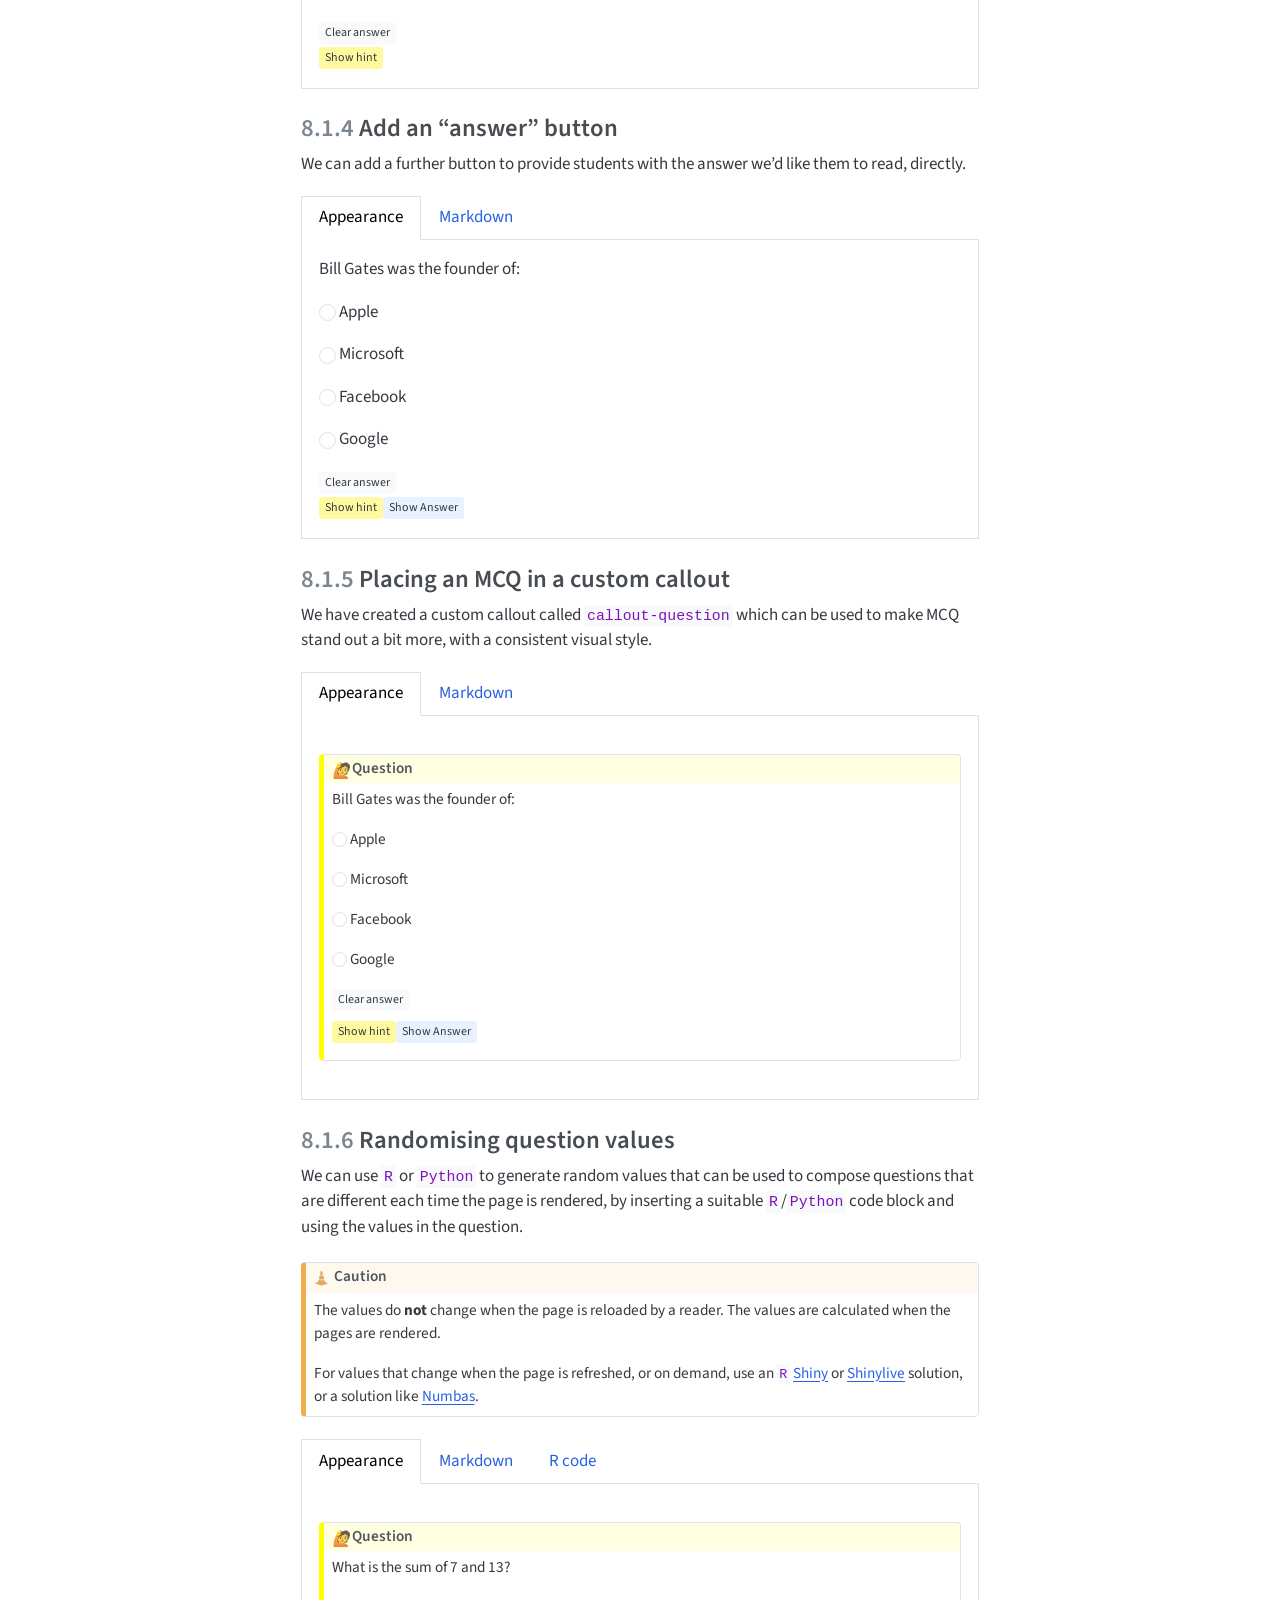
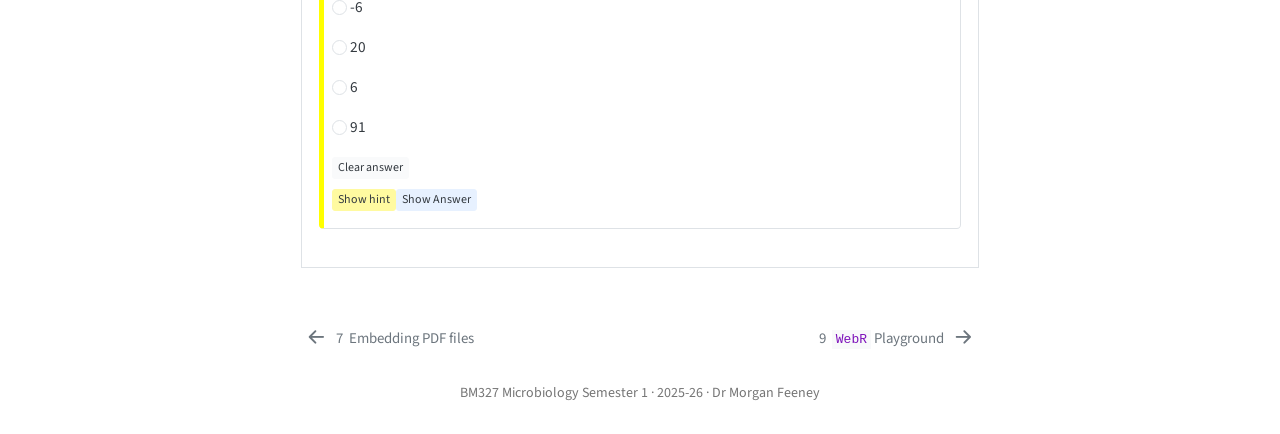
<file: quiz.html>
<!DOCTYPE html>
<html xmlns="http://www.w3.org/1999/xhtml" lang="en" xml:lang="en"><head>

<meta charset="utf-8">
<meta name="generator" content="quarto-1.7.32">

<meta name="viewport" content="width=device-width, initial-scale=1.0, user-scalable=yes">

<meta name="author" content="Leighton Pritchard">

<title>8&nbsp; Interactive Multiple Choice Questions – BM327 microbiology S1 workshop 1</title>
<style>
code{white-space: pre-wrap;}
span.smallcaps{font-variant: small-caps;}
div.columns{display: flex; gap: min(4vw, 1.5em);}
div.column{flex: auto; overflow-x: auto;}
div.hanging-indent{margin-left: 1.5em; text-indent: -1.5em;}
ul.task-list{list-style: none;}
ul.task-list li input[type="checkbox"] {
  width: 0.8em;
  margin: 0 0.8em 0.2em -1em; /* quarto-specific, see https://github.com/quarto-dev/quarto-cli/issues/4556 */ 
  vertical-align: middle;
}
/* CSS for syntax highlighting */
html { -webkit-text-size-adjust: 100%; }
pre > code.sourceCode { white-space: pre; position: relative; }
pre > code.sourceCode > span { display: inline-block; line-height: 1.25; }
pre > code.sourceCode > span:empty { height: 1.2em; }
.sourceCode { overflow: visible; }
code.sourceCode > span { color: inherit; text-decoration: inherit; }
div.sourceCode { margin: 1em 0; }
pre.sourceCode { margin: 0; }
@media screen {
div.sourceCode { overflow: auto; }
}
@media print {
pre > code.sourceCode { white-space: pre-wrap; }
pre > code.sourceCode > span { text-indent: -5em; padding-left: 5em; }
}
pre.numberSource code
  { counter-reset: source-line 0; }
pre.numberSource code > span
  { position: relative; left: -4em; counter-increment: source-line; }
pre.numberSource code > span > a:first-child::before
  { content: counter(source-line);
    position: relative; left: -1em; text-align: right; vertical-align: baseline;
    border: none; display: inline-block;
    -webkit-touch-callout: none; -webkit-user-select: none;
    -khtml-user-select: none; -moz-user-select: none;
    -ms-user-select: none; user-select: none;
    padding: 0 4px; width: 4em;
  }
pre.numberSource { margin-left: 3em;  padding-left: 4px; }
div.sourceCode
  {   }
@media screen {
pre > code.sourceCode > span > a:first-child::before { text-decoration: underline; }
}
</style>


<script src="site_libs/quarto-nav/quarto-nav.js"></script>
<script src="site_libs/quarto-nav/headroom.min.js"></script>
<script src="site_libs/clipboard/clipboard.min.js"></script>
<script src="site_libs/quarto-search/autocomplete.umd.js"></script>
<script src="site_libs/quarto-search/fuse.min.js"></script>
<script src="site_libs/quarto-search/quarto-search.js"></script>
<meta name="quarto:offset" content="./">
<link href="./webr-example.html" rel="next">
<link href="./embedpdf.html" rel="prev">
<link href="./icon_32.png" rel="icon" type="image/png">
<script src="site_libs/quarto-html/quarto.js" type="module"></script>
<script src="site_libs/quarto-html/tabsets/tabsets.js" type="module"></script>
<script src="site_libs/quarto-html/popper.min.js"></script>
<script src="site_libs/quarto-html/tippy.umd.min.js"></script>
<script src="site_libs/quarto-html/anchor.min.js"></script>
<link href="site_libs/quarto-html/tippy.css" rel="stylesheet">
<link href="site_libs/quarto-html/quarto-syntax-highlighting-37eea08aefeeee20ff55810ff984fec1.css" rel="stylesheet" id="quarto-text-highlighting-styles">
<script src="site_libs/bootstrap/bootstrap.min.js"></script>
<link href="site_libs/bootstrap/bootstrap-icons.css" rel="stylesheet">
<link href="site_libs/bootstrap/bootstrap-5fd9db47a040b21ac2cac9a0b3b722ba.min.css" rel="stylesheet" append-hash="true" id="quarto-bootstrap" data-mode="light">
<link href="site_libs/quarto-contrib/alpine-3.12/buttons.css" rel="stylesheet">
<script id="quarto-search-options" type="application/json">{
  "location": "sidebar",
  "copy-button": false,
  "collapse-after": 3,
  "panel-placement": "start",
  "type": "textbox",
  "limit": 50,
  "keyboard-shortcut": [
    "f",
    "/",
    "s"
  ],
  "show-item-context": false,
  "language": {
    "search-no-results-text": "No results",
    "search-matching-documents-text": "matching documents",
    "search-copy-link-title": "Copy link to search",
    "search-hide-matches-text": "Hide additional matches",
    "search-more-match-text": "more match in this document",
    "search-more-matches-text": "more matches in this document",
    "search-clear-button-title": "Clear",
    "search-text-placeholder": "",
    "search-detached-cancel-button-title": "Cancel",
    "search-submit-button-title": "Submit",
    "search-label": "Search"
  }
}</script>
<style>
div.callout-callout-questions.callout {
  border-left-color: yellow;
}
div.callout-callout-questions.callout-style-default > .callout-header {
  background-color: rgb(from yellow r g b / 13%);
}
div.callout-callout-questions .callout-toggle::before {  background-image: url('data:image/svg+xml,<svg xmlns="http://www.w3.org/2000/svg" width="16" height="16" fill="rgb(33, 37, 41)" class="bi bi-chevron-down" viewBox="0 0 16 16"><path fill-rule="evenodd" d="M1.646 4.646a.5.5 0 0 1 .708 0L8 10.293l5.646-5.647a.5.5 0 0 1 .708.708l-6 6a.5.5 0 0 1-.708 0l-6-6a.5.5 0 0 1 0-.708z"/></svg>');}
div.callout-callout-questions.callout-style-default .callout-icon::before, div.callout-callout-questions.callout-titled .callout-icon::before {
  content: '🙋️';
  background-image: none;
}
div.callout-callout-todo.callout {
  border-left-color: pink;
}
div.callout-callout-todo.callout-style-default > .callout-header {
  background-color: rgb(from pink r g b / 13%);
}
div.callout-callout-todo .callout-toggle::before {  background-image: url('data:image/svg+xml,<svg xmlns="http://www.w3.org/2000/svg" width="16" height="16" fill="rgb(33, 37, 41)" class="bi bi-chevron-down" viewBox="0 0 16 16"><path fill-rule="evenodd" d="M1.646 4.646a.5.5 0 0 1 .708 0L8 10.293l5.646-5.647a.5.5 0 0 1 .708.708l-6 6a.5.5 0 0 1-.708 0l-6-6a.5.5 0 0 1 0-.708z"/></svg>');}
div.callout-callout-todo.callout-style-default .callout-icon::before, div.callout-callout-todo.callout-titled .callout-icon::before {
  content: '📝';
  background-image: none;
}
div.callout-callout-case-study.callout {
  border-left-color: #FFA500;
}
div.callout-callout-case-study.callout-style-default > .callout-header {
  background-color: rgba(255, 165, 0, 0.13);
}
div.callout-callout-case-study .callout-toggle::before {  background-image: url('data:image/svg+xml,<svg xmlns="http://www.w3.org/2000/svg" width="16" height="16" fill="rgb(33, 37, 41)" class="bi bi-chevron-down" viewBox="0 0 16 16"><path fill-rule="evenodd" d="M1.646 4.646a.5.5 0 0 1 .708 0L8 10.293l5.646-5.647a.5.5 0 0 1 .708.708l-6 6a.5.5 0 0 1-.708 0l-6-6a.5.5 0 0 1 0-.708z"/></svg>');}
div.callout-callout-case-study.callout-style-default .callout-icon::before, div.callout-callout-case-study.callout-titled .callout-icon::before {
  content: '🔍';
  background-image: none;
}
div.callout-callout-thumbs-up.callout {
  border-left-color: #008000;
}
div.callout-callout-thumbs-up.callout-style-default > .callout-header {
  background-color: rgba(0, 128, 0, 0.13);
}
div.callout-callout-thumbs-up .callout-toggle::before {  background-image: url('data:image/svg+xml,<svg xmlns="http://www.w3.org/2000/svg" width="16" height="16" fill="rgb(33, 37, 41)" class="bi bi-chevron-down" viewBox="0 0 16 16"><path fill-rule="evenodd" d="M1.646 4.646a.5.5 0 0 1 .708 0L8 10.293l5.646-5.647a.5.5 0 0 1 .708.708l-6 6a.5.5 0 0 1-.708 0l-6-6a.5.5 0 0 1 0-.708z"/></svg>');}
div.callout-callout-thumbs-up.callout-style-default .callout-icon::before, div.callout-callout-thumbs-up.callout-titled .callout-icon::before {
  content: '👍';
  background-image: none;
}
div.callout-callout-data.callout {
  border-left-color: #32CD32;
}
div.callout-callout-data.callout-style-default > .callout-header {
  background-color: rgba(50, 205, 50, 0.13);
}
div.callout-callout-data .callout-toggle::before {  background-image: url('data:image/svg+xml,<svg xmlns="http://www.w3.org/2000/svg" width="16" height="16" fill="rgb(33, 37, 41)" class="bi bi-chevron-down" viewBox="0 0 16 16"><path fill-rule="evenodd" d="M1.646 4.646a.5.5 0 0 1 .708 0L8 10.293l5.646-5.647a.5.5 0 0 1 .708.708l-6 6a.5.5 0 0 1-.708 0l-6-6a.5.5 0 0 1 0-.708z"/></svg>');}
div.callout-callout-data.callout-style-default .callout-icon::before, div.callout-callout-data.callout-titled .callout-icon::before {
  content: '📊';
  background-image: none;
}
div.callout-callout-discussion.callout {
  border-left-color: #BA55D3;
}
div.callout-callout-discussion.callout-style-default > .callout-header {
  background-color: rgba(186, 85, 211, 0.13);
}
div.callout-callout-discussion .callout-toggle::before {  background-image: url('data:image/svg+xml,<svg xmlns="http://www.w3.org/2000/svg" width="16" height="16" fill="rgb(33, 37, 41)" class="bi bi-chevron-down" viewBox="0 0 16 16"><path fill-rule="evenodd" d="M1.646 4.646a.5.5 0 0 1 .708 0L8 10.293l5.646-5.647a.5.5 0 0 1 .708.708l-6 6a.5.5 0 0 1-.708 0l-6-6a.5.5 0 0 1 0-.708z"/></svg>');}
div.callout-callout-discussion.callout-style-default .callout-icon::before, div.callout-callout-discussion.callout-titled .callout-icon::before {
  content: '✨';
  background-image: none;
}
div.callout-callout-microbe.callout {
  border-left-color: #1E90FF;
}
div.callout-callout-microbe.callout-style-default > .callout-header {
  background-color: rgba(30, 144, 255, 0.13);
}
div.callout-callout-microbe .callout-toggle::before {  background-image: url('data:image/svg+xml,<svg xmlns="http://www.w3.org/2000/svg" width="16" height="16" fill="rgb(33, 37, 41)" class="bi bi-chevron-down" viewBox="0 0 16 16"><path fill-rule="evenodd" d="M1.646 4.646a.5.5 0 0 1 .708 0L8 10.293l5.646-5.647a.5.5 0 0 1 .708.708l-6 6a.5.5 0 0 1-.708 0l-6-6a.5.5 0 0 1 0-.708z"/></svg>');}
div.callout-callout-microbe.callout-style-default .callout-icon::before, div.callout-callout-microbe.callout-titled .callout-icon::before {
  content: '🧫';
  background-image: none;
}
div.callout-callout-challenge.callout {
  border-left-color: aquamarine;
}
div.callout-callout-challenge.callout-style-default > .callout-header {
  background-color: rgb(from aquamarine r g b / 13%);
}
div.callout-callout-challenge .callout-toggle::before {  background-image: url('data:image/svg+xml,<svg xmlns="http://www.w3.org/2000/svg" width="16" height="16" fill="rgb(33, 37, 41)" class="bi bi-chevron-down" viewBox="0 0 16 16"><path fill-rule="evenodd" d="M1.646 4.646a.5.5 0 0 1 .708 0L8 10.293l5.646-5.647a.5.5 0 0 1 .708.708l-6 6a.5.5 0 0 1-.708 0l-6-6a.5.5 0 0 1 0-.708z"/></svg>');}
div.callout-callout-challenge.callout-style-default .callout-icon::before, div.callout-callout-challenge.callout-titled .callout-icon::before {
  content: '🧑‍🏫';
  background-image: none;
}
div.callout-callout-question.callout {
  border-left-color: yellow;
}
div.callout-callout-question.callout-style-default > .callout-header {
  background-color: rgb(from yellow r g b / 13%);
}
div.callout-callout-question .callout-toggle::before {  background-image: url('data:image/svg+xml,<svg xmlns="http://www.w3.org/2000/svg" width="16" height="16" fill="rgb(33, 37, 41)" class="bi bi-chevron-down" viewBox="0 0 16 16"><path fill-rule="evenodd" d="M1.646 4.646a.5.5 0 0 1 .708 0L8 10.293l5.646-5.647a.5.5 0 0 1 .708.708l-6 6a.5.5 0 0 1-.708 0l-6-6a.5.5 0 0 1 0-.708z"/></svg>');}
div.callout-callout-question.callout-style-default .callout-icon::before, div.callout-callout-question.callout-titled .callout-icon::before {
  content: '🙋';
  background-image: none;
}
</style>


</head>

<body class="nav-sidebar floating quarto-light">

<div id="quarto-search-results"></div>
  <header id="quarto-header" class="headroom fixed-top">
  <nav class="quarto-secondary-nav">
    <div class="container-fluid d-flex">
      <button type="button" class="quarto-btn-toggle btn" data-bs-toggle="collapse" role="button" data-bs-target=".quarto-sidebar-collapse-item" aria-controls="quarto-sidebar" aria-expanded="false" aria-label="Toggle sidebar navigation" onclick="if (window.quartoToggleHeadroom) { window.quartoToggleHeadroom(); }">
        <i class="bi bi-layout-text-sidebar-reverse"></i>
      </button>
        <nav class="quarto-page-breadcrumbs" aria-label="breadcrumb"><ol class="breadcrumb"><li class="breadcrumb-item"><a href="./example_pages.html">Example pages</a></li><li class="breadcrumb-item"><a href="./quiz.html"><span class="chapter-number">8</span>&nbsp; <span class="chapter-title">Interactive Multiple Choice Questions</span></a></li></ol></nav>
        <a class="flex-grow-1" role="navigation" data-bs-toggle="collapse" data-bs-target=".quarto-sidebar-collapse-item" aria-controls="quarto-sidebar" aria-expanded="false" aria-label="Toggle sidebar navigation" onclick="if (window.quartoToggleHeadroom) { window.quartoToggleHeadroom(); }">      
        </a>
      <button type="button" class="btn quarto-search-button" aria-label="Search" onclick="window.quartoOpenSearch();">
        <i class="bi bi-search"></i>
      </button>
    </div>
  </nav>
</header>
<!-- content -->
<div id="quarto-content" class="quarto-container page-columns page-rows-contents page-layout-article">
<!-- sidebar -->
  <nav id="quarto-sidebar" class="sidebar collapse collapse-horizontal quarto-sidebar-collapse-item sidebar-navigation floating overflow-auto">
    <div class="pt-lg-2 mt-2 text-left sidebar-header">
    <div class="sidebar-title mb-0 py-0">
      <a href="./">BM327 microbiology S1 workshop 1</a> 
        <div class="sidebar-tools-main">
    <a href="https://github.com/mafeeney/BM327microS1-w1" title="Source Code" class="quarto-navigation-tool px-1" aria-label="Source Code"><i class="bi bi-github"></i></a>
  <a href="" class="quarto-reader-toggle quarto-navigation-tool px-1" onclick="window.quartoToggleReader(); return false;" title="Toggle reader mode">
  <div class="quarto-reader-toggle-btn">
  <i class="bi"></i>
  </div>
</a>
</div>
    </div>
      </div>
        <div class="mt-2 flex-shrink-0 align-items-center">
        <div class="sidebar-search">
        <div id="quarto-search" class="" title="Search"></div>
        </div>
        </div>
    <div class="sidebar-menu-container"> 
    <ul class="list-unstyled mt-1">
        <li class="sidebar-item">
  <div class="sidebar-item-container"> 
  <a href="./index.html" class="sidebar-item-text sidebar-link">
 <span class="menu-text">Preface</span></a>
  </div>
</li>
        <li class="sidebar-item">
  <div class="sidebar-item-container"> 
  <a href="./intro.html" class="sidebar-item-text sidebar-link">
 <span class="menu-text"><span class="chapter-number">1</span>&nbsp; <span class="chapter-title">Introduction</span></span></a>
  </div>
</li>
        <li class="sidebar-item sidebar-item-section">
      <div class="sidebar-item-container"> 
            <a href="./early-section.html" class="sidebar-item-text sidebar-link">
 <span class="menu-text">How Do I Use This?</span></a>
          <a class="sidebar-item-toggle text-start" data-bs-toggle="collapse" data-bs-target="#quarto-sidebar-section-1" role="navigation" aria-expanded="true" aria-label="Toggle section">
            <i class="bi bi-chevron-right ms-2"></i>
          </a> 
      </div>
      <ul id="quarto-sidebar-section-1" class="collapse list-unstyled sidebar-section depth1 show">  
          <li class="sidebar-item">
  <div class="sidebar-item-container"> 
  <a href="./tutorial.html" class="sidebar-item-text sidebar-link">
 <span class="menu-text"><span class="chapter-number">2</span>&nbsp; <span class="chapter-title">Getting started</span></span></a>
  </div>
</li>
          <li class="sidebar-item">
  <div class="sidebar-item-container"> 
  <a href="./howto.html" class="sidebar-item-text sidebar-link">
 <span class="menu-text"><span class="chapter-number">3</span>&nbsp; <span class="chapter-title">How do I…?</span></span></a>
  </div>
</li>
          <li class="sidebar-item">
  <div class="sidebar-item-container"> 
  <a href="./links.html" class="sidebar-item-text sidebar-link">
 <span class="menu-text"><span class="chapter-number">4</span>&nbsp; <span class="chapter-title">Useful links</span></span></a>
  </div>
</li>
      </ul>
  </li>
        <li class="sidebar-item sidebar-item-section">
      <div class="sidebar-item-container"> 
            <a href="./example_pages.html" class="sidebar-item-text sidebar-link">
 <span class="menu-text">Example pages</span></a>
          <a class="sidebar-item-toggle text-start" data-bs-toggle="collapse" data-bs-target="#quarto-sidebar-section-2" role="navigation" aria-expanded="true" aria-label="Toggle section">
            <i class="bi bi-chevron-right ms-2"></i>
          </a> 
      </div>
      <ul id="quarto-sidebar-section-2" class="collapse list-unstyled sidebar-section depth1 show">  
          <li class="sidebar-item">
  <div class="sidebar-item-container"> 
  <a href="./callouts.html" class="sidebar-item-text sidebar-link">
 <span class="menu-text"><span class="chapter-number">5</span>&nbsp; <span class="chapter-title">Custom Callouts</span></span></a>
  </div>
</li>
          <li class="sidebar-item">
  <div class="sidebar-item-container"> 
  <a href="./movies.html" class="sidebar-item-text sidebar-link">
 <span class="menu-text"><span class="chapter-number">6</span>&nbsp; <span class="chapter-title">Embedding video files</span></span></a>
  </div>
</li>
          <li class="sidebar-item">
  <div class="sidebar-item-container"> 
  <a href="./embedpdf.html" class="sidebar-item-text sidebar-link">
 <span class="menu-text"><span class="chapter-number">7</span>&nbsp; <span class="chapter-title">Embedding PDF files</span></span></a>
  </div>
</li>
          <li class="sidebar-item">
  <div class="sidebar-item-container"> 
  <a href="./quiz.html" class="sidebar-item-text sidebar-link active">
 <span class="menu-text"><span class="chapter-number">8</span>&nbsp; <span class="chapter-title">Interactive Multiple Choice Questions</span></span></a>
  </div>
</li>
          <li class="sidebar-item">
  <div class="sidebar-item-container"> 
  <a href="./webr-example.html" class="sidebar-item-text sidebar-link">
 <span class="menu-text"><span class="chapter-number">9</span>&nbsp; <span class="chapter-title"><code>WebR</code> Playground</span></span></a>
  </div>
</li>
          <li class="sidebar-item">
  <div class="sidebar-item-container"> 
  <a href="./shinylive.html" class="sidebar-item-text sidebar-link">
 <span class="menu-text"><span class="chapter-number">10</span>&nbsp; <span class="chapter-title">Using <code>shinylive</code></span></span></a>
  </div>
</li>
          <li class="sidebar-item">
  <div class="sidebar-item-container"> 
  <a href="./numbas.html" class="sidebar-item-text sidebar-link">
 <span class="menu-text"><span class="chapter-number">11</span>&nbsp; <span class="chapter-title">Embedding Numbas Questions</span></span></a>
  </div>
</li>
      </ul>
  </li>
        <li class="sidebar-item">
  <div class="sidebar-item-container"> 
  <a href="./references.html" class="sidebar-item-text sidebar-link">
 <span class="menu-text">References</span></a>
  </div>
</li>
    </ul>
    </div>
</nav>
<div id="quarto-sidebar-glass" class="quarto-sidebar-collapse-item" data-bs-toggle="collapse" data-bs-target=".quarto-sidebar-collapse-item"></div>
<!-- margin-sidebar -->
    <div id="quarto-margin-sidebar" class="sidebar margin-sidebar">
        <nav id="TOC" role="doc-toc" class="toc-active">
    <h2 id="toc-title">Table of contents</h2>
   
  <ul>
  <li><a href="#multiple-choice-questions" id="toc-multiple-choice-questions" class="nav-link active" data-scroll-target="#multiple-choice-questions"><span class="header-section-number">8.1</span> Multiple Choice Questions</a>
  <ul class="collapse">
  <li><a href="#basic-mcq" id="toc-basic-mcq" class="nav-link" data-scroll-target="#basic-mcq"><span class="header-section-number">8.1.1</span> Basic MCQ</a></li>
  <li><a href="#add-a-clear-answer-button" id="toc-add-a-clear-answer-button" class="nav-link" data-scroll-target="#add-a-clear-answer-button"><span class="header-section-number">8.1.2</span> Add a “clear answer” button</a></li>
  <li><a href="#add-a-hint-button" id="toc-add-a-hint-button" class="nav-link" data-scroll-target="#add-a-hint-button"><span class="header-section-number">8.1.3</span> Add a “hint” button</a></li>
  <li><a href="#add-an-answer-button" id="toc-add-an-answer-button" class="nav-link" data-scroll-target="#add-an-answer-button"><span class="header-section-number">8.1.4</span> Add an “answer” button</a></li>
  <li><a href="#placing-an-mcq-in-a-custom-callout" id="toc-placing-an-mcq-in-a-custom-callout" class="nav-link" data-scroll-target="#placing-an-mcq-in-a-custom-callout"><span class="header-section-number">8.1.5</span> Placing an MCQ in a custom callout</a></li>
  <li><a href="#randomising-question-values" id="toc-randomising-question-values" class="nav-link" data-scroll-target="#randomising-question-values"><span class="header-section-number">8.1.6</span> Randomising question values</a></li>
  </ul></li>
  </ul>
<div class="toc-actions"><ul><li><a href="https://github.com/mafeeney/BM327microS1-w1/edit/main/quiz.qmd" class="toc-action"><i class="bi bi-github"></i>Edit this page</a></li><li><a href="https://github.com/mafeeney/BM327microS1-w1/issues/new" class="toc-action"><i class="bi empty"></i>Report an issue</a></li></ul></div></nav>
    </div>
<!-- main -->
<main class="content" id="quarto-document-content">

<header id="title-block-header" class="quarto-title-block default"><nav class="quarto-page-breadcrumbs quarto-title-breadcrumbs d-none d-lg-block" aria-label="breadcrumb"><ol class="breadcrumb"><li class="breadcrumb-item"><a href="./example_pages.html">Example pages</a></li><li class="breadcrumb-item"><a href="./quiz.html"><span class="chapter-number">8</span>&nbsp; <span class="chapter-title">Interactive Multiple Choice Questions</span></a></li></ol></nav>
<div class="quarto-title">
<h1 class="title"><span class="chapter-number">8</span>&nbsp; <span class="chapter-title">Interactive Multiple Choice Questions</span></h1>
</div>



<div class="quarto-title-meta">

    
  
    
  </div>
  


</header>


<p>This page demonstrates the setup of an <a href="https://nareal.github.io/naquiz/example.html"><code>naquiz</code> multiple-choice quiz</a>. The advantage of this extension is that we don’t need to use a Shiny server.</p>
<ul>
<li><a href="https://github.com/nareal/naquiz"><code>naquiz</code> repository</a></li>
<li><a href="https://nareal.github.io/naquiz/example.html"><code>naquiz</code> examples and documentation</a></li>
</ul>
<section id="multiple-choice-questions" class="level2" data-number="8.1">
<h2 data-number="8.1" class="anchored" data-anchor-id="multiple-choice-questions"><span class="header-section-number">8.1</span> Multiple Choice Questions</h2>
<section id="basic-mcq" class="level3" data-number="8.1.1">
<h3 data-number="8.1.1" class="anchored" data-anchor-id="basic-mcq"><span class="header-section-number">8.1.1</span> Basic MCQ</h3>
<p>A simple <code>naquiz</code> example looks something like the question below to the reader (click the <code>Markdown</code> tab to see how to write the markdown for it).</p>
<div class="tabset-margin-container"></div><div class="panel-tabset">
<ul class="nav nav-tabs" role="tablist"><li class="nav-item" role="presentation"><a class="nav-link active" id="tabset-1-1-tab" data-bs-toggle="tab" data-bs-target="#tabset-1-1" role="tab" aria-controls="tabset-1-1" aria-selected="true" aria-current="page">Appearance</a></li><li class="nav-item" role="presentation"><a class="nav-link" id="tabset-1-2-tab" data-bs-toggle="tab" data-bs-target="#tabset-1-2" role="tab" aria-controls="tabset-1-2" aria-selected="false">Markdown</a></li></ul>
<div class="tab-content">
<div id="tabset-1-1" class="tab-pane active" role="tabpanel" aria-labelledby="tabset-1-1-tab">
<div class="question">
<p>Bill Gates was the founder of:</p>
<div class="choices">
<div x-data="{ answer: '' , clear() { this.answer = '' }}">

<div class="choice">
<p></p><p><input class="form-check-input" type="radio" x-model="answer" value="no1"> <span id="no1" x-show="answer == $el.id" class="badge">✗</span>Apple</p><p></p>
</div>
<div class="choice correct-choice">
<p></p><p><input class="form-check-input" type="radio" x-model="answer" value="correct"> <span id="correct" x-show="answer == $el.id" class="badge">✓</span>Microsoft</p><p></p>
</div>
<div class="choice">
<p></p><p><input class="form-check-input" type="radio" x-model="answer" value="no3"> <span id="no3" x-show="answer == $el.id" class="badge">✗</span>Facebook</p><p></p>
</div>
<div class="choice">
<p></p><p><input class="form-check-input" type="radio" x-model="answer" value="no4"> <span id="no4" x-show="answer == $el.id" class="badge">✗</span>Google</p><p></p>
</div>
</div>

</div>
</div>
</div>
<div id="tabset-1-2" class="tab-pane" role="tabpanel" aria-labelledby="tabset-1-2-tab">
<div class="sourceCode" id="cb1"><pre class="sourceCode markdown code-with-copy"><code class="sourceCode markdown"><span id="cb1-1"><a href="#cb1-1" aria-hidden="true" tabindex="-1"></a>:::::{.question}</span>
<span id="cb1-2"><a href="#cb1-2" aria-hidden="true" tabindex="-1"></a>Bill Gates was the founder of:</span>
<span id="cb1-3"><a href="#cb1-3" aria-hidden="true" tabindex="-1"></a></span>
<span id="cb1-4"><a href="#cb1-4" aria-hidden="true" tabindex="-1"></a>::::{.choices}</span>
<span id="cb1-5"><a href="#cb1-5" aria-hidden="true" tabindex="-1"></a></span>
<span id="cb1-6"><a href="#cb1-6" aria-hidden="true" tabindex="-1"></a>:::{.choice}</span>
<span id="cb1-7"><a href="#cb1-7" aria-hidden="true" tabindex="-1"></a>Apple</span>
<span id="cb1-8"><a href="#cb1-8" aria-hidden="true" tabindex="-1"></a>:::  </span>
<span id="cb1-9"><a href="#cb1-9" aria-hidden="true" tabindex="-1"></a></span>
<span id="cb1-10"><a href="#cb1-10" aria-hidden="true" tabindex="-1"></a>:::{.choice .correct-choice}</span>
<span id="cb1-11"><a href="#cb1-11" aria-hidden="true" tabindex="-1"></a>Microsoft</span>
<span id="cb1-12"><a href="#cb1-12" aria-hidden="true" tabindex="-1"></a>:::</span>
<span id="cb1-13"><a href="#cb1-13" aria-hidden="true" tabindex="-1"></a></span>
<span id="cb1-14"><a href="#cb1-14" aria-hidden="true" tabindex="-1"></a>:::{.choice}</span>
<span id="cb1-15"><a href="#cb1-15" aria-hidden="true" tabindex="-1"></a>Facebook  </span>
<span id="cb1-16"><a href="#cb1-16" aria-hidden="true" tabindex="-1"></a>:::</span>
<span id="cb1-17"><a href="#cb1-17" aria-hidden="true" tabindex="-1"></a></span>
<span id="cb1-18"><a href="#cb1-18" aria-hidden="true" tabindex="-1"></a>:::{.choice}</span>
<span id="cb1-19"><a href="#cb1-19" aria-hidden="true" tabindex="-1"></a>Google   </span>
<span id="cb1-20"><a href="#cb1-20" aria-hidden="true" tabindex="-1"></a>:::</span>
<span id="cb1-21"><a href="#cb1-21" aria-hidden="true" tabindex="-1"></a></span>
<span id="cb1-22"><a href="#cb1-22" aria-hidden="true" tabindex="-1"></a>::::</span>
<span id="cb1-23"><a href="#cb1-23" aria-hidden="true" tabindex="-1"></a>:::::</span></code><button title="Copy to Clipboard" class="code-copy-button"><i class="bi"></i></button></pre></div>
<div class="callout callout-style-default callout-caution callout-titled">
<div class="callout-header d-flex align-content-center">
<div class="callout-icon-container">
<i class="callout-icon"></i>
</div>
<div class="callout-title-container flex-fill">
Caution
</div>
</div>
<div class="callout-body-container callout-body">
<p>The nested colon dividers and their counts can look confusing on the page, and missed/extra colons can break the layout of your page.</p>
<ul>
<li>The <code>{.question}</code> divider gets <strong>five</strong> colons.</li>
<li>The <code>{.choices}</code> divider that surrounds the choices presented to the reader gets <strong>four</strong> colons.</li>
<li>Each individual <code>{.choice}</code> divider gets <strong>three</strong> colons.</li>
</ul>
</div>
</div>
</div>
</div>
</div>
<p>It presents a series of <em>radio buttons</em> from which the reader can choose one option. On clicking the option, the reader receives very basic feedback: a red cross (incorrect) or green tick (correct).</p>
</section>
<section id="add-a-clear-answer-button" class="level3" data-number="8.1.2">
<h3 data-number="8.1.2" class="anchored" data-anchor-id="add-a-clear-answer-button"><span class="header-section-number">8.1.2</span> Add a “clear answer” button</h3>
<p>The <code>naquiz</code> MCQs can be decorated with useful buttons for reader interaction. The example below has a “Clear Answer” button, which unchecks the reader’s selected answer.</p>
<div class="tabset-margin-container"></div><div class="panel-tabset">
<ul class="nav nav-tabs" role="tablist"><li class="nav-item" role="presentation"><a class="nav-link active" id="tabset-2-1-tab" data-bs-toggle="tab" data-bs-target="#tabset-2-1" role="tab" aria-controls="tabset-2-1" aria-selected="true">Appearance</a></li><li class="nav-item" role="presentation"><a class="nav-link" id="tabset-2-2-tab" data-bs-toggle="tab" data-bs-target="#tabset-2-2" role="tab" aria-controls="tabset-2-2" aria-selected="false">Markdown</a></li></ul>
<div class="tab-content">
<div id="tabset-2-1" class="tab-pane active" role="tabpanel" aria-labelledby="tabset-2-1-tab">
<div class="question">
<p>Bill Gates was the founder of:</p>
<div class="choices">
<div x-data="{ answer: '' , clear() { this.answer = '' }}">

<div class="choice">
<p></p><p><input class="form-check-input" type="radio" x-model="answer" value="no1"> <span id="no1" x-show="answer == $el.id" class="badge">✗</span>Apple</p><p></p>
</div>
<div class="choice correct-choice">
<p></p><p><input class="form-check-input" type="radio" x-model="answer" value="correct"> <span id="correct" x-show="answer == $el.id" class="badge">✓</span>Microsoft</p><p></p>
</div>
<div class="choice">
<p></p><p><input class="form-check-input" type="radio" x-model="answer" value="no3"> <span id="no3" x-show="answer == $el.id" class="badge">✗</span>Facebook</p><p></p>
</div>
<div class="choice">
<p></p><p><input class="form-check-input" type="radio" x-model="answer" value="no4"> <span id="no4" x-show="answer == $el.id" class="badge">✗</span>Google</p><p></p>
</div>
<div class="button-clear" title="Clear answer" data-button-class="btn btn-xs">
<button x-on:click="clear()" class="btn btn-xs">Clear answer</button>



</div>
</div>

</div>
</div>
</div>
<div id="tabset-2-2" class="tab-pane" role="tabpanel" aria-labelledby="tabset-2-2-tab">
<div class="sourceCode" id="cb2"><pre class="sourceCode markdown code-with-copy"><code class="sourceCode markdown"><span id="cb2-1"><a href="#cb2-1" aria-hidden="true" tabindex="-1"></a>:::::{.question}</span>
<span id="cb2-2"><a href="#cb2-2" aria-hidden="true" tabindex="-1"></a>Bill Gates was the founder of:</span>
<span id="cb2-3"><a href="#cb2-3" aria-hidden="true" tabindex="-1"></a></span>
<span id="cb2-4"><a href="#cb2-4" aria-hidden="true" tabindex="-1"></a>::::{.choices}</span>
<span id="cb2-5"><a href="#cb2-5" aria-hidden="true" tabindex="-1"></a></span>
<span id="cb2-6"><a href="#cb2-6" aria-hidden="true" tabindex="-1"></a>:::{.choice}</span>
<span id="cb2-7"><a href="#cb2-7" aria-hidden="true" tabindex="-1"></a>Apple</span>
<span id="cb2-8"><a href="#cb2-8" aria-hidden="true" tabindex="-1"></a>:::  </span>
<span id="cb2-9"><a href="#cb2-9" aria-hidden="true" tabindex="-1"></a></span>
<span id="cb2-10"><a href="#cb2-10" aria-hidden="true" tabindex="-1"></a>:::{.choice .correct-choice}</span>
<span id="cb2-11"><a href="#cb2-11" aria-hidden="true" tabindex="-1"></a>Microsoft</span>
<span id="cb2-12"><a href="#cb2-12" aria-hidden="true" tabindex="-1"></a>:::</span>
<span id="cb2-13"><a href="#cb2-13" aria-hidden="true" tabindex="-1"></a></span>
<span id="cb2-14"><a href="#cb2-14" aria-hidden="true" tabindex="-1"></a>:::{.choice}</span>
<span id="cb2-15"><a href="#cb2-15" aria-hidden="true" tabindex="-1"></a>Facebook  </span>
<span id="cb2-16"><a href="#cb2-16" aria-hidden="true" tabindex="-1"></a>:::</span>
<span id="cb2-17"><a href="#cb2-17" aria-hidden="true" tabindex="-1"></a></span>
<span id="cb2-18"><a href="#cb2-18" aria-hidden="true" tabindex="-1"></a>:::{.choice}</span>
<span id="cb2-19"><a href="#cb2-19" aria-hidden="true" tabindex="-1"></a>Google   </span>
<span id="cb2-20"><a href="#cb2-20" aria-hidden="true" tabindex="-1"></a>:::</span>
<span id="cb2-21"><a href="#cb2-21" aria-hidden="true" tabindex="-1"></a></span>
<span id="cb2-22"><a href="#cb2-22" aria-hidden="true" tabindex="-1"></a>:::{.button-clear title="Clear answer" button-class="btn btn-xs"}</span>
<span id="cb2-23"><a href="#cb2-23" aria-hidden="true" tabindex="-1"></a>:::</span>
<span id="cb2-24"><a href="#cb2-24" aria-hidden="true" tabindex="-1"></a></span>
<span id="cb2-25"><a href="#cb2-25" aria-hidden="true" tabindex="-1"></a>::::</span>
<span id="cb2-26"><a href="#cb2-26" aria-hidden="true" tabindex="-1"></a>:::::</span></code><button title="Copy to Clipboard" class="code-copy-button"><i class="bi"></i></button></pre></div>
<div class="callout callout-style-default callout-important callout-titled">
<div class="callout-header d-flex align-content-center">
<div class="callout-icon-container">
<i class="callout-icon"></i>
</div>
<div class="callout-title-container flex-fill">
Important
</div>
</div>
<div class="callout-body-container callout-body">
<p>The button to clear reader answers needs to be linked with the available choices, and so is placed <strong>inside the <code>{.choices}</code> division</strong> of the MCQ.</p>
</div>
</div>
</div>
</div>
</div>
</section>
<section id="add-a-hint-button" class="level3" data-number="8.1.3">
<h3 data-number="8.1.3" class="anchored" data-anchor-id="add-a-hint-button"><span class="header-section-number">8.1.3</span> Add a “hint” button</h3>
<p>The example below includes a “hint” button, which the reader can use to get a clue to the answer.</p>
<div class="tabset-margin-container"></div><div class="panel-tabset">
<ul class="nav nav-tabs" role="tablist"><li class="nav-item" role="presentation"><a class="nav-link active" id="tabset-3-1-tab" data-bs-toggle="tab" data-bs-target="#tabset-3-1" role="tab" aria-controls="tabset-3-1" aria-selected="true">Appearance</a></li><li class="nav-item" role="presentation"><a class="nav-link" id="tabset-3-2-tab" data-bs-toggle="tab" data-bs-target="#tabset-3-2" role="tab" aria-controls="tabset-3-2" aria-selected="false">Markdown</a></li></ul>
<div class="tab-content">
<div id="tabset-3-1" class="tab-pane active" role="tabpanel" aria-labelledby="tabset-3-1-tab">
<div class="question">
<p>Bill Gates was the founder of:</p>
<div class="choices">
<div x-data="{ answer: '' , clear() { this.answer = '' }}">

<div class="choice">
<p></p><p><input class="form-check-input" type="radio" x-model="answer" value="no1"> <span id="no1" x-show="answer == $el.id" class="badge">✗</span>Apple</p><p></p>
</div>
<div class="choice correct-choice">
<p></p><p><input class="form-check-input" type="radio" x-model="answer" value="correct"> <span id="correct" x-show="answer == $el.id" class="badge">✓</span>Microsoft</p><p></p>
</div>
<div class="choice">
<p></p><p><input class="form-check-input" type="radio" x-model="answer" value="no3"> <span id="no3" x-show="answer == $el.id" class="badge">✗</span>Facebook</p><p></p>
</div>
<div class="choice">
<p></p><p><input class="form-check-input" type="radio" x-model="answer" value="no4"> <span id="no4" x-show="answer == $el.id" class="badge">✗</span>Google</p><p></p>
</div>
<div class="button-clear" title="Clear answer" data-button-class="btn btn-xs">
<button x-on:click="clear()" class="btn btn-xs">Clear answer</button>



</div>
</div>

</div>
<div class="btn-group">
<div class="button-hint" title="Show hint" data-button-class="btn btn-xs">
<div x-data="{ open: false }">
<button x-on:click="open = ! open" class="btn btn-xs">Show hint</button>
<div x-show="open" x-transition.duration.200ms="" x-on:click.outside="open = false" class="card card-body border-warning">
<p>The company name starts with an ‘M’…</p>
</div>
</div>

</div>
</div>
</div>
</div>
<div id="tabset-3-2" class="tab-pane" role="tabpanel" aria-labelledby="tabset-3-2-tab">
<div class="sourceCode" id="cb3"><pre class="sourceCode markdown code-with-copy"><code class="sourceCode markdown"><span id="cb3-1"><a href="#cb3-1" aria-hidden="true" tabindex="-1"></a>:::::{.question}</span>
<span id="cb3-2"><a href="#cb3-2" aria-hidden="true" tabindex="-1"></a>Bill Gates was the founder of:</span>
<span id="cb3-3"><a href="#cb3-3" aria-hidden="true" tabindex="-1"></a></span>
<span id="cb3-4"><a href="#cb3-4" aria-hidden="true" tabindex="-1"></a>::::{.choices}</span>
<span id="cb3-5"><a href="#cb3-5" aria-hidden="true" tabindex="-1"></a></span>
<span id="cb3-6"><a href="#cb3-6" aria-hidden="true" tabindex="-1"></a>:::{.choice}</span>
<span id="cb3-7"><a href="#cb3-7" aria-hidden="true" tabindex="-1"></a>Apple</span>
<span id="cb3-8"><a href="#cb3-8" aria-hidden="true" tabindex="-1"></a>:::  </span>
<span id="cb3-9"><a href="#cb3-9" aria-hidden="true" tabindex="-1"></a></span>
<span id="cb3-10"><a href="#cb3-10" aria-hidden="true" tabindex="-1"></a>:::{.choice .correct-choice}</span>
<span id="cb3-11"><a href="#cb3-11" aria-hidden="true" tabindex="-1"></a>Microsoft</span>
<span id="cb3-12"><a href="#cb3-12" aria-hidden="true" tabindex="-1"></a>:::</span>
<span id="cb3-13"><a href="#cb3-13" aria-hidden="true" tabindex="-1"></a></span>
<span id="cb3-14"><a href="#cb3-14" aria-hidden="true" tabindex="-1"></a>:::{.choice}</span>
<span id="cb3-15"><a href="#cb3-15" aria-hidden="true" tabindex="-1"></a>Facebook  </span>
<span id="cb3-16"><a href="#cb3-16" aria-hidden="true" tabindex="-1"></a>:::</span>
<span id="cb3-17"><a href="#cb3-17" aria-hidden="true" tabindex="-1"></a></span>
<span id="cb3-18"><a href="#cb3-18" aria-hidden="true" tabindex="-1"></a>:::{.choice}</span>
<span id="cb3-19"><a href="#cb3-19" aria-hidden="true" tabindex="-1"></a>Google   </span>
<span id="cb3-20"><a href="#cb3-20" aria-hidden="true" tabindex="-1"></a>:::</span>
<span id="cb3-21"><a href="#cb3-21" aria-hidden="true" tabindex="-1"></a></span>
<span id="cb3-22"><a href="#cb3-22" aria-hidden="true" tabindex="-1"></a>:::{.button-clear title="Clear answer" button-class="btn btn-xs"}</span>
<span id="cb3-23"><a href="#cb3-23" aria-hidden="true" tabindex="-1"></a>:::</span>
<span id="cb3-24"><a href="#cb3-24" aria-hidden="true" tabindex="-1"></a></span>
<span id="cb3-25"><a href="#cb3-25" aria-hidden="true" tabindex="-1"></a>::::</span>
<span id="cb3-26"><a href="#cb3-26" aria-hidden="true" tabindex="-1"></a></span>
<span id="cb3-27"><a href="#cb3-27" aria-hidden="true" tabindex="-1"></a>::::{.btn-group}</span>
<span id="cb3-28"><a href="#cb3-28" aria-hidden="true" tabindex="-1"></a>:::{.button-hint title="Show hint" button-class="btn btn-xs"}</span>
<span id="cb3-29"><a href="#cb3-29" aria-hidden="true" tabindex="-1"></a>The company name starts with an 'M'...</span>
<span id="cb3-30"><a href="#cb3-30" aria-hidden="true" tabindex="-1"></a>:::</span>
<span id="cb3-31"><a href="#cb3-31" aria-hidden="true" tabindex="-1"></a>::::</span>
<span id="cb3-32"><a href="#cb3-32" aria-hidden="true" tabindex="-1"></a></span>
<span id="cb3-33"><a href="#cb3-33" aria-hidden="true" tabindex="-1"></a>:::::</span></code><button title="Copy to Clipboard" class="code-copy-button"><i class="bi"></i></button></pre></div>
<div class="callout callout-style-default callout-important callout-titled">
<div class="callout-header d-flex align-content-center">
<div class="callout-icon-container">
<i class="callout-icon"></i>
</div>
<div class="callout-title-container flex-fill">
Important
</div>
</div>
<div class="callout-body-container callout-body">
<p>We can place additional buttons within a <em>button group</em> divider, specified as <code>::::{.btn-group}</code>, <em>inside</em> the question divider (the five colons <code>:::::</code>).</p>
<p>Here, we have linked a <code>{.button-hint}</code> that, when clicked, expands to show the hint text.</p>
</div>
</div>
</div>
</div>
</div>
</section>
<section id="add-an-answer-button" class="level3" data-number="8.1.4">
<h3 data-number="8.1.4" class="anchored" data-anchor-id="add-an-answer-button"><span class="header-section-number">8.1.4</span> Add an “answer” button</h3>
<p>We can add a further button to provide students with the answer we’d like them to read, directly.</p>
<div class="tabset-margin-container"></div><div class="panel-tabset">
<ul class="nav nav-tabs" role="tablist"><li class="nav-item" role="presentation"><a class="nav-link active" id="tabset-4-1-tab" data-bs-toggle="tab" data-bs-target="#tabset-4-1" role="tab" aria-controls="tabset-4-1" aria-selected="true">Appearance</a></li><li class="nav-item" role="presentation"><a class="nav-link" id="tabset-4-2-tab" data-bs-toggle="tab" data-bs-target="#tabset-4-2" role="tab" aria-controls="tabset-4-2" aria-selected="false">Markdown</a></li></ul>
<div class="tab-content">
<div id="tabset-4-1" class="tab-pane active" role="tabpanel" aria-labelledby="tabset-4-1-tab">
<div class="question">
<p>Bill Gates was the founder of:</p>
<div class="choices">
<div x-data="{ answer: '' , clear() { this.answer = '' }}">

<div class="choice">
<p></p><p><input class="form-check-input" type="radio" x-model="answer" value="no1"> <span id="no1" x-show="answer == $el.id" class="badge">✗</span>Apple</p><p></p>
</div>
<div class="choice correct-choice">
<p></p><p><input class="form-check-input" type="radio" x-model="answer" value="correct"> <span id="correct" x-show="answer == $el.id" class="badge">✓</span>Microsoft</p><p></p>
</div>
<div class="choice">
<p></p><p><input class="form-check-input" type="radio" x-model="answer" value="no3"> <span id="no3" x-show="answer == $el.id" class="badge">✗</span>Facebook</p><p></p>
</div>
<div class="choice">
<p></p><p><input class="form-check-input" type="radio" x-model="answer" value="no4"> <span id="no4" x-show="answer == $el.id" class="badge">✗</span>Google</p><p></p>
</div>
<div class="button-clear" title="Clear answer" data-button-class="btn btn-xs">
<button x-on:click="clear()" class="btn btn-xs">Clear answer</button>



</div>
</div>

</div>
<div class="btn-group">
<div class="button-hint" title="Show hint" data-button-class="btn btn-xs">
<div x-data="{ open: false }">
<button x-on:click="open = ! open" class="btn btn-xs">Show hint</button>
<div x-show="open" x-transition.duration.200ms="" x-on:click.outside="open = false" class="card card-body border-warning">
<p>The company name starts with an ‘M’…</p>
</div>
</div>

</div>
<div class="button-answer" title="Show Answer" data-button-class="btn btn-xs">
<div x-data="{ open: false }">
<button x-on:click="open = ! open" class="btn btn-xs">Show Answer</button>
<div x-show="open" x-transition.duration.200ms="" x-on:click.outside="open = false" class="card card-body border-info">
<p>Bill Gates and Paul Allen founded Microsoft on April 4, 1975.</p>
</div>
</div>

</div>
</div>
</div>
</div>
<div id="tabset-4-2" class="tab-pane" role="tabpanel" aria-labelledby="tabset-4-2-tab">
<div class="sourceCode" id="cb4"><pre class="sourceCode markdown code-with-copy"><code class="sourceCode markdown"><span id="cb4-1"><a href="#cb4-1" aria-hidden="true" tabindex="-1"></a>:::::{.question}</span>
<span id="cb4-2"><a href="#cb4-2" aria-hidden="true" tabindex="-1"></a>Bill Gates was the founder of:</span>
<span id="cb4-3"><a href="#cb4-3" aria-hidden="true" tabindex="-1"></a></span>
<span id="cb4-4"><a href="#cb4-4" aria-hidden="true" tabindex="-1"></a>::::{.choices}</span>
<span id="cb4-5"><a href="#cb4-5" aria-hidden="true" tabindex="-1"></a></span>
<span id="cb4-6"><a href="#cb4-6" aria-hidden="true" tabindex="-1"></a>:::{.choice}</span>
<span id="cb4-7"><a href="#cb4-7" aria-hidden="true" tabindex="-1"></a>Apple</span>
<span id="cb4-8"><a href="#cb4-8" aria-hidden="true" tabindex="-1"></a>:::  </span>
<span id="cb4-9"><a href="#cb4-9" aria-hidden="true" tabindex="-1"></a></span>
<span id="cb4-10"><a href="#cb4-10" aria-hidden="true" tabindex="-1"></a>:::{.choice .correct-choice}</span>
<span id="cb4-11"><a href="#cb4-11" aria-hidden="true" tabindex="-1"></a>Microsoft</span>
<span id="cb4-12"><a href="#cb4-12" aria-hidden="true" tabindex="-1"></a>:::</span>
<span id="cb4-13"><a href="#cb4-13" aria-hidden="true" tabindex="-1"></a></span>
<span id="cb4-14"><a href="#cb4-14" aria-hidden="true" tabindex="-1"></a>:::{.choice}</span>
<span id="cb4-15"><a href="#cb4-15" aria-hidden="true" tabindex="-1"></a>Facebook  </span>
<span id="cb4-16"><a href="#cb4-16" aria-hidden="true" tabindex="-1"></a>:::</span>
<span id="cb4-17"><a href="#cb4-17" aria-hidden="true" tabindex="-1"></a></span>
<span id="cb4-18"><a href="#cb4-18" aria-hidden="true" tabindex="-1"></a>:::{.choice}</span>
<span id="cb4-19"><a href="#cb4-19" aria-hidden="true" tabindex="-1"></a>Google   </span>
<span id="cb4-20"><a href="#cb4-20" aria-hidden="true" tabindex="-1"></a>:::</span>
<span id="cb4-21"><a href="#cb4-21" aria-hidden="true" tabindex="-1"></a></span>
<span id="cb4-22"><a href="#cb4-22" aria-hidden="true" tabindex="-1"></a>:::{.button-clear title="Clear answer" button-class="btn btn-xs"}</span>
<span id="cb4-23"><a href="#cb4-23" aria-hidden="true" tabindex="-1"></a>:::</span>
<span id="cb4-24"><a href="#cb4-24" aria-hidden="true" tabindex="-1"></a></span>
<span id="cb4-25"><a href="#cb4-25" aria-hidden="true" tabindex="-1"></a>::::</span>
<span id="cb4-26"><a href="#cb4-26" aria-hidden="true" tabindex="-1"></a></span>
<span id="cb4-27"><a href="#cb4-27" aria-hidden="true" tabindex="-1"></a>::::{.btn-group}</span>
<span id="cb4-28"><a href="#cb4-28" aria-hidden="true" tabindex="-1"></a>:::{.button-hint title="Show hint" button-class="btn btn-xs"}</span>
<span id="cb4-29"><a href="#cb4-29" aria-hidden="true" tabindex="-1"></a>The company name starts with an 'M'...</span>
<span id="cb4-30"><a href="#cb4-30" aria-hidden="true" tabindex="-1"></a>:::</span>
<span id="cb4-31"><a href="#cb4-31" aria-hidden="true" tabindex="-1"></a>::::</span>
<span id="cb4-32"><a href="#cb4-32" aria-hidden="true" tabindex="-1"></a></span>
<span id="cb4-33"><a href="#cb4-33" aria-hidden="true" tabindex="-1"></a>:::{.button-answer title="Show Answer" button-class="btn btn-xs"}</span>
<span id="cb4-34"><a href="#cb4-34" aria-hidden="true" tabindex="-1"></a>Bill Gates and Paul Allen founded Microsoft on April 4, 1975.</span>
<span id="cb4-35"><a href="#cb4-35" aria-hidden="true" tabindex="-1"></a>:::</span>
<span id="cb4-36"><a href="#cb4-36" aria-hidden="true" tabindex="-1"></a>:::::</span></code><button title="Copy to Clipboard" class="code-copy-button"><i class="bi"></i></button></pre></div>
<div class="callout callout-style-default callout-important callout-titled">
<div class="callout-header d-flex align-content-center">
<div class="callout-icon-container">
<i class="callout-icon"></i>
</div>
<div class="callout-title-container flex-fill">
Important
</div>
</div>
<div class="callout-body-container callout-body">
<p>We can place more than one button in the <em>button group</em> divider. Here, we have linked a <code>{.button-answer}</code> that, when clicked, expands to show the hint text.</p>
</div>
</div>
</div>
</div>
</div>
</section>
<section id="placing-an-mcq-in-a-custom-callout" class="level3" data-number="8.1.5">
<h3 data-number="8.1.5" class="anchored" data-anchor-id="placing-an-mcq-in-a-custom-callout"><span class="header-section-number">8.1.5</span> Placing an MCQ in a custom callout</h3>
<p>We have created a custom callout called <code>callout-question</code> which can be used to make MCQ stand out a bit more, with a consistent visual style.</p>
<div class="tabset-margin-container"></div><div class="panel-tabset">
<ul class="nav nav-tabs" role="tablist"><li class="nav-item" role="presentation"><a class="nav-link active" id="tabset-5-1-tab" data-bs-toggle="tab" data-bs-target="#tabset-5-1" role="tab" aria-controls="tabset-5-1" aria-selected="true">Appearance</a></li><li class="nav-item" role="presentation"><a class="nav-link" id="tabset-5-2-tab" data-bs-toggle="tab" data-bs-target="#tabset-5-2" role="tab" aria-controls="tabset-5-2" aria-selected="false">Markdown</a></li></ul>
<div class="tab-content">
<div id="tabset-5-1" class="tab-pane active" role="tabpanel" aria-labelledby="tabset-5-1-tab">
<div class="callout callout-style-default callout-callout-question callout-titled">
<div class="callout-header d-flex align-content-center">
<div class="callout-icon-container">
<i class="callout-icon"></i>
</div>
<div class="callout-title-container flex-fill">
Question
</div>
</div>
<div class="callout-body-container callout-body">
<div class="question">
<p>Bill Gates was the founder of:</p>
<div class="choices">
<div x-data="{ answer: '' , clear() { this.answer = '' }}">

<div class="choice">
<p></p><p><input class="form-check-input" type="radio" x-model="answer" value="no1"> <span id="no1" x-show="answer == $el.id" class="badge">✗</span>Apple</p><p></p>
</div>
<div class="choice correct-choice">
<p></p><p><input class="form-check-input" type="radio" x-model="answer" value="correct"> <span id="correct" x-show="answer == $el.id" class="badge">✓</span>Microsoft</p><p></p>
</div>
<div class="choice">
<p></p><p><input class="form-check-input" type="radio" x-model="answer" value="no3"> <span id="no3" x-show="answer == $el.id" class="badge">✗</span>Facebook</p><p></p>
</div>
<div class="choice">
<p></p><p><input class="form-check-input" type="radio" x-model="answer" value="no4"> <span id="no4" x-show="answer == $el.id" class="badge">✗</span>Google</p><p></p>
</div>
<div class="button-clear" title="Clear answer" data-button-class="btn btn-xs">
<button x-on:click="clear()" class="btn btn-xs">Clear answer</button>



</div>
</div>

</div>
</div>
<div class="btn-group">
<div class="button-hint" title="Show hint" data-button-class="btn btn-xs">
<div x-data="{ open: false }">
<button x-on:click="open = ! open" class="btn btn-xs">Show hint</button>
<div x-show="open" x-transition.duration.200ms="" x-on:click.outside="open = false" class="card card-body border-warning">
<p>The company name starts with an ‘M’…</p>
</div>
</div>

</div>
<div class="button-answer" title="Show Answer" data-button-class="btn btn-xs">
<div x-data="{ open: false }">
<button x-on:click="open = ! open" class="btn btn-xs">Show Answer</button>
<div x-show="open" x-transition.duration.200ms="" x-on:click.outside="open = false" class="card card-body border-info">
<p>Bill Gates and Paul Allen founded Microsoft on April 4, 1975.</p>
</div>
</div>

</div>
</div>
</div>
</div>
</div>
<div id="tabset-5-2" class="tab-pane" role="tabpanel" aria-labelledby="tabset-5-2-tab">
<div class="sourceCode" id="cb5"><pre class="sourceCode markdown code-with-copy"><code class="sourceCode markdown"><span id="cb5-1"><a href="#cb5-1" aria-hidden="true" tabindex="-1"></a>::: { .callout-question }</span>
<span id="cb5-2"><a href="#cb5-2" aria-hidden="true" tabindex="-1"></a></span>
<span id="cb5-3"><a href="#cb5-3" aria-hidden="true" tabindex="-1"></a>:::::{.question}</span>
<span id="cb5-4"><a href="#cb5-4" aria-hidden="true" tabindex="-1"></a>Bill Gates was the founder of:</span>
<span id="cb5-5"><a href="#cb5-5" aria-hidden="true" tabindex="-1"></a></span>
<span id="cb5-6"><a href="#cb5-6" aria-hidden="true" tabindex="-1"></a>::::{.choices}</span>
<span id="cb5-7"><a href="#cb5-7" aria-hidden="true" tabindex="-1"></a></span>
<span id="cb5-8"><a href="#cb5-8" aria-hidden="true" tabindex="-1"></a>:::{.choice}</span>
<span id="cb5-9"><a href="#cb5-9" aria-hidden="true" tabindex="-1"></a>Apple</span>
<span id="cb5-10"><a href="#cb5-10" aria-hidden="true" tabindex="-1"></a>:::  </span>
<span id="cb5-11"><a href="#cb5-11" aria-hidden="true" tabindex="-1"></a></span>
<span id="cb5-12"><a href="#cb5-12" aria-hidden="true" tabindex="-1"></a>:::{.choice .correct-choice}</span>
<span id="cb5-13"><a href="#cb5-13" aria-hidden="true" tabindex="-1"></a>Microsoft</span>
<span id="cb5-14"><a href="#cb5-14" aria-hidden="true" tabindex="-1"></a>:::</span>
<span id="cb5-15"><a href="#cb5-15" aria-hidden="true" tabindex="-1"></a></span>
<span id="cb5-16"><a href="#cb5-16" aria-hidden="true" tabindex="-1"></a>:::{.choice}</span>
<span id="cb5-17"><a href="#cb5-17" aria-hidden="true" tabindex="-1"></a>Facebook  </span>
<span id="cb5-18"><a href="#cb5-18" aria-hidden="true" tabindex="-1"></a>:::</span>
<span id="cb5-19"><a href="#cb5-19" aria-hidden="true" tabindex="-1"></a></span>
<span id="cb5-20"><a href="#cb5-20" aria-hidden="true" tabindex="-1"></a>:::{.choice}</span>
<span id="cb5-21"><a href="#cb5-21" aria-hidden="true" tabindex="-1"></a>Google   </span>
<span id="cb5-22"><a href="#cb5-22" aria-hidden="true" tabindex="-1"></a>:::</span>
<span id="cb5-23"><a href="#cb5-23" aria-hidden="true" tabindex="-1"></a></span>
<span id="cb5-24"><a href="#cb5-24" aria-hidden="true" tabindex="-1"></a>:::{.button-clear title="Clear answer" button-class="btn btn-xs"}</span>
<span id="cb5-25"><a href="#cb5-25" aria-hidden="true" tabindex="-1"></a>:::</span>
<span id="cb5-26"><a href="#cb5-26" aria-hidden="true" tabindex="-1"></a></span>
<span id="cb5-27"><a href="#cb5-27" aria-hidden="true" tabindex="-1"></a>::::</span>
<span id="cb5-28"><a href="#cb5-28" aria-hidden="true" tabindex="-1"></a>:::::</span>
<span id="cb5-29"><a href="#cb5-29" aria-hidden="true" tabindex="-1"></a></span>
<span id="cb5-30"><a href="#cb5-30" aria-hidden="true" tabindex="-1"></a>::::{.btn-group}</span>
<span id="cb5-31"><a href="#cb5-31" aria-hidden="true" tabindex="-1"></a>:::{.button-hint title="Show hint" button-class="btn btn-xs"}</span>
<span id="cb5-32"><a href="#cb5-32" aria-hidden="true" tabindex="-1"></a>The company name starts with an 'M'...</span>
<span id="cb5-33"><a href="#cb5-33" aria-hidden="true" tabindex="-1"></a>:::</span>
<span id="cb5-34"><a href="#cb5-34" aria-hidden="true" tabindex="-1"></a></span>
<span id="cb5-35"><a href="#cb5-35" aria-hidden="true" tabindex="-1"></a>:::{.button-answer title="Show Answer" button-class="btn btn-xs"}</span>
<span id="cb5-36"><a href="#cb5-36" aria-hidden="true" tabindex="-1"></a>Bill Gates and Paul Allen founded Microsoft on April 4, 1975.</span>
<span id="cb5-37"><a href="#cb5-37" aria-hidden="true" tabindex="-1"></a>:::</span>
<span id="cb5-38"><a href="#cb5-38" aria-hidden="true" tabindex="-1"></a>::::</span>
<span id="cb5-39"><a href="#cb5-39" aria-hidden="true" tabindex="-1"></a></span>
<span id="cb5-40"><a href="#cb5-40" aria-hidden="true" tabindex="-1"></a>:::</span></code><button title="Copy to Clipboard" class="code-copy-button"><i class="bi"></i></button></pre></div>
</div>
</div>
</div>
</section>
<section id="randomising-question-values" class="level3" data-number="8.1.6">
<h3 data-number="8.1.6" class="anchored" data-anchor-id="randomising-question-values"><span class="header-section-number">8.1.6</span> Randomising question values</h3>
<p>We can use <code>R</code> or <code>Python</code> to generate random values that can be used to compose questions that are different each time the page is rendered, by inserting a suitable <code>R</code>/<code>Python</code> code block and using the values in the question.</p>
<div class="callout callout-style-default callout-caution callout-titled">
<div class="callout-header d-flex align-content-center">
<div class="callout-icon-container">
<i class="callout-icon"></i>
</div>
<div class="callout-title-container flex-fill">
Caution
</div>
</div>
<div class="callout-body-container callout-body">
<p>The values do <strong>not</strong> change when the page is reloaded by a reader. The values are calculated when the pages are rendered.</p>
<p>For values that change when the page is refreshed, or on demand, use an <code>R</code> <a href="https://shiny.posit.co/r/getstarted/shiny-basics/lesson1/">Shiny</a> or <a href="https://posit-dev.github.io/r-shinylive/">Shinylive</a> solution, or a solution like <a href="https://www.numbas.org.uk/">Numbas</a>.</p>
</div>
</div>
<div class="tabset-margin-container"></div><div class="panel-tabset">
<ul class="nav nav-tabs" role="tablist"><li class="nav-item" role="presentation"><a class="nav-link active" id="tabset-6-1-tab" data-bs-toggle="tab" data-bs-target="#tabset-6-1" role="tab" aria-controls="tabset-6-1" aria-selected="true">Appearance</a></li><li class="nav-item" role="presentation"><a class="nav-link" id="tabset-6-2-tab" data-bs-toggle="tab" data-bs-target="#tabset-6-2" role="tab" aria-controls="tabset-6-2" aria-selected="false">Markdown</a></li><li class="nav-item" role="presentation"><a class="nav-link" id="tabset-6-3-tab" data-bs-toggle="tab" data-bs-target="#tabset-6-3" role="tab" aria-controls="tabset-6-3" aria-selected="false">R code</a></li></ul>
<div class="tab-content">
<div id="tabset-6-1" class="tab-pane active" role="tabpanel" aria-labelledby="tabset-6-1-tab">
<div class="callout callout-style-default callout-callout-question callout-titled">
<div class="callout-header d-flex align-content-center">
<div class="callout-icon-container">
<i class="callout-icon"></i>
</div>
<div class="callout-title-container flex-fill">
Question
</div>
</div>
<div class="callout-body-container callout-body">
<div class="question">
<p>What is the sum of 7 and 13?</p>
<div class="choices">
<div x-data="{ answer: '' , clear() { this.answer = '' }}">

<div class="choice">
<p></p><p><input class="form-check-input" type="radio" x-model="answer" value="no1"> <span id="no1" x-show="answer == $el.id" class="badge">✗</span>-6</p><p></p>
</div>
<div class="choice correct-choice">
<p></p><p><input class="form-check-input" type="radio" x-model="answer" value="correct"> <span id="correct" x-show="answer == $el.id" class="badge">✓</span>20</p><p></p>
</div>
<div class="choice">
<p></p><p><input class="form-check-input" type="radio" x-model="answer" value="no3"> <span id="no3" x-show="answer == $el.id" class="badge">✗</span>6</p><p></p>
</div>
<div class="choice">
<p></p><p><input class="form-check-input" type="radio" x-model="answer" value="no4"> <span id="no4" x-show="answer == $el.id" class="badge">✗</span>91</p><p></p>
</div>
<div class="button-clear" title="Clear answer" data-button-class="btn btn-xs">
<button x-on:click="clear()" class="btn btn-xs">Clear answer</button>



</div>
</div>

</div>
</div>
<div class="btn-group">
<div class="button-hint" title="Show hint" data-button-class="btn btn-xs">
<div x-data="{ open: false }">
<button x-on:click="open = ! open" class="btn btn-xs">Show hint</button>
<div x-show="open" x-transition.duration.200ms="" x-on:click.outside="open = false" class="card card-body border-warning">
<p>You need to add the two numbers 7 and 13</p>
</div>
</div>

</div>
<div class="button-answer" title="Show Answer" data-button-class="btn btn-xs">
<div x-data="{ open: false }">
<button x-on:click="open = ! open" class="btn btn-xs">Show Answer</button>
<div x-show="open" x-transition.duration.200ms="" x-on:click.outside="open = false" class="card card-body border-info">
<p>7 + 13 = 20</p>
</div>
</div>

</div>
</div>
</div>
</div>
</div>
<div id="tabset-6-2" class="tab-pane" role="tabpanel" aria-labelledby="tabset-6-2-tab">
<div class="sourceCode" id="cb6"><pre class="sourceCode markdown code-with-copy"><code class="sourceCode markdown"><span id="cb6-1"><a href="#cb6-1" aria-hidden="true" tabindex="-1"></a>::: { .callout-question }</span>
<span id="cb6-2"><a href="#cb6-2" aria-hidden="true" tabindex="-1"></a></span>
<span id="cb6-3"><a href="#cb6-3" aria-hidden="true" tabindex="-1"></a>:::::{.question}</span>
<span id="cb6-4"><a href="#cb6-4" aria-hidden="true" tabindex="-1"></a>What is the sum of <span class="in">`r x_val`</span> and <span class="in">`r y_val`</span>?</span>
<span id="cb6-5"><a href="#cb6-5" aria-hidden="true" tabindex="-1"></a></span>
<span id="cb6-6"><a href="#cb6-6" aria-hidden="true" tabindex="-1"></a>::::{.choices}</span>
<span id="cb6-7"><a href="#cb6-7" aria-hidden="true" tabindex="-1"></a></span>
<span id="cb6-8"><a href="#cb6-8" aria-hidden="true" tabindex="-1"></a>:::{.choice}</span>
<span id="cb6-9"><a href="#cb6-9" aria-hidden="true" tabindex="-1"></a><span class="in">`r x_val - y_val`</span></span>
<span id="cb6-10"><a href="#cb6-10" aria-hidden="true" tabindex="-1"></a>:::  </span>
<span id="cb6-11"><a href="#cb6-11" aria-hidden="true" tabindex="-1"></a></span>
<span id="cb6-12"><a href="#cb6-12" aria-hidden="true" tabindex="-1"></a>:::{.choice .correct-choice}</span>
<span id="cb6-13"><a href="#cb6-13" aria-hidden="true" tabindex="-1"></a><span class="in">`r x_val + y_val`</span></span>
<span id="cb6-14"><a href="#cb6-14" aria-hidden="true" tabindex="-1"></a>:::</span>
<span id="cb6-15"><a href="#cb6-15" aria-hidden="true" tabindex="-1"></a></span>
<span id="cb6-16"><a href="#cb6-16" aria-hidden="true" tabindex="-1"></a>:::{.choice}</span>
<span id="cb6-17"><a href="#cb6-17" aria-hidden="true" tabindex="-1"></a><span class="in">`r y_val - x_val`</span></span>
<span id="cb6-18"><a href="#cb6-18" aria-hidden="true" tabindex="-1"></a>:::</span>
<span id="cb6-19"><a href="#cb6-19" aria-hidden="true" tabindex="-1"></a></span>
<span id="cb6-20"><a href="#cb6-20" aria-hidden="true" tabindex="-1"></a>:::{.choice}</span>
<span id="cb6-21"><a href="#cb6-21" aria-hidden="true" tabindex="-1"></a><span class="in">`r y_val * x_val`</span></span>
<span id="cb6-22"><a href="#cb6-22" aria-hidden="true" tabindex="-1"></a>:::</span>
<span id="cb6-23"><a href="#cb6-23" aria-hidden="true" tabindex="-1"></a></span>
<span id="cb6-24"><a href="#cb6-24" aria-hidden="true" tabindex="-1"></a>:::{.button-clear title="Clear answer" button-class="btn btn-xs"}</span>
<span id="cb6-25"><a href="#cb6-25" aria-hidden="true" tabindex="-1"></a>:::</span>
<span id="cb6-26"><a href="#cb6-26" aria-hidden="true" tabindex="-1"></a></span>
<span id="cb6-27"><a href="#cb6-27" aria-hidden="true" tabindex="-1"></a>::::</span>
<span id="cb6-28"><a href="#cb6-28" aria-hidden="true" tabindex="-1"></a>:::::</span>
<span id="cb6-29"><a href="#cb6-29" aria-hidden="true" tabindex="-1"></a></span>
<span id="cb6-30"><a href="#cb6-30" aria-hidden="true" tabindex="-1"></a>::::{.btn-group}</span>
<span id="cb6-31"><a href="#cb6-31" aria-hidden="true" tabindex="-1"></a>:::{.button-hint title="Show hint" button-class="btn btn-xs"}</span>
<span id="cb6-32"><a href="#cb6-32" aria-hidden="true" tabindex="-1"></a>You need to add the two numbers <span class="in">`r x_val`</span> and <span class="in">`r y_val`</span></span>
<span id="cb6-33"><a href="#cb6-33" aria-hidden="true" tabindex="-1"></a>:::</span>
<span id="cb6-34"><a href="#cb6-34" aria-hidden="true" tabindex="-1"></a></span>
<span id="cb6-35"><a href="#cb6-35" aria-hidden="true" tabindex="-1"></a>:::{.button-answer title="Show Answer" button-class="btn btn-xs"}</span>
<span id="cb6-36"><a href="#cb6-36" aria-hidden="true" tabindex="-1"></a><span class="in">`r x_val`</span> + <span class="in">`r y_val`</span> = <span class="in">`r x_val + y_val`</span></span>
<span id="cb6-37"><a href="#cb6-37" aria-hidden="true" tabindex="-1"></a>:::</span>
<span id="cb6-38"><a href="#cb6-38" aria-hidden="true" tabindex="-1"></a>::::</span>
<span id="cb6-39"><a href="#cb6-39" aria-hidden="true" tabindex="-1"></a></span>
<span id="cb6-40"><a href="#cb6-40" aria-hidden="true" tabindex="-1"></a>:::</span></code><button title="Copy to Clipboard" class="code-copy-button"><i class="bi"></i></button></pre></div>
</div>
<div id="tabset-6-3" class="tab-pane" role="tabpanel" aria-labelledby="tabset-6-3-tab">
<div class="sourceCode" id="cb7"><pre class="sourceCode r code-with-copy"><code class="sourceCode r"><span id="cb7-1"><a href="#cb7-1" aria-hidden="true" tabindex="-1"></a><span class="co">#| show: false</span></span>
<span id="cb7-2"><a href="#cb7-2" aria-hidden="true" tabindex="-1"></a><span class="co">#| echo: false</span></span>
<span id="cb7-3"><a href="#cb7-3" aria-hidden="true" tabindex="-1"></a></span>
<span id="cb7-4"><a href="#cb7-4" aria-hidden="true" tabindex="-1"></a>x_val <span class="ot">&lt;-</span> <span class="fu">sample</span>(<span class="dv">1</span><span class="sc">:</span><span class="dv">10</span>, <span class="dv">1</span>)</span>
<span id="cb7-5"><a href="#cb7-5" aria-hidden="true" tabindex="-1"></a>y_val <span class="ot">&lt;-</span> <span class="fu">sample</span>(<span class="dv">11</span><span class="sc">:</span><span class="dv">20</span>, <span class="dv">1</span>)</span></code><button title="Copy to Clipboard" class="code-copy-button"><i class="bi"></i></button></pre></div>
</div>
</div>
</div>


</section>
</section>

</main> <!-- /main -->
<script id="quarto-html-after-body" type="application/javascript">
  window.document.addEventListener("DOMContentLoaded", function (event) {
    const icon = "";
    const anchorJS = new window.AnchorJS();
    anchorJS.options = {
      placement: 'right',
      icon: icon
    };
    anchorJS.add('.anchored');
    const isCodeAnnotation = (el) => {
      for (const clz of el.classList) {
        if (clz.startsWith('code-annotation-')) {                     
          return true;
        }
      }
      return false;
    }
    const onCopySuccess = function(e) {
      // button target
      const button = e.trigger;
      // don't keep focus
      button.blur();
      // flash "checked"
      button.classList.add('code-copy-button-checked');
      var currentTitle = button.getAttribute("title");
      button.setAttribute("title", "Copied!");
      let tooltip;
      if (window.bootstrap) {
        button.setAttribute("data-bs-toggle", "tooltip");
        button.setAttribute("data-bs-placement", "left");
        button.setAttribute("data-bs-title", "Copied!");
        tooltip = new bootstrap.Tooltip(button, 
          { trigger: "manual", 
            customClass: "code-copy-button-tooltip",
            offset: [0, -8]});
        tooltip.show();    
      }
      setTimeout(function() {
        if (tooltip) {
          tooltip.hide();
          button.removeAttribute("data-bs-title");
          button.removeAttribute("data-bs-toggle");
          button.removeAttribute("data-bs-placement");
        }
        button.setAttribute("title", currentTitle);
        button.classList.remove('code-copy-button-checked');
      }, 1000);
      // clear code selection
      e.clearSelection();
    }
    const getTextToCopy = function(trigger) {
        const codeEl = trigger.previousElementSibling.cloneNode(true);
        for (const childEl of codeEl.children) {
          if (isCodeAnnotation(childEl)) {
            childEl.remove();
          }
        }
        return codeEl.innerText;
    }
    const clipboard = new window.ClipboardJS('.code-copy-button:not([data-in-quarto-modal])', {
      text: getTextToCopy
    });
    clipboard.on('success', onCopySuccess);
    if (window.document.getElementById('quarto-embedded-source-code-modal')) {
      const clipboardModal = new window.ClipboardJS('.code-copy-button[data-in-quarto-modal]', {
        text: getTextToCopy,
        container: window.document.getElementById('quarto-embedded-source-code-modal')
      });
      clipboardModal.on('success', onCopySuccess);
    }
      var localhostRegex = new RegExp(/^(?:http|https):\/\/localhost\:?[0-9]*\//);
      var mailtoRegex = new RegExp(/^mailto:/);
        var filterRegex = new RegExp('/' + window.location.host + '/');
      var isInternal = (href) => {
          return filterRegex.test(href) || localhostRegex.test(href) || mailtoRegex.test(href);
      }
      // Inspect non-navigation links and adorn them if external
     var links = window.document.querySelectorAll('a[href]:not(.nav-link):not(.navbar-brand):not(.toc-action):not(.sidebar-link):not(.sidebar-item-toggle):not(.pagination-link):not(.no-external):not([aria-hidden]):not(.dropdown-item):not(.quarto-navigation-tool):not(.about-link)');
      for (var i=0; i<links.length; i++) {
        const link = links[i];
        if (!isInternal(link.href)) {
          // undo the damage that might have been done by quarto-nav.js in the case of
          // links that we want to consider external
          if (link.dataset.originalHref !== undefined) {
            link.href = link.dataset.originalHref;
          }
        }
      }
    function tippyHover(el, contentFn, onTriggerFn, onUntriggerFn) {
      const config = {
        allowHTML: true,
        maxWidth: 500,
        delay: 100,
        arrow: false,
        appendTo: function(el) {
            return el.parentElement;
        },
        interactive: true,
        interactiveBorder: 10,
        theme: 'quarto',
        placement: 'bottom-start',
      };
      if (contentFn) {
        config.content = contentFn;
      }
      if (onTriggerFn) {
        config.onTrigger = onTriggerFn;
      }
      if (onUntriggerFn) {
        config.onUntrigger = onUntriggerFn;
      }
      window.tippy(el, config); 
    }
    const noterefs = window.document.querySelectorAll('a[role="doc-noteref"]');
    for (var i=0; i<noterefs.length; i++) {
      const ref = noterefs[i];
      tippyHover(ref, function() {
        // use id or data attribute instead here
        let href = ref.getAttribute('data-footnote-href') || ref.getAttribute('href');
        try { href = new URL(href).hash; } catch {}
        const id = href.replace(/^#\/?/, "");
        const note = window.document.getElementById(id);
        if (note) {
          return note.innerHTML;
        } else {
          return "";
        }
      });
    }
    const xrefs = window.document.querySelectorAll('a.quarto-xref');
    const processXRef = (id, note) => {
      // Strip column container classes
      const stripColumnClz = (el) => {
        el.classList.remove("page-full", "page-columns");
        if (el.children) {
          for (const child of el.children) {
            stripColumnClz(child);
          }
        }
      }
      stripColumnClz(note)
      if (id === null || id.startsWith('sec-')) {
        // Special case sections, only their first couple elements
        const container = document.createElement("div");
        if (note.children && note.children.length > 2) {
          container.appendChild(note.children[0].cloneNode(true));
          for (let i = 1; i < note.children.length; i++) {
            const child = note.children[i];
            if (child.tagName === "P" && child.innerText === "") {
              continue;
            } else {
              container.appendChild(child.cloneNode(true));
              break;
            }
          }
          if (window.Quarto?.typesetMath) {
            window.Quarto.typesetMath(container);
          }
          return container.innerHTML
        } else {
          if (window.Quarto?.typesetMath) {
            window.Quarto.typesetMath(note);
          }
          return note.innerHTML;
        }
      } else {
        // Remove any anchor links if they are present
        const anchorLink = note.querySelector('a.anchorjs-link');
        if (anchorLink) {
          anchorLink.remove();
        }
        if (window.Quarto?.typesetMath) {
          window.Quarto.typesetMath(note);
        }
        if (note.classList.contains("callout")) {
          return note.outerHTML;
        } else {
          return note.innerHTML;
        }
      }
    }
    for (var i=0; i<xrefs.length; i++) {
      const xref = xrefs[i];
      tippyHover(xref, undefined, function(instance) {
        instance.disable();
        let url = xref.getAttribute('href');
        let hash = undefined; 
        if (url.startsWith('#')) {
          hash = url;
        } else {
          try { hash = new URL(url).hash; } catch {}
        }
        if (hash) {
          const id = hash.replace(/^#\/?/, "");
          const note = window.document.getElementById(id);
          if (note !== null) {
            try {
              const html = processXRef(id, note.cloneNode(true));
              instance.setContent(html);
            } finally {
              instance.enable();
              instance.show();
            }
          } else {
            // See if we can fetch this
            fetch(url.split('#')[0])
            .then(res => res.text())
            .then(html => {
              const parser = new DOMParser();
              const htmlDoc = parser.parseFromString(html, "text/html");
              const note = htmlDoc.getElementById(id);
              if (note !== null) {
                const html = processXRef(id, note);
                instance.setContent(html);
              } 
            }).finally(() => {
              instance.enable();
              instance.show();
            });
          }
        } else {
          // See if we can fetch a full url (with no hash to target)
          // This is a special case and we should probably do some content thinning / targeting
          fetch(url)
          .then(res => res.text())
          .then(html => {
            const parser = new DOMParser();
            const htmlDoc = parser.parseFromString(html, "text/html");
            const note = htmlDoc.querySelector('main.content');
            if (note !== null) {
              // This should only happen for chapter cross references
              // (since there is no id in the URL)
              // remove the first header
              if (note.children.length > 0 && note.children[0].tagName === "HEADER") {
                note.children[0].remove();
              }
              const html = processXRef(null, note);
              instance.setContent(html);
            } 
          }).finally(() => {
            instance.enable();
            instance.show();
          });
        }
      }, function(instance) {
      });
    }
        let selectedAnnoteEl;
        const selectorForAnnotation = ( cell, annotation) => {
          let cellAttr = 'data-code-cell="' + cell + '"';
          let lineAttr = 'data-code-annotation="' +  annotation + '"';
          const selector = 'span[' + cellAttr + '][' + lineAttr + ']';
          return selector;
        }
        const selectCodeLines = (annoteEl) => {
          const doc = window.document;
          const targetCell = annoteEl.getAttribute("data-target-cell");
          const targetAnnotation = annoteEl.getAttribute("data-target-annotation");
          const annoteSpan = window.document.querySelector(selectorForAnnotation(targetCell, targetAnnotation));
          const lines = annoteSpan.getAttribute("data-code-lines").split(",");
          const lineIds = lines.map((line) => {
            return targetCell + "-" + line;
          })
          let top = null;
          let height = null;
          let parent = null;
          if (lineIds.length > 0) {
              //compute the position of the single el (top and bottom and make a div)
              const el = window.document.getElementById(lineIds[0]);
              top = el.offsetTop;
              height = el.offsetHeight;
              parent = el.parentElement.parentElement;
            if (lineIds.length > 1) {
              const lastEl = window.document.getElementById(lineIds[lineIds.length - 1]);
              const bottom = lastEl.offsetTop + lastEl.offsetHeight;
              height = bottom - top;
            }
            if (top !== null && height !== null && parent !== null) {
              // cook up a div (if necessary) and position it 
              let div = window.document.getElementById("code-annotation-line-highlight");
              if (div === null) {
                div = window.document.createElement("div");
                div.setAttribute("id", "code-annotation-line-highlight");
                div.style.position = 'absolute';
                parent.appendChild(div);
              }
              div.style.top = top - 2 + "px";
              div.style.height = height + 4 + "px";
              div.style.left = 0;
              let gutterDiv = window.document.getElementById("code-annotation-line-highlight-gutter");
              if (gutterDiv === null) {
                gutterDiv = window.document.createElement("div");
                gutterDiv.setAttribute("id", "code-annotation-line-highlight-gutter");
                gutterDiv.style.position = 'absolute';
                const codeCell = window.document.getElementById(targetCell);
                const gutter = codeCell.querySelector('.code-annotation-gutter');
                gutter.appendChild(gutterDiv);
              }
              gutterDiv.style.top = top - 2 + "px";
              gutterDiv.style.height = height + 4 + "px";
            }
            selectedAnnoteEl = annoteEl;
          }
        };
        const unselectCodeLines = () => {
          const elementsIds = ["code-annotation-line-highlight", "code-annotation-line-highlight-gutter"];
          elementsIds.forEach((elId) => {
            const div = window.document.getElementById(elId);
            if (div) {
              div.remove();
            }
          });
          selectedAnnoteEl = undefined;
        };
          // Handle positioning of the toggle
      window.addEventListener(
        "resize",
        throttle(() => {
          elRect = undefined;
          if (selectedAnnoteEl) {
            selectCodeLines(selectedAnnoteEl);
          }
        }, 10)
      );
      function throttle(fn, ms) {
      let throttle = false;
      let timer;
        return (...args) => {
          if(!throttle) { // first call gets through
              fn.apply(this, args);
              throttle = true;
          } else { // all the others get throttled
              if(timer) clearTimeout(timer); // cancel #2
              timer = setTimeout(() => {
                fn.apply(this, args);
                timer = throttle = false;
              }, ms);
          }
        };
      }
        // Attach click handler to the DT
        const annoteDls = window.document.querySelectorAll('dt[data-target-cell]');
        for (const annoteDlNode of annoteDls) {
          annoteDlNode.addEventListener('click', (event) => {
            const clickedEl = event.target;
            if (clickedEl !== selectedAnnoteEl) {
              unselectCodeLines();
              const activeEl = window.document.querySelector('dt[data-target-cell].code-annotation-active');
              if (activeEl) {
                activeEl.classList.remove('code-annotation-active');
              }
              selectCodeLines(clickedEl);
              clickedEl.classList.add('code-annotation-active');
            } else {
              // Unselect the line
              unselectCodeLines();
              clickedEl.classList.remove('code-annotation-active');
            }
          });
        }
    const findCites = (el) => {
      const parentEl = el.parentElement;
      if (parentEl) {
        const cites = parentEl.dataset.cites;
        if (cites) {
          return {
            el,
            cites: cites.split(' ')
          };
        } else {
          return findCites(el.parentElement)
        }
      } else {
        return undefined;
      }
    };
    var bibliorefs = window.document.querySelectorAll('a[role="doc-biblioref"]');
    for (var i=0; i<bibliorefs.length; i++) {
      const ref = bibliorefs[i];
      const citeInfo = findCites(ref);
      if (citeInfo) {
        tippyHover(citeInfo.el, function() {
          var popup = window.document.createElement('div');
          citeInfo.cites.forEach(function(cite) {
            var citeDiv = window.document.createElement('div');
            citeDiv.classList.add('hanging-indent');
            citeDiv.classList.add('csl-entry');
            var biblioDiv = window.document.getElementById('ref-' + cite);
            if (biblioDiv) {
              citeDiv.innerHTML = biblioDiv.innerHTML;
            }
            popup.appendChild(citeDiv);
          });
          return popup.innerHTML;
        });
      }
    }
  });
  </script>
<nav class="page-navigation">
  <div class="nav-page nav-page-previous">
      <a href="./embedpdf.html" class="pagination-link" aria-label="Embedding PDF files">
        <i class="bi bi-arrow-left-short"></i> <span class="nav-page-text"><span class="chapter-number">7</span>&nbsp; <span class="chapter-title">Embedding PDF files</span></span>
      </a>          
  </div>
  <div class="nav-page nav-page-next">
      <a href="./webr-example.html" class="pagination-link" aria-label="`WebR` Playground">
        <span class="nav-page-text"><span class="chapter-number">9</span>&nbsp; <span class="chapter-title"><code>WebR</code> Playground</span></span> <i class="bi bi-arrow-right-short"></i>
      </a>
  </div>
</nav>
</div> <!-- /content -->
<footer class="footer">
  <div class="nav-footer">
    <div class="nav-footer-left">
      &nbsp;
    </div>   
    <div class="nav-footer-center">
<p>BM327 Microbiology Semester 1 · 2025-26 · Dr Morgan Feeney</p>
<div class="toc-actions d-sm-block d-md-none"><ul><li><a href="https://github.com/mafeeney/BM327microS1-w1/edit/main/quiz.qmd" class="toc-action"><i class="bi bi-github"></i>Edit this page</a></li><li><a href="https://github.com/mafeeney/BM327microS1-w1/issues/new" class="toc-action"><i class="bi empty"></i>Report an issue</a></li></ul></div></div>
    <div class="nav-footer-right">
      &nbsp;
    </div>
  </div>
</footer>




<script src="site_libs/quarto-contrib/alpine-3.12/alpine@3.12.min.js"></script>
</body></html>
</file>
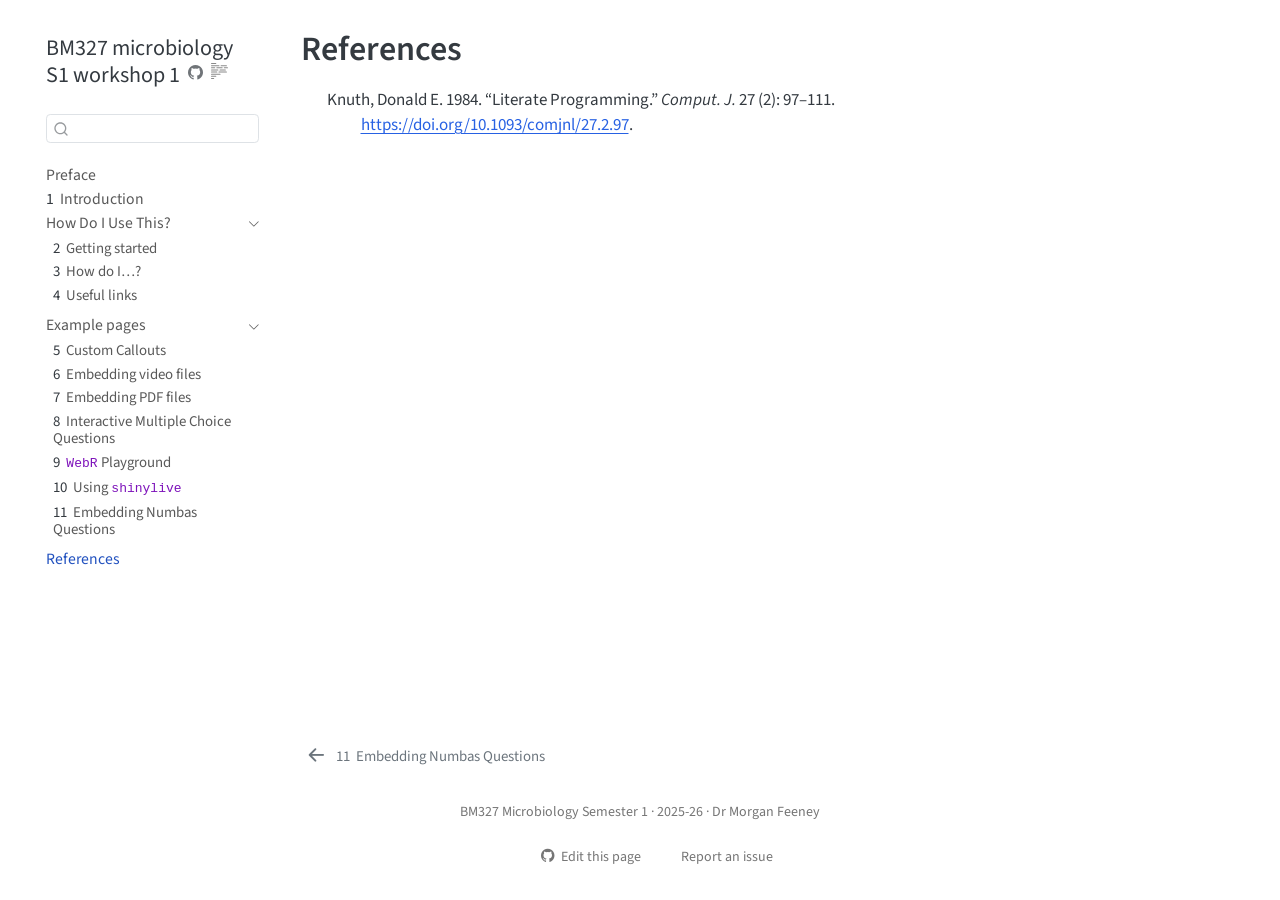
<file: references.html>
<!DOCTYPE html>
<html xmlns="http://www.w3.org/1999/xhtml" lang="en" xml:lang="en"><head>

<meta charset="utf-8">
<meta name="generator" content="quarto-1.7.32">

<meta name="viewport" content="width=device-width, initial-scale=1.0, user-scalable=yes">

<meta name="author" content="Leighton Pritchard">

<title>References – BM327 microbiology S1 workshop 1</title>
<style>
code{white-space: pre-wrap;}
span.smallcaps{font-variant: small-caps;}
div.columns{display: flex; gap: min(4vw, 1.5em);}
div.column{flex: auto; overflow-x: auto;}
div.hanging-indent{margin-left: 1.5em; text-indent: -1.5em;}
ul.task-list{list-style: none;}
ul.task-list li input[type="checkbox"] {
  width: 0.8em;
  margin: 0 0.8em 0.2em -1em; /* quarto-specific, see https://github.com/quarto-dev/quarto-cli/issues/4556 */ 
  vertical-align: middle;
}
/* CSS for citations */
div.csl-bib-body { }
div.csl-entry {
  clear: both;
}
.hanging-indent div.csl-entry {
  margin-left:2em;
  text-indent:-2em;
}
div.csl-left-margin {
  min-width:2em;
  float:left;
}
div.csl-right-inline {
  margin-left:2em;
  padding-left:1em;
}
div.csl-indent {
  margin-left: 2em;
}</style>


<script src="site_libs/quarto-nav/quarto-nav.js"></script>
<script src="site_libs/quarto-nav/headroom.min.js"></script>
<script src="site_libs/clipboard/clipboard.min.js"></script>
<script src="site_libs/quarto-search/autocomplete.umd.js"></script>
<script src="site_libs/quarto-search/fuse.min.js"></script>
<script src="site_libs/quarto-search/quarto-search.js"></script>
<meta name="quarto:offset" content="./">
<link href="./numbas.html" rel="prev">
<link href="./icon_32.png" rel="icon" type="image/png">
<script src="site_libs/quarto-html/quarto.js" type="module"></script>
<script src="site_libs/quarto-html/tabsets/tabsets.js" type="module"></script>
<script src="site_libs/quarto-html/popper.min.js"></script>
<script src="site_libs/quarto-html/tippy.umd.min.js"></script>
<script src="site_libs/quarto-html/anchor.min.js"></script>
<link href="site_libs/quarto-html/tippy.css" rel="stylesheet">
<link href="site_libs/quarto-html/quarto-syntax-highlighting-37eea08aefeeee20ff55810ff984fec1.css" rel="stylesheet" id="quarto-text-highlighting-styles">
<script src="site_libs/bootstrap/bootstrap.min.js"></script>
<link href="site_libs/bootstrap/bootstrap-icons.css" rel="stylesheet">
<link href="site_libs/bootstrap/bootstrap-5fd9db47a040b21ac2cac9a0b3b722ba.min.css" rel="stylesheet" append-hash="true" id="quarto-bootstrap" data-mode="light">
<link href="site_libs/quarto-contrib/alpine-3.12/buttons.css" rel="stylesheet">
<script id="quarto-search-options" type="application/json">{
  "location": "sidebar",
  "copy-button": false,
  "collapse-after": 3,
  "panel-placement": "start",
  "type": "textbox",
  "limit": 50,
  "keyboard-shortcut": [
    "f",
    "/",
    "s"
  ],
  "show-item-context": false,
  "language": {
    "search-no-results-text": "No results",
    "search-matching-documents-text": "matching documents",
    "search-copy-link-title": "Copy link to search",
    "search-hide-matches-text": "Hide additional matches",
    "search-more-match-text": "more match in this document",
    "search-more-matches-text": "more matches in this document",
    "search-clear-button-title": "Clear",
    "search-text-placeholder": "",
    "search-detached-cancel-button-title": "Cancel",
    "search-submit-button-title": "Submit",
    "search-label": "Search"
  }
}</script>
<style>
div.callout-callout-todo.callout {
  border-left-color: pink;
}
div.callout-callout-todo.callout-style-default > .callout-header {
  background-color: rgb(from pink r g b / 13%);
}
div.callout-callout-todo .callout-toggle::before {  background-image: url('data:image/svg+xml,<svg xmlns="http://www.w3.org/2000/svg" width="16" height="16" fill="rgb(33, 37, 41)" class="bi bi-chevron-down" viewBox="0 0 16 16"><path fill-rule="evenodd" d="M1.646 4.646a.5.5 0 0 1 .708 0L8 10.293l5.646-5.647a.5.5 0 0 1 .708.708l-6 6a.5.5 0 0 1-.708 0l-6-6a.5.5 0 0 1 0-.708z"/></svg>');}
div.callout-callout-todo.callout-style-default .callout-icon::before, div.callout-callout-todo.callout-titled .callout-icon::before {
  content: '📝';
  background-image: none;
}
div.callout-callout-data.callout {
  border-left-color: #32CD32;
}
div.callout-callout-data.callout-style-default > .callout-header {
  background-color: rgba(50, 205, 50, 0.13);
}
div.callout-callout-data .callout-toggle::before {  background-image: url('data:image/svg+xml,<svg xmlns="http://www.w3.org/2000/svg" width="16" height="16" fill="rgb(33, 37, 41)" class="bi bi-chevron-down" viewBox="0 0 16 16"><path fill-rule="evenodd" d="M1.646 4.646a.5.5 0 0 1 .708 0L8 10.293l5.646-5.647a.5.5 0 0 1 .708.708l-6 6a.5.5 0 0 1-.708 0l-6-6a.5.5 0 0 1 0-.708z"/></svg>');}
div.callout-callout-data.callout-style-default .callout-icon::before, div.callout-callout-data.callout-titled .callout-icon::before {
  content: '📊';
  background-image: none;
}
div.callout-callout-microbe.callout {
  border-left-color: #1E90FF;
}
div.callout-callout-microbe.callout-style-default > .callout-header {
  background-color: rgba(30, 144, 255, 0.13);
}
div.callout-callout-microbe .callout-toggle::before {  background-image: url('data:image/svg+xml,<svg xmlns="http://www.w3.org/2000/svg" width="16" height="16" fill="rgb(33, 37, 41)" class="bi bi-chevron-down" viewBox="0 0 16 16"><path fill-rule="evenodd" d="M1.646 4.646a.5.5 0 0 1 .708 0L8 10.293l5.646-5.647a.5.5 0 0 1 .708.708l-6 6a.5.5 0 0 1-.708 0l-6-6a.5.5 0 0 1 0-.708z"/></svg>');}
div.callout-callout-microbe.callout-style-default .callout-icon::before, div.callout-callout-microbe.callout-titled .callout-icon::before {
  content: '🧫';
  background-image: none;
}
div.callout-callout-questions.callout {
  border-left-color: yellow;
}
div.callout-callout-questions.callout-style-default > .callout-header {
  background-color: rgb(from yellow r g b / 13%);
}
div.callout-callout-questions .callout-toggle::before {  background-image: url('data:image/svg+xml,<svg xmlns="http://www.w3.org/2000/svg" width="16" height="16" fill="rgb(33, 37, 41)" class="bi bi-chevron-down" viewBox="0 0 16 16"><path fill-rule="evenodd" d="M1.646 4.646a.5.5 0 0 1 .708 0L8 10.293l5.646-5.647a.5.5 0 0 1 .708.708l-6 6a.5.5 0 0 1-.708 0l-6-6a.5.5 0 0 1 0-.708z"/></svg>');}
div.callout-callout-questions.callout-style-default .callout-icon::before, div.callout-callout-questions.callout-titled .callout-icon::before {
  content: '🙋️';
  background-image: none;
}
div.callout-callout-discussion.callout {
  border-left-color: #BA55D3;
}
div.callout-callout-discussion.callout-style-default > .callout-header {
  background-color: rgba(186, 85, 211, 0.13);
}
div.callout-callout-discussion .callout-toggle::before {  background-image: url('data:image/svg+xml,<svg xmlns="http://www.w3.org/2000/svg" width="16" height="16" fill="rgb(33, 37, 41)" class="bi bi-chevron-down" viewBox="0 0 16 16"><path fill-rule="evenodd" d="M1.646 4.646a.5.5 0 0 1 .708 0L8 10.293l5.646-5.647a.5.5 0 0 1 .708.708l-6 6a.5.5 0 0 1-.708 0l-6-6a.5.5 0 0 1 0-.708z"/></svg>');}
div.callout-callout-discussion.callout-style-default .callout-icon::before, div.callout-callout-discussion.callout-titled .callout-icon::before {
  content: '✨';
  background-image: none;
}
div.callout-callout-case-study.callout {
  border-left-color: #FFA500;
}
div.callout-callout-case-study.callout-style-default > .callout-header {
  background-color: rgba(255, 165, 0, 0.13);
}
div.callout-callout-case-study .callout-toggle::before {  background-image: url('data:image/svg+xml,<svg xmlns="http://www.w3.org/2000/svg" width="16" height="16" fill="rgb(33, 37, 41)" class="bi bi-chevron-down" viewBox="0 0 16 16"><path fill-rule="evenodd" d="M1.646 4.646a.5.5 0 0 1 .708 0L8 10.293l5.646-5.647a.5.5 0 0 1 .708.708l-6 6a.5.5 0 0 1-.708 0l-6-6a.5.5 0 0 1 0-.708z"/></svg>');}
div.callout-callout-case-study.callout-style-default .callout-icon::before, div.callout-callout-case-study.callout-titled .callout-icon::before {
  content: '🔍';
  background-image: none;
}
div.callout-callout-thumbs-up.callout {
  border-left-color: #008000;
}
div.callout-callout-thumbs-up.callout-style-default > .callout-header {
  background-color: rgba(0, 128, 0, 0.13);
}
div.callout-callout-thumbs-up .callout-toggle::before {  background-image: url('data:image/svg+xml,<svg xmlns="http://www.w3.org/2000/svg" width="16" height="16" fill="rgb(33, 37, 41)" class="bi bi-chevron-down" viewBox="0 0 16 16"><path fill-rule="evenodd" d="M1.646 4.646a.5.5 0 0 1 .708 0L8 10.293l5.646-5.647a.5.5 0 0 1 .708.708l-6 6a.5.5 0 0 1-.708 0l-6-6a.5.5 0 0 1 0-.708z"/></svg>');}
div.callout-callout-thumbs-up.callout-style-default .callout-icon::before, div.callout-callout-thumbs-up.callout-titled .callout-icon::before {
  content: '👍';
  background-image: none;
}
div.callout-callout-challenge.callout {
  border-left-color: aquamarine;
}
div.callout-callout-challenge.callout-style-default > .callout-header {
  background-color: rgb(from aquamarine r g b / 13%);
}
div.callout-callout-challenge .callout-toggle::before {  background-image: url('data:image/svg+xml,<svg xmlns="http://www.w3.org/2000/svg" width="16" height="16" fill="rgb(33, 37, 41)" class="bi bi-chevron-down" viewBox="0 0 16 16"><path fill-rule="evenodd" d="M1.646 4.646a.5.5 0 0 1 .708 0L8 10.293l5.646-5.647a.5.5 0 0 1 .708.708l-6 6a.5.5 0 0 1-.708 0l-6-6a.5.5 0 0 1 0-.708z"/></svg>');}
div.callout-callout-challenge.callout-style-default .callout-icon::before, div.callout-callout-challenge.callout-titled .callout-icon::before {
  content: '🧑‍🏫';
  background-image: none;
}
div.callout-callout-question.callout {
  border-left-color: yellow;
}
div.callout-callout-question.callout-style-default > .callout-header {
  background-color: rgb(from yellow r g b / 13%);
}
div.callout-callout-question .callout-toggle::before {  background-image: url('data:image/svg+xml,<svg xmlns="http://www.w3.org/2000/svg" width="16" height="16" fill="rgb(33, 37, 41)" class="bi bi-chevron-down" viewBox="0 0 16 16"><path fill-rule="evenodd" d="M1.646 4.646a.5.5 0 0 1 .708 0L8 10.293l5.646-5.647a.5.5 0 0 1 .708.708l-6 6a.5.5 0 0 1-.708 0l-6-6a.5.5 0 0 1 0-.708z"/></svg>');}
div.callout-callout-question.callout-style-default .callout-icon::before, div.callout-callout-question.callout-titled .callout-icon::before {
  content: '🙋';
  background-image: none;
}
</style>


</head>

<body class="nav-sidebar floating quarto-light">

<div id="quarto-search-results"></div>
  <header id="quarto-header" class="headroom fixed-top">
  <nav class="quarto-secondary-nav">
    <div class="container-fluid d-flex">
      <button type="button" class="quarto-btn-toggle btn" data-bs-toggle="collapse" role="button" data-bs-target=".quarto-sidebar-collapse-item" aria-controls="quarto-sidebar" aria-expanded="false" aria-label="Toggle sidebar navigation" onclick="if (window.quartoToggleHeadroom) { window.quartoToggleHeadroom(); }">
        <i class="bi bi-layout-text-sidebar-reverse"></i>
      </button>
        <nav class="quarto-page-breadcrumbs" aria-label="breadcrumb"><ol class="breadcrumb"><li class="breadcrumb-item"><a href="./references.html">References</a></li></ol></nav>
        <a class="flex-grow-1" role="navigation" data-bs-toggle="collapse" data-bs-target=".quarto-sidebar-collapse-item" aria-controls="quarto-sidebar" aria-expanded="false" aria-label="Toggle sidebar navigation" onclick="if (window.quartoToggleHeadroom) { window.quartoToggleHeadroom(); }">      
        </a>
      <button type="button" class="btn quarto-search-button" aria-label="Search" onclick="window.quartoOpenSearch();">
        <i class="bi bi-search"></i>
      </button>
    </div>
  </nav>
</header>
<!-- content -->
<div id="quarto-content" class="quarto-container page-columns page-rows-contents page-layout-article">
<!-- sidebar -->
  <nav id="quarto-sidebar" class="sidebar collapse collapse-horizontal quarto-sidebar-collapse-item sidebar-navigation floating overflow-auto">
    <div class="pt-lg-2 mt-2 text-left sidebar-header">
    <div class="sidebar-title mb-0 py-0">
      <a href="./">BM327 microbiology S1 workshop 1</a> 
        <div class="sidebar-tools-main">
    <a href="https://github.com/mafeeney/BM327microS1-w1" title="Source Code" class="quarto-navigation-tool px-1" aria-label="Source Code"><i class="bi bi-github"></i></a>
  <a href="" class="quarto-reader-toggle quarto-navigation-tool px-1" onclick="window.quartoToggleReader(); return false;" title="Toggle reader mode">
  <div class="quarto-reader-toggle-btn">
  <i class="bi"></i>
  </div>
</a>
</div>
    </div>
      </div>
        <div class="mt-2 flex-shrink-0 align-items-center">
        <div class="sidebar-search">
        <div id="quarto-search" class="" title="Search"></div>
        </div>
        </div>
    <div class="sidebar-menu-container"> 
    <ul class="list-unstyled mt-1">
        <li class="sidebar-item">
  <div class="sidebar-item-container"> 
  <a href="./index.html" class="sidebar-item-text sidebar-link">
 <span class="menu-text">Preface</span></a>
  </div>
</li>
        <li class="sidebar-item">
  <div class="sidebar-item-container"> 
  <a href="./intro.html" class="sidebar-item-text sidebar-link">
 <span class="menu-text"><span class="chapter-number">1</span>&nbsp; <span class="chapter-title">Introduction</span></span></a>
  </div>
</li>
        <li class="sidebar-item sidebar-item-section">
      <div class="sidebar-item-container"> 
            <a href="./early-section.html" class="sidebar-item-text sidebar-link">
 <span class="menu-text">How Do I Use This?</span></a>
          <a class="sidebar-item-toggle text-start" data-bs-toggle="collapse" data-bs-target="#quarto-sidebar-section-1" role="navigation" aria-expanded="true" aria-label="Toggle section">
            <i class="bi bi-chevron-right ms-2"></i>
          </a> 
      </div>
      <ul id="quarto-sidebar-section-1" class="collapse list-unstyled sidebar-section depth1 show">  
          <li class="sidebar-item">
  <div class="sidebar-item-container"> 
  <a href="./tutorial.html" class="sidebar-item-text sidebar-link">
 <span class="menu-text"><span class="chapter-number">2</span>&nbsp; <span class="chapter-title">Getting started</span></span></a>
  </div>
</li>
          <li class="sidebar-item">
  <div class="sidebar-item-container"> 
  <a href="./howto.html" class="sidebar-item-text sidebar-link">
 <span class="menu-text"><span class="chapter-number">3</span>&nbsp; <span class="chapter-title">How do I…?</span></span></a>
  </div>
</li>
          <li class="sidebar-item">
  <div class="sidebar-item-container"> 
  <a href="./links.html" class="sidebar-item-text sidebar-link">
 <span class="menu-text"><span class="chapter-number">4</span>&nbsp; <span class="chapter-title">Useful links</span></span></a>
  </div>
</li>
      </ul>
  </li>
        <li class="sidebar-item sidebar-item-section">
      <div class="sidebar-item-container"> 
            <a href="./example_pages.html" class="sidebar-item-text sidebar-link">
 <span class="menu-text">Example pages</span></a>
          <a class="sidebar-item-toggle text-start" data-bs-toggle="collapse" data-bs-target="#quarto-sidebar-section-2" role="navigation" aria-expanded="true" aria-label="Toggle section">
            <i class="bi bi-chevron-right ms-2"></i>
          </a> 
      </div>
      <ul id="quarto-sidebar-section-2" class="collapse list-unstyled sidebar-section depth1 show">  
          <li class="sidebar-item">
  <div class="sidebar-item-container"> 
  <a href="./callouts.html" class="sidebar-item-text sidebar-link">
 <span class="menu-text"><span class="chapter-number">5</span>&nbsp; <span class="chapter-title">Custom Callouts</span></span></a>
  </div>
</li>
          <li class="sidebar-item">
  <div class="sidebar-item-container"> 
  <a href="./movies.html" class="sidebar-item-text sidebar-link">
 <span class="menu-text"><span class="chapter-number">6</span>&nbsp; <span class="chapter-title">Embedding video files</span></span></a>
  </div>
</li>
          <li class="sidebar-item">
  <div class="sidebar-item-container"> 
  <a href="./embedpdf.html" class="sidebar-item-text sidebar-link">
 <span class="menu-text"><span class="chapter-number">7</span>&nbsp; <span class="chapter-title">Embedding PDF files</span></span></a>
  </div>
</li>
          <li class="sidebar-item">
  <div class="sidebar-item-container"> 
  <a href="./quiz.html" class="sidebar-item-text sidebar-link">
 <span class="menu-text"><span class="chapter-number">8</span>&nbsp; <span class="chapter-title">Interactive Multiple Choice Questions</span></span></a>
  </div>
</li>
          <li class="sidebar-item">
  <div class="sidebar-item-container"> 
  <a href="./webr-example.html" class="sidebar-item-text sidebar-link">
 <span class="menu-text"><span class="chapter-number">9</span>&nbsp; <span class="chapter-title"><code>WebR</code> Playground</span></span></a>
  </div>
</li>
          <li class="sidebar-item">
  <div class="sidebar-item-container"> 
  <a href="./shinylive.html" class="sidebar-item-text sidebar-link">
 <span class="menu-text"><span class="chapter-number">10</span>&nbsp; <span class="chapter-title">Using <code>shinylive</code></span></span></a>
  </div>
</li>
          <li class="sidebar-item">
  <div class="sidebar-item-container"> 
  <a href="./numbas.html" class="sidebar-item-text sidebar-link">
 <span class="menu-text"><span class="chapter-number">11</span>&nbsp; <span class="chapter-title">Embedding Numbas Questions</span></span></a>
  </div>
</li>
      </ul>
  </li>
        <li class="sidebar-item">
  <div class="sidebar-item-container"> 
  <a href="./references.html" class="sidebar-item-text sidebar-link active">
 <span class="menu-text">References</span></a>
  </div>
</li>
    </ul>
    </div>
</nav>
<div id="quarto-sidebar-glass" class="quarto-sidebar-collapse-item" data-bs-toggle="collapse" data-bs-target=".quarto-sidebar-collapse-item"></div>
<!-- margin-sidebar -->
    <div id="quarto-margin-sidebar" class="sidebar margin-sidebar zindex-bottom">
        
    </div>
<!-- main -->
<main class="content" id="quarto-document-content">

<header id="title-block-header" class="quarto-title-block default">
<div class="quarto-title">
<h1 class="title">References</h1>
</div>



<div class="quarto-title-meta">

    
  
    
  </div>
  


</header>


<div id="refs" class="references csl-bib-body hanging-indent" data-entry-spacing="0" role="list">
<div id="ref-knuth84" class="csl-entry" role="listitem">
Knuth, Donald E. 1984. <span>“Literate Programming.”</span> <em>Comput.
J.</em> 27 (2): 97–111. <a href="https://doi.org/10.1093/comjnl/27.2.97">https://doi.org/10.1093/comjnl/27.2.97</a>.
</div>
</div>



</main> <!-- /main -->
<script id="quarto-html-after-body" type="application/javascript">
  window.document.addEventListener("DOMContentLoaded", function (event) {
    const icon = "";
    const anchorJS = new window.AnchorJS();
    anchorJS.options = {
      placement: 'right',
      icon: icon
    };
    anchorJS.add('.anchored');
    const isCodeAnnotation = (el) => {
      for (const clz of el.classList) {
        if (clz.startsWith('code-annotation-')) {                     
          return true;
        }
      }
      return false;
    }
    const onCopySuccess = function(e) {
      // button target
      const button = e.trigger;
      // don't keep focus
      button.blur();
      // flash "checked"
      button.classList.add('code-copy-button-checked');
      var currentTitle = button.getAttribute("title");
      button.setAttribute("title", "Copied!");
      let tooltip;
      if (window.bootstrap) {
        button.setAttribute("data-bs-toggle", "tooltip");
        button.setAttribute("data-bs-placement", "left");
        button.setAttribute("data-bs-title", "Copied!");
        tooltip = new bootstrap.Tooltip(button, 
          { trigger: "manual", 
            customClass: "code-copy-button-tooltip",
            offset: [0, -8]});
        tooltip.show();    
      }
      setTimeout(function() {
        if (tooltip) {
          tooltip.hide();
          button.removeAttribute("data-bs-title");
          button.removeAttribute("data-bs-toggle");
          button.removeAttribute("data-bs-placement");
        }
        button.setAttribute("title", currentTitle);
        button.classList.remove('code-copy-button-checked');
      }, 1000);
      // clear code selection
      e.clearSelection();
    }
    const getTextToCopy = function(trigger) {
        const codeEl = trigger.previousElementSibling.cloneNode(true);
        for (const childEl of codeEl.children) {
          if (isCodeAnnotation(childEl)) {
            childEl.remove();
          }
        }
        return codeEl.innerText;
    }
    const clipboard = new window.ClipboardJS('.code-copy-button:not([data-in-quarto-modal])', {
      text: getTextToCopy
    });
    clipboard.on('success', onCopySuccess);
    if (window.document.getElementById('quarto-embedded-source-code-modal')) {
      const clipboardModal = new window.ClipboardJS('.code-copy-button[data-in-quarto-modal]', {
        text: getTextToCopy,
        container: window.document.getElementById('quarto-embedded-source-code-modal')
      });
      clipboardModal.on('success', onCopySuccess);
    }
      var localhostRegex = new RegExp(/^(?:http|https):\/\/localhost\:?[0-9]*\//);
      var mailtoRegex = new RegExp(/^mailto:/);
        var filterRegex = new RegExp('/' + window.location.host + '/');
      var isInternal = (href) => {
          return filterRegex.test(href) || localhostRegex.test(href) || mailtoRegex.test(href);
      }
      // Inspect non-navigation links and adorn them if external
     var links = window.document.querySelectorAll('a[href]:not(.nav-link):not(.navbar-brand):not(.toc-action):not(.sidebar-link):not(.sidebar-item-toggle):not(.pagination-link):not(.no-external):not([aria-hidden]):not(.dropdown-item):not(.quarto-navigation-tool):not(.about-link)');
      for (var i=0; i<links.length; i++) {
        const link = links[i];
        if (!isInternal(link.href)) {
          // undo the damage that might have been done by quarto-nav.js in the case of
          // links that we want to consider external
          if (link.dataset.originalHref !== undefined) {
            link.href = link.dataset.originalHref;
          }
        }
      }
    function tippyHover(el, contentFn, onTriggerFn, onUntriggerFn) {
      const config = {
        allowHTML: true,
        maxWidth: 500,
        delay: 100,
        arrow: false,
        appendTo: function(el) {
            return el.parentElement;
        },
        interactive: true,
        interactiveBorder: 10,
        theme: 'quarto',
        placement: 'bottom-start',
      };
      if (contentFn) {
        config.content = contentFn;
      }
      if (onTriggerFn) {
        config.onTrigger = onTriggerFn;
      }
      if (onUntriggerFn) {
        config.onUntrigger = onUntriggerFn;
      }
      window.tippy(el, config); 
    }
    const noterefs = window.document.querySelectorAll('a[role="doc-noteref"]');
    for (var i=0; i<noterefs.length; i++) {
      const ref = noterefs[i];
      tippyHover(ref, function() {
        // use id or data attribute instead here
        let href = ref.getAttribute('data-footnote-href') || ref.getAttribute('href');
        try { href = new URL(href).hash; } catch {}
        const id = href.replace(/^#\/?/, "");
        const note = window.document.getElementById(id);
        if (note) {
          return note.innerHTML;
        } else {
          return "";
        }
      });
    }
    const xrefs = window.document.querySelectorAll('a.quarto-xref');
    const processXRef = (id, note) => {
      // Strip column container classes
      const stripColumnClz = (el) => {
        el.classList.remove("page-full", "page-columns");
        if (el.children) {
          for (const child of el.children) {
            stripColumnClz(child);
          }
        }
      }
      stripColumnClz(note)
      if (id === null || id.startsWith('sec-')) {
        // Special case sections, only their first couple elements
        const container = document.createElement("div");
        if (note.children && note.children.length > 2) {
          container.appendChild(note.children[0].cloneNode(true));
          for (let i = 1; i < note.children.length; i++) {
            const child = note.children[i];
            if (child.tagName === "P" && child.innerText === "") {
              continue;
            } else {
              container.appendChild(child.cloneNode(true));
              break;
            }
          }
          if (window.Quarto?.typesetMath) {
            window.Quarto.typesetMath(container);
          }
          return container.innerHTML
        } else {
          if (window.Quarto?.typesetMath) {
            window.Quarto.typesetMath(note);
          }
          return note.innerHTML;
        }
      } else {
        // Remove any anchor links if they are present
        const anchorLink = note.querySelector('a.anchorjs-link');
        if (anchorLink) {
          anchorLink.remove();
        }
        if (window.Quarto?.typesetMath) {
          window.Quarto.typesetMath(note);
        }
        if (note.classList.contains("callout")) {
          return note.outerHTML;
        } else {
          return note.innerHTML;
        }
      }
    }
    for (var i=0; i<xrefs.length; i++) {
      const xref = xrefs[i];
      tippyHover(xref, undefined, function(instance) {
        instance.disable();
        let url = xref.getAttribute('href');
        let hash = undefined; 
        if (url.startsWith('#')) {
          hash = url;
        } else {
          try { hash = new URL(url).hash; } catch {}
        }
        if (hash) {
          const id = hash.replace(/^#\/?/, "");
          const note = window.document.getElementById(id);
          if (note !== null) {
            try {
              const html = processXRef(id, note.cloneNode(true));
              instance.setContent(html);
            } finally {
              instance.enable();
              instance.show();
            }
          } else {
            // See if we can fetch this
            fetch(url.split('#')[0])
            .then(res => res.text())
            .then(html => {
              const parser = new DOMParser();
              const htmlDoc = parser.parseFromString(html, "text/html");
              const note = htmlDoc.getElementById(id);
              if (note !== null) {
                const html = processXRef(id, note);
                instance.setContent(html);
              } 
            }).finally(() => {
              instance.enable();
              instance.show();
            });
          }
        } else {
          // See if we can fetch a full url (with no hash to target)
          // This is a special case and we should probably do some content thinning / targeting
          fetch(url)
          .then(res => res.text())
          .then(html => {
            const parser = new DOMParser();
            const htmlDoc = parser.parseFromString(html, "text/html");
            const note = htmlDoc.querySelector('main.content');
            if (note !== null) {
              // This should only happen for chapter cross references
              // (since there is no id in the URL)
              // remove the first header
              if (note.children.length > 0 && note.children[0].tagName === "HEADER") {
                note.children[0].remove();
              }
              const html = processXRef(null, note);
              instance.setContent(html);
            } 
          }).finally(() => {
            instance.enable();
            instance.show();
          });
        }
      }, function(instance) {
      });
    }
        let selectedAnnoteEl;
        const selectorForAnnotation = ( cell, annotation) => {
          let cellAttr = 'data-code-cell="' + cell + '"';
          let lineAttr = 'data-code-annotation="' +  annotation + '"';
          const selector = 'span[' + cellAttr + '][' + lineAttr + ']';
          return selector;
        }
        const selectCodeLines = (annoteEl) => {
          const doc = window.document;
          const targetCell = annoteEl.getAttribute("data-target-cell");
          const targetAnnotation = annoteEl.getAttribute("data-target-annotation");
          const annoteSpan = window.document.querySelector(selectorForAnnotation(targetCell, targetAnnotation));
          const lines = annoteSpan.getAttribute("data-code-lines").split(",");
          const lineIds = lines.map((line) => {
            return targetCell + "-" + line;
          })
          let top = null;
          let height = null;
          let parent = null;
          if (lineIds.length > 0) {
              //compute the position of the single el (top and bottom and make a div)
              const el = window.document.getElementById(lineIds[0]);
              top = el.offsetTop;
              height = el.offsetHeight;
              parent = el.parentElement.parentElement;
            if (lineIds.length > 1) {
              const lastEl = window.document.getElementById(lineIds[lineIds.length - 1]);
              const bottom = lastEl.offsetTop + lastEl.offsetHeight;
              height = bottom - top;
            }
            if (top !== null && height !== null && parent !== null) {
              // cook up a div (if necessary) and position it 
              let div = window.document.getElementById("code-annotation-line-highlight");
              if (div === null) {
                div = window.document.createElement("div");
                div.setAttribute("id", "code-annotation-line-highlight");
                div.style.position = 'absolute';
                parent.appendChild(div);
              }
              div.style.top = top - 2 + "px";
              div.style.height = height + 4 + "px";
              div.style.left = 0;
              let gutterDiv = window.document.getElementById("code-annotation-line-highlight-gutter");
              if (gutterDiv === null) {
                gutterDiv = window.document.createElement("div");
                gutterDiv.setAttribute("id", "code-annotation-line-highlight-gutter");
                gutterDiv.style.position = 'absolute';
                const codeCell = window.document.getElementById(targetCell);
                const gutter = codeCell.querySelector('.code-annotation-gutter');
                gutter.appendChild(gutterDiv);
              }
              gutterDiv.style.top = top - 2 + "px";
              gutterDiv.style.height = height + 4 + "px";
            }
            selectedAnnoteEl = annoteEl;
          }
        };
        const unselectCodeLines = () => {
          const elementsIds = ["code-annotation-line-highlight", "code-annotation-line-highlight-gutter"];
          elementsIds.forEach((elId) => {
            const div = window.document.getElementById(elId);
            if (div) {
              div.remove();
            }
          });
          selectedAnnoteEl = undefined;
        };
          // Handle positioning of the toggle
      window.addEventListener(
        "resize",
        throttle(() => {
          elRect = undefined;
          if (selectedAnnoteEl) {
            selectCodeLines(selectedAnnoteEl);
          }
        }, 10)
      );
      function throttle(fn, ms) {
      let throttle = false;
      let timer;
        return (...args) => {
          if(!throttle) { // first call gets through
              fn.apply(this, args);
              throttle = true;
          } else { // all the others get throttled
              if(timer) clearTimeout(timer); // cancel #2
              timer = setTimeout(() => {
                fn.apply(this, args);
                timer = throttle = false;
              }, ms);
          }
        };
      }
        // Attach click handler to the DT
        const annoteDls = window.document.querySelectorAll('dt[data-target-cell]');
        for (const annoteDlNode of annoteDls) {
          annoteDlNode.addEventListener('click', (event) => {
            const clickedEl = event.target;
            if (clickedEl !== selectedAnnoteEl) {
              unselectCodeLines();
              const activeEl = window.document.querySelector('dt[data-target-cell].code-annotation-active');
              if (activeEl) {
                activeEl.classList.remove('code-annotation-active');
              }
              selectCodeLines(clickedEl);
              clickedEl.classList.add('code-annotation-active');
            } else {
              // Unselect the line
              unselectCodeLines();
              clickedEl.classList.remove('code-annotation-active');
            }
          });
        }
    const findCites = (el) => {
      const parentEl = el.parentElement;
      if (parentEl) {
        const cites = parentEl.dataset.cites;
        if (cites) {
          return {
            el,
            cites: cites.split(' ')
          };
        } else {
          return findCites(el.parentElement)
        }
      } else {
        return undefined;
      }
    };
    var bibliorefs = window.document.querySelectorAll('a[role="doc-biblioref"]');
    for (var i=0; i<bibliorefs.length; i++) {
      const ref = bibliorefs[i];
      const citeInfo = findCites(ref);
      if (citeInfo) {
        tippyHover(citeInfo.el, function() {
          var popup = window.document.createElement('div');
          citeInfo.cites.forEach(function(cite) {
            var citeDiv = window.document.createElement('div');
            citeDiv.classList.add('hanging-indent');
            citeDiv.classList.add('csl-entry');
            var biblioDiv = window.document.getElementById('ref-' + cite);
            if (biblioDiv) {
              citeDiv.innerHTML = biblioDiv.innerHTML;
            }
            popup.appendChild(citeDiv);
          });
          return popup.innerHTML;
        });
      }
    }
  });
  </script>
<nav class="page-navigation">
  <div class="nav-page nav-page-previous">
      <a href="./numbas.html" class="pagination-link" aria-label="Embedding Numbas Questions">
        <i class="bi bi-arrow-left-short"></i> <span class="nav-page-text"><span class="chapter-number">11</span>&nbsp; <span class="chapter-title">Embedding Numbas Questions</span></span>
      </a>          
  </div>
  <div class="nav-page nav-page-next">
  </div>
</nav>
</div> <!-- /content -->
<footer class="footer">
  <div class="nav-footer">
    <div class="nav-footer-left">
      &nbsp;
    </div>   
    <div class="nav-footer-center">
<p>BM327 Microbiology Semester 1 · 2025-26 · Dr Morgan Feeney</p>
<div class="toc-actions"><ul><li><a href="https://github.com/mafeeney/BM327microS1-w1/edit/main/references.qmd" class="toc-action"><i class="bi bi-github"></i>Edit this page</a></li><li><a href="https://github.com/mafeeney/BM327microS1-w1/issues/new" class="toc-action"><i class="bi empty"></i>Report an issue</a></li></ul></div></div>
    <div class="nav-footer-right">
      &nbsp;
    </div>
  </div>
</footer>




<script src="site_libs/quarto-contrib/alpine-3.12/alpine@3.12.min.js"></script>
</body></html>
</file>
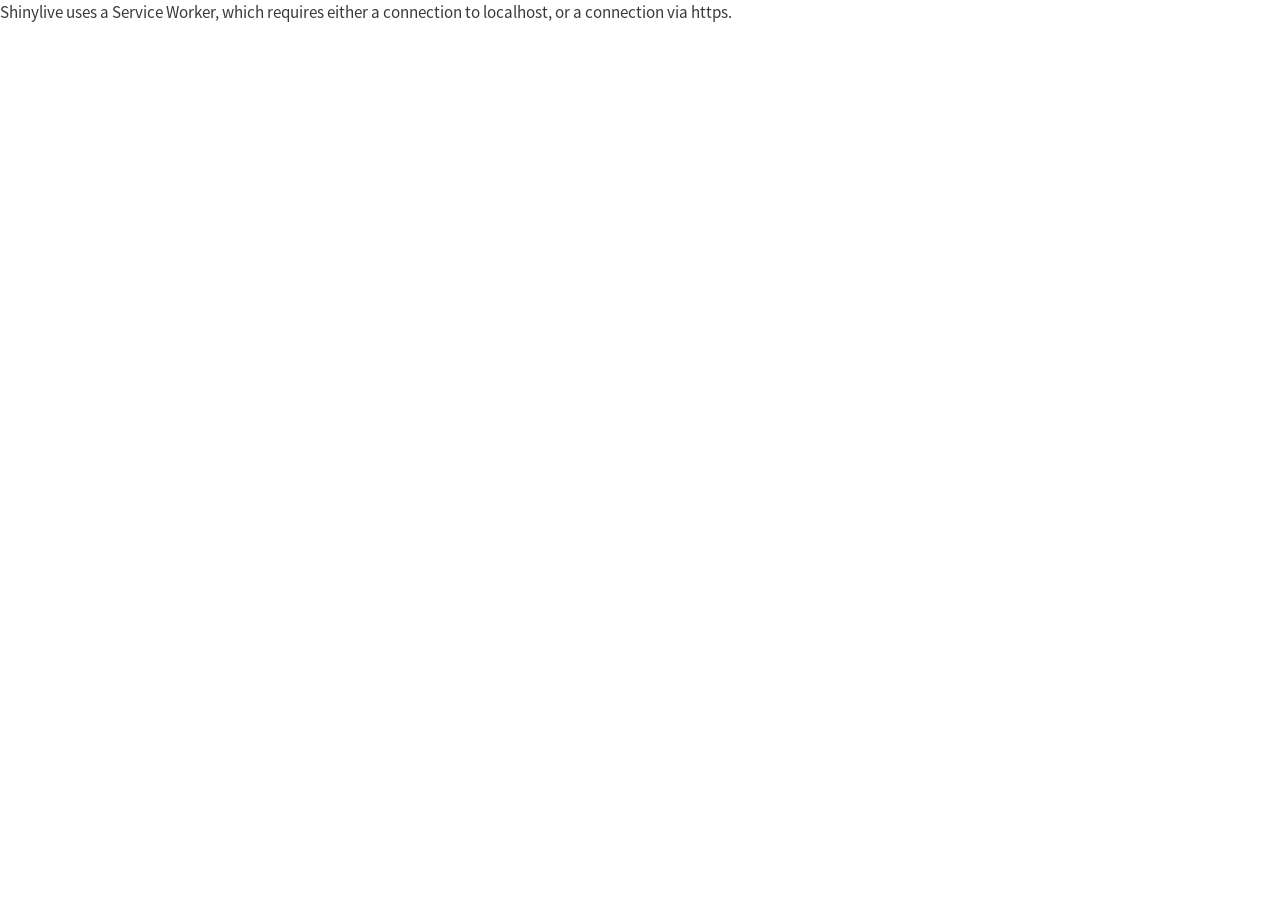
<file: shinylive.html>
<!DOCTYPE html>
<html xmlns="http://www.w3.org/1999/xhtml" lang="en" xml:lang="en"><head>

<meta charset="utf-8">
<meta name="generator" content="quarto-1.7.32">

<meta name="viewport" content="width=device-width, initial-scale=1.0, user-scalable=yes">

<meta name="author" content="Leighton Pritchard">

<title>10&nbsp; Using shinylive – BM327 microbiology S1 workshop 1</title>
<style>
code{white-space: pre-wrap;}
span.smallcaps{font-variant: small-caps;}
div.columns{display: flex; gap: min(4vw, 1.5em);}
div.column{flex: auto; overflow-x: auto;}
div.hanging-indent{margin-left: 1.5em; text-indent: -1.5em;}
ul.task-list{list-style: none;}
ul.task-list li input[type="checkbox"] {
  width: 0.8em;
  margin: 0 0.8em 0.2em -1em; /* quarto-specific, see https://github.com/quarto-dev/quarto-cli/issues/4556 */ 
  vertical-align: middle;
}
/* CSS for syntax highlighting */
html { -webkit-text-size-adjust: 100%; }
pre > code.sourceCode { white-space: pre; position: relative; }
pre > code.sourceCode > span { display: inline-block; line-height: 1.25; }
pre > code.sourceCode > span:empty { height: 1.2em; }
.sourceCode { overflow: visible; }
code.sourceCode > span { color: inherit; text-decoration: inherit; }
div.sourceCode { margin: 1em 0; }
pre.sourceCode { margin: 0; }
@media screen {
div.sourceCode { overflow: auto; }
}
@media print {
pre > code.sourceCode { white-space: pre-wrap; }
pre > code.sourceCode > span { text-indent: -5em; padding-left: 5em; }
}
pre.numberSource code
  { counter-reset: source-line 0; }
pre.numberSource code > span
  { position: relative; left: -4em; counter-increment: source-line; }
pre.numberSource code > span > a:first-child::before
  { content: counter(source-line);
    position: relative; left: -1em; text-align: right; vertical-align: baseline;
    border: none; display: inline-block;
    -webkit-touch-callout: none; -webkit-user-select: none;
    -khtml-user-select: none; -moz-user-select: none;
    -ms-user-select: none; user-select: none;
    padding: 0 4px; width: 4em;
  }
pre.numberSource { margin-left: 3em;  padding-left: 4px; }
div.sourceCode
  {   }
@media screen {
pre > code.sourceCode > span > a:first-child::before { text-decoration: underline; }
}
</style>


<script src="site_libs/quarto-nav/quarto-nav.js"></script>
<script src="site_libs/quarto-nav/headroom.min.js"></script>
<script src="site_libs/clipboard/clipboard.min.js"></script>
<script src="site_libs/quarto-search/autocomplete.umd.js"></script>
<script src="site_libs/quarto-search/fuse.min.js"></script>
<script src="site_libs/quarto-search/quarto-search.js"></script>
<meta name="quarto:offset" content="./">
<link href="./numbas.html" rel="next">
<link href="./webr-example.html" rel="prev">
<link href="./icon_32.png" rel="icon" type="image/png">
<script src="site_libs/quarto-html/quarto.js" type="module"></script>
<script src="site_libs/quarto-html/tabsets/tabsets.js" type="module"></script>
<script src="site_libs/quarto-html/popper.min.js"></script>
<script src="site_libs/quarto-html/tippy.umd.min.js"></script>
<script src="site_libs/quarto-html/anchor.min.js"></script>
<link href="site_libs/quarto-html/tippy.css" rel="stylesheet">
<link href="site_libs/quarto-html/quarto-syntax-highlighting-37eea08aefeeee20ff55810ff984fec1.css" rel="stylesheet" id="quarto-text-highlighting-styles">
<script src="site_libs/bootstrap/bootstrap.min.js"></script>
<link href="site_libs/bootstrap/bootstrap-icons.css" rel="stylesheet">
<link href="site_libs/bootstrap/bootstrap-5fd9db47a040b21ac2cac9a0b3b722ba.min.css" rel="stylesheet" append-hash="true" id="quarto-bootstrap" data-mode="light">
<link href="site_libs/quarto-contrib/alpine-3.12/buttons.css" rel="stylesheet">
<meta name="shinylive:serviceworker_dir" content=".">
<script src="site_libs/quarto-contrib/shinylive-0.9.1/shinylive/load-shinylive-sw.js" type="module"></script>
<script src="site_libs/quarto-contrib/shinylive-0.9.1/shinylive/run-python-blocks.js" type="module"></script>
<link href="site_libs/quarto-contrib/shinylive-0.9.1/shinylive/shinylive.css" rel="stylesheet">
<link href="site_libs/quarto-contrib/shinylive-quarto-css/shinylive-quarto.css" rel="stylesheet">
<script id="quarto-search-options" type="application/json">{
  "location": "sidebar",
  "copy-button": false,
  "collapse-after": 3,
  "panel-placement": "start",
  "type": "textbox",
  "limit": 50,
  "keyboard-shortcut": [
    "f",
    "/",
    "s"
  ],
  "show-item-context": false,
  "language": {
    "search-no-results-text": "No results",
    "search-matching-documents-text": "matching documents",
    "search-copy-link-title": "Copy link to search",
    "search-hide-matches-text": "Hide additional matches",
    "search-more-match-text": "more match in this document",
    "search-more-matches-text": "more matches in this document",
    "search-clear-button-title": "Clear",
    "search-text-placeholder": "",
    "search-detached-cancel-button-title": "Cancel",
    "search-submit-button-title": "Submit",
    "search-label": "Search"
  }
}</script>
<style>
div.callout-callout-question.callout {
  border-left-color: yellow;
}
div.callout-callout-question.callout-style-default > .callout-header {
  background-color: rgb(from yellow r g b / 13%);
}
div.callout-callout-question .callout-toggle::before {  background-image: url('data:image/svg+xml,<svg xmlns="http://www.w3.org/2000/svg" width="16" height="16" fill="rgb(33, 37, 41)" class="bi bi-chevron-down" viewBox="0 0 16 16"><path fill-rule="evenodd" d="M1.646 4.646a.5.5 0 0 1 .708 0L8 10.293l5.646-5.647a.5.5 0 0 1 .708.708l-6 6a.5.5 0 0 1-.708 0l-6-6a.5.5 0 0 1 0-.708z"/></svg>');}
div.callout-callout-question.callout-style-default .callout-icon::before, div.callout-callout-question.callout-titled .callout-icon::before {
  content: '🙋';
  background-image: none;
}
div.callout-callout-data.callout {
  border-left-color: #32CD32;
}
div.callout-callout-data.callout-style-default > .callout-header {
  background-color: rgba(50, 205, 50, 0.13);
}
div.callout-callout-data .callout-toggle::before {  background-image: url('data:image/svg+xml,<svg xmlns="http://www.w3.org/2000/svg" width="16" height="16" fill="rgb(33, 37, 41)" class="bi bi-chevron-down" viewBox="0 0 16 16"><path fill-rule="evenodd" d="M1.646 4.646a.5.5 0 0 1 .708 0L8 10.293l5.646-5.647a.5.5 0 0 1 .708.708l-6 6a.5.5 0 0 1-.708 0l-6-6a.5.5 0 0 1 0-.708z"/></svg>');}
div.callout-callout-data.callout-style-default .callout-icon::before, div.callout-callout-data.callout-titled .callout-icon::before {
  content: '📊';
  background-image: none;
}
div.callout-callout-challenge.callout {
  border-left-color: aquamarine;
}
div.callout-callout-challenge.callout-style-default > .callout-header {
  background-color: rgb(from aquamarine r g b / 13%);
}
div.callout-callout-challenge .callout-toggle::before {  background-image: url('data:image/svg+xml,<svg xmlns="http://www.w3.org/2000/svg" width="16" height="16" fill="rgb(33, 37, 41)" class="bi bi-chevron-down" viewBox="0 0 16 16"><path fill-rule="evenodd" d="M1.646 4.646a.5.5 0 0 1 .708 0L8 10.293l5.646-5.647a.5.5 0 0 1 .708.708l-6 6a.5.5 0 0 1-.708 0l-6-6a.5.5 0 0 1 0-.708z"/></svg>');}
div.callout-callout-challenge.callout-style-default .callout-icon::before, div.callout-callout-challenge.callout-titled .callout-icon::before {
  content: '🧑‍🏫';
  background-image: none;
}
div.callout-callout-discussion.callout {
  border-left-color: #BA55D3;
}
div.callout-callout-discussion.callout-style-default > .callout-header {
  background-color: rgba(186, 85, 211, 0.13);
}
div.callout-callout-discussion .callout-toggle::before {  background-image: url('data:image/svg+xml,<svg xmlns="http://www.w3.org/2000/svg" width="16" height="16" fill="rgb(33, 37, 41)" class="bi bi-chevron-down" viewBox="0 0 16 16"><path fill-rule="evenodd" d="M1.646 4.646a.5.5 0 0 1 .708 0L8 10.293l5.646-5.647a.5.5 0 0 1 .708.708l-6 6a.5.5 0 0 1-.708 0l-6-6a.5.5 0 0 1 0-.708z"/></svg>');}
div.callout-callout-discussion.callout-style-default .callout-icon::before, div.callout-callout-discussion.callout-titled .callout-icon::before {
  content: '✨';
  background-image: none;
}
div.callout-callout-case-study.callout {
  border-left-color: #FFA500;
}
div.callout-callout-case-study.callout-style-default > .callout-header {
  background-color: rgba(255, 165, 0, 0.13);
}
div.callout-callout-case-study .callout-toggle::before {  background-image: url('data:image/svg+xml,<svg xmlns="http://www.w3.org/2000/svg" width="16" height="16" fill="rgb(33, 37, 41)" class="bi bi-chevron-down" viewBox="0 0 16 16"><path fill-rule="evenodd" d="M1.646 4.646a.5.5 0 0 1 .708 0L8 10.293l5.646-5.647a.5.5 0 0 1 .708.708l-6 6a.5.5 0 0 1-.708 0l-6-6a.5.5 0 0 1 0-.708z"/></svg>');}
div.callout-callout-case-study.callout-style-default .callout-icon::before, div.callout-callout-case-study.callout-titled .callout-icon::before {
  content: '🔍';
  background-image: none;
}
div.callout-callout-todo.callout {
  border-left-color: pink;
}
div.callout-callout-todo.callout-style-default > .callout-header {
  background-color: rgb(from pink r g b / 13%);
}
div.callout-callout-todo .callout-toggle::before {  background-image: url('data:image/svg+xml,<svg xmlns="http://www.w3.org/2000/svg" width="16" height="16" fill="rgb(33, 37, 41)" class="bi bi-chevron-down" viewBox="0 0 16 16"><path fill-rule="evenodd" d="M1.646 4.646a.5.5 0 0 1 .708 0L8 10.293l5.646-5.647a.5.5 0 0 1 .708.708l-6 6a.5.5 0 0 1-.708 0l-6-6a.5.5 0 0 1 0-.708z"/></svg>');}
div.callout-callout-todo.callout-style-default .callout-icon::before, div.callout-callout-todo.callout-titled .callout-icon::before {
  content: '📝';
  background-image: none;
}
div.callout-callout-microbe.callout {
  border-left-color: #1E90FF;
}
div.callout-callout-microbe.callout-style-default > .callout-header {
  background-color: rgba(30, 144, 255, 0.13);
}
div.callout-callout-microbe .callout-toggle::before {  background-image: url('data:image/svg+xml,<svg xmlns="http://www.w3.org/2000/svg" width="16" height="16" fill="rgb(33, 37, 41)" class="bi bi-chevron-down" viewBox="0 0 16 16"><path fill-rule="evenodd" d="M1.646 4.646a.5.5 0 0 1 .708 0L8 10.293l5.646-5.647a.5.5 0 0 1 .708.708l-6 6a.5.5 0 0 1-.708 0l-6-6a.5.5 0 0 1 0-.708z"/></svg>');}
div.callout-callout-microbe.callout-style-default .callout-icon::before, div.callout-callout-microbe.callout-titled .callout-icon::before {
  content: '🧫';
  background-image: none;
}
div.callout-callout-thumbs-up.callout {
  border-left-color: #008000;
}
div.callout-callout-thumbs-up.callout-style-default > .callout-header {
  background-color: rgba(0, 128, 0, 0.13);
}
div.callout-callout-thumbs-up .callout-toggle::before {  background-image: url('data:image/svg+xml,<svg xmlns="http://www.w3.org/2000/svg" width="16" height="16" fill="rgb(33, 37, 41)" class="bi bi-chevron-down" viewBox="0 0 16 16"><path fill-rule="evenodd" d="M1.646 4.646a.5.5 0 0 1 .708 0L8 10.293l5.646-5.647a.5.5 0 0 1 .708.708l-6 6a.5.5 0 0 1-.708 0l-6-6a.5.5 0 0 1 0-.708z"/></svg>');}
div.callout-callout-thumbs-up.callout-style-default .callout-icon::before, div.callout-callout-thumbs-up.callout-titled .callout-icon::before {
  content: '👍';
  background-image: none;
}
div.callout-callout-questions.callout {
  border-left-color: yellow;
}
div.callout-callout-questions.callout-style-default > .callout-header {
  background-color: rgb(from yellow r g b / 13%);
}
div.callout-callout-questions .callout-toggle::before {  background-image: url('data:image/svg+xml,<svg xmlns="http://www.w3.org/2000/svg" width="16" height="16" fill="rgb(33, 37, 41)" class="bi bi-chevron-down" viewBox="0 0 16 16"><path fill-rule="evenodd" d="M1.646 4.646a.5.5 0 0 1 .708 0L8 10.293l5.646-5.647a.5.5 0 0 1 .708.708l-6 6a.5.5 0 0 1-.708 0l-6-6a.5.5 0 0 1 0-.708z"/></svg>');}
div.callout-callout-questions.callout-style-default .callout-icon::before, div.callout-callout-questions.callout-titled .callout-icon::before {
  content: '🙋️';
  background-image: none;
}
</style>


<link rel="stylesheet" href="assets/fix_editor.css">
</head>

<body class="nav-sidebar floating quarto-light">

<div id="quarto-search-results"></div>
  <header id="quarto-header" class="headroom fixed-top">
  <nav class="quarto-secondary-nav">
    <div class="container-fluid d-flex">
      <button type="button" class="quarto-btn-toggle btn" data-bs-toggle="collapse" role="button" data-bs-target=".quarto-sidebar-collapse-item" aria-controls="quarto-sidebar" aria-expanded="false" aria-label="Toggle sidebar navigation" onclick="if (window.quartoToggleHeadroom) { window.quartoToggleHeadroom(); }">
        <i class="bi bi-layout-text-sidebar-reverse"></i>
      </button>
        <nav class="quarto-page-breadcrumbs" aria-label="breadcrumb"><ol class="breadcrumb"><li class="breadcrumb-item"><a href="./example_pages.html">Example pages</a></li><li class="breadcrumb-item"><a href="./shinylive.html"><span class="chapter-number">10</span>&nbsp; <span class="chapter-title">Using <code>shinylive</code></span></a></li></ol></nav>
        <a class="flex-grow-1" role="navigation" data-bs-toggle="collapse" data-bs-target=".quarto-sidebar-collapse-item" aria-controls="quarto-sidebar" aria-expanded="false" aria-label="Toggle sidebar navigation" onclick="if (window.quartoToggleHeadroom) { window.quartoToggleHeadroom(); }">      
        </a>
      <button type="button" class="btn quarto-search-button" aria-label="Search" onclick="window.quartoOpenSearch();">
        <i class="bi bi-search"></i>
      </button>
    </div>
  </nav>
</header>
<!-- content -->
<div id="quarto-content" class="quarto-container page-columns page-rows-contents page-layout-article">
<!-- sidebar -->
  <nav id="quarto-sidebar" class="sidebar collapse collapse-horizontal quarto-sidebar-collapse-item sidebar-navigation floating overflow-auto">
    <div class="pt-lg-2 mt-2 text-left sidebar-header">
    <div class="sidebar-title mb-0 py-0">
      <a href="./">BM327 microbiology S1 workshop 1</a> 
        <div class="sidebar-tools-main">
    <a href="https://github.com/mafeeney/BM327microS1-w1" title="Source Code" class="quarto-navigation-tool px-1" aria-label="Source Code"><i class="bi bi-github"></i></a>
  <a href="" class="quarto-reader-toggle quarto-navigation-tool px-1" onclick="window.quartoToggleReader(); return false;" title="Toggle reader mode">
  <div class="quarto-reader-toggle-btn">
  <i class="bi"></i>
  </div>
</a>
</div>
    </div>
      </div>
        <div class="mt-2 flex-shrink-0 align-items-center">
        <div class="sidebar-search">
        <div id="quarto-search" class="" title="Search"></div>
        </div>
        </div>
    <div class="sidebar-menu-container"> 
    <ul class="list-unstyled mt-1">
        <li class="sidebar-item">
  <div class="sidebar-item-container"> 
  <a href="./index.html" class="sidebar-item-text sidebar-link">
 <span class="menu-text">Preface</span></a>
  </div>
</li>
        <li class="sidebar-item">
  <div class="sidebar-item-container"> 
  <a href="./intro.html" class="sidebar-item-text sidebar-link">
 <span class="menu-text"><span class="chapter-number">1</span>&nbsp; <span class="chapter-title">Introduction</span></span></a>
  </div>
</li>
        <li class="sidebar-item sidebar-item-section">
      <div class="sidebar-item-container"> 
            <a href="./early-section.html" class="sidebar-item-text sidebar-link">
 <span class="menu-text">How Do I Use This?</span></a>
          <a class="sidebar-item-toggle text-start" data-bs-toggle="collapse" data-bs-target="#quarto-sidebar-section-1" role="navigation" aria-expanded="true" aria-label="Toggle section">
            <i class="bi bi-chevron-right ms-2"></i>
          </a> 
      </div>
      <ul id="quarto-sidebar-section-1" class="collapse list-unstyled sidebar-section depth1 show">  
          <li class="sidebar-item">
  <div class="sidebar-item-container"> 
  <a href="./tutorial.html" class="sidebar-item-text sidebar-link">
 <span class="menu-text"><span class="chapter-number">2</span>&nbsp; <span class="chapter-title">Getting started</span></span></a>
  </div>
</li>
          <li class="sidebar-item">
  <div class="sidebar-item-container"> 
  <a href="./howto.html" class="sidebar-item-text sidebar-link">
 <span class="menu-text"><span class="chapter-number">3</span>&nbsp; <span class="chapter-title">How do I…?</span></span></a>
  </div>
</li>
          <li class="sidebar-item">
  <div class="sidebar-item-container"> 
  <a href="./links.html" class="sidebar-item-text sidebar-link">
 <span class="menu-text"><span class="chapter-number">4</span>&nbsp; <span class="chapter-title">Useful links</span></span></a>
  </div>
</li>
      </ul>
  </li>
        <li class="sidebar-item sidebar-item-section">
      <div class="sidebar-item-container"> 
            <a href="./example_pages.html" class="sidebar-item-text sidebar-link">
 <span class="menu-text">Example pages</span></a>
          <a class="sidebar-item-toggle text-start" data-bs-toggle="collapse" data-bs-target="#quarto-sidebar-section-2" role="navigation" aria-expanded="true" aria-label="Toggle section">
            <i class="bi bi-chevron-right ms-2"></i>
          </a> 
      </div>
      <ul id="quarto-sidebar-section-2" class="collapse list-unstyled sidebar-section depth1 show">  
          <li class="sidebar-item">
  <div class="sidebar-item-container"> 
  <a href="./callouts.html" class="sidebar-item-text sidebar-link">
 <span class="menu-text"><span class="chapter-number">5</span>&nbsp; <span class="chapter-title">Custom Callouts</span></span></a>
  </div>
</li>
          <li class="sidebar-item">
  <div class="sidebar-item-container"> 
  <a href="./movies.html" class="sidebar-item-text sidebar-link">
 <span class="menu-text"><span class="chapter-number">6</span>&nbsp; <span class="chapter-title">Embedding video files</span></span></a>
  </div>
</li>
          <li class="sidebar-item">
  <div class="sidebar-item-container"> 
  <a href="./embedpdf.html" class="sidebar-item-text sidebar-link">
 <span class="menu-text"><span class="chapter-number">7</span>&nbsp; <span class="chapter-title">Embedding PDF files</span></span></a>
  </div>
</li>
          <li class="sidebar-item">
  <div class="sidebar-item-container"> 
  <a href="./quiz.html" class="sidebar-item-text sidebar-link">
 <span class="menu-text"><span class="chapter-number">8</span>&nbsp; <span class="chapter-title">Interactive Multiple Choice Questions</span></span></a>
  </div>
</li>
          <li class="sidebar-item">
  <div class="sidebar-item-container"> 
  <a href="./webr-example.html" class="sidebar-item-text sidebar-link">
 <span class="menu-text"><span class="chapter-number">9</span>&nbsp; <span class="chapter-title"><code>WebR</code> Playground</span></span></a>
  </div>
</li>
          <li class="sidebar-item">
  <div class="sidebar-item-container"> 
  <a href="./shinylive.html" class="sidebar-item-text sidebar-link active">
 <span class="menu-text"><span class="chapter-number">10</span>&nbsp; <span class="chapter-title">Using <code>shinylive</code></span></span></a>
  </div>
</li>
          <li class="sidebar-item">
  <div class="sidebar-item-container"> 
  <a href="./numbas.html" class="sidebar-item-text sidebar-link">
 <span class="menu-text"><span class="chapter-number">11</span>&nbsp; <span class="chapter-title">Embedding Numbas Questions</span></span></a>
  </div>
</li>
      </ul>
  </li>
        <li class="sidebar-item">
  <div class="sidebar-item-container"> 
  <a href="./references.html" class="sidebar-item-text sidebar-link">
 <span class="menu-text">References</span></a>
  </div>
</li>
    </ul>
    </div>
</nav>
<div id="quarto-sidebar-glass" class="quarto-sidebar-collapse-item" data-bs-toggle="collapse" data-bs-target=".quarto-sidebar-collapse-item"></div>
<!-- margin-sidebar -->
    <div id="quarto-margin-sidebar" class="sidebar margin-sidebar">
        <nav id="TOC" role="doc-toc" class="toc-active">
    <h2 id="toc-title">Table of contents</h2>
   
  <ul>
  <li><a href="#the-fundamentals-of-a-shiny-app" id="toc-the-fundamentals-of-a-shiny-app" class="nav-link active" data-scroll-target="#the-fundamentals-of-a-shiny-app"><span class="header-section-number">10.1</span> The fundamentals of a Shiny app</a></li>
  <li><a href="#what-you-need-to-do-special-for-shinylive" id="toc-what-you-need-to-do-special-for-shinylive" class="nav-link" data-scroll-target="#what-you-need-to-do-special-for-shinylive"><span class="header-section-number">10.2</span> What you need to do special for <code>shinylive</code></a>
  <ul class="collapse">
  <li><a href="#example" id="toc-example" class="nav-link" data-scroll-target="#example"><span class="header-section-number">10.2.1</span> Example</a></li>
  </ul></li>
  <li><a href="#sec-editor" id="toc-sec-editor" class="nav-link" data-scroll-target="#sec-editor"><span class="header-section-number">10.3</span> Adding the <code>R</code> editor</a></li>
  <li><a href="#installing-the-shinylive-extension" id="toc-installing-the-shinylive-extension" class="nav-link" data-scroll-target="#installing-the-shinylive-extension"><span class="header-section-number">10.4</span> Installing the <code>shinylive</code> extension</a></li>
  </ul>
<div class="toc-actions"><ul><li><a href="https://github.com/mafeeney/BM327microS1-w1/edit/main/shinylive.qmd" class="toc-action"><i class="bi bi-github"></i>Edit this page</a></li><li><a href="https://github.com/mafeeney/BM327microS1-w1/issues/new" class="toc-action"><i class="bi empty"></i>Report an issue</a></li></ul></div></nav>
    </div>
<!-- main -->
<main class="content" id="quarto-document-content">

<header id="title-block-header" class="quarto-title-block default"><nav class="quarto-page-breadcrumbs quarto-title-breadcrumbs d-none d-lg-block" aria-label="breadcrumb"><ol class="breadcrumb"><li class="breadcrumb-item"><a href="./example_pages.html">Example pages</a></li><li class="breadcrumb-item"><a href="./shinylive.html"><span class="chapter-number">10</span>&nbsp; <span class="chapter-title">Using <code>shinylive</code></span></a></li></ol></nav>
<div class="quarto-title">
<h1 class="title"><span class="chapter-number">10</span>&nbsp; <span class="chapter-title">Using <code>shinylive</code></span></h1>
</div>



<div class="quarto-title-meta">

    
  
    
  </div>
  


</header>


<p><code>shinylive</code> is an extension and <code>R</code> package that allows for embedding a <em>serverless</em> Shiny application in a Quarto page, as we do in <a href="#fig-shinylive-example" class="quarto-xref">Figure&nbsp;<span>10.1</span></a>.</p>
<div class="tabset-margin-container"></div><div class="panel-tabset">
<ul class="nav nav-tabs" role="tablist"><li class="nav-item" role="presentation"><a class="nav-link active" id="tabset-1-1-tab" data-bs-toggle="tab" data-bs-target="#tabset-1-1" role="tab" aria-controls="tabset-1-1" aria-selected="true" aria-current="page">Appearance</a></li><li class="nav-item" role="presentation"><a class="nav-link" id="tabset-1-2-tab" data-bs-toggle="tab" data-bs-target="#tabset-1-2" role="tab" aria-controls="tabset-1-2" aria-selected="false">Markdown</a></li><li class="nav-item" role="presentation"><a class="nav-link" id="tabset-1-3-tab" data-bs-toggle="tab" data-bs-target="#tabset-1-3" role="tab" aria-controls="tabset-1-3" aria-selected="false">Code</a></li></ul>
<div class="tab-content">
<div id="tabset-1-1" class="tab-pane active" role="tabpanel" aria-labelledby="tabset-1-1-tab">
<div id="fig-shinylive-example" class="quarto-float quarto-figure quarto-figure-center anchored">
<figure class="quarto-float quarto-float-fig figure">
<div aria-describedby="fig-shinylive-example-caption-0ceaefa1-69ba-4598-a22c-09a6ac19f8ca">
<pre class="shinylive-r" data-engine="r"><code>#| '!! shinylive warning !!': |
#|   shinylive does not work in self-contained HTML documents.
#|   Please set `embed-resources: false` in your metadata.
#| standalone: true
#| viewerHeight: 600

library(shiny)
library(bslib)

# Define UI for app that draws a histogram ----
ui &lt;- page_sidebar(
  sidebar = sidebar(open = "open",
    numericInput("n", "Sample count", 100),
    checkboxInput("pause", "Pause", FALSE),
  ),
  plotOutput("plot", width=500)
)

server &lt;- function(input, output, session) {
  data &lt;- reactive({
    input$resample
    if (!isTRUE(input$pause)) {
      invalidateLater(1000)
    }
    rnorm(input$n)
  })
  
  output$plot &lt;- renderPlot({
    op &lt;- par(cex = 0.5)
    
    hist(data(),
      breaks = 40,
      xlim = c(-2, 2),
      ylim = c(0, 1),
      lty = "blank",
      xlab = "value",
      freq = FALSE,
      main = ""
    )
    
    x &lt;- seq(from = -2, to = 2, length.out = 500)
    y &lt;- dnorm(x)
    lines(x, y, lwd=1.5)
    
    lwd &lt;- 5
    abline(v=0, col="red", lwd=lwd, lty=2)
    abline(v=mean(data()), col="blue", lwd=lwd, lty=1)
    
    legend(legend = c("Normal", "Mean", "Sample mean"),
      col = c("black", "red", "blue"),
      lty = c(1, 2, 1),
      lwd = c(1, lwd, lwd),
      x = -2,
      y = 1
    )
  }, res=140)
}

# Create Shiny app ----
shinyApp(ui = ui, server = server)</code></pre>
</div>
<figcaption class="quarto-float-caption-bottom quarto-float-caption quarto-float-fig" id="fig-shinylive-example-caption-0ceaefa1-69ba-4598-a22c-09a6ac19f8ca">
Figure&nbsp;10.1: Interactive <code>shinylive</code> example showing random samples from a Normal distribution. Click the ‘Pause’ checkbox to freeze on a sample. Use the ‘Sample count’ option to choose the number of samples. The black line shows the Normal distribution being sampled from, and the dashed red line shows the population mean. The solid blue line shows the sample mean. The grey histogram shows the sample.
</figcaption>
</figure>
</div>
</div>
<div id="tabset-1-2" class="tab-pane" role="tabpanel" aria-labelledby="tabset-1-2-tab">
<div class="sourceCode" id="cb2"><pre class="sourceCode markdown code-with-copy"><code class="sourceCode markdown"><span id="cb2-1"><a href="#cb2-1" aria-hidden="true" tabindex="-1"></a><span class="in">```{shinylive-r}</span></span>
<span id="cb2-2"><a href="#cb2-2" aria-hidden="true" tabindex="-1"></a><span class="co">#| standalone: true</span></span>
<span id="cb2-3"><a href="#cb2-3" aria-hidden="true" tabindex="-1"></a><span class="co">#| viewerHeight: 600</span></span>
<span id="cb2-4"><a href="#cb2-4" aria-hidden="true" tabindex="-1"></a></span>
<span id="cb2-5"><a href="#cb2-5" aria-hidden="true" tabindex="-1"></a><span class="ex">{CODE</span> GOES HERE}</span>
<span id="cb2-6"><a href="#cb2-6" aria-hidden="true" tabindex="-1"></a><span class="in">```</span></span></code><button title="Copy to Clipboard" class="code-copy-button"><i class="bi"></i></button></pre></div>
</div>
<div id="tabset-1-3" class="tab-pane" role="tabpanel" aria-labelledby="tabset-1-3-tab">
<div class="sourceCode" id="cb3"><pre class="sourceCode r code-with-copy"><code class="sourceCode r"><span id="cb3-1"><a href="#cb3-1" aria-hidden="true" tabindex="-1"></a><span class="fu">library</span>(shiny)</span>
<span id="cb3-2"><a href="#cb3-2" aria-hidden="true" tabindex="-1"></a><span class="fu">library</span>(bslib)</span>
<span id="cb3-3"><a href="#cb3-3" aria-hidden="true" tabindex="-1"></a></span>
<span id="cb3-4"><a href="#cb3-4" aria-hidden="true" tabindex="-1"></a><span class="co"># Define UI for app that draws a histogram ----</span></span>
<span id="cb3-5"><a href="#cb3-5" aria-hidden="true" tabindex="-1"></a>ui <span class="ot">&lt;-</span> <span class="fu">page_sidebar</span>(</span>
<span id="cb3-6"><a href="#cb3-6" aria-hidden="true" tabindex="-1"></a>  <span class="at">sidebar =</span> <span class="fu">sidebar</span>(<span class="at">open =</span> <span class="st">"open"</span>,</span>
<span id="cb3-7"><a href="#cb3-7" aria-hidden="true" tabindex="-1"></a>    <span class="fu">numericInput</span>(<span class="st">"n"</span>, <span class="st">"Sample count"</span>, <span class="dv">100</span>),</span>
<span id="cb3-8"><a href="#cb3-8" aria-hidden="true" tabindex="-1"></a>    <span class="fu">checkboxInput</span>(<span class="st">"pause"</span>, <span class="st">"Pause"</span>, <span class="cn">FALSE</span>),</span>
<span id="cb3-9"><a href="#cb3-9" aria-hidden="true" tabindex="-1"></a>  ),</span>
<span id="cb3-10"><a href="#cb3-10" aria-hidden="true" tabindex="-1"></a>  <span class="fu">plotOutput</span>(<span class="st">"plot"</span>, <span class="at">width=</span><span class="dv">500</span>)</span>
<span id="cb3-11"><a href="#cb3-11" aria-hidden="true" tabindex="-1"></a>)</span>
<span id="cb3-12"><a href="#cb3-12" aria-hidden="true" tabindex="-1"></a></span>
<span id="cb3-13"><a href="#cb3-13" aria-hidden="true" tabindex="-1"></a>server <span class="ot">&lt;-</span> <span class="cf">function</span>(input, output, session) {</span>
<span id="cb3-14"><a href="#cb3-14" aria-hidden="true" tabindex="-1"></a>  data <span class="ot">&lt;-</span> <span class="fu">reactive</span>({</span>
<span id="cb3-15"><a href="#cb3-15" aria-hidden="true" tabindex="-1"></a>    input<span class="sc">$</span>resample</span>
<span id="cb3-16"><a href="#cb3-16" aria-hidden="true" tabindex="-1"></a>    <span class="cf">if</span> (<span class="sc">!</span><span class="fu">isTRUE</span>(input<span class="sc">$</span>pause)) {</span>
<span id="cb3-17"><a href="#cb3-17" aria-hidden="true" tabindex="-1"></a>      <span class="fu">invalidateLater</span>(<span class="dv">1000</span>)</span>
<span id="cb3-18"><a href="#cb3-18" aria-hidden="true" tabindex="-1"></a>    }</span>
<span id="cb3-19"><a href="#cb3-19" aria-hidden="true" tabindex="-1"></a>    <span class="fu">rnorm</span>(input<span class="sc">$</span>n)</span>
<span id="cb3-20"><a href="#cb3-20" aria-hidden="true" tabindex="-1"></a>  })</span>
<span id="cb3-21"><a href="#cb3-21" aria-hidden="true" tabindex="-1"></a>  </span>
<span id="cb3-22"><a href="#cb3-22" aria-hidden="true" tabindex="-1"></a>  output<span class="sc">$</span>plot <span class="ot">&lt;-</span> <span class="fu">renderPlot</span>({</span>
<span id="cb3-23"><a href="#cb3-23" aria-hidden="true" tabindex="-1"></a>    op <span class="ot">&lt;-</span> <span class="fu">par</span>(<span class="at">cex =</span> <span class="fl">0.5</span>)</span>
<span id="cb3-24"><a href="#cb3-24" aria-hidden="true" tabindex="-1"></a>    </span>
<span id="cb3-25"><a href="#cb3-25" aria-hidden="true" tabindex="-1"></a>    <span class="fu">hist</span>(<span class="fu">data</span>(),</span>
<span id="cb3-26"><a href="#cb3-26" aria-hidden="true" tabindex="-1"></a>      <span class="at">breaks =</span> <span class="dv">40</span>,</span>
<span id="cb3-27"><a href="#cb3-27" aria-hidden="true" tabindex="-1"></a>      <span class="at">xlim =</span> <span class="fu">c</span>(<span class="sc">-</span><span class="dv">2</span>, <span class="dv">2</span>),</span>
<span id="cb3-28"><a href="#cb3-28" aria-hidden="true" tabindex="-1"></a>      <span class="at">ylim =</span> <span class="fu">c</span>(<span class="dv">0</span>, <span class="dv">1</span>),</span>
<span id="cb3-29"><a href="#cb3-29" aria-hidden="true" tabindex="-1"></a>      <span class="at">lty =</span> <span class="st">"blank"</span>,</span>
<span id="cb3-30"><a href="#cb3-30" aria-hidden="true" tabindex="-1"></a>      <span class="at">xlab =</span> <span class="st">"value"</span>,</span>
<span id="cb3-31"><a href="#cb3-31" aria-hidden="true" tabindex="-1"></a>      <span class="at">freq =</span> <span class="cn">FALSE</span>,</span>
<span id="cb3-32"><a href="#cb3-32" aria-hidden="true" tabindex="-1"></a>      <span class="at">main =</span> <span class="st">""</span></span>
<span id="cb3-33"><a href="#cb3-33" aria-hidden="true" tabindex="-1"></a>    )</span>
<span id="cb3-34"><a href="#cb3-34" aria-hidden="true" tabindex="-1"></a>    </span>
<span id="cb3-35"><a href="#cb3-35" aria-hidden="true" tabindex="-1"></a>    x <span class="ot">&lt;-</span> <span class="fu">seq</span>(<span class="at">from =</span> <span class="sc">-</span><span class="dv">2</span>, <span class="at">to =</span> <span class="dv">2</span>, <span class="at">length.out =</span> <span class="dv">500</span>)</span>
<span id="cb3-36"><a href="#cb3-36" aria-hidden="true" tabindex="-1"></a>    y <span class="ot">&lt;-</span> <span class="fu">dnorm</span>(x)</span>
<span id="cb3-37"><a href="#cb3-37" aria-hidden="true" tabindex="-1"></a>    <span class="fu">lines</span>(x, y, <span class="at">lwd=</span><span class="fl">1.5</span>)</span>
<span id="cb3-38"><a href="#cb3-38" aria-hidden="true" tabindex="-1"></a>    </span>
<span id="cb3-39"><a href="#cb3-39" aria-hidden="true" tabindex="-1"></a>    lwd <span class="ot">&lt;-</span> <span class="dv">5</span></span>
<span id="cb3-40"><a href="#cb3-40" aria-hidden="true" tabindex="-1"></a>    <span class="fu">abline</span>(<span class="at">v=</span><span class="dv">0</span>, <span class="at">col=</span><span class="st">"red"</span>, <span class="at">lwd=</span>lwd, <span class="at">lty=</span><span class="dv">2</span>)</span>
<span id="cb3-41"><a href="#cb3-41" aria-hidden="true" tabindex="-1"></a>    <span class="fu">abline</span>(<span class="at">v=</span><span class="fu">mean</span>(<span class="fu">data</span>()), <span class="at">col=</span><span class="st">"blue"</span>, <span class="at">lwd=</span>lwd, <span class="at">lty=</span><span class="dv">1</span>)</span>
<span id="cb3-42"><a href="#cb3-42" aria-hidden="true" tabindex="-1"></a>    </span>
<span id="cb3-43"><a href="#cb3-43" aria-hidden="true" tabindex="-1"></a>    <span class="fu">legend</span>(<span class="at">legend =</span> <span class="fu">c</span>(<span class="st">"Normal"</span>, <span class="st">"Mean"</span>, <span class="st">"Sample mean"</span>),</span>
<span id="cb3-44"><a href="#cb3-44" aria-hidden="true" tabindex="-1"></a>      <span class="at">col =</span> <span class="fu">c</span>(<span class="st">"black"</span>, <span class="st">"red"</span>, <span class="st">"blue"</span>),</span>
<span id="cb3-45"><a href="#cb3-45" aria-hidden="true" tabindex="-1"></a>      <span class="at">lty =</span> <span class="fu">c</span>(<span class="dv">1</span>, <span class="dv">2</span>, <span class="dv">1</span>),</span>
<span id="cb3-46"><a href="#cb3-46" aria-hidden="true" tabindex="-1"></a>      <span class="at">lwd =</span> <span class="fu">c</span>(<span class="dv">1</span>, lwd, lwd),</span>
<span id="cb3-47"><a href="#cb3-47" aria-hidden="true" tabindex="-1"></a>      <span class="at">x =</span> <span class="sc">-</span><span class="dv">2</span>,</span>
<span id="cb3-48"><a href="#cb3-48" aria-hidden="true" tabindex="-1"></a>      <span class="at">y =</span> <span class="dv">1</span></span>
<span id="cb3-49"><a href="#cb3-49" aria-hidden="true" tabindex="-1"></a>    )</span>
<span id="cb3-50"><a href="#cb3-50" aria-hidden="true" tabindex="-1"></a>  }, <span class="at">res=</span><span class="dv">140</span>)</span>
<span id="cb3-51"><a href="#cb3-51" aria-hidden="true" tabindex="-1"></a>}</span>
<span id="cb3-52"><a href="#cb3-52" aria-hidden="true" tabindex="-1"></a></span>
<span id="cb3-53"><a href="#cb3-53" aria-hidden="true" tabindex="-1"></a><span class="co"># Create Shiny app ----</span></span>
<span id="cb3-54"><a href="#cb3-54" aria-hidden="true" tabindex="-1"></a><span class="fu">shinyApp</span>(<span class="at">ui =</span> ui, <span class="at">server =</span> server)</span></code><button title="Copy to Clipboard" class="code-copy-button"><i class="bi"></i></button></pre></div>
</div>
</div>
</div>
<section id="the-fundamentals-of-a-shiny-app" class="level2" data-number="10.1">
<h2 data-number="10.1" class="anchored" data-anchor-id="the-fundamentals-of-a-shiny-app"><span class="header-section-number">10.1</span> The fundamentals of a Shiny app</h2>
<p>We don’t have space here for a tutorial on how to use Shiny. There is a learning curve, and we can recommend a number of online resources for you to get up to speed with this package, including:</p>
<ul>
<li><a href="https://shiny.posit.co/r/getstarted/shiny-basics/lesson1/"><code>Shiny</code> documentation</a>
<ul>
<li><a href="https://github.com/rstudio/cheatsheets/raw/main/shiny.pdf"><code>Shiny</code> cheatsheet</a></li>
</ul></li>
</ul>
<div class="callout callout-style-default callout-tip callout-titled" title="The bare bones">
<div class="callout-header d-flex align-content-center">
<div class="callout-icon-container">
<i class="callout-icon"></i>
</div>
<div class="callout-title-container flex-fill">
The bare bones
</div>
</div>
<div class="callout-body-container callout-body">
<p>To implement a Shiny app, you need to define three things in your <code>R</code> code:</p>
<ol type="1">
<li>a <em>user interface</em> object that defines how the user interacts with the app (sliders, checkboxes, plots, etc.)</li>
<li>a <em>server</em> function that returns values to be displayed by the <em>user interface</em></li>
<li>a call to the <code>shinyApp()</code> function</li>
</ol>
<div class="sourceCode" id="cb4"><pre class="sourceCode r code-with-copy"><code class="sourceCode r"><span id="cb4-1"><a href="#cb4-1" aria-hidden="true" tabindex="-1"></a><span class="fu">library</span>(shiny)   <span class="co"># of course, you have to make the Shiny package available</span></span>
<span id="cb4-2"><a href="#cb4-2" aria-hidden="true" tabindex="-1"></a></span>
<span id="cb4-3"><a href="#cb4-3" aria-hidden="true" tabindex="-1"></a>ui <span class="ot">&lt;-</span> {CODE DEFINING USER INTERFACE}</span>
<span id="cb4-4"><a href="#cb4-4" aria-hidden="true" tabindex="-1"></a></span>
<span id="cb4-5"><a href="#cb4-5" aria-hidden="true" tabindex="-1"></a>server <span class="ot">&lt;-</span> <span class="cf">function</span>(input, output, session) {CODE DEFINING WHAT HAPPENS}</span>
<span id="cb4-6"><a href="#cb4-6" aria-hidden="true" tabindex="-1"></a></span>
<span id="cb4-7"><a href="#cb4-7" aria-hidden="true" tabindex="-1"></a><span class="fu">shinyApp</span>(<span class="at">ui =</span> ui, <span class="at">server =</span> server)</span></code><button title="Copy to Clipboard" class="code-copy-button"><i class="bi"></i></button></pre></div>
</div>
</div>
</section>
<section id="what-you-need-to-do-special-for-shinylive" class="level2" data-number="10.2">
<h2 data-number="10.2" class="anchored" data-anchor-id="what-you-need-to-do-special-for-shinylive"><span class="header-section-number">10.2</span> What you need to do special for <code>shinylive</code></h2>
<p>Under normal circumstances, the Shiny code with the three elements above would run on a Shiny server, and you wouldn’t need to do much else. But with <code>shinylive</code> and Quarto you need to place the app on the page, and tell Quarto that you want to use the <code>shinylive</code> filter. Firstly, the header of the page should be defined in <code>YAML</code> as, e.g.:</p>
<div class="sourceCode" id="cb5"><pre class="sourceCode yaml code-with-copy"><code class="sourceCode yaml"><span id="cb5-1"><a href="#cb5-1" aria-hidden="true" tabindex="-1"></a><span class="pp">---</span></span>
<span id="cb5-2"><a href="#cb5-2" aria-hidden="true" tabindex="-1"></a><span class="fu">title</span><span class="kw">:</span><span class="at"> </span><span class="st">"Using `shinylive`"</span></span>
<span id="cb5-3"><a href="#cb5-3" aria-hidden="true" tabindex="-1"></a><span class="fu">filters</span><span class="kw">:</span></span>
<span id="cb5-4"><a href="#cb5-4" aria-hidden="true" tabindex="-1"></a><span class="at">  </span><span class="kw">-</span><span class="at"> shinylive</span></span>
<span id="cb5-5"><a href="#cb5-5" aria-hidden="true" tabindex="-1"></a><span class="fu">format</span><span class="kw">:</span><span class="at"> </span></span>
<span id="cb5-6"><a href="#cb5-6" aria-hidden="true" tabindex="-1"></a><span class="at">  </span><span class="fu">html</span><span class="kw">:</span></span>
<span id="cb5-7"><a href="#cb5-7" aria-hidden="true" tabindex="-1"></a><span class="at">    </span><span class="fu">css</span><span class="kw">:</span><span class="at"> assets/fix_editor.css</span></span>
<span id="cb5-8"><a href="#cb5-8" aria-hidden="true" tabindex="-1"></a><span class="pp">---</span></span></code><button title="Copy to Clipboard" class="code-copy-button"><i class="bi"></i></button></pre></div>
<div class="callout callout-style-default callout-note callout-titled">
<div class="callout-header d-flex align-content-center">
<div class="callout-icon-container">
<i class="callout-icon"></i>
</div>
<div class="callout-title-container flex-fill">
Note
</div>
</div>
<div class="callout-body-container callout-body">
<p>The <code>format:</code> section is required to fix a layout problem with <code>r-shinylive</code> interactive editors, described in <a href="#sec-editor" class="quarto-xref"><span>Section 10.3</span></a>.</p>
</div>
</div>
<p>This requires a new kind of fenced block stating that it is <code>{shinylive-r}</code>:</p>
<div class="sourceCode" id="cb6"><pre class="sourceCode markdown code-with-copy"><code class="sourceCode markdown"><span id="cb6-1"><a href="#cb6-1" aria-hidden="true" tabindex="-1"></a><span class="in">```{shinylive-r}</span></span>
<span id="cb6-2"><a href="#cb6-2" aria-hidden="true" tabindex="-1"></a><span class="ex">{CODE</span> GOES HERE}</span>
<span id="cb6-3"><a href="#cb6-3" aria-hidden="true" tabindex="-1"></a><span class="in">```</span></span></code><button title="Copy to Clipboard" class="code-copy-button"><i class="bi"></i></button></pre></div>
<p>and there are new block-level arguments controlling on-page display, e.g.</p>
<div class="sourceCode" id="cb7"><pre class="sourceCode markdown code-with-copy"><code class="sourceCode markdown"><span id="cb7-1"><a href="#cb7-1" aria-hidden="true" tabindex="-1"></a><span class="in">```{shinylive-r}</span></span>
<span id="cb7-2"><a href="#cb7-2" aria-hidden="true" tabindex="-1"></a><span class="co">#| standalone: true</span></span>
<span id="cb7-3"><a href="#cb7-3" aria-hidden="true" tabindex="-1"></a><span class="co">#| viewerHeight: 600</span></span>
<span id="cb7-4"><a href="#cb7-4" aria-hidden="true" tabindex="-1"></a></span>
<span id="cb7-5"><a href="#cb7-5" aria-hidden="true" tabindex="-1"></a><span class="ex">{CODE</span> GOES HERE}</span>
<span id="cb7-6"><a href="#cb7-6" aria-hidden="true" tabindex="-1"></a><span class="in">```</span></span></code><button title="Copy to Clipboard" class="code-copy-button"><i class="bi"></i></button></pre></div>
<div class="callout callout-style-default callout-important callout-titled">
<div class="callout-header d-flex align-content-center">
<div class="callout-icon-container">
<i class="callout-icon"></i>
</div>
<div class="callout-title-container flex-fill">
Important
</div>
</div>
<div class="callout-body-container callout-body">
<p>The <code>standalone:true</code> setting is required for the compiled app to run in your public repository. This setting tells <code>shinylive</code> that the entire app is contained within the fenced code block.</p>
</div>
</div>
<section id="example" class="level3" data-number="10.2.1">
<h3 data-number="10.2.1" class="anchored" data-anchor-id="example"><span class="header-section-number">10.2.1</span> Example</h3>
<p>The <code>shinylive</code> example in <a href="#fig-shinylive-ggplot2" class="quarto-xref">Figure&nbsp;<span>10.2</span></a> below is fairly short but includes some important points of difference from <a href="#fig-shinylive-example" class="quarto-xref">Figure&nbsp;<span>10.1</span></a>.</p>
<div class="tabset-margin-container"></div><div class="panel-tabset">
<ul class="nav nav-tabs" role="tablist"><li class="nav-item" role="presentation"><a class="nav-link active" id="tabset-2-1-tab" data-bs-toggle="tab" data-bs-target="#tabset-2-1" role="tab" aria-controls="tabset-2-1" aria-selected="true">Appearance</a></li><li class="nav-item" role="presentation"><a class="nav-link" id="tabset-2-2-tab" data-bs-toggle="tab" data-bs-target="#tabset-2-2" role="tab" aria-controls="tabset-2-2" aria-selected="false">Markdown</a></li><li class="nav-item" role="presentation"><a class="nav-link" id="tabset-2-3-tab" data-bs-toggle="tab" data-bs-target="#tabset-2-3" role="tab" aria-controls="tabset-2-3" aria-selected="false">Code</a></li></ul>
<div class="tab-content">
<div id="tabset-2-1" class="tab-pane active" role="tabpanel" aria-labelledby="tabset-2-1-tab">
<div id="fig-shinylive-ggplot2" class="quarto-float quarto-figure quarto-figure-center anchored">
<figure class="quarto-float quarto-float-fig figure">
<div aria-describedby="fig-shinylive-ggplot2-caption-0ceaefa1-69ba-4598-a22c-09a6ac19f8ca">
<pre class="shinylive-r" data-engine="r"><code>#| '!! shinylive warning !!': |
#|   shinylive does not work in self-contained HTML documents.
#|   Please set `embed-resources: false` in your metadata.
#| standalone: true
#| viewerHeight: 600

library(shiny)
library(ggplot2)
library(DT)

if (FALSE) {
  library(munsell)
}

ui &lt;- fluidPage(
  plotOutput("plot", brush = "plot_brush"),
  DTOutput("table")
)

server &lt;- function(input, output, session) {
  output$plot &lt;- renderPlot(
    ggplot(mtcars) +
      geom_point(aes(x = mpg, y = disp))
  )
  output$table &lt;- renderDT({
    brushedPoints(mtcars, input$plot_brush)
  })
}

shinyApp(ui = ui, server = server)</code></pre>
</div>
<figcaption class="quarto-float-caption-bottom quarto-float-caption quarto-float-fig" id="fig-shinylive-ggplot2-caption-0ceaefa1-69ba-4598-a22c-09a6ac19f8ca">
Figure&nbsp;10.2: <code>shinylive</code> example using <code>ggplot2</code>, <code>DT</code>, and allowing for interactive selection of points from the graph.
</figcaption>
</figure>
</div>
</div>
<div id="tabset-2-2" class="tab-pane" role="tabpanel" aria-labelledby="tabset-2-2-tab">
<div class="sourceCode" id="cb9"><pre class="sourceCode markdown code-with-copy"><code class="sourceCode markdown"><span id="cb9-1"><a href="#cb9-1" aria-hidden="true" tabindex="-1"></a><span class="in">```{shinylive-r}</span></span>
<span id="cb9-2"><a href="#cb9-2" aria-hidden="true" tabindex="-1"></a><span class="co">#| standalone: true</span></span>
<span id="cb9-3"><a href="#cb9-3" aria-hidden="true" tabindex="-1"></a><span class="co">#| viewerHeight: 600</span></span>
<span id="cb9-4"><a href="#cb9-4" aria-hidden="true" tabindex="-1"></a></span>
<span id="cb9-5"><a href="#cb9-5" aria-hidden="true" tabindex="-1"></a><span class="co"># Import required libraries</span></span>
<span id="cb9-6"><a href="#cb9-6" aria-hidden="true" tabindex="-1"></a><span class="ex">library</span><span class="er">(</span><span class="ex">shiny</span><span class="kw">)</span></span>
<span id="cb9-7"><a href="#cb9-7" aria-hidden="true" tabindex="-1"></a><span class="ex">library</span><span class="er">(</span><span class="ex">ggplot2</span><span class="kw">)</span></span>
<span id="cb9-8"><a href="#cb9-8" aria-hidden="true" tabindex="-1"></a><span class="ex">library</span><span class="er">(</span><span class="ex">DT</span><span class="kw">)</span></span>
<span id="cb9-9"><a href="#cb9-9" aria-hidden="true" tabindex="-1"></a></span>
<span id="cb9-10"><a href="#cb9-10" aria-hidden="true" tabindex="-1"></a><span class="co"># ggplot2 will not work in shinylive without this - see callout</span></span>
<span id="cb9-11"><a href="#cb9-11" aria-hidden="true" tabindex="-1"></a><span class="cf">if</span> <span class="kw">(</span><span class="ex">FALSE</span><span class="kw">)</span> <span class="kw">{</span></span>
<span id="cb9-12"><a href="#cb9-12" aria-hidden="true" tabindex="-1"></a>  <span class="ex">library</span><span class="er">(</span><span class="ex">munsell</span><span class="kw">)</span></span>
<span id="cb9-13"><a href="#cb9-13" aria-hidden="true" tabindex="-1"></a><span class="kw">}</span></span>
<span id="cb9-14"><a href="#cb9-14" aria-hidden="true" tabindex="-1"></a></span>
<span id="cb9-15"><a href="#cb9-15" aria-hidden="true" tabindex="-1"></a><span class="co"># Define the user interface</span></span>
<span id="cb9-16"><a href="#cb9-16" aria-hidden="true" tabindex="-1"></a><span class="ex">ui</span> <span class="op">&lt;</span>- fluidPage<span class="er">(</span></span>
<span id="cb9-17"><a href="#cb9-17" aria-hidden="true" tabindex="-1"></a>  <span class="ex">plotOutput</span><span class="er">(</span><span class="st">"plot"</span><span class="ex">,</span> brush = <span class="st">"plot_brush"</span><span class="kw">)</span><span class="ex">,</span></span>
<span id="cb9-18"><a href="#cb9-18" aria-hidden="true" tabindex="-1"></a>  <span class="ex">DTOutput</span><span class="er">(</span><span class="st">"table"</span><span class="kw">)</span></span>
<span id="cb9-19"><a href="#cb9-19" aria-hidden="true" tabindex="-1"></a><span class="kw">)</span></span>
<span id="cb9-20"><a href="#cb9-20" aria-hidden="true" tabindex="-1"></a></span>
<span id="cb9-21"><a href="#cb9-21" aria-hidden="true" tabindex="-1"></a><span class="co"># Define the server code</span></span>
<span id="cb9-22"><a href="#cb9-22" aria-hidden="true" tabindex="-1"></a><span class="ex">server</span> <span class="op">&lt;</span>- function<span class="er">(</span><span class="ex">input,</span> output, session<span class="kw">)</span> <span class="kw">{</span></span>
<span id="cb9-23"><a href="#cb9-23" aria-hidden="true" tabindex="-1"></a>  <span class="ex">output</span><span class="va">$plot</span> <span class="op">&lt;</span>- renderPlot<span class="er">(</span></span>
<span id="cb9-24"><a href="#cb9-24" aria-hidden="true" tabindex="-1"></a>    <span class="ex">ggplot</span><span class="er">(</span><span class="ex">mtcars</span><span class="kw">)</span> <span class="ex">+</span></span>
<span id="cb9-25"><a href="#cb9-25" aria-hidden="true" tabindex="-1"></a>      <span class="ex">geom_point</span><span class="er">(</span><span class="ex">aes</span><span class="er">(</span><span class="ex">x</span> = mpg, y = disp<span class="kw">))</span></span>
<span id="cb9-26"><a href="#cb9-26" aria-hidden="true" tabindex="-1"></a>  <span class="kw">)</span></span>
<span id="cb9-27"><a href="#cb9-27" aria-hidden="true" tabindex="-1"></a>  <span class="ex">output</span><span class="va">$table</span> <span class="op">&lt;</span>- renderDT<span class="er">(</span><span class="kw">{</span></span>
<span id="cb9-28"><a href="#cb9-28" aria-hidden="true" tabindex="-1"></a>    <span class="ex">brushedPoints</span><span class="er">(</span><span class="ex">mtcars,</span> input<span class="va">$plot_brush</span><span class="kw">)</span></span>
<span id="cb9-29"><a href="#cb9-29" aria-hidden="true" tabindex="-1"></a>  <span class="kw">})</span></span>
<span id="cb9-30"><a href="#cb9-30" aria-hidden="true" tabindex="-1"></a><span class="kw">}</span></span>
<span id="cb9-31"><a href="#cb9-31" aria-hidden="true" tabindex="-1"></a></span>
<span id="cb9-32"><a href="#cb9-32" aria-hidden="true" tabindex="-1"></a><span class="co"># Run the shinyapp</span></span>
<span id="cb9-33"><a href="#cb9-33" aria-hidden="true" tabindex="-1"></a><span class="ex">shinyApp</span><span class="er">(</span><span class="ex">ui</span> = ui, server = server<span class="kw">)</span></span>
<span id="cb9-34"><a href="#cb9-34" aria-hidden="true" tabindex="-1"></a><span class="in">```</span></span></code><button title="Copy to Clipboard" class="code-copy-button"><i class="bi"></i></button></pre></div>
</div>
<div id="tabset-2-3" class="tab-pane" role="tabpanel" aria-labelledby="tabset-2-3-tab">
<div class="sourceCode" id="cb10"><pre class="sourceCode r code-with-copy"><code class="sourceCode r"><span id="cb10-1"><a href="#cb10-1" aria-hidden="true" tabindex="-1"></a><span class="co"># Import required libraries</span></span>
<span id="cb10-2"><a href="#cb10-2" aria-hidden="true" tabindex="-1"></a><span class="fu">library</span>(shiny)</span>
<span id="cb10-3"><a href="#cb10-3" aria-hidden="true" tabindex="-1"></a><span class="fu">library</span>(ggplot2)</span>
<span id="cb10-4"><a href="#cb10-4" aria-hidden="true" tabindex="-1"></a><span class="fu">library</span>(DT)</span>
<span id="cb10-5"><a href="#cb10-5" aria-hidden="true" tabindex="-1"></a></span>
<span id="cb10-6"><a href="#cb10-6" aria-hidden="true" tabindex="-1"></a><span class="co"># ggplot2 will not work in shinylive without this - see callout</span></span>
<span id="cb10-7"><a href="#cb10-7" aria-hidden="true" tabindex="-1"></a><span class="cf">if</span> (<span class="cn">FALSE</span>) {</span>
<span id="cb10-8"><a href="#cb10-8" aria-hidden="true" tabindex="-1"></a>  <span class="fu">library</span>(munsell)</span>
<span id="cb10-9"><a href="#cb10-9" aria-hidden="true" tabindex="-1"></a>}</span>
<span id="cb10-10"><a href="#cb10-10" aria-hidden="true" tabindex="-1"></a></span>
<span id="cb10-11"><a href="#cb10-11" aria-hidden="true" tabindex="-1"></a><span class="co"># Define the user interface</span></span>
<span id="cb10-12"><a href="#cb10-12" aria-hidden="true" tabindex="-1"></a>ui <span class="ot">&lt;-</span> <span class="fu">fluidPage</span>(</span>
<span id="cb10-13"><a href="#cb10-13" aria-hidden="true" tabindex="-1"></a>  <span class="fu">plotOutput</span>(<span class="st">"plot"</span>, <span class="at">brush =</span> <span class="st">"plot_brush"</span>),</span>
<span id="cb10-14"><a href="#cb10-14" aria-hidden="true" tabindex="-1"></a>  <span class="fu">DTOutput</span>(<span class="st">"table"</span>)</span>
<span id="cb10-15"><a href="#cb10-15" aria-hidden="true" tabindex="-1"></a>)</span>
<span id="cb10-16"><a href="#cb10-16" aria-hidden="true" tabindex="-1"></a></span>
<span id="cb10-17"><a href="#cb10-17" aria-hidden="true" tabindex="-1"></a><span class="co"># Define the server code</span></span>
<span id="cb10-18"><a href="#cb10-18" aria-hidden="true" tabindex="-1"></a>server <span class="ot">&lt;-</span> <span class="cf">function</span>(input, output, session) {</span>
<span id="cb10-19"><a href="#cb10-19" aria-hidden="true" tabindex="-1"></a>  output<span class="sc">$</span>plot <span class="ot">&lt;-</span> <span class="fu">renderPlot</span>(</span>
<span id="cb10-20"><a href="#cb10-20" aria-hidden="true" tabindex="-1"></a>    <span class="fu">ggplot</span>(mtcars) <span class="sc">+</span></span>
<span id="cb10-21"><a href="#cb10-21" aria-hidden="true" tabindex="-1"></a>      <span class="fu">geom_point</span>(<span class="fu">aes</span>(<span class="at">x =</span> mpg, <span class="at">y =</span> disp))</span>
<span id="cb10-22"><a href="#cb10-22" aria-hidden="true" tabindex="-1"></a>  )</span>
<span id="cb10-23"><a href="#cb10-23" aria-hidden="true" tabindex="-1"></a>  output<span class="sc">$</span>table <span class="ot">&lt;-</span> <span class="fu">renderDT</span>({</span>
<span id="cb10-24"><a href="#cb10-24" aria-hidden="true" tabindex="-1"></a>    <span class="fu">brushedPoints</span>(mtcars, input<span class="sc">$</span>plot_brush)</span>
<span id="cb10-25"><a href="#cb10-25" aria-hidden="true" tabindex="-1"></a>  })</span>
<span id="cb10-26"><a href="#cb10-26" aria-hidden="true" tabindex="-1"></a>}</span>
<span id="cb10-27"><a href="#cb10-27" aria-hidden="true" tabindex="-1"></a></span>
<span id="cb10-28"><a href="#cb10-28" aria-hidden="true" tabindex="-1"></a><span class="co"># Run the shinyapp</span></span>
<span id="cb10-29"><a href="#cb10-29" aria-hidden="true" tabindex="-1"></a><span class="fu">shinyApp</span>(<span class="at">ui =</span> ui, <span class="at">server =</span> server)</span></code><button title="Copy to Clipboard" class="code-copy-button"><i class="bi"></i></button></pre></div>
</div>
</div>
</div>
<div class="callout callout-style-default callout-warning callout-titled" title="Using `ggplot2` with `shinylive`">
<div class="callout-header d-flex align-content-center">
<div class="callout-icon-container">
<i class="callout-icon"></i>
</div>
<div class="callout-title-container flex-fill">
Using <code>ggplot2</code> with <code>shinylive</code>
</div>
</div>
<div class="callout-body-container callout-body">
<p>There is a known issue with <code>ggplot2</code> and <code>shinylive</code> such that no output is produced due to a missing suggested dependency. A workaround is indicated at <a href="https://stackoverflow.com/questions/79678683/cannot-deploy-shinylive-shiny-app-in-r-with-ggplot2-dependency">this StackOverflow page</a> :</p>
<div class="sourceCode" id="cb11"><pre class="sourceCode r code-with-copy"><code class="sourceCode r"><span id="cb11-1"><a href="#cb11-1" aria-hidden="true" tabindex="-1"></a><span class="fu">library</span>(ggplot2)</span>
<span id="cb11-2"><a href="#cb11-2" aria-hidden="true" tabindex="-1"></a></span>
<span id="cb11-3"><a href="#cb11-3" aria-hidden="true" tabindex="-1"></a><span class="cf">if</span> (<span class="cn">FALSE</span>) {</span>
<span id="cb11-4"><a href="#cb11-4" aria-hidden="true" tabindex="-1"></a>  <span class="fu">library</span>(munsell)</span>
<span id="cb11-5"><a href="#cb11-5" aria-hidden="true" tabindex="-1"></a>}</span></code><button title="Copy to Clipboard" class="code-copy-button"><i class="bi"></i></button></pre></div>
</div>
</div>
</section>
</section>
<section id="sec-editor" class="level2" data-number="10.3">
<h2 data-number="10.3" class="anchored" data-anchor-id="sec-editor"><span class="header-section-number">10.3</span> Adding the <code>R</code> editor</h2>
<p>The examples above allow for user interaction, but not user editing of the code. With <code>shinylive</code> it is possible to include an editor so that users can modify the code of the app directly, in their own browser.</p>
<p>To do this, include the code block setting: <code>#| components: [editor, viewer]</code>, as in <a href="#fig-shinylive-editor" class="quarto-xref">Figure&nbsp;<span>10.3</span></a>.</p>
<div class="callout callout-style-default callout-tip callout-titled">
<div class="callout-header d-flex align-content-center">
<div class="callout-icon-container">
<i class="callout-icon"></i>
</div>
<div class="callout-title-container flex-fill">
Tip
</div>
</div>
<div class="callout-body-container callout-body">
<p>Quarto book pages are tall rather than wide, so it is often helpful to stack the editor and viewer vertically, with the options:</p>
<div class="sourceCode" id="cb12"><pre class="sourceCode markdown code-with-copy"><code class="sourceCode markdown"><span id="cb12-1"><a href="#cb12-1" aria-hidden="true" tabindex="-1"></a>#| components: <span class="co">[</span><span class="ot">editor, viewer</span><span class="co">]</span></span>
<span id="cb12-2"><a href="#cb12-2" aria-hidden="true" tabindex="-1"></a>#| layout: vertical</span></code><button title="Copy to Clipboard" class="code-copy-button"><i class="bi"></i></button></pre></div>
</div>
</div>
<div class="callout callout-style-default callout-important callout-titled">
<div class="callout-header d-flex align-content-center">
<div class="callout-icon-container">
<i class="callout-icon"></i>
</div>
<div class="callout-title-container flex-fill">
Important
</div>
</div>
<div class="callout-body-container callout-body">
<p>The layout for the <code>r-shinylive</code> editor inherits text alignment from the surrounding <code>&lt;div&gt;</code> and can be misaligned. This book template includes a <code>.css</code> file that fixes this, and which must be included in the <code>YAML</code> header for the page:</p>
<div class="sourceCode" id="cb13"><pre class="sourceCode yaml code-with-copy"><code class="sourceCode yaml"><span id="cb13-1"><a href="#cb13-1" aria-hidden="true" tabindex="-1"></a><span class="fu">format</span><span class="kw">:</span><span class="at"> </span></span>
<span id="cb13-2"><a href="#cb13-2" aria-hidden="true" tabindex="-1"></a><span class="at">  </span><span class="fu">html</span><span class="kw">:</span></span>
<span id="cb13-3"><a href="#cb13-3" aria-hidden="true" tabindex="-1"></a><span class="at">    </span><span class="fu">css</span><span class="kw">:</span><span class="at"> assets/fix_editor.css</span></span></code><button title="Copy to Clipboard" class="code-copy-button"><i class="bi"></i></button></pre></div>
</div>
</div>
<div class="tabset-margin-container"></div><div class="panel-tabset">
<ul class="nav nav-tabs" role="tablist"><li class="nav-item" role="presentation"><a class="nav-link active" id="tabset-3-1-tab" data-bs-toggle="tab" data-bs-target="#tabset-3-1" role="tab" aria-controls="tabset-3-1" aria-selected="true">Appearance</a></li><li class="nav-item" role="presentation"><a class="nav-link" id="tabset-3-2-tab" data-bs-toggle="tab" data-bs-target="#tabset-3-2" role="tab" aria-controls="tabset-3-2" aria-selected="false">Markdown</a></li><li class="nav-item" role="presentation"><a class="nav-link" id="tabset-3-3-tab" data-bs-toggle="tab" data-bs-target="#tabset-3-3" role="tab" aria-controls="tabset-3-3" aria-selected="false">Code</a></li></ul>
<div class="tab-content">
<div id="tabset-3-1" class="tab-pane active" role="tabpanel" aria-labelledby="tabset-3-1-tab">
<div id="fig-shinylive-editor" class="quarto-float quarto-figure quarto-figure-center anchored">
<figure class="quarto-float quarto-float-fig figure">
<div aria-describedby="fig-shinylive-editor-caption-0ceaefa1-69ba-4598-a22c-09a6ac19f8ca">
<pre class="shinylive-r" data-engine="r"><code>#| '!! shinylive warning !!': |
#|   shinylive does not work in self-contained HTML documents.
#|   Please set `embed-resources: false` in your metadata.
#| standalone: true
#| viewerHeight: 600
#| components: [viewer, editor]
#| layout: vertical

library(shiny)
library(ggplot2)
library(DT)

if (FALSE) {
  library(munsell)
}

ui &lt;- fluidPage(
  plotOutput("plot", brush = "plot_brush"),
  DTOutput("table")
)

server &lt;- function(input, output, session) {
  output$plot &lt;- renderPlot(
    ggplot(mtcars) +
      geom_point(aes(x = mpg, y = disp))
  )
  output$table &lt;- renderDT({
    brushedPoints(mtcars, input$plot_brush)
  })
}

shinyApp(ui = ui, server = server)</code></pre>
</div>
<figcaption class="quarto-float-caption-bottom quarto-float-caption quarto-float-fig" id="fig-shinylive-editor-caption-0ceaefa1-69ba-4598-a22c-09a6ac19f8ca">
Figure&nbsp;10.3: <code>shinylive</code> example using <code>ggplot2</code>, <code>DT</code>, and allowing for interactive selection of points from the graph.
</figcaption>
</figure>
</div>
</div>
<div id="tabset-3-2" class="tab-pane" role="tabpanel" aria-labelledby="tabset-3-2-tab">
<div class="sourceCode" id="cb15"><pre class="sourceCode markdown code-with-copy"><code class="sourceCode markdown"><span id="cb15-1"><a href="#cb15-1" aria-hidden="true" tabindex="-1"></a><span class="in">```{shinylive-r}</span></span>
<span id="cb15-2"><a href="#cb15-2" aria-hidden="true" tabindex="-1"></a><span class="co">#| standalone: true</span></span>
<span id="cb15-3"><a href="#cb15-3" aria-hidden="true" tabindex="-1"></a><span class="co">#| viewerHeight: 600</span></span>
<span id="cb15-4"><a href="#cb15-4" aria-hidden="true" tabindex="-1"></a><span class="co">#| components: [viewer, editor]</span></span>
<span id="cb15-5"><a href="#cb15-5" aria-hidden="true" tabindex="-1"></a><span class="co">#| layout: vertical</span></span>
<span id="cb15-6"><a href="#cb15-6" aria-hidden="true" tabindex="-1"></a></span>
<span id="cb15-7"><a href="#cb15-7" aria-hidden="true" tabindex="-1"></a><span class="co"># Import required libraries</span></span>
<span id="cb15-8"><a href="#cb15-8" aria-hidden="true" tabindex="-1"></a><span class="ex">library</span><span class="er">(</span><span class="ex">shiny</span><span class="kw">)</span></span>
<span id="cb15-9"><a href="#cb15-9" aria-hidden="true" tabindex="-1"></a><span class="ex">library</span><span class="er">(</span><span class="ex">ggplot2</span><span class="kw">)</span></span>
<span id="cb15-10"><a href="#cb15-10" aria-hidden="true" tabindex="-1"></a><span class="ex">library</span><span class="er">(</span><span class="ex">DT</span><span class="kw">)</span></span>
<span id="cb15-11"><a href="#cb15-11" aria-hidden="true" tabindex="-1"></a></span>
<span id="cb15-12"><a href="#cb15-12" aria-hidden="true" tabindex="-1"></a><span class="co"># ggplot2 will not work in shinylive without this - see callout</span></span>
<span id="cb15-13"><a href="#cb15-13" aria-hidden="true" tabindex="-1"></a><span class="cf">if</span> <span class="kw">(</span><span class="ex">FALSE</span><span class="kw">)</span> <span class="kw">{</span></span>
<span id="cb15-14"><a href="#cb15-14" aria-hidden="true" tabindex="-1"></a>  <span class="ex">library</span><span class="er">(</span><span class="ex">munsell</span><span class="kw">)</span></span>
<span id="cb15-15"><a href="#cb15-15" aria-hidden="true" tabindex="-1"></a><span class="kw">}</span></span>
<span id="cb15-16"><a href="#cb15-16" aria-hidden="true" tabindex="-1"></a></span>
<span id="cb15-17"><a href="#cb15-17" aria-hidden="true" tabindex="-1"></a><span class="co"># Define the user interface</span></span>
<span id="cb15-18"><a href="#cb15-18" aria-hidden="true" tabindex="-1"></a><span class="ex">ui</span> <span class="op">&lt;</span>- fluidPage<span class="er">(</span></span>
<span id="cb15-19"><a href="#cb15-19" aria-hidden="true" tabindex="-1"></a>  <span class="ex">plotOutput</span><span class="er">(</span><span class="st">"plot"</span><span class="ex">,</span> brush = <span class="st">"plot_brush"</span><span class="kw">)</span><span class="ex">,</span></span>
<span id="cb15-20"><a href="#cb15-20" aria-hidden="true" tabindex="-1"></a>  <span class="ex">DTOutput</span><span class="er">(</span><span class="st">"table"</span><span class="kw">)</span></span>
<span id="cb15-21"><a href="#cb15-21" aria-hidden="true" tabindex="-1"></a><span class="kw">)</span></span>
<span id="cb15-22"><a href="#cb15-22" aria-hidden="true" tabindex="-1"></a></span>
<span id="cb15-23"><a href="#cb15-23" aria-hidden="true" tabindex="-1"></a><span class="co"># Define the server code</span></span>
<span id="cb15-24"><a href="#cb15-24" aria-hidden="true" tabindex="-1"></a><span class="ex">server</span> <span class="op">&lt;</span>- function<span class="er">(</span><span class="ex">input,</span> output, session<span class="kw">)</span> <span class="kw">{</span></span>
<span id="cb15-25"><a href="#cb15-25" aria-hidden="true" tabindex="-1"></a>  <span class="ex">output</span><span class="va">$plot</span> <span class="op">&lt;</span>- renderPlot<span class="er">(</span></span>
<span id="cb15-26"><a href="#cb15-26" aria-hidden="true" tabindex="-1"></a>    <span class="ex">ggplot</span><span class="er">(</span><span class="ex">mtcars</span><span class="kw">)</span> <span class="ex">+</span></span>
<span id="cb15-27"><a href="#cb15-27" aria-hidden="true" tabindex="-1"></a>      <span class="ex">geom_point</span><span class="er">(</span><span class="ex">aes</span><span class="er">(</span><span class="ex">x</span> = mpg, y = disp<span class="kw">))</span></span>
<span id="cb15-28"><a href="#cb15-28" aria-hidden="true" tabindex="-1"></a>  <span class="kw">)</span></span>
<span id="cb15-29"><a href="#cb15-29" aria-hidden="true" tabindex="-1"></a>  <span class="ex">output</span><span class="va">$table</span> <span class="op">&lt;</span>- renderDT<span class="er">(</span><span class="kw">{</span></span>
<span id="cb15-30"><a href="#cb15-30" aria-hidden="true" tabindex="-1"></a>    <span class="ex">brushedPoints</span><span class="er">(</span><span class="ex">mtcars,</span> input<span class="va">$plot_brush</span><span class="kw">)</span></span>
<span id="cb15-31"><a href="#cb15-31" aria-hidden="true" tabindex="-1"></a>  <span class="kw">})</span></span>
<span id="cb15-32"><a href="#cb15-32" aria-hidden="true" tabindex="-1"></a><span class="kw">}</span></span>
<span id="cb15-33"><a href="#cb15-33" aria-hidden="true" tabindex="-1"></a></span>
<span id="cb15-34"><a href="#cb15-34" aria-hidden="true" tabindex="-1"></a><span class="co"># Run the shinyapp</span></span>
<span id="cb15-35"><a href="#cb15-35" aria-hidden="true" tabindex="-1"></a><span class="ex">shinyApp</span><span class="er">(</span><span class="ex">ui</span> = ui, server = server<span class="kw">)</span></span>
<span id="cb15-36"><a href="#cb15-36" aria-hidden="true" tabindex="-1"></a><span class="in">```</span></span></code><button title="Copy to Clipboard" class="code-copy-button"><i class="bi"></i></button></pre></div>
</div>
<div id="tabset-3-3" class="tab-pane" role="tabpanel" aria-labelledby="tabset-3-3-tab">
<div class="sourceCode" id="cb16"><pre class="sourceCode r code-with-copy"><code class="sourceCode r"><span id="cb16-1"><a href="#cb16-1" aria-hidden="true" tabindex="-1"></a><span class="co"># Import required libraries</span></span>
<span id="cb16-2"><a href="#cb16-2" aria-hidden="true" tabindex="-1"></a><span class="fu">library</span>(shiny)</span>
<span id="cb16-3"><a href="#cb16-3" aria-hidden="true" tabindex="-1"></a><span class="fu">library</span>(ggplot2)</span>
<span id="cb16-4"><a href="#cb16-4" aria-hidden="true" tabindex="-1"></a><span class="fu">library</span>(DT)</span>
<span id="cb16-5"><a href="#cb16-5" aria-hidden="true" tabindex="-1"></a></span>
<span id="cb16-6"><a href="#cb16-6" aria-hidden="true" tabindex="-1"></a><span class="co"># ggplot2 will not work in shinylive without this - see callout</span></span>
<span id="cb16-7"><a href="#cb16-7" aria-hidden="true" tabindex="-1"></a><span class="cf">if</span> (<span class="cn">FALSE</span>) {</span>
<span id="cb16-8"><a href="#cb16-8" aria-hidden="true" tabindex="-1"></a>  <span class="fu">library</span>(munsell)</span>
<span id="cb16-9"><a href="#cb16-9" aria-hidden="true" tabindex="-1"></a>}</span>
<span id="cb16-10"><a href="#cb16-10" aria-hidden="true" tabindex="-1"></a></span>
<span id="cb16-11"><a href="#cb16-11" aria-hidden="true" tabindex="-1"></a><span class="co"># Define the user interface</span></span>
<span id="cb16-12"><a href="#cb16-12" aria-hidden="true" tabindex="-1"></a>ui <span class="ot">&lt;-</span> <span class="fu">fluidPage</span>(</span>
<span id="cb16-13"><a href="#cb16-13" aria-hidden="true" tabindex="-1"></a>  <span class="fu">plotOutput</span>(<span class="st">"plot"</span>, <span class="at">brush =</span> <span class="st">"plot_brush"</span>),</span>
<span id="cb16-14"><a href="#cb16-14" aria-hidden="true" tabindex="-1"></a>  <span class="fu">DTOutput</span>(<span class="st">"table"</span>)</span>
<span id="cb16-15"><a href="#cb16-15" aria-hidden="true" tabindex="-1"></a>)</span>
<span id="cb16-16"><a href="#cb16-16" aria-hidden="true" tabindex="-1"></a></span>
<span id="cb16-17"><a href="#cb16-17" aria-hidden="true" tabindex="-1"></a><span class="co"># Define the server code</span></span>
<span id="cb16-18"><a href="#cb16-18" aria-hidden="true" tabindex="-1"></a>server <span class="ot">&lt;-</span> <span class="cf">function</span>(input, output, session) {</span>
<span id="cb16-19"><a href="#cb16-19" aria-hidden="true" tabindex="-1"></a>  output<span class="sc">$</span>plot <span class="ot">&lt;-</span> <span class="fu">renderPlot</span>(</span>
<span id="cb16-20"><a href="#cb16-20" aria-hidden="true" tabindex="-1"></a>    <span class="fu">ggplot</span>(mtcars) <span class="sc">+</span></span>
<span id="cb16-21"><a href="#cb16-21" aria-hidden="true" tabindex="-1"></a>      <span class="fu">geom_point</span>(<span class="fu">aes</span>(<span class="at">x =</span> mpg, <span class="at">y =</span> disp))</span>
<span id="cb16-22"><a href="#cb16-22" aria-hidden="true" tabindex="-1"></a>  )</span>
<span id="cb16-23"><a href="#cb16-23" aria-hidden="true" tabindex="-1"></a>  output<span class="sc">$</span>table <span class="ot">&lt;-</span> <span class="fu">renderDT</span>({</span>
<span id="cb16-24"><a href="#cb16-24" aria-hidden="true" tabindex="-1"></a>    <span class="fu">brushedPoints</span>(mtcars, input<span class="sc">$</span>plot_brush)</span>
<span id="cb16-25"><a href="#cb16-25" aria-hidden="true" tabindex="-1"></a>  })</span>
<span id="cb16-26"><a href="#cb16-26" aria-hidden="true" tabindex="-1"></a>}</span>
<span id="cb16-27"><a href="#cb16-27" aria-hidden="true" tabindex="-1"></a></span>
<span id="cb16-28"><a href="#cb16-28" aria-hidden="true" tabindex="-1"></a><span class="co"># Run the shinyapp</span></span>
<span id="cb16-29"><a href="#cb16-29" aria-hidden="true" tabindex="-1"></a><span class="fu">shinyApp</span>(<span class="at">ui =</span> ui, <span class="at">server =</span> server)</span></code><button title="Copy to Clipboard" class="code-copy-button"><i class="bi"></i></button></pre></div>
</div>
</div>
</div>
<div class="callout callout-style-default callout-callout-challenge callout-titled">
<div class="callout-header d-flex align-content-center">
<div class="callout-icon-container">
<i class="callout-icon"></i>
</div>
<div class="callout-title-container flex-fill">
Challenge
</div>
</div>
<div class="callout-body-container callout-body">
<p>What happens if you change line 17 of the code in the editor to:</p>
<div class="sourceCode" id="cb17"><pre class="sourceCode r code-with-copy"><code class="sourceCode r"><span id="cb17-1"><a href="#cb17-1" aria-hidden="true" tabindex="-1"></a><span class="fu">geom_point</span>(<span class="fu">aes</span>(<span class="at">x =</span> mpg, <span class="at">y =</span> disp, <span class="at">color=</span><span class="fu">as.factor</span>(cyl)))</span></code><button title="Copy to Clipboard" class="code-copy-button"><i class="bi"></i></button></pre></div>
<p>and run the code (click on the triangle, or press <code>Shift-Return</code>/<code>Cmd-Shift-Return</code>)</p>
</div>
</div>
</section>
<section id="installing-the-shinylive-extension" class="level2" data-number="10.4">
<h2 data-number="10.4" class="anchored" data-anchor-id="installing-the-shinylive-extension"><span class="header-section-number">10.4</span> Installing the <code>shinylive</code> extension</h2>
<ul>
<li><a href="https://github.com/coatless-quarto/r-shinylive-demo"><code>shinylive</code> extension repository</a></li>
</ul>
<p>For local use and development you will need to install the <code>shinylive</code> package:</p>
<div class="sourceCode" id="cb18"><pre class="sourceCode r code-with-copy"><code class="sourceCode r"><span id="cb18-1"><a href="#cb18-1" aria-hidden="true" tabindex="-1"></a><span class="fu">install.packages</span>(<span class="st">"shinylive"</span>)</span></code><button title="Copy to Clipboard" class="code-copy-button"><i class="bi"></i></button></pre></div>
<p>To install the <code>shinylive</code> Quarto extension, use the commmand:</p>
<div class="sourceCode" id="cb19"><pre class="sourceCode bash code-with-copy"><code class="sourceCode bash"><span id="cb19-1"><a href="#cb19-1" aria-hidden="true" tabindex="-1"></a><span class="ex">quarto</span> add quarto-ext/shinylive</span></code><button title="Copy to Clipboard" class="code-copy-button"><i class="bi"></i></button></pre></div>
<div class="callout callout-style-default callout-important callout-titled">
<div class="callout-header d-flex align-content-center">
<div class="callout-icon-container">
<i class="callout-icon"></i>
</div>
<div class="callout-title-container flex-fill">
Important
</div>
</div>
<div class="callout-body-container callout-body">
<p>The <code>shinylive</code> extension is installed as part of this template, and the <code>shinylive</code> package is installed <em>via</em> the <code>DESCRIPTION</code> file. This extension should work automatically in the rendered GitHub pages.</p>
</div>
</div>


</section>

</main> <!-- /main -->
<script id="quarto-html-after-body" type="application/javascript">
  window.document.addEventListener("DOMContentLoaded", function (event) {
    const icon = "";
    const anchorJS = new window.AnchorJS();
    anchorJS.options = {
      placement: 'right',
      icon: icon
    };
    anchorJS.add('.anchored');
    const isCodeAnnotation = (el) => {
      for (const clz of el.classList) {
        if (clz.startsWith('code-annotation-')) {                     
          return true;
        }
      }
      return false;
    }
    const onCopySuccess = function(e) {
      // button target
      const button = e.trigger;
      // don't keep focus
      button.blur();
      // flash "checked"
      button.classList.add('code-copy-button-checked');
      var currentTitle = button.getAttribute("title");
      button.setAttribute("title", "Copied!");
      let tooltip;
      if (window.bootstrap) {
        button.setAttribute("data-bs-toggle", "tooltip");
        button.setAttribute("data-bs-placement", "left");
        button.setAttribute("data-bs-title", "Copied!");
        tooltip = new bootstrap.Tooltip(button, 
          { trigger: "manual", 
            customClass: "code-copy-button-tooltip",
            offset: [0, -8]});
        tooltip.show();    
      }
      setTimeout(function() {
        if (tooltip) {
          tooltip.hide();
          button.removeAttribute("data-bs-title");
          button.removeAttribute("data-bs-toggle");
          button.removeAttribute("data-bs-placement");
        }
        button.setAttribute("title", currentTitle);
        button.classList.remove('code-copy-button-checked');
      }, 1000);
      // clear code selection
      e.clearSelection();
    }
    const getTextToCopy = function(trigger) {
        const codeEl = trigger.previousElementSibling.cloneNode(true);
        for (const childEl of codeEl.children) {
          if (isCodeAnnotation(childEl)) {
            childEl.remove();
          }
        }
        return codeEl.innerText;
    }
    const clipboard = new window.ClipboardJS('.code-copy-button:not([data-in-quarto-modal])', {
      text: getTextToCopy
    });
    clipboard.on('success', onCopySuccess);
    if (window.document.getElementById('quarto-embedded-source-code-modal')) {
      const clipboardModal = new window.ClipboardJS('.code-copy-button[data-in-quarto-modal]', {
        text: getTextToCopy,
        container: window.document.getElementById('quarto-embedded-source-code-modal')
      });
      clipboardModal.on('success', onCopySuccess);
    }
      var localhostRegex = new RegExp(/^(?:http|https):\/\/localhost\:?[0-9]*\//);
      var mailtoRegex = new RegExp(/^mailto:/);
        var filterRegex = new RegExp('/' + window.location.host + '/');
      var isInternal = (href) => {
          return filterRegex.test(href) || localhostRegex.test(href) || mailtoRegex.test(href);
      }
      // Inspect non-navigation links and adorn them if external
     var links = window.document.querySelectorAll('a[href]:not(.nav-link):not(.navbar-brand):not(.toc-action):not(.sidebar-link):not(.sidebar-item-toggle):not(.pagination-link):not(.no-external):not([aria-hidden]):not(.dropdown-item):not(.quarto-navigation-tool):not(.about-link)');
      for (var i=0; i<links.length; i++) {
        const link = links[i];
        if (!isInternal(link.href)) {
          // undo the damage that might have been done by quarto-nav.js in the case of
          // links that we want to consider external
          if (link.dataset.originalHref !== undefined) {
            link.href = link.dataset.originalHref;
          }
        }
      }
    function tippyHover(el, contentFn, onTriggerFn, onUntriggerFn) {
      const config = {
        allowHTML: true,
        maxWidth: 500,
        delay: 100,
        arrow: false,
        appendTo: function(el) {
            return el.parentElement;
        },
        interactive: true,
        interactiveBorder: 10,
        theme: 'quarto',
        placement: 'bottom-start',
      };
      if (contentFn) {
        config.content = contentFn;
      }
      if (onTriggerFn) {
        config.onTrigger = onTriggerFn;
      }
      if (onUntriggerFn) {
        config.onUntrigger = onUntriggerFn;
      }
      window.tippy(el, config); 
    }
    const noterefs = window.document.querySelectorAll('a[role="doc-noteref"]');
    for (var i=0; i<noterefs.length; i++) {
      const ref = noterefs[i];
      tippyHover(ref, function() {
        // use id or data attribute instead here
        let href = ref.getAttribute('data-footnote-href') || ref.getAttribute('href');
        try { href = new URL(href).hash; } catch {}
        const id = href.replace(/^#\/?/, "");
        const note = window.document.getElementById(id);
        if (note) {
          return note.innerHTML;
        } else {
          return "";
        }
      });
    }
    const xrefs = window.document.querySelectorAll('a.quarto-xref');
    const processXRef = (id, note) => {
      // Strip column container classes
      const stripColumnClz = (el) => {
        el.classList.remove("page-full", "page-columns");
        if (el.children) {
          for (const child of el.children) {
            stripColumnClz(child);
          }
        }
      }
      stripColumnClz(note)
      if (id === null || id.startsWith('sec-')) {
        // Special case sections, only their first couple elements
        const container = document.createElement("div");
        if (note.children && note.children.length > 2) {
          container.appendChild(note.children[0].cloneNode(true));
          for (let i = 1; i < note.children.length; i++) {
            const child = note.children[i];
            if (child.tagName === "P" && child.innerText === "") {
              continue;
            } else {
              container.appendChild(child.cloneNode(true));
              break;
            }
          }
          if (window.Quarto?.typesetMath) {
            window.Quarto.typesetMath(container);
          }
          return container.innerHTML
        } else {
          if (window.Quarto?.typesetMath) {
            window.Quarto.typesetMath(note);
          }
          return note.innerHTML;
        }
      } else {
        // Remove any anchor links if they are present
        const anchorLink = note.querySelector('a.anchorjs-link');
        if (anchorLink) {
          anchorLink.remove();
        }
        if (window.Quarto?.typesetMath) {
          window.Quarto.typesetMath(note);
        }
        if (note.classList.contains("callout")) {
          return note.outerHTML;
        } else {
          return note.innerHTML;
        }
      }
    }
    for (var i=0; i<xrefs.length; i++) {
      const xref = xrefs[i];
      tippyHover(xref, undefined, function(instance) {
        instance.disable();
        let url = xref.getAttribute('href');
        let hash = undefined; 
        if (url.startsWith('#')) {
          hash = url;
        } else {
          try { hash = new URL(url).hash; } catch {}
        }
        if (hash) {
          const id = hash.replace(/^#\/?/, "");
          const note = window.document.getElementById(id);
          if (note !== null) {
            try {
              const html = processXRef(id, note.cloneNode(true));
              instance.setContent(html);
            } finally {
              instance.enable();
              instance.show();
            }
          } else {
            // See if we can fetch this
            fetch(url.split('#')[0])
            .then(res => res.text())
            .then(html => {
              const parser = new DOMParser();
              const htmlDoc = parser.parseFromString(html, "text/html");
              const note = htmlDoc.getElementById(id);
              if (note !== null) {
                const html = processXRef(id, note);
                instance.setContent(html);
              } 
            }).finally(() => {
              instance.enable();
              instance.show();
            });
          }
        } else {
          // See if we can fetch a full url (with no hash to target)
          // This is a special case and we should probably do some content thinning / targeting
          fetch(url)
          .then(res => res.text())
          .then(html => {
            const parser = new DOMParser();
            const htmlDoc = parser.parseFromString(html, "text/html");
            const note = htmlDoc.querySelector('main.content');
            if (note !== null) {
              // This should only happen for chapter cross references
              // (since there is no id in the URL)
              // remove the first header
              if (note.children.length > 0 && note.children[0].tagName === "HEADER") {
                note.children[0].remove();
              }
              const html = processXRef(null, note);
              instance.setContent(html);
            } 
          }).finally(() => {
            instance.enable();
            instance.show();
          });
        }
      }, function(instance) {
      });
    }
        let selectedAnnoteEl;
        const selectorForAnnotation = ( cell, annotation) => {
          let cellAttr = 'data-code-cell="' + cell + '"';
          let lineAttr = 'data-code-annotation="' +  annotation + '"';
          const selector = 'span[' + cellAttr + '][' + lineAttr + ']';
          return selector;
        }
        const selectCodeLines = (annoteEl) => {
          const doc = window.document;
          const targetCell = annoteEl.getAttribute("data-target-cell");
          const targetAnnotation = annoteEl.getAttribute("data-target-annotation");
          const annoteSpan = window.document.querySelector(selectorForAnnotation(targetCell, targetAnnotation));
          const lines = annoteSpan.getAttribute("data-code-lines").split(",");
          const lineIds = lines.map((line) => {
            return targetCell + "-" + line;
          })
          let top = null;
          let height = null;
          let parent = null;
          if (lineIds.length > 0) {
              //compute the position of the single el (top and bottom and make a div)
              const el = window.document.getElementById(lineIds[0]);
              top = el.offsetTop;
              height = el.offsetHeight;
              parent = el.parentElement.parentElement;
            if (lineIds.length > 1) {
              const lastEl = window.document.getElementById(lineIds[lineIds.length - 1]);
              const bottom = lastEl.offsetTop + lastEl.offsetHeight;
              height = bottom - top;
            }
            if (top !== null && height !== null && parent !== null) {
              // cook up a div (if necessary) and position it 
              let div = window.document.getElementById("code-annotation-line-highlight");
              if (div === null) {
                div = window.document.createElement("div");
                div.setAttribute("id", "code-annotation-line-highlight");
                div.style.position = 'absolute';
                parent.appendChild(div);
              }
              div.style.top = top - 2 + "px";
              div.style.height = height + 4 + "px";
              div.style.left = 0;
              let gutterDiv = window.document.getElementById("code-annotation-line-highlight-gutter");
              if (gutterDiv === null) {
                gutterDiv = window.document.createElement("div");
                gutterDiv.setAttribute("id", "code-annotation-line-highlight-gutter");
                gutterDiv.style.position = 'absolute';
                const codeCell = window.document.getElementById(targetCell);
                const gutter = codeCell.querySelector('.code-annotation-gutter');
                gutter.appendChild(gutterDiv);
              }
              gutterDiv.style.top = top - 2 + "px";
              gutterDiv.style.height = height + 4 + "px";
            }
            selectedAnnoteEl = annoteEl;
          }
        };
        const unselectCodeLines = () => {
          const elementsIds = ["code-annotation-line-highlight", "code-annotation-line-highlight-gutter"];
          elementsIds.forEach((elId) => {
            const div = window.document.getElementById(elId);
            if (div) {
              div.remove();
            }
          });
          selectedAnnoteEl = undefined;
        };
          // Handle positioning of the toggle
      window.addEventListener(
        "resize",
        throttle(() => {
          elRect = undefined;
          if (selectedAnnoteEl) {
            selectCodeLines(selectedAnnoteEl);
          }
        }, 10)
      );
      function throttle(fn, ms) {
      let throttle = false;
      let timer;
        return (...args) => {
          if(!throttle) { // first call gets through
              fn.apply(this, args);
              throttle = true;
          } else { // all the others get throttled
              if(timer) clearTimeout(timer); // cancel #2
              timer = setTimeout(() => {
                fn.apply(this, args);
                timer = throttle = false;
              }, ms);
          }
        };
      }
        // Attach click handler to the DT
        const annoteDls = window.document.querySelectorAll('dt[data-target-cell]');
        for (const annoteDlNode of annoteDls) {
          annoteDlNode.addEventListener('click', (event) => {
            const clickedEl = event.target;
            if (clickedEl !== selectedAnnoteEl) {
              unselectCodeLines();
              const activeEl = window.document.querySelector('dt[data-target-cell].code-annotation-active');
              if (activeEl) {
                activeEl.classList.remove('code-annotation-active');
              }
              selectCodeLines(clickedEl);
              clickedEl.classList.add('code-annotation-active');
            } else {
              // Unselect the line
              unselectCodeLines();
              clickedEl.classList.remove('code-annotation-active');
            }
          });
        }
    const findCites = (el) => {
      const parentEl = el.parentElement;
      if (parentEl) {
        const cites = parentEl.dataset.cites;
        if (cites) {
          return {
            el,
            cites: cites.split(' ')
          };
        } else {
          return findCites(el.parentElement)
        }
      } else {
        return undefined;
      }
    };
    var bibliorefs = window.document.querySelectorAll('a[role="doc-biblioref"]');
    for (var i=0; i<bibliorefs.length; i++) {
      const ref = bibliorefs[i];
      const citeInfo = findCites(ref);
      if (citeInfo) {
        tippyHover(citeInfo.el, function() {
          var popup = window.document.createElement('div');
          citeInfo.cites.forEach(function(cite) {
            var citeDiv = window.document.createElement('div');
            citeDiv.classList.add('hanging-indent');
            citeDiv.classList.add('csl-entry');
            var biblioDiv = window.document.getElementById('ref-' + cite);
            if (biblioDiv) {
              citeDiv.innerHTML = biblioDiv.innerHTML;
            }
            popup.appendChild(citeDiv);
          });
          return popup.innerHTML;
        });
      }
    }
  });
  </script>
<nav class="page-navigation">
  <div class="nav-page nav-page-previous">
      <a href="./webr-example.html" class="pagination-link" aria-label="`WebR` Playground">
        <i class="bi bi-arrow-left-short"></i> <span class="nav-page-text"><span class="chapter-number">9</span>&nbsp; <span class="chapter-title"><code>WebR</code> Playground</span></span>
      </a>          
  </div>
  <div class="nav-page nav-page-next">
      <a href="./numbas.html" class="pagination-link" aria-label="Embedding Numbas Questions">
        <span class="nav-page-text"><span class="chapter-number">11</span>&nbsp; <span class="chapter-title">Embedding Numbas Questions</span></span> <i class="bi bi-arrow-right-short"></i>
      </a>
  </div>
</nav>
</div> <!-- /content -->
<footer class="footer">
  <div class="nav-footer">
    <div class="nav-footer-left">
      &nbsp;
    </div>   
    <div class="nav-footer-center">
<p>BM327 Microbiology Semester 1 · 2025-26 · Dr Morgan Feeney</p>
<div class="toc-actions d-sm-block d-md-none"><ul><li><a href="https://github.com/mafeeney/BM327microS1-w1/edit/main/shinylive.qmd" class="toc-action"><i class="bi bi-github"></i>Edit this page</a></li><li><a href="https://github.com/mafeeney/BM327microS1-w1/issues/new" class="toc-action"><i class="bi empty"></i>Report an issue</a></li></ul></div></div>
    <div class="nav-footer-right">
      &nbsp;
    </div>
  </div>
</footer>




<script src="site_libs/quarto-contrib/alpine-3.12/alpine@3.12.min.js"></script>
</body></html>
</file>
<file: site_libs/quarto-html/tippy.css>
.tippy-box[data-animation=fade][data-state=hidden]{opacity:0}[data-tippy-root]{max-width:calc(100vw - 10px)}.tippy-box{position:relative;background-color:#333;color:#fff;border-radius:4px;font-size:14px;line-height:1.4;white-space:normal;outline:0;transition-property:transform,visibility,opacity}.tippy-box[data-placement^=top]>.tippy-arrow{bottom:0}.tippy-box[data-placement^=top]>.tippy-arrow:before{bottom:-7px;left:0;border-width:8px 8px 0;border-top-color:initial;transform-origin:center top}.tippy-box[data-placement^=bottom]>.tippy-arrow{top:0}.tippy-box[data-placement^=bottom]>.tippy-arrow:before{top:-7px;left:0;border-width:0 8px 8px;border-bottom-color:initial;transform-origin:center bottom}.tippy-box[data-placement^=left]>.tippy-arrow{right:0}.tippy-box[data-placement^=left]>.tippy-arrow:before{border-width:8px 0 8px 8px;border-left-color:initial;right:-7px;transform-origin:center left}.tippy-box[data-placement^=right]>.tippy-arrow{left:0}.tippy-box[data-placement^=right]>.tippy-arrow:before{left:-7px;border-width:8px 8px 8px 0;border-right-color:initial;transform-origin:center right}.tippy-box[data-inertia][data-state=visible]{transition-timing-function:cubic-bezier(.54,1.5,.38,1.11)}.tippy-arrow{width:16px;height:16px;color:#333}.tippy-arrow:before{content:"";position:absolute;border-color:transparent;border-style:solid}.tippy-content{position:relative;padding:5px 9px;z-index:1}
</file>
<file: site_libs/quarto-html/quarto-syntax-highlighting-37eea08aefeeee20ff55810ff984fec1.css>
/* quarto syntax highlight colors */
:root {
  --quarto-hl-ot-color: #003B4F;
  --quarto-hl-at-color: #657422;
  --quarto-hl-ss-color: #20794D;
  --quarto-hl-an-color: #5E5E5E;
  --quarto-hl-fu-color: #4758AB;
  --quarto-hl-st-color: #20794D;
  --quarto-hl-cf-color: #003B4F;
  --quarto-hl-op-color: #5E5E5E;
  --quarto-hl-er-color: #AD0000;
  --quarto-hl-bn-color: #AD0000;
  --quarto-hl-al-color: #AD0000;
  --quarto-hl-va-color: #111111;
  --quarto-hl-bu-color: inherit;
  --quarto-hl-ex-color: inherit;
  --quarto-hl-pp-color: #AD0000;
  --quarto-hl-in-color: #5E5E5E;
  --quarto-hl-vs-color: #20794D;
  --quarto-hl-wa-color: #5E5E5E;
  --quarto-hl-do-color: #5E5E5E;
  --quarto-hl-im-color: #00769E;
  --quarto-hl-ch-color: #20794D;
  --quarto-hl-dt-color: #AD0000;
  --quarto-hl-fl-color: #AD0000;
  --quarto-hl-co-color: #5E5E5E;
  --quarto-hl-cv-color: #5E5E5E;
  --quarto-hl-cn-color: #8f5902;
  --quarto-hl-sc-color: #5E5E5E;
  --quarto-hl-dv-color: #AD0000;
  --quarto-hl-kw-color: #003B4F;
}

/* other quarto variables */
:root {
  --quarto-font-monospace: SFMono-Regular, Menlo, Monaco, Consolas, "Liberation Mono", "Courier New", monospace;
}

/* syntax highlight based on Pandoc's rules */
pre > code.sourceCode > span {
  color: #003B4F;
}

code.sourceCode > span {
  color: #003B4F;
}

div.sourceCode,
div.sourceCode pre.sourceCode {
  color: #003B4F;
}

/* Normal */
code span {
  color: #003B4F;
}

/* Alert */
code span.al {
  color: #AD0000;
  font-style: inherit;
}

/* Annotation */
code span.an {
  color: #5E5E5E;
  font-style: inherit;
}

/* Attribute */
code span.at {
  color: #657422;
  font-style: inherit;
}

/* BaseN */
code span.bn {
  color: #AD0000;
  font-style: inherit;
}

/* BuiltIn */
code span.bu {
  font-style: inherit;
}

/* ControlFlow */
code span.cf {
  color: #003B4F;
  font-weight: bold;
  font-style: inherit;
}

/* Char */
code span.ch {
  color: #20794D;
  font-style: inherit;
}

/* Constant */
code span.cn {
  color: #8f5902;
  font-style: inherit;
}

/* Comment */
code span.co {
  color: #5E5E5E;
  font-style: inherit;
}

/* CommentVar */
code span.cv {
  color: #5E5E5E;
  font-style: italic;
}

/* Documentation */
code span.do {
  color: #5E5E5E;
  font-style: italic;
}

/* DataType */
code span.dt {
  color: #AD0000;
  font-style: inherit;
}

/* DecVal */
code span.dv {
  color: #AD0000;
  font-style: inherit;
}

/* Error */
code span.er {
  color: #AD0000;
  font-style: inherit;
}

/* Extension */
code span.ex {
  font-style: inherit;
}

/* Float */
code span.fl {
  color: #AD0000;
  font-style: inherit;
}

/* Function */
code span.fu {
  color: #4758AB;
  font-style: inherit;
}

/* Import */
code span.im {
  color: #00769E;
  font-style: inherit;
}

/* Information */
code span.in {
  color: #5E5E5E;
  font-style: inherit;
}

/* Keyword */
code span.kw {
  color: #003B4F;
  font-weight: bold;
  font-style: inherit;
}

/* Operator */
code span.op {
  color: #5E5E5E;
  font-style: inherit;
}

/* Other */
code span.ot {
  color: #003B4F;
  font-style: inherit;
}

/* Preprocessor */
code span.pp {
  color: #AD0000;
  font-style: inherit;
}

/* SpecialChar */
code span.sc {
  color: #5E5E5E;
  font-style: inherit;
}

/* SpecialString */
code span.ss {
  color: #20794D;
  font-style: inherit;
}

/* String */
code span.st {
  color: #20794D;
  font-style: inherit;
}

/* Variable */
code span.va {
  color: #111111;
  font-style: inherit;
}

/* VerbatimString */
code span.vs {
  color: #20794D;
  font-style: inherit;
}

/* Warning */
code span.wa {
  color: #5E5E5E;
  font-style: italic;
}

.prevent-inlining {
  content: "</";
}

/*# sourceMappingURL=27d3d809615f7771493d095567f04340.css.map */
</file>
<file: site_libs/quarto-contrib/alpine-3.12/buttons.css>
.btn-group-xs > .btn, .btn-xs {
  padding: 1px 5px;
  font-size: 12px;
  line-height: 1.5;
  border-radius: 3px;
}

#correct {
  color: green;
}

[id^="no"] {
  color: red;
}

.button-clear button {
  background-color: #f9fafb;
  border-color: #f9fafb;
}


.button-hint button {
  background-color: #FFFAA0;
  border-color: #FFFAA0;
}

.button-hint .border-warning {
  border-color: #FFFAA0 !important;
}

.button-answer button {
  background-color: #e7f1ff;
  border-color: #e7f1ff;
}

.button-answer .border-info {
  border-color: #e7f1ff !important;
}
</file>
<file: site_libs/quarto-contrib/shinylive-0.9.1/shinylive/shinylive.css>
/* Shinylive 0.9.1
// Copyright 2024 Posit, PBC */
/* src/Components/App.css */
@font-face {
  font-family: "Source Sans Pro";
  src: url(./SourceSansPro-Regular.otf-PVQ5ZP77.woff2) format("woff2");
  font-weight: normal;
  font-style: normal;
}
:root {
  --colors-grey: grey;
  --colors-blue: #007bc2;
  --colors-blue-dark: hsl(207, 69%, 35%);
  --colors-red: #c10000;
  --colors-white: white;
  --colors-bg: white;
  --colors-fg: #333;
  --font-face:
    "Source Sans Pro",
    Arial,
    Helvetica,
    sans-serif;
  --font-size: 14px;
  --font-mono-face:
    Menlo,
    Monaco,
    Consolas,
    "Liberation Mono",
    "Courier New",
    monospace;
  --font-mono-size: 12px;
  --panel-roundness: 5px;
  --button-roundness: 5px;
  --container-roundness: calc(var(--panel-roundness) * 1.4);
  --shadow-color: 0deg 0% 56%;
  --shadow-elevation-low:
    0.3px 0.4px 0.6px hsl(var(--shadow-color) / 0.34),
    0.5px 0.7px 1px -1.2px hsl(var(--shadow-color) / 0.34),
    1.2px 1.7px 2.3px -2.5px hsl(var(--shadow-color) / 0.34);
  --shadow-elevation-medium:
    0.3px 0.4px 0.6px hsl(var(--shadow-color) / 0.36),
    1px 1.4px 1.9px -0.8px hsl(var(--shadow-color) / 0.36),
    2.6px 3.4px 4.8px -1.7px hsl(var(--shadow-color) / 0.36),
    6.2px 8.3px 11.7px -2.5px hsl(var(--shadow-color) / 0.36);
}
.shinylive-container {
  --pad: 2px;
  height: 100%;
  width: 100%;
  min-height: 100px;
  min-width: 400px;
  padding: var(--pad);
  border-radius: var(--container-roundness);
  background-color: #e6e6e6;
}
.shinylive-container.viewer {
  --pad: 0;
  min-width: unset;
}
.shinylive-container > div {
  border-radius: var(--panel-roundness);
  background-color: var(--colors-bg);
}
.shinylive-example-selector {
  grid-area: exampleselector;
}
.shinylive-editor {
  grid-area: editor;
}
.shinylive-terminal {
  grid-area: terminal;
}
.shinylive-viewer {
  grid-area: viewer;
}
button {
  background-color: var(--colors-blue);
  color: var(--colors-white);
  font-family: var(--font-face);
  font-size: var(--font-size);
  border-style: solid;
  border-color: var(--colors-white);
  border-radius: var(--button-roundness);
  cursor: pointer;
  padding: 0.2rem 0.5rem;
}
button:disabled {
  cursor: default;
  background-color: #c8c8c8;
}
.shinylive-container.editor-cell {
  padding: 0;
}
.shinylive-container.editor-cell .shinylive-editor {
  border-bottom-right-radius: 0;
  border-bottom-left-radius: 0;
}
.shinylive-container.editor-cell .shinylive-output-cell {
  border-top: 2px solid #eeeff2;
  border-top-right-radius: 0;
  border-top-left-radius: 0;
}
.shinylive-container.editor-cell .shinylive-output-cell .rendered-html {
  padding: 2px 12px 3px 12px;
}
.shinylive-container.editor-cell .shinylive-output-cell pre.output-content {
  border-top-right-radius: 0;
  border-top-left-radius: 0;
  background-color: #eeeff2;
  font-size: 13px;
  line-height: 1.8;
  padding: 2px 12px 5px 12px;
  margin-bottom: 0;
  color: #666;
}
.shinylive-container.editor-cell .editor-container {
  padding: 0;
}
.shinylive-container.editor-cell .cm-scroller {
  padding: 12px 12px 4px 12px;
}

/* src/Components/ExampleSelector.css */
.shinylive-example-selector {
  padding: 3px 3px 3px 8px;
  font-family: var(--font-face);
  --indent: 8px;
  --divider-color: #f1f1f1;
}
.shinylive-example-selector > .categories {
  height: 100%;
  overflow-y: auto;
  padding: var(--indent);
}
.shinylive-example-selector > .categories .category-title {
  color: var(--colors-blue, blue);
  margin-top: calc(var(--indent) * 2);
}
.shinylive-example-selector .example {
  --v-pad: calc(var(--indent));
  --h-pad: calc(var(--indent) * 2);
  padding-left: var(--h-pad);
  padding-top: var(--v-pad);
  padding-bottom: var(--v-pad);
  cursor: default;
  position: relative;
  --sidebar-color: var(--colors-grey);
  --sidebar-indent: calc(var(--indent) / 1.3);
  --sidebar-w: 1px;
}
.shinylive-example-selector .example > a {
  text-decoration: unset;
  color: unset;
  cursor: unset;
}
.shinylive-example-selector .example:hover:not(.selected) {
  cursor: pointer;
}
.shinylive-example-selector .example.selected,
.shinylive-example-selector .example:hover {
  --sidebar-w: 4px;
}
.shinylive-example-selector .example.selected {
  --sidebar-color: var(--colors-blue, blue);
}
.shinylive-example-selector .example:before {
  content: "";
  position: absolute;
  height: 70%;
  top: 15%;
  width: var(--sidebar-w);
  border-radius: var(--button-roundness, 5px);
  left: calc(var(--sidebar-indent) - var(--sidebar-w) - 1px);
  background-color: var(--sidebar-color);
}
.shinylive-example-selector .example .title {
  font-weight: 500;
}
.shinylive-example-selector .example .about {
  color: var(--colors-grey, grey);
  font-size: small;
  font-style: italic;
  font-weight: 400;
}
.shinylive-example-selector > .categories > section > .divider {
  width: 100%;
  height: 1px;
  background-color: var(--divider-color);
}

/* src/Components/HeaderBar.css */
.HeaderBar {
  height: 30px;
  padding: 3px 8px;
  background-color: #007BC2;
  font-family: var(--font-face);
  font-size: 1.1rem;
  color: var(--colors-white);
  display: flex;
}
.HeaderBar > a.page-title {
  display: inherit;
  color: var(--colors-white);
  text-decoration: none;
  flex-direction: row;
  margin-right: auto;
}
.HeaderBar .shiny-logo {
  height: 22px;
  display: inline-block;
  margin-right: 6px;
  margin-left: 4px;
  margin-top: 1px;
}
.HeaderBar > div {
  flex-direction: row;
  margin-right: 1rem;
}
.HeaderBar button.code-run-button {
  border: none;
  font-size: 0.9rem;
  padding: 0.2rem 0.5rem;
  background-color: transparent;
  white-space: nowrap;
  fill: rgba(255, 255, 255, 0.8);
}
.HeaderBar button.code-run-button svg.shinylive-icon {
  font-size: 1em;
}
.HeaderBar button.code-run-button span.button-label {
  vertical-align: 0.15em;
  margin-left: 0.3em;
}
.HeaderBar .code-run-button:hover {
  color: var(--colors-white);
  fill: var(--colors-white);
}

/* src/Components/Icons.css */
.shinylive-icon {
  display: inline-block;
  height: 1em;
}

/* src/Components/OutputCell.css */
.shinylive-output-cell div.rendered-html table {
  border: none;
  border-collapse: collapse;
  border-spacing: 0;
  color: black;
  font-size: 90%;
  table-layout: fixed;
}
.shinylive-output-cell div.rendered-html thead {
  border-bottom: 1px solid black;
  vertical-align: bottom;
}
.shinylive-output-cell div.rendered-html tr,
.shinylive-output-cell div.rendered-html th,
.shinylive-output-cell div.rendered-html td {
  text-align: right;
  vertical-align: middle;
  padding: 0.5em 0.5em;
  line-height: normal;
  white-space: normal;
  max-width: none;
  border: none;
}
.shinylive-output-cell div.rendered-html th {
  font-weight: bold;
}
.shinylive-output-cell div.rendered-html tbody tr:nth-child(odd) {
  background: #f5f5f5;
}
.shinylive-output-cell div.rendered-html tbody tr:hover {
  background: rgba(66, 165, 245, 0.2);
}

/* src/Components/ResizableGrid/ResizableGrid.css */
.ResizableGrid {
  --pad: 2px;
  --panel-gap: 3px;
  --sizer-margin-offset: calc(-1 * var(--panel-gap));
  --expansion-scale: 3;
  height: 100%;
  width: 100%;
  min-height: 80px;
  min-width: 400px;
  display: grid;
  padding: 0;
  gap: var(--panel-gap);
  position: relative;
}
.ResizableGrid > * {
  min-width: 0;
  min-height: 0;
}
div.ResizableGrid--col-sizer,
div.ResizableGrid--row-sizer {
  opacity: 0;
  position: relative;
  transition: transform 1s 0.5s;
}
.ResizableGrid--col-sizer {
  grid-row: 1/-1;
  width: var(--panel-gap);
  margin-left: var(--sizer-margin-offset);
  height: 100%;
  cursor: ew-resize;
}
.ResizableGrid--row-sizer {
  grid-column: 1/-1;
  height: var(--panel-gap);
  margin-top: var(--sizer-margin-offset);
  width: 100%;
  cursor: ns-resize;
}
.ResizableGrid--col-sizer:hover,
.ResizableGrid--row-sizer:hover {
  z-index: 9999;
  transition: transform 0s;
}
.ResizableGrid--col-sizer:hover {
  transform: scaleX(var(--expansion-scale));
}
.ResizableGrid--row-sizer:hover {
  transform: scaleY(var(--expansion-scale));
}
div#size-detection-cell {
  width: 100%;
  height: 100%;
  grid-row: 1/-1;
  grid-column: 1/-1;
}

/* node_modules/xterm/css/xterm.css */
.xterm {
  cursor: text;
  position: relative;
  user-select: none;
  -ms-user-select: none;
  -webkit-user-select: none;
}
.xterm.focus,
.xterm:focus {
  outline: none;
}
.xterm .xterm-helpers {
  position: absolute;
  top: 0;
  z-index: 5;
}
.xterm .xterm-helper-textarea {
  padding: 0;
  border: 0;
  margin: 0;
  position: absolute;
  opacity: 0;
  left: -9999em;
  top: 0;
  width: 0;
  height: 0;
  z-index: -5;
  white-space: nowrap;
  overflow: hidden;
  resize: none;
}
.xterm .composition-view {
  background: #000;
  color: #FFF;
  display: none;
  position: absolute;
  white-space: nowrap;
  z-index: 1;
}
.xterm .composition-view.active {
  display: block;
}
.xterm .xterm-viewport {
  background-color: #000;
  overflow-y: scroll;
  cursor: default;
  position: absolute;
  right: 0;
  left: 0;
  top: 0;
  bottom: 0;
}
.xterm .xterm-screen {
  position: relative;
}
.xterm .xterm-screen canvas {
  position: absolute;
  left: 0;
  top: 0;
}
.xterm .xterm-scroll-area {
  visibility: hidden;
}
.xterm-char-measure-element {
  display: inline-block;
  visibility: hidden;
  position: absolute;
  top: 0;
  left: -9999em;
  line-height: normal;
}
.xterm.enable-mouse-events {
  cursor: default;
}
.xterm.xterm-cursor-pointer,
.xterm .xterm-cursor-pointer {
  cursor: pointer;
}
.xterm.column-select.focus {
  cursor: crosshair;
}
.xterm .xterm-accessibility,
.xterm .xterm-message {
  position: absolute;
  left: 0;
  top: 0;
  bottom: 0;
  right: 0;
  z-index: 10;
  color: transparent;
  pointer-events: none;
}
.xterm .live-region {
  position: absolute;
  left: -9999px;
  width: 1px;
  height: 1px;
  overflow: hidden;
}
.xterm-dim {
  opacity: 1 !important;
}
.xterm-underline-1 {
  text-decoration: underline;
}
.xterm-underline-2 {
  text-decoration: double underline;
}
.xterm-underline-3 {
  text-decoration: wavy underline;
}
.xterm-underline-4 {
  text-decoration: dotted underline;
}
.xterm-underline-5 {
  text-decoration: dashed underline;
}
.xterm-overline {
  text-decoration: overline;
}
.xterm-overline.xterm-underline-1 {
  text-decoration: overline underline;
}
.xterm-overline.xterm-underline-2 {
  text-decoration: overline double underline;
}
.xterm-overline.xterm-underline-3 {
  text-decoration: overline wavy underline;
}
.xterm-overline.xterm-underline-4 {
  text-decoration: overline dotted underline;
}
.xterm-overline.xterm-underline-5 {
  text-decoration: overline dashed underline;
}
.xterm-strikethrough {
  text-decoration: line-through;
}
.xterm-screen .xterm-decoration-container .xterm-decoration {
  z-index: 6;
  position: absolute;
}
.xterm-screen .xterm-decoration-container .xterm-decoration.xterm-decoration-top-layer {
  z-index: 7;
}
.xterm-decoration-overview-ruler {
  z-index: 8;
  position: absolute;
  top: 0;
  right: 0;
  pointer-events: none;
}
.xterm-decoration-top {
  z-index: 2;
  position: relative;
}

/* src/Components/Terminal.css */
.shinylive-terminal.terminal {
  height: 100%;
  position: relative;
  overflow: hidden;
  padding: 0.5rem;
  --color: #333;
  --background: white;
  --size: 1;
  --font:
    Menlo,
    Monaco,
    Consolas,
    "Liberation Mono",
    "Courier New",
    monospace;
}
.xterm {
  padding: 8px;
}

/* src/Components/LoadingAnimation.css */
.loading-animation {
  --animation-start-color: #fafafa;
  --animation-end-color: #cccccc;
  --hex-width: 16px;
  background-color: inherit;
  box-shadow: inherit;
  text-align: center;
  font-size: 0;
  -webkit-animation: loading-animation-fade-in 1s;
  animation: loading-animation-fade-in 1s;
}
.loading-animation .hex {
  display: inline-block;
  position: relative;
  width: var(--hex-width);
  height: calc(0.57735 * var(--hex-width));
  margin: calc(0.216 * var(--hex-width)) calc(var(--hex-width) / 12);
  background-color: var(--animation-start-color);
  vertical-align: middle;
  -webkit-animation: loading-animation-pulse 3.75s infinite;
  animation: loading-animation-pulse 3.75s infinite;
}
.loading-animation .hex::before,
.loading-animation .hex::after {
  content: "";
  display: block;
  position: absolute;
  width: calc(0.7071 * var(--hex-width));
  height: calc(0.7071 * var(--hex-width));
  background-color: inherit;
  transform-origin: 0 0;
  transform: scaleY(0.57735) rotate(-45deg);
  animation: inherit;
}
.loading-animation .hex::before {
  top: 0;
}
.loading-animation .hex::after {
  top: calc(0.57735 * var(--hex-width));
}
.loading-animation .hex:nth-of-type(2n) {
  -webkit-animation-delay: 0s;
  animation-delay: 0s;
}
.loading-animation .hex:nth-of-type(2n+1) {
  -webkit-animation-delay: -1.1s;
  animation-delay: -1.05s;
}
.loading-animation .hex:nth-of-type(2n+2) {
  -webkit-animation-delay: -1.97s;
  animation-delay: -1.97s;
}
.loading-animation .hex:nth-of-type(2n+3) {
  -webkit-animation-delay: -1.8s;
  animation-delay: -1.8s;
}
.loading-animation .hex:nth-of-type(2n+4) {
  -webkit-animation-delay: -1.1s;
  animation-delay: -1.1s;
}
.loading-animation .hex:nth-of-type(2n+5) {
  -webkit-animation-delay: -1.1s;
  animation-delay: -1.1s;
}
.loading-animation .hex:nth-of-type(2n+6) {
  -webkit-animation-delay: -1.8s;
  animation-delay: -1.8s;
}
.loading-animation .hex:nth-of-type(2n+7) {
  -webkit-animation-delay: -1.7s;
  animation-delay: -1.7s;
}
.loading-animation .hex:nth-of-type(2n+8) {
  -webkit-animation-delay: -1.2s;
  animation-delay: -1.2s;
}
.loading-animation .hex:nth-of-type(2n+9) {
  -webkit-animation-delay: -1.3s;
  animation-delay: -1.3s;
}
.loading-animation .hex:nth-of-type(2n+11) {
  -webkit-animation-delay: -1.6s;
  animation-delay: -1.6s;
}
.loading-animation .hex:nth-of-type(2n+12) {
  -webkit-animation-delay: -1.6s;
  animation-delay: -1.6s;
}
.loading-animation .hex:nth-of-type(2n+13) {
  -webkit-animation-delay: -1.3s;
  animation-delay: -1.3s;
}
.loading-animation .hex:nth-of-type(2n+14) {
  -webkit-animation-delay: -1.3s;
  animation-delay: -1.3s;
}
.loading-animation .hex:nth-of-type(2n+15) {
  -webkit-animation-delay: -1.5s;
  animation-delay: -1.5s;
}
.loading-animation .hex:nth-of-type(2n+16) {
  -webkit-animation-delay: -1.5s;
  animation-delay: -1.5s;
}
.loading-animation .hex:nth-of-type(2n+17) {
  -webkit-animation-delay: -1.3s;
  animation-delay: -1.3s;
}
.loading-animation .hex:nth-of-type(2n+18) {
  -webkit-animation-delay: -1.4s;
  animation-delay: -1.4s;
}
.loading-animation .hex:nth-of-type(2n+19) {
  -webkit-animation-delay: -1.45s;
  animation-delay: -1.45s;
}
.loading-animation .spacer {
  display: inline-block;
  width: calc(var(--hex-width) * 14 / 12);
}
@keyframes loading-animation-pulse {
  0% {
    background-color: var(--animation-start-color);
  }
  50% {
    background-color: var(--animation-end-color);
  }
  100% {
    background-color: var(--animation-start-color);
  }
}
@keyframes loading-animation-fade-in {
  0% {
    opacity: 0;
  }
  20% {
    opacity: 0;
  }
  100% {
    opacity: 1;
  }
}

/* src/Components/Viewer.css */
.shinylive-viewer {
  height: 100%;
  width: 100%;
  position: relative;
}
.app-frame {
  border-radius: var(--panel-roundness);
  border: 0;
}
.shinylive-viewer iframe {
  background-color: white;
  width: 100%;
  height: 100%;
  display: block;
}
.shinylive-viewer .loading-wrapper {
  overflow: auto;
  background-color: white;
  position: absolute;
  height: 100%;
  width: 100%;
  top: 0px;
  left: 0px;
  display: flex;
  justify-content: center;
  align-items: center;
}
.shinylive-viewer .loading-wrapper.loading-wrapper-error {
  justify-content: left;
}
.shinylive-viewer .loading-wrapper .error-alert {
  text-align: center;
  font-size: 1.4rem;
  font-family: var(--font-face);
  -webkit-animation: loading-animation-fade-in 0.5s;
  animation: loading-animation-fade-in 0.5s;
}
.shinylive-viewer .loading-wrapper .error-alert .error-icon {
  display: inline-block;
  text-align: center;
  width: 85px;
  margin-bottom: 0.5rem;
}
.shinylive-viewer .loading-wrapper .error-alert .error-log {
  font-size: 0.7rem;
  text-align: left;
  padding: 0.3rem;
}
@keyframes loading-animation-fade-in {
  0% {
    opacity: 0;
  }
  100% {
    opacity: 1;
  }
}

/* node_modules/balloon-css/balloon.min.css */
:root {
  --balloon-border-radius: 2px;
  --balloon-color: rgba(16,16,16,0.95);
  --balloon-text-color: #fff;
  --balloon-font-size: 12px;
  --balloon-move: 4px;
}
button[aria-label][data-balloon-pos] {
  overflow: visible;
}
[aria-label][data-balloon-pos] {
  position: relative;
  cursor: pointer;
}
[aria-label][data-balloon-pos]:after {
  opacity: 0;
  pointer-events: none;
  transition: all 0.18s ease-out 0.18s;
  text-indent: 0;
  font-family:
    -apple-system,
    BlinkMacSystemFont,
    "Segoe UI",
    Roboto,
    Oxygen,
    Ubuntu,
    Cantarell,
    "Open Sans",
    "Helvetica Neue",
    sans-serif;
  font-weight: normal;
  font-style: normal;
  text-shadow: none;
  font-size: var(--balloon-font-size);
  background: var(--balloon-color);
  border-radius: 2px;
  color: var(--balloon-text-color);
  border-radius: var(--balloon-border-radius);
  content: attr(aria-label);
  padding: .5em 1em;
  position: absolute;
  white-space: nowrap;
  z-index: 10;
}
[aria-label][data-balloon-pos]:before {
  width: 0;
  height: 0;
  border: 5px solid transparent;
  border-top-color: var(--balloon-color);
  opacity: 0;
  pointer-events: none;
  transition: all 0.18s ease-out 0.18s;
  content: "";
  position: absolute;
  z-index: 10;
}
[aria-label][data-balloon-pos]:hover:before,
[aria-label][data-balloon-pos]:hover:after,
[aria-label][data-balloon-pos][data-balloon-visible]:before,
[aria-label][data-balloon-pos][data-balloon-visible]:after,
[aria-label][data-balloon-pos]:not([data-balloon-nofocus]):focus:before,
[aria-label][data-balloon-pos]:not([data-balloon-nofocus]):focus:after {
  opacity: 1;
  pointer-events: none;
}
[aria-label][data-balloon-pos].font-awesome:after {
  font-family:
    FontAwesome,
    -apple-system,
    BlinkMacSystemFont,
    "Segoe UI",
    Roboto,
    Oxygen,
    Ubuntu,
    Cantarell,
    "Open Sans",
    "Helvetica Neue",
    sans-serif;
}
[aria-label][data-balloon-pos][data-balloon-break]:after {
  white-space: pre;
}
[aria-label][data-balloon-pos][data-balloon-break][data-balloon-length]:after {
  white-space: pre-line;
  word-break: break-word;
}
[aria-label][data-balloon-pos][data-balloon-blunt]:before,
[aria-label][data-balloon-pos][data-balloon-blunt]:after {
  transition: none;
}
[aria-label][data-balloon-pos][data-balloon-pos=up]:hover:after,
[aria-label][data-balloon-pos][data-balloon-pos=up][data-balloon-visible]:after,
[aria-label][data-balloon-pos][data-balloon-pos=down]:hover:after,
[aria-label][data-balloon-pos][data-balloon-pos=down][data-balloon-visible]:after {
  transform: translate(-50%, 0);
}
[aria-label][data-balloon-pos][data-balloon-pos=up]:hover:before,
[aria-label][data-balloon-pos][data-balloon-pos=up][data-balloon-visible]:before,
[aria-label][data-balloon-pos][data-balloon-pos=down]:hover:before,
[aria-label][data-balloon-pos][data-balloon-pos=down][data-balloon-visible]:before {
  transform: translate(-50%, 0);
}
[aria-label][data-balloon-pos][data-balloon-pos*=-left]:after {
  left: 0;
}
[aria-label][data-balloon-pos][data-balloon-pos*=-left]:before {
  left: 5px;
}
[aria-label][data-balloon-pos][data-balloon-pos*=-right]:after {
  right: 0;
}
[aria-label][data-balloon-pos][data-balloon-pos*=-right]:before {
  right: 5px;
}
[aria-label][data-balloon-pos][data-balloon-po*=-left]:hover:after,
[aria-label][data-balloon-pos][data-balloon-po*=-left][data-balloon-visible]:after,
[aria-label][data-balloon-pos][data-balloon-pos*=-right]:hover:after,
[aria-label][data-balloon-pos][data-balloon-pos*=-right][data-balloon-visible]:after {
  transform: translate(0, 0);
}
[aria-label][data-balloon-pos][data-balloon-po*=-left]:hover:before,
[aria-label][data-balloon-pos][data-balloon-po*=-left][data-balloon-visible]:before,
[aria-label][data-balloon-pos][data-balloon-pos*=-right]:hover:before,
[aria-label][data-balloon-pos][data-balloon-pos*=-right][data-balloon-visible]:before {
  transform: translate(0, 0);
}
[aria-label][data-balloon-pos][data-balloon-pos^=up]:before,
[aria-label][data-balloon-pos][data-balloon-pos^=up]:after {
  bottom: 100%;
  transform-origin: top;
  transform: translate(0, var(--balloon-move));
}
[aria-label][data-balloon-pos][data-balloon-pos^=up]:after {
  margin-bottom: 10px;
}
[aria-label][data-balloon-pos][data-balloon-pos=up]:before,
[aria-label][data-balloon-pos][data-balloon-pos=up]:after {
  left: 50%;
  transform: translate(-50%, var(--balloon-move));
}
[aria-label][data-balloon-pos][data-balloon-pos^=down]:before,
[aria-label][data-balloon-pos][data-balloon-pos^=down]:after {
  top: 100%;
  transform: translate(0, calc(var(--balloon-move) * -1));
}
[aria-label][data-balloon-pos][data-balloon-pos^=down]:after {
  margin-top: 10px;
}
[aria-label][data-balloon-pos][data-balloon-pos^=down]:before {
  width: 0;
  height: 0;
  border: 5px solid transparent;
  border-bottom-color: var(--balloon-color);
}
[aria-label][data-balloon-pos][data-balloon-pos=down]:after,
[aria-label][data-balloon-pos][data-balloon-pos=down]:before {
  left: 50%;
  transform: translate(-50%, calc(var(--balloon-move) * -1));
}
[aria-label][data-balloon-pos][data-balloon-pos=left]:hover:after,
[aria-label][data-balloon-pos][data-balloon-pos=left][data-balloon-visible]:after,
[aria-label][data-balloon-pos][data-balloon-pos=right]:hover:after,
[aria-label][data-balloon-pos][data-balloon-pos=right][data-balloon-visible]:after {
  transform: translate(0, -50%);
}
[aria-label][data-balloon-pos][data-balloon-pos=left]:hover:before,
[aria-label][data-balloon-pos][data-balloon-pos=left][data-balloon-visible]:before,
[aria-label][data-balloon-pos][data-balloon-pos=right]:hover:before,
[aria-label][data-balloon-pos][data-balloon-pos=right][data-balloon-visible]:before {
  transform: translate(0, -50%);
}
[aria-label][data-balloon-pos][data-balloon-pos=left]:after,
[aria-label][data-balloon-pos][data-balloon-pos=left]:before {
  right: 100%;
  top: 50%;
  transform: translate(var(--balloon-move), -50%);
}
[aria-label][data-balloon-pos][data-balloon-pos=left]:after {
  margin-right: 10px;
}
[aria-label][data-balloon-pos][data-balloon-pos=left]:before {
  width: 0;
  height: 0;
  border: 5px solid transparent;
  border-left-color: var(--balloon-color);
}
[aria-label][data-balloon-pos][data-balloon-pos=right]:after,
[aria-label][data-balloon-pos][data-balloon-pos=right]:before {
  left: 100%;
  top: 50%;
  transform: translate(calc(var(--balloon-move) * -1), -50%);
}
[aria-label][data-balloon-pos][data-balloon-pos=right]:after {
  margin-left: 10px;
}
[aria-label][data-balloon-pos][data-balloon-pos=right]:before {
  width: 0;
  height: 0;
  border: 5px solid transparent;
  border-right-color: var(--balloon-color);
}
[aria-label][data-balloon-pos][data-balloon-length]:after {
  white-space: normal;
}
[aria-label][data-balloon-pos][data-balloon-length=small]:after {
  width: 80px;
}
[aria-label][data-balloon-pos][data-balloon-length=medium]:after {
  width: 150px;
}
[aria-label][data-balloon-pos][data-balloon-length=large]:after {
  width: 260px;
}
[aria-label][data-balloon-pos][data-balloon-length=xlarge]:after {
  width: 380px;
}
@media screen and (max-width: 768px) {
  [aria-label][data-balloon-pos][data-balloon-length=xlarge]:after {
    width: 90vw;
  }
}
[aria-label][data-balloon-pos][data-balloon-length=fit]:after {
  width: 100%;
}

/* src/Components/Editor.css */
.shinylive-editor {
  --bg-light-shade-color: #f6f6f6;
  --button-gray-color: #999;
  --button-hover-color: #hsl(207, 69%, 25%);
  --border-color: #aaa;
  --pad: 5px;
  display: grid;
  grid-template-rows: auto 1fr;
  grid-template-areas: "header" "editor";
  position: relative;
}
.ResizableGrid.editor-viewer.layout-vertical:not(.been-dragged) > .shinylive-editor {
  max-height: 800px;
}
.editor-header {
  grid-area: header;
}
.editor-container {
  grid-area: editor;
}
.shinylive-editor > div {
  min-width: 0;
  min-height: 0;
}
.editor-header {
  display: flex;
  padding-top: var(--pad);
  padding-left: var(--pad);
  padding-right: var(--pad);
  justify-content: space-between;
  align-items: flex-end;
  border-bottom: 1px solid var(--border-color);
}
.editor-files > button {
  font-size: 14px;
  font-family: var(--font-face);
  height: 26px;
  background-color: var(--bg-light-shade-color);
  color: #444;
  border: 1px solid #ddd;
  border-top-left-radius: 3px;
  border-top-right-radius: 3px;
  border-bottom: none;
  border-bottom-left-radius: 0;
  border-bottom-right-radius: 0;
  padding: 0 2px;
}
.editor-files button svg {
  vertical-align: unset;
}
.editor-filename {
  padding: 0 4px;
}
.editor-files > button.selected {
  color: black;
  background-color: var(--colors-bg);
  border-color: var(--border-color);
  position: relative;
  cursor: text;
}
.editor-files > button.selected::after {
  content: "";
  width: 100%;
  height: 4px;
  background-color: var(--colors-bg);
  position: absolute;
  bottom: -3px;
  left: 0;
  border-bottom-color: var(--colors-bg);
}
.editor-files > button.selected > input {
  width: 100%;
  font-size: 14px;
  font-family: var(--font-face);
  height: 26px;
  position: absolute;
  left: 4px;
  bottom: -0.5px;
  outline: none;
  border: none;
  color: var(--colors-blue);
  background-color: transparent;
}
.editor-files > button.selected > input.invalid-filename {
  color: var(--colors-red);
}
.editor-files > button > .editor-closebutton {
  width: 1.2rem;
  display: inline-block;
  color: var(--button-gray-color);
  font-weight: bold;
}
.editor-files > button.selected > .editor-closebutton + input {
  width: calc(100% - 21px);
}
.editor-files > .editor-addtab {
  border-color: rgba(0, 0, 0, 0);
  display: inline-block;
  line-height: 1rem;
  margin-left: 0.5rem;
  padding: 0;
}
.editor-files .editor-addbutton,
.editor-files .editor-uploadbutton {
  display: inline-block;
  color: var(--button-gray-color);
  fill: var(--button-gray-color);
  background-color: inherit;
  font-size: 1.2rem;
  font-weight: bold;
  padding: 0 0.3rem;
}
.editor-files .editor-uploadbutton {
  font-size: 0.7rem;
}
.editor-files .editor-closebutton:hover,
.editor-files .editor-addbutton:hover,
.editor-files .editor-uploadbutton:hover {
  color: var(--button-hover-color);
  fill: var(--button-hover-color);
  cursor: pointer;
}
.editor-container {
  padding: var(--pad);
  position: relative;
}
.editor-container .cm-editor {
  height: 100%;
}
.editor-container .cm-editor.cm-focused {
  outline: none;
}
.editor-container .cm-editor .cm-scroller {
  font-family: var(--font-mono-face);
  font-size: var(--font-mono-size);
}
.editor-container .cm-gutters {
  color: #aaa;
  background-color: var(--colors-bg);
  border-right: 1px solid #eee;
  padding-right: 4px;
}
.editor-container .cm-activeLineGutter {
  background-color: var(--colors-bg);
}
.editor-container .cm-tooltip {
  font-family: var(--font-face);
  font-size: var(--font-size);
}
.editor-container .cm-tooltip code {
  font-family: var(--font-mono-face);
  font-size: var(--font-mono-size);
  white-space: pre-wrap;
}
.editor-container .cm-diagnostic {
  font-family: var(--font-mono-face);
  font-size: var(--font-mono-size);
}
.editor-container .cm-signature-signature {
  font-family: var(--font-mono-face);
}
.editor-container .docstring {
  padding: 3px 6px;
  max-width: 650px;
  max-height: 300px;
  overflow-y: auto;
}
.editor-container .docstring pre {
  white-space: pre-wrap;
}
.editor-container .docstring h2 {
  font-size: 1.2em;
  font-weight: 600;
}
.shinylive-editor button.code-run-button {
  border: none;
  font-size: 0.8rem;
  padding: 0.2rem 0.5rem;
  background-color: transparent;
  white-space: nowrap;
}
.shinylive-editor .code-run-button:hover {
  color: var(--button-hover-color);
  fill: var(--button-hover-color);
}
.editor-header .code-run-button {
  align-self: center;
  color: var(--button-gray-color);
  fill: var(--button-gray-color);
}
.shinylive-editor .floating-buttons .code-run-button {
  position: absolute;
  top: 0;
  right: 0;
  border: 0;
  margin-top: 5px;
  margin-right: 5px;
  opacity: 0;
}
.shinylive-editor:hover .floating-buttons .code-run-button {
  color: var(--button-gray-color);
  fill: var(--button-gray-color);
  opacity: 1;
}
.shinylive-editor .floating-buttons .code-run-button:hover {
  color: var(--button-hover-color);
  fill: var(--button-hover-color);
}

/* src/Components/ShareModal.css */
.ShareModal {
  position: absolute;
  top: 50px;
  left: 50px;
  width: 600px;
  font-family: var(--font-face);
  background: white;
  border: 1px solid #ccc;
  border-radius: 5px;
  padding: 8px 14px;
  transition: 0.4s ease-out;
  box-shadow: 0.5rem 0.5rem 2rem rgb(0 0 0 / 30%);
  z-index: 10;
}
.ShareModal .ShareModal--item {
  padding-bottom: 10px;
}
.ShareModal .ShareModal--item .ShareModal--checkbox {
  margin-left: 1em;
  font-size: 0.9em;
}
.ShareModal .ShareModal--row {
  display: flex;
}
.ShareModal .ShareModal--row label {
  display: flex;
  align-items: center;
}
.ShareModal .ShareModal--row label span {
  margin-left: 0.3em;
}
.ShareModal .ShareModal--row .ShareModal--url {
  display: inline-flex;
  position: relative;
  vertical-align: top;
  width: 100%;
}
.ShareModal .ShareModal--row .ShareModal--url .ShareModal--urlinput {
  font-family: var(--font-mono-face);
  font-size: var(--font-mono-size);
  width: 100%;
  margin-right: 12px;
}
.ShareModal-overlay {
  opacity: 0.5;
  background: #000;
  width: 100%;
  height: 100%;
  z-index: 9;
  top: 0;
  left: 0;
  position: fixed;
}
/*! Bundled license information:

xterm/css/xterm.css:
  (**
   * Copyright (c) 2014 The xterm.js authors. All rights reserved.
   * Copyright (c) 2012-2013, Christopher Jeffrey (MIT License)
   * https://github.com/chjj/term.js
   * @license MIT
   *
   * Permission is hereby granted, free of charge, to any person obtaining a copy
   * of this software and associated documentation files (the "Software"), to deal
   * in the Software without restriction, including without limitation the rights
   * to use, copy, modify, merge, publish, distribute, sublicense, and/or sell
   * copies of the Software, and to permit persons to whom the Software is
   * furnished to do so, subject to the following conditions:
   *
   * The above copyright notice and this permission notice shall be included in
   * all copies or substantial portions of the Software.
   *
   * THE SOFTWARE IS PROVIDED "AS IS", WITHOUT WARRANTY OF ANY KIND, EXPRESS OR
   * IMPLIED, INCLUDING BUT NOT LIMITED TO THE WARRANTIES OF MERCHANTABILITY,
   * FITNESS FOR A PARTICULAR PURPOSE AND NONINFRINGEMENT. IN NO EVENT SHALL THE
   * AUTHORS OR COPYRIGHT HOLDERS BE LIABLE FOR ANY CLAIM, DAMAGES OR OTHER
   * LIABILITY, WHETHER IN AN ACTION OF CONTRACT, TORT OR OTHERWISE, ARISING FROM,
   * OUT OF OR IN CONNECTION WITH THE SOFTWARE OR THE USE OR OTHER DEALINGS IN
   * THE SOFTWARE.
   *
   * Originally forked from (with the author's permission):
   *   Fabrice Bellard's javascript vt100 for jslinux:
   *   http://bellard.org/jslinux/
   *   Copyright (c) 2011 Fabrice Bellard
   *   The original design remains. The terminal itself
   *   has been extended to include xterm CSI codes, among
   *   other features.
   *)
*/
</file>
<file: site_libs/quarto-contrib/shinylive-quarto-css/shinylive-quarto.css>
div.output-content,
div.shinylive-wrapper {
  background-color: rgba(250, 250, 250, 0.65);
  border: 1px solid rgba(233, 236, 239, 0.65);
  border-radius: 0.5rem;
  box-shadow: 0px 1px 2px rgba(0, 0, 0, 0.04), 0px 3px 7px rgba(0, 0, 0, 0.04),
    0px 12px 30px rgba(0, 0, 0, 0.07);
  margin-top: 32px;
  margin-bottom: 32px;
}

div.shinylive-wrapper {
  margin: 1em 0;
  border-radius: 8px;
}

.shinylive-container {
  background-color: #eeeff2;
  min-height: auto;
}

.shinylive-container > div {
  box-shadow: none;
}

.editor-container .cm-editor .cm-scroller {
  font-size: 13px;
  line-height: 1.5;
}

iframe.app-frame {
  /* Override the default margin from Bootstrap */
  margin-bottom: 0;
}
</file>
<file: assets/fix_editor.css>
.shinylive-editor {
  text-align: left;
}
</file>
